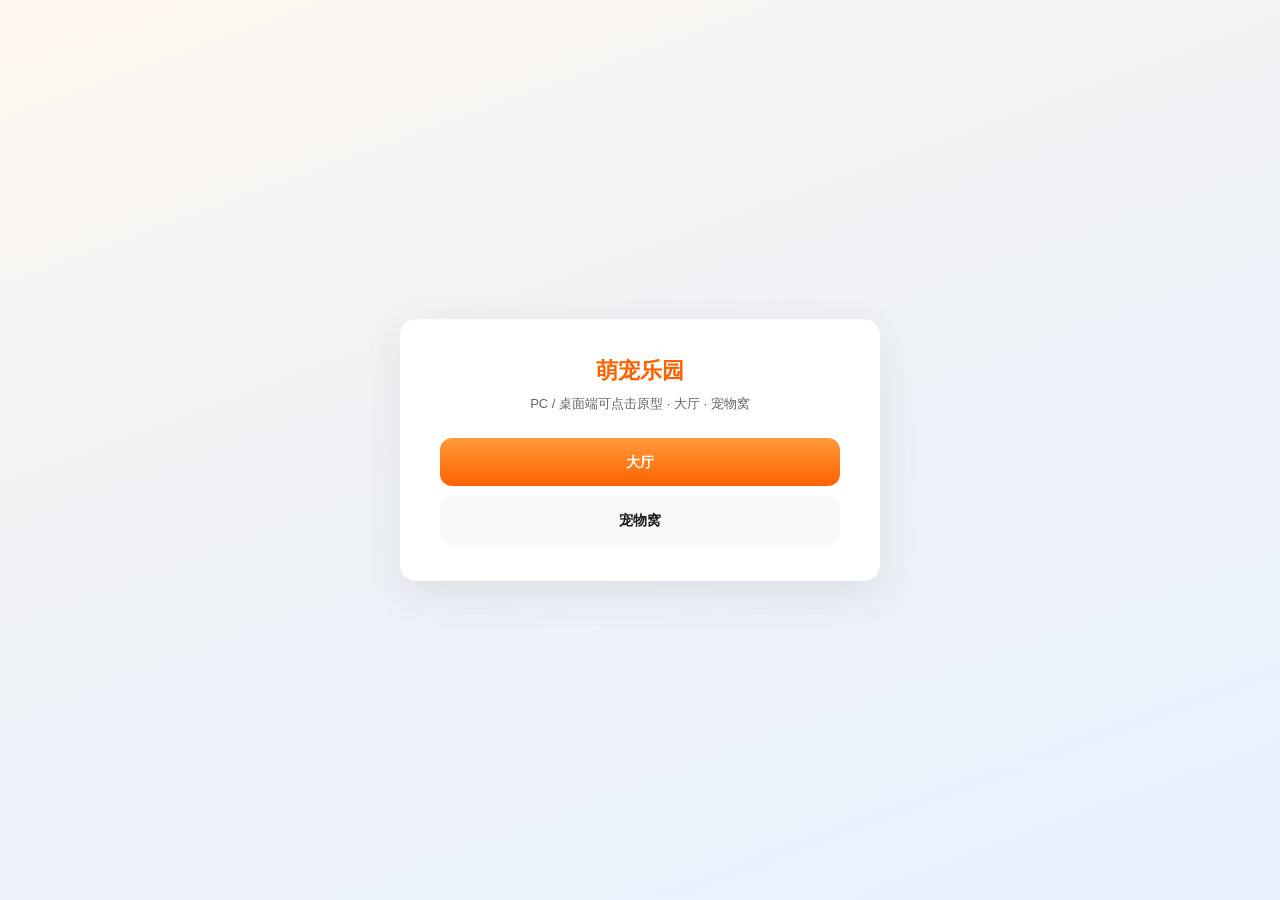
<file: c-end/index.html>
<!DOCTYPE html>
<html lang="zh-CN">
<head>
  <meta charset="UTF-8">
  <meta name="viewport" content="width=device-width, initial-scale=1.0">
  <title>萌宠乐园 · PC 端入口</title>
  <link rel="stylesheet" href="css/styles.css">
</head>
<body>
  <div class="entry-page">
    <div class="entry-card">
      <h1>萌宠乐园</h1>
      <p>PC / 桌面端可点击原型 · 大厅 · 宠物窝</p>
      <div class="entry-links">
        <a class="primary" href="lobby.html">大厅</a>
        <a class="secondary" href="pet.html?v=20260815e">宠物窝</a>
      </div>
    </div>
  </div>
</body>
</html>
</file>
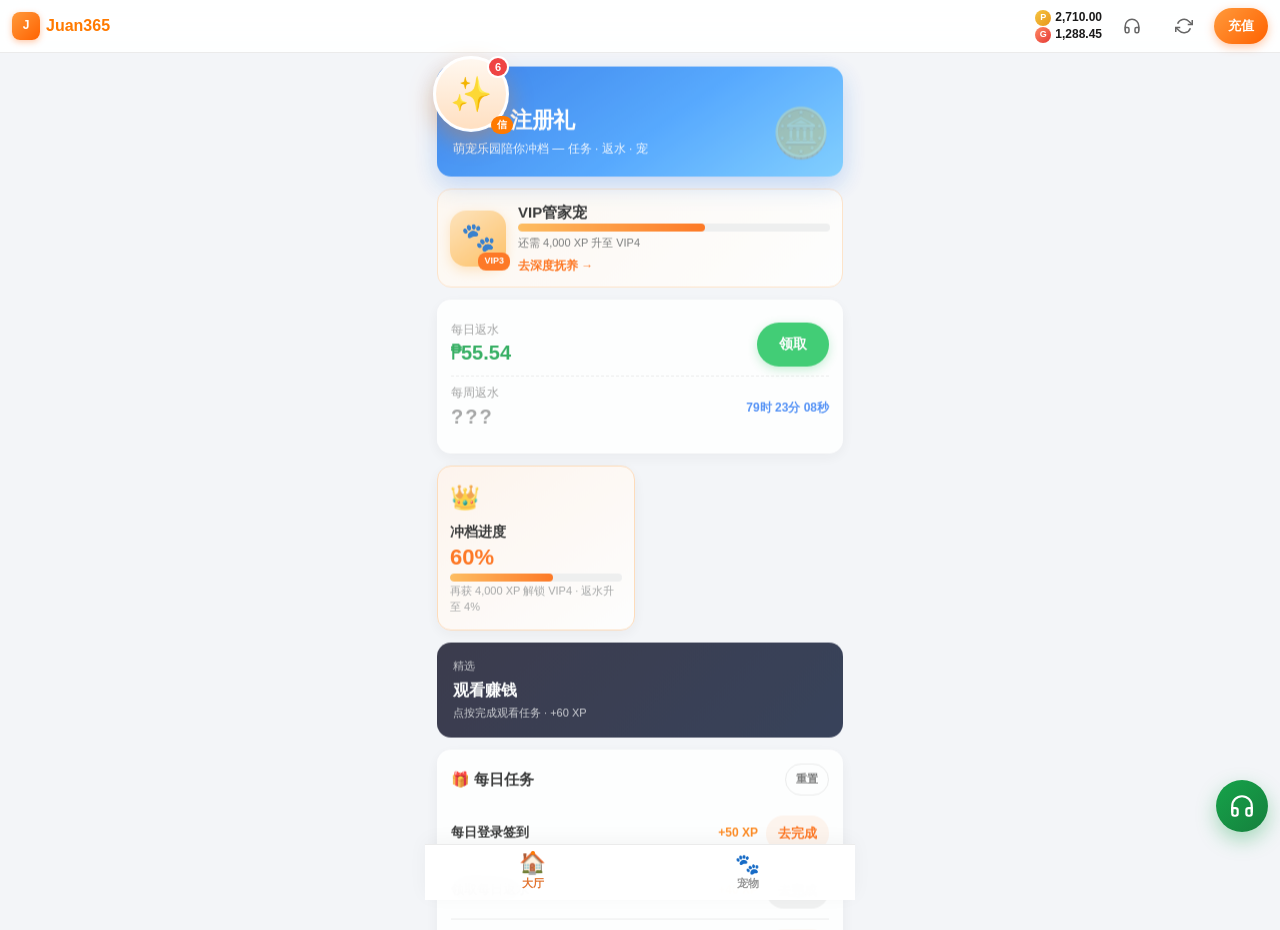
<file: h5/index.html>
<!DOCTYPE html>
<html lang="zh-CN">
<head>
  <meta charset="UTF-8">
  <meta name="viewport" content="width=device-width, initial-scale=1.0, maximum-scale=1.0, user-scalable=no, viewport-fit=cover">
  <meta name="apple-mobile-web-app-capable" content="yes">
  <meta name="format-detection" content="telephone=no">
  <title>萌宠乐园 · H5</title>
  <meta http-equiv="refresh" content="0;url=lobby.html">
  <style>
    body{font-family:-apple-system,BlinkMacSystemFont,"PingFang SC",sans-serif;padding:40px 20px;text-align:center;background:#f3f5f8;color:#333}
    a{color:#ff6200;font-weight:700}
    .links{margin-top:24px;display:flex;flex-direction:column;gap:12px;max-width:280px;margin-left:auto;margin-right:auto}
    .links a{display:block;padding:14px;background:#fff;border-radius:14px;text-decoration:none;box-shadow:0 4px 12px rgba(0,0,0,.06)}
  </style>
</head>
<body>
  <p>正在进入 H5 大厅…</p>
  <div class="links">
    <a href="lobby.html">🏠 大厅</a>
    <a href="pet.html?v=20260815e">🐾 宠物窝</a>
  </div>
</body>
</html>
</file>
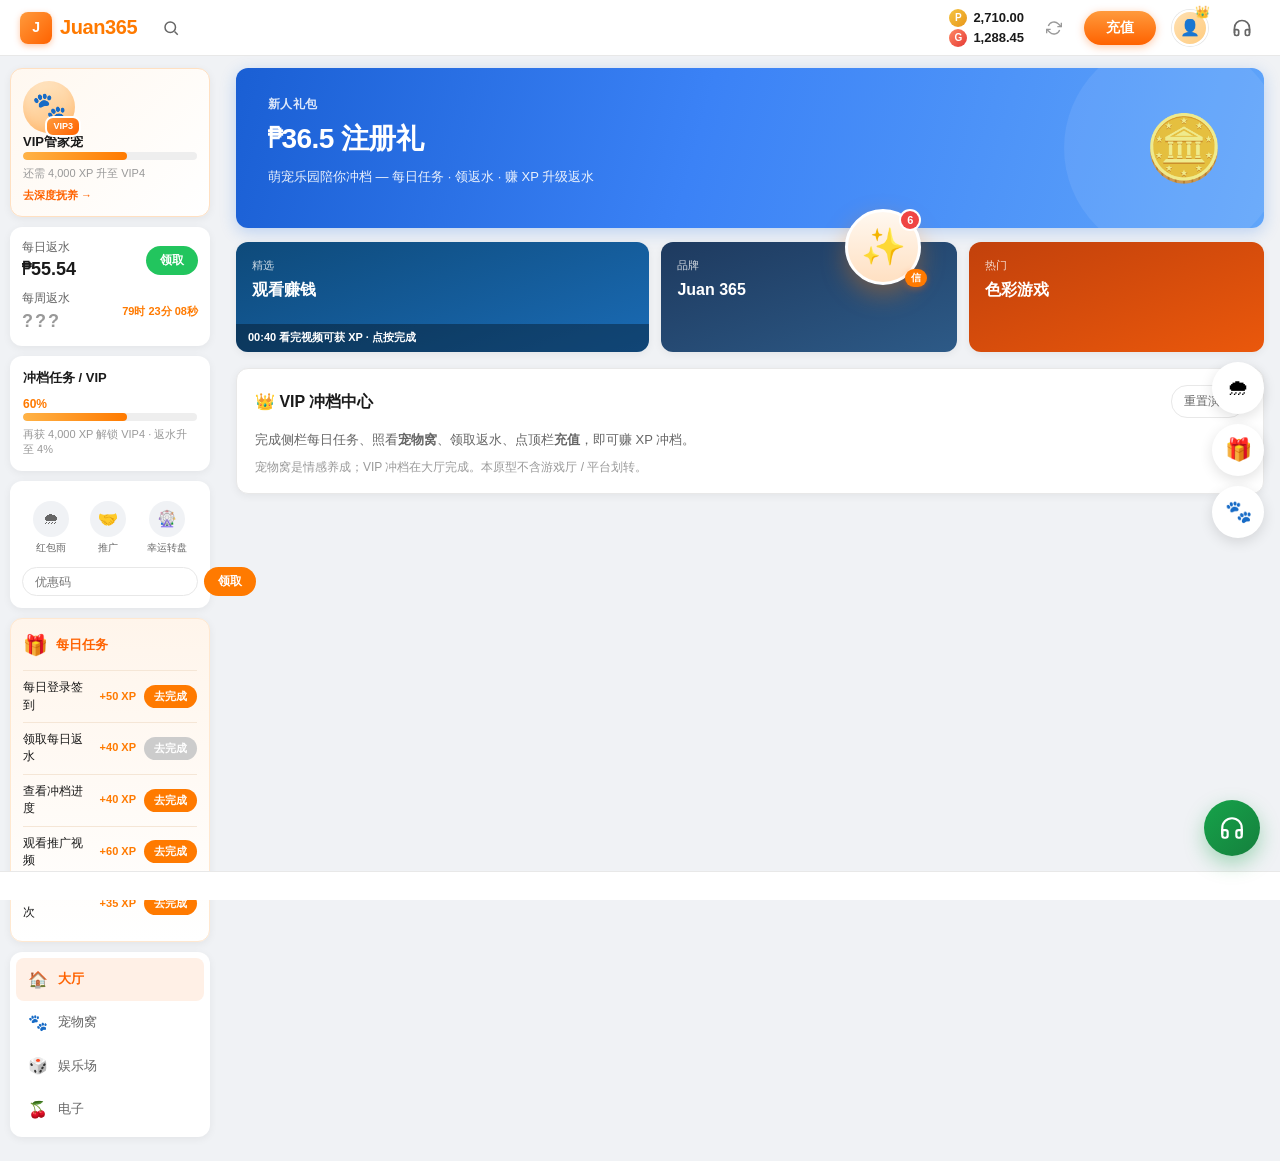
<file: c-end/lobby.html>
<!DOCTYPE html>
<html lang="zh-CN">
<head>
  <meta charset="UTF-8">
  <meta name="viewport" content="width=device-width, initial-scale=1.0">
  <title>Juan365 — 萌宠乐园 · 大厅</title>
  <link rel="stylesheet" href="css/styles.css?v=20261014e">
</head>
<body>
  <header class="c-header">
    <a href="lobby.html" class="c-logo">
      <span class="c-logo-mark">J</span>
      Juan365
    </a>
    <button class="c-search" type="button" aria-label="搜索" title="搜索">
      <svg width="18" height="18" viewBox="0 0 24 24" fill="none" stroke="currentColor" stroke-width="2">
        <circle cx="11" cy="11" r="7"/><path d="M21 21l-4.3-4.3"/>
      </svg>
    </button>
    <div class="c-header-spacer"></div>
    <div class="c-balances">
      <div class="c-bal-row">
        <span class="c-coin p">P</span>
        <span id="balP">2,710.00</span>
      </div>
      <div class="c-bal-row">
        <span class="c-coin g">G</span>
        <span id="balG">1,288.45</span>
      </div>
    </div>
    <button class="c-btn-refresh" id="btnRefresh" type="button" aria-label="刷新" title="刷新">
      <svg width="16" height="16" viewBox="0 0 24 24" fill="none" stroke="currentColor" stroke-width="2">
        <path d="M23 4v6h-6"/><path d="M1 20v-6h6"/>
        <path d="M3.51 9a9 9 0 0 1 14.85-3.36L23 10M1 14l4.64 4.36A9 9 0 0 0 20.49 15"/>
      </svg>
    </button>
    <button class="c-btn-deposit" id="btnDeposit" type="button">充值</button>
    <div class="c-avatar" title="个人资料">👤<span class="crown">👑</span></div>
    <button class="c-icon-btn" type="button" id="btnCsChat" aria-label="客服" title="在线客服">
      <svg width="20" height="20" viewBox="0 0 24 24" fill="none" stroke="currentColor" stroke-width="2">
        <path d="M3 18v-6a9 9 0 0 1 18 0v6"/>
        <path d="M21 19a2 2 0 0 1-2 2h-1a2 2 0 0 1-2-2v-3a2 2 0 0 1 2-2h3zM3 19a2 2 0 0 0 2 2h1a2 2 0 0 0 2-2v-3a2 2 0 0 0-2-2H3z"/>
      </svg>
    </button>
  </header>

  <div class="c-layout">
    <aside class="c-sidebar">
      <!-- Pet HUD → 宠物窝 -->
      <a class="pet-hud pet-hud-link" id="petHud" href="pet.html?v=20260815e" title="去照看管家宠">
        <div class="pet-avatar">🐾<span class="pet-badge" id="petBadge">VIP3</span></div>
        <div class="pet-info">
          <div class="pet-name">VIP管家宠</div>
          <div class="xp-bar"><div class="xp-bar-fill" id="petXpFill" style="width:60%"></div></div>
          <div class="pet-xp-text" id="petXpText">还需 4,000 XP 升至 VIP4</div>
          <div class="pet-hud-status" id="petHudStatus" hidden></div>
          <span class="pet-hud-cta" id="petHudCta">去照看 →</span>
        </div>
      </a>

      <!-- Daily Cashback -->
      <div class="side-card cashback">
        <div class="cb-row">
          <div>
            <div class="cb-label">每日返水</div>
            <div class="cb-amount" id="cbAmount">₱55.54</div>
          </div>
          <button class="btn-claim" id="btnClaimCb" type="button">领取</button>
        </div>
        <div class="cb-row">
          <div>
            <div class="cb-label">每周返水</div>
            <div class="cb-amount mystery">???</div>
          </div>
          <div class="cb-timer" id="weeklyTimer">79时 23分 09秒</div>
        </div>
      </div>

      <!-- Bonus Mission → VIP -->
      <div class="mission-card" id="missionCard">
        <div class="mission-title">
          <span>冲档任务 / VIP</span>
        </div>
        <div class="mission-pct" id="missionPct">60%</div>
        <div class="xp-bar"><div class="xp-bar-fill" id="missionFill" style="width:60%"></div></div>
        <div class="mission-hint" id="missionHint">再获 4,000 XP 解锁 VIP4 · 返水升至 4%</div>
      </div>

      <div class="side-card">
        <div class="quick-links">
          <div class="ql"><div class="ql-ico">🌧</div>红包雨</div>
          <div class="ql"><div class="ql-ico">🤝</div>推广</div>
          <div class="ql"><div class="ql-ico">🎡</div>幸运转盘</div>
        </div>
        <div class="promo-row">
          <input type="text" placeholder="优惠码" aria-label="优惠码">
          <button class="btn-claim btn-claim-orange" type="button">领取</button>
        </div>
      </div>

      <!-- Daily Tasks -->
      <div class="tasks-card">
        <div class="tasks-head"><span class="chest">🎁</span> 每日任务</div>
        <div class="task-item" data-task="login">
          <div class="task-desc">每日登录签到</div>
          <span class="task-xp">+50 XP</span>
          <button class="btn-task" type="button" data-action="login">去完成</button>
        </div>
        <div class="task-item" data-task="claimCashback">
          <div class="task-desc">领取每日返水</div>
          <span class="task-xp">+40 XP</span>
          <button class="btn-task" type="button" disabled data-action="claimCashback">去完成</button>
        </div>
        <div class="task-item" data-task="visitVip">
          <div class="task-desc">查看冲档进度</div>
          <span class="task-xp">+40 XP</span>
          <button class="btn-task" type="button" data-action="visitVip">去完成</button>
        </div>
        <div class="task-item" data-task="watchVideo">
          <div class="task-desc">观看推广视频</div>
          <span class="task-xp">+60 XP</span>
          <button class="btn-task" type="button" data-action="watchVideo">去完成</button>
        </div>
        <div class="task-item" data-task="carePet">
          <div class="task-desc">照料宠物一次</div>
          <span class="task-xp">+35 XP</span>
          <button class="btn-task" type="button" data-action="carePet">去完成</button>
        </div>
      </div>

      <nav class="side-nav">
        <a class="nav-item active" href="lobby.html"><span class="ico">🏠</span> 大厅</a>
        <a class="nav-item" href="pet.html?v=20260815e"><span class="ico">🐾</span> 宠物窝</a>
        <a class="nav-item" href="#promo"><span class="ico">🎲</span> 娱乐场</a>
        <a class="nav-item" href="#promo"><span class="ico">🍒</span> 电子</a>
      </nav>
    </aside>

    <main class="c-main">
      <div class="hero-banner">
        <div class="hero-kicker">新人礼包</div>
        <div class="hero-title">₱36.5 注册礼</div>
        <div class="hero-sub">萌宠乐园陪你冲档 — 每日任务 · 领返水 · 赚 XP 升级返水</div>
        <div class="hero-coins">🪙</div>
      </div>

      <div class="feature-row" id="promo">
        <div class="feat-card video" id="featWatch" role="button" tabindex="0" title="点击完成观看任务">
          <div class="feat-label">精选</div>
          <div class="feat-title">观看赚钱</div>
          <div class="feat-bar">00:40 看完视频可获 XP · 点按完成</div>
        </div>
        <div class="feat-card brand">
          <div class="feat-label">品牌</div>
          <div class="feat-title">Juan 365</div>
        </div>
        <div class="feat-card color">
          <div class="feat-label">热门</div>
          <div class="feat-title">色彩游戏</div>
        </div>
      </div>

      <section class="vip-rush-panel">
        <div class="section-head">
          <h2 class="section-title">👑 VIP 冲档中心</h2>
          <div class="section-actions">
            <button class="btn-ghost" id="btnReset" type="button" title="重置演示数据">重置演示</button>
          </div>
        </div>
        <div class="rush-copy">
          <p>完成侧栏每日任务、照看<strong>宠物窝</strong>、领取返水、点顶栏<strong>充值</strong>，即可赚 XP 冲档。</p>
          <p class="rush-note">宠物窝是情感养成；VIP 冲档在大厅完成。本原型不含游戏厅 / 平台划转。</p>
        </div>
      </section>
    </main>
  </div>

  <div class="float-rail">
    <button class="float-btn" type="button">🌧<span class="tip">红包雨</span></button>
    <button class="float-btn" type="button">🎁<span class="tip">₱36.5 礼金</span></button>
    <a class="float-btn" href="pet.html?v=20260815e">🐾<span class="tip">宠物窝</span></a>
  </div>

  <div class="c-marquee"><span>XG—负责任游戏 · 请理性娱乐 · 萌宠乐园演示原型 · 非真实博彩站点 ·</span></div>

  <!-- Level-up -->
  <div class="modal-overlay" id="levelUpModal">
    <div class="modal">
      <div class="levelup-burst">🎉</div>
      <h3 id="levelUpTitle">升级成功！</h3>
      <p id="levelUpDesc">恭喜升至 VIP4 / VIP4s</p>
      <button class="btn-ok" id="levelUpOk" type="button">太棒了</button>
    </div>
  </div>

  <div class="toast-wrap" id="toastWrap"></div>

  <script src="js/state.js?v=20261014c"></script>
  <script src="js/ui.js?v=20260815f"></script>
  <script src="js/cs-chat.js?v=20261014b"></script>
  <script src="js/pet-float.js?v=20261014f"></script>
  <script src="js/lobby.js?v=20260815e"></script>
</body>
</html>
</file>
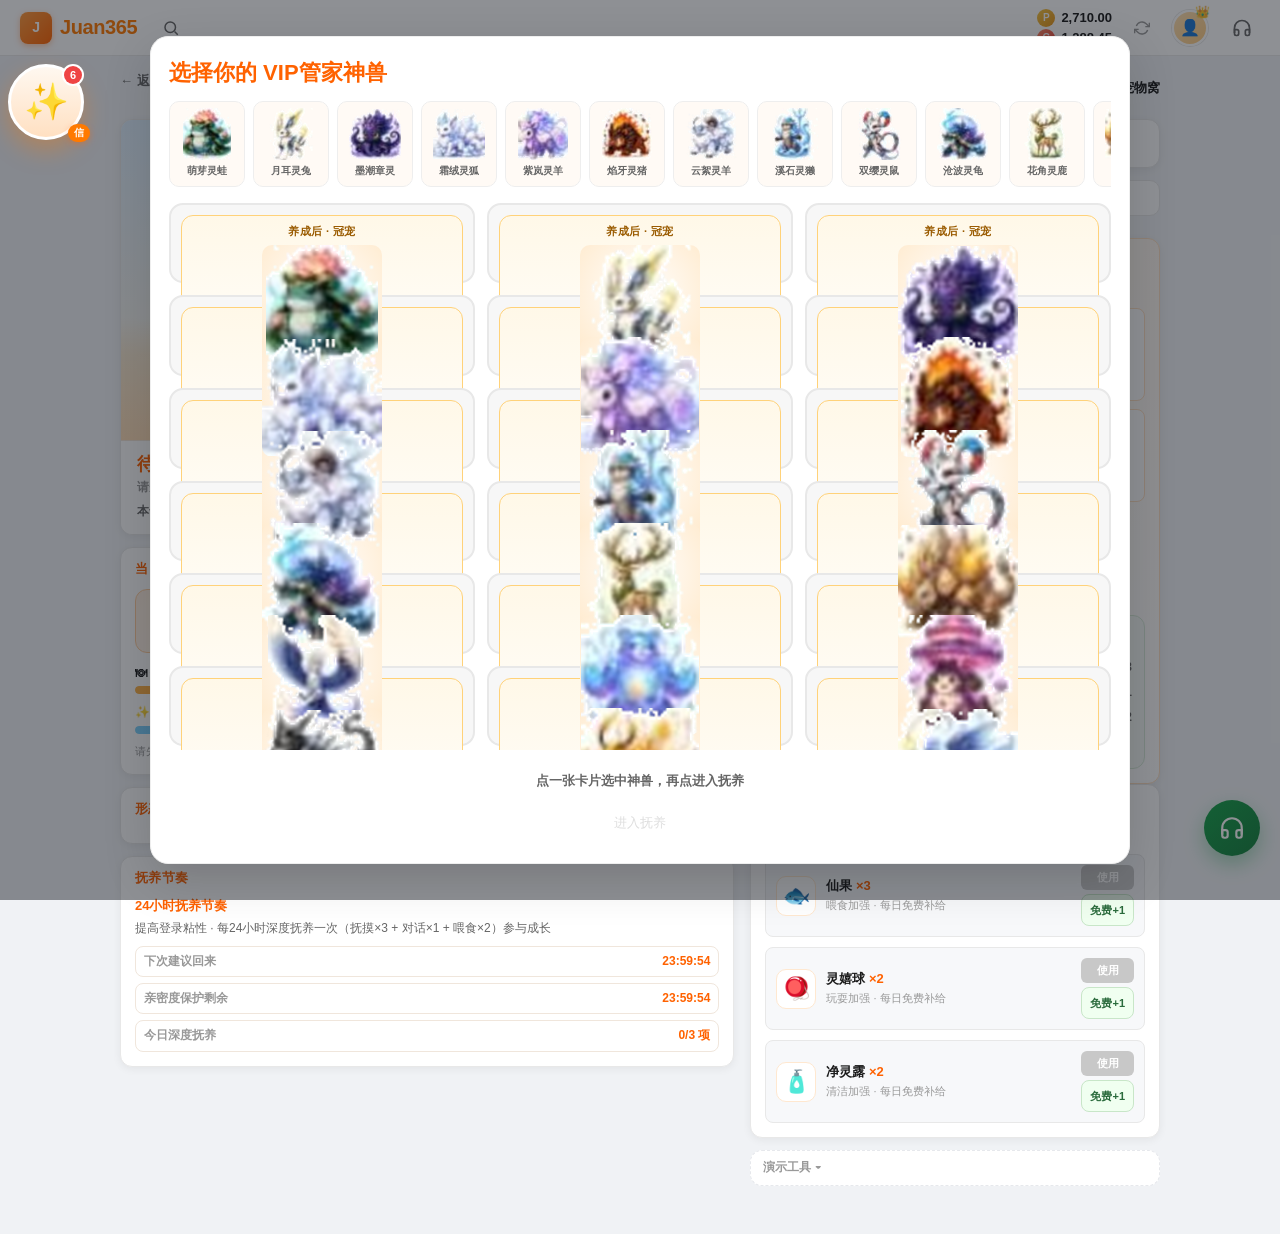
<file: c-end/pet.html>
<!DOCTYPE html>
<html lang="zh-CN">
<head>
  <meta charset="UTF-8">
  <meta name="viewport" content="width=device-width, initial-scale=1.0">
  <meta http-equiv="Cache-Control" content="no-cache, no-store, must-revalidate">
  <meta http-equiv="Pragma" content="no-cache">
  <title>宠物窝 — 萌宠乐园</title>
  <link rel="stylesheet" href="css/styles.css?v=20261014e">
</head>
<body>
  <header class="c-header">
    <a href="lobby.html" class="c-logo">
      <span class="c-logo-mark">J</span>
      Juan365
    </a>
    <button class="c-search" type="button" aria-label="搜索">
      <svg width="18" height="18" viewBox="0 0 24 24" fill="none" stroke="currentColor" stroke-width="2">
        <circle cx="11" cy="11" r="7"/><path d="M21 21l-4.3-4.3"/>
      </svg>
    </button>
    <div class="c-header-spacer"></div>
    <div class="c-balances">
      <div class="c-bal-row">
        <span class="c-coin p">P</span>
        <span id="balP">2,710.00</span>
      </div>
      <div class="c-bal-row">
        <span class="c-coin g">G</span>
        <span id="balG">1,288.45</span>
      </div>
    </div>
    <button class="c-btn-refresh" id="btnRefresh" type="button" aria-label="刷新">
      <svg width="16" height="16" viewBox="0 0 24 24" fill="none" stroke="currentColor" stroke-width="2">
        <path d="M23 4v6h-6"/><path d="M1 20v-6h6"/>
        <path d="M3.51 9a9 9 0 0 1 14.85-3.36L23 10M1 14l4.64 4.36A9 9 0 0 0 20.49 15"/>
      </svg>
    </button>
    <div class="c-avatar">👤<span class="crown">👑</span></div>
    <button class="c-icon-btn" type="button" id="btnCsChat" aria-label="客服" title="在线客服">
      <svg width="20" height="20" viewBox="0 0 24 24" fill="none" stroke="currentColor" stroke-width="2">
        <path d="M3 18v-6a9 9 0 0 1 18 0v6"/>
        <path d="M21 19a2 2 0 0 1-2 2h-1a2 2 0 0 1-2-2v-3a2 2 0 0 1 2-2h3zM3 19a2 2 0 0 0 2 2h1a2 2 0 0 0 2-2v-3a2 2 0 0 0-2-2H3z"/>
      </svg>
    </button>
  </header>

  <div class="pet-page">
    <div class="pet-page-nav">
      <a class="vip-back" href="lobby.html">← 返回大厅</a>
      <span class="pet-page-links"><span class="here">宠物窝</span></span>
    </div>

    <div class="pet-care-layout">
      <section class="pet-stage-card" aria-label="宠物舞台">
        <div class="pet-hero-card">
        <div class="pet-stage-sky" data-stage="buddy" id="petStage">
          <div class="pet-stage-floor"></div>
          <div class="pet-speech-bubble" id="petSpeechBubble" hidden aria-live="polite"></div>
          <div class="pet-stage-row">
            <div class="pet-stage-hero">
              <div class="pet-figure" id="petFigure">
                <div class="pet-glow"></div>
                <div class="pet-art" id="petArt" hidden role="img"></div>
                <div class="pet-emoji-fallback" id="petEmojiFallback" aria-hidden="true">✨</div>
                <div class="pet-react" id="petReact" aria-hidden="true"></div>
              </div>
              <div class="pet-switch-wrap" id="petSwitchWrap">
                <button type="button" class="btn-switch-species btn-switch-on-stage" id="btnSwitchSpecies">更换神兽</button>
                <button type="button" class="btn-switch-help" id="btnSwitchSpeciesHelp" aria-label="更换说明" aria-expanded="false">?</button>
                <div class="switch-help-pop" id="switchSpeciesHelpPop" hidden role="tooltip">可随时更换，新神兽继承当前形态档</div>
              </div>
            </div>
            <button type="button" class="pet-next-form" id="petNextForm" aria-label="下一形态预览" title="持续抚养可解锁">
              <span class="pet-next-lock" id="petNextLock">🔒</span>
              <span class="pet-next-art" id="petNextArt" hidden></span>
              <span class="pet-next-emoji" id="petNextEmoji">❓</span>
              <span class="pet-next-label" id="petNextLabel">下一形态</span>
              <span class="pet-next-name" id="petNextName">—</span>
              <span class="pet-next-hint" id="petNextHint">抚养满本档可进化</span>
            </button>
          </div>
        </div>
        <div class="pet-id-card pet-stage-badge">
          <div class="pet-id-top">
            <span class="pet-stage-title" id="petTitle">VIP管家宠</span>
          </div>
          <span class="pet-stage-meta" id="petMeta">幼宠 · 亲密度 Lv.1</span>
          <div class="pet-species-row">
            <span class="pet-species-hint" id="petSpeciesHint">本命神兽：待选神兽</span>
          </div>
        </div>
        </div>

        <div class="pet-panel">
          <div class="pet-panel-hd">当日抚养</div>
          <div class="pet-nurture-bar" id="petNurtureBar" aria-label="当日抚养">
            <div class="pet-nurture-bar-row">
              <button type="button" class="pet-nurture-btn" data-care="feed" data-need="eat">
                <span class="pet-nurture-ico">🍽</span>
                <strong>饱食</strong>
              </button>
              <button type="button" class="pet-nurture-btn" data-care="drink" data-need="drink">
                <span class="pet-nurture-ico">💧</span>
                <strong>喝水</strong>
              </button>
              <button type="button" class="pet-nurture-btn" data-care="clean">
                <span class="pet-nurture-ico">✨</span>
                <strong>清洁</strong>
              </button>
            </div>
          </div>
          <div class="pet-stats" id="petStats">
            <div class="pet-stat" data-stat="hunger">
              <div class="pet-stat-label"><span>🍽 饱食</span><span class="pet-stat-val" id="statHungerVal">72</span></div>
              <div class="pet-stat-bar"><div class="pet-stat-fill hunger" id="statHunger" style="width:72%"></div></div>
            </div>
            <div class="pet-stat" data-stat="mood">
              <div class="pet-stat-label"><span>😊 心情</span><span class="pet-stat-val" id="statMoodVal">68</span></div>
              <div class="pet-stat-bar"><div class="pet-stat-fill mood" id="statMood" style="width:68%"></div></div>
            </div>
            <div class="pet-stat" data-stat="clean">
              <div class="pet-stat-label"><span>✨ 清洁</span><span class="pet-stat-val" id="statCleanVal">70</span></div>
              <div class="pet-stat-bar"><div class="pet-stat-fill clean" id="statClean" style="width:70%"></div></div>
            </div>
            <div class="pet-stat" data-stat="health">
              <div class="pet-stat-label"><span>💚 健康</span><span class="pet-stat-val" id="statHealthVal">85</span></div>
              <div class="pet-stat-bar"><div class="pet-stat-fill health" id="statHealth" style="width:85%"></div></div>
            </div>
          </div>
          <p class="pet-hint" id="petHint">状态会随时间缓慢下降，记得常来照看～</p>
        </div>

        <div class="pet-panel">
          <div class="pet-panel-hd">形态成长</div>
          <div class="pet-stage-growth" id="stageGrowthMeter" aria-label="形态成长">
            <div class="pet-stage-growth-top">
              <span id="stageGrowthLabel">幼宠 → 银徽</span>
              <button type="button" class="btn-evolve" id="btnEvolve" disabled>进化</button>
            </div>
            <div class="pet-stage-growth-row">
              <span>抚养日 <b id="stageGrowthDays">0/1</b></span>
              <div class="pet-stage-growth-bar"><div class="pet-stage-growth-fill" id="stageGrowthDaysFill" style="width:0%"></div></div>
            </div>
            <div class="pet-stage-growth-row">
              <span>互动 <b id="stageGrowthActs">0/6</b></span>
              <div class="pet-stage-growth-bar"><div class="pet-stage-growth-fill acts" id="stageGrowthActsFill" style="width:0%"></div></div>
            </div>
            <div class="pet-stage-growth-row">
              <span>今日对话 <b id="stageGrowthChats">0/2</b></span>
              <div class="pet-stage-growth-bar"><div class="pet-stage-growth-fill chats" id="stageGrowthChatsFill" style="width:0%"></div></div>
            </div>
            <p class="pet-stage-growth-hint" id="stageGrowthHint">每个形态需养够时间；档越高越久。</p>
          </div>
          <div class="pet-ultimate-banner" id="ultimateRewardBanner" hidden></div>
        </div>

        <div class="pet-panel">
          <div class="pet-panel-hd">抚养节奏</div>
          <div class="nurture-cadence-card" id="nurtureCadenceCard" data-status="fresh" aria-live="polite">
            <div class="nurture-cadence-head">
              <strong id="nurtureCadenceTitle">24小时抚养节奏</strong>
            </div>
            <p class="nurture-cadence-sub" id="nurtureCadenceSub">回来完成今日深度抚养，参与神兽成长</p>
            <ul class="nurture-cadence-rows">
              <li><span>下次建议回来</span><strong id="nurtureNextDue">--:--:--</strong></li>
              <li><span>亲密度保护剩余</span><strong id="nurtureProtectRemain">--:--:--</strong></li>
              <li><span>今日深度抚养</span><strong id="nurtureDeepProgress">0/3 项</strong></li>
            </ul>
          </div>
          <div class="pet-protect-bar" id="careProtectBar" hidden title="仅亲密度等级受保护；VIP 档位不降">
            <span class="protect-ico">🛡</span>
            <span id="careProtectLabel">等级保护剩余 --:--:--</span>
            <span class="protect-note">亲密度 ≠ VIP</span>
          </div>
        </div>
      </section>

      <aside class="pet-side">
        <div class="form-switcher">
          <p class="form-switcher-hint" id="formSwitcherHint">点形态切换下面的照料页</p>
          <div class="pet-forms-gallery" id="formsGallery" aria-label="各形态预览"></div>
        </div>
        <nav class="pet-tabs" role="tablist" aria-label="宠物窝功能">
          <button type="button" class="pet-tab is-active" data-tab="care" role="tab" aria-selected="true">照料</button>
          <button type="button" class="pet-tab" data-tab="rank" role="tab" aria-selected="false">今日排名</button>
        </nav>

        <div class="form-review-page care-memoir" id="careMemoir" hidden></div>

        <div class="pet-tab-panel is-active" data-panel="care" role="tabpanel">
        <div class="pet-actions-card">
          <h2 class="pet-side-title" id="carePanelTitle">更多互动</h2>
          <p class="pet-side-sub" id="carePanelSub">抚摸、散步、合影等免费互动，计入成长</p>
          <div class="pet-actions pet-actions-grid" id="careActionGrid">
            <button type="button" class="pet-act" id="btnFeed" data-care="feed" data-need="eat">
              <span class="pet-need-dot" aria-hidden="true"></span>
              <span class="pet-act-ico">🍖</span>
              <span class="pet-act-name">喂食</span>
              <span class="pet-act-xp">亲密+1</span>
            </button>
            <button type="button" class="pet-act" id="btnPlay" data-care="play" data-need="play">
              <span class="pet-need-dot" aria-hidden="true"></span>
              <span class="pet-act-ico">🎾</span>
              <span class="pet-act-name">玩耍</span>
              <span class="pet-act-xp">亲密+1</span>
            </button>
            <button type="button" class="pet-act" id="btnDrink" data-care="drink" data-need="drink">
              <span class="pet-need-dot" aria-hidden="true"></span>
              <span class="pet-act-ico">💧</span>
              <span class="pet-act-name">喝水</span>
              <span class="pet-act-xp">亲密+1</span>
            </button>
            <button type="button" class="pet-act" id="btnClean" data-care="clean">
              <span class="pet-act-ico">🛁</span>
              <span class="pet-act-name">清洁</span>
              <span class="pet-act-xp">亲密+1</span>
            </button>
            <button type="button" class="pet-act" id="btnPat" data-care="pat">
              <span class="pet-act-ico">🖐</span>
              <span class="pet-act-name">抚摸</span>
              <span class="pet-act-xp">亲密+1</span>
            </button>
            <button type="button" class="pet-act" id="btnWalk" data-care="walk">
              <span class="pet-act-ico">🚶</span>
              <span class="pet-act-name">陪伴散步</span>
              <span class="pet-act-xp">亲密+2</span>
            </button>
            <button type="button" class="pet-act" id="btnStory" data-care="story">
              <span class="pet-act-ico">📖</span>
              <span class="pet-act-name">讲故事</span>
              <span class="pet-act-xp">亲密+1</span>
            </button>
            <button type="button" class="pet-act" id="btnSnack" data-care="snack">
              <span class="pet-act-ico">🍪</span>
              <span class="pet-act-name">喂零食</span>
              <span class="pet-act-xp">亲密+1</span>
            </button>
            <button type="button" class="pet-act" id="btnPhoto" data-care="photo">
              <span class="pet-act-ico">📷</span>
              <span class="pet-act-name">合影</span>
              <span class="pet-act-xp">亲密+2</span>
            </button>
          </div>
          <div class="pet-quests" id="intimacyQuests"></div>
        </div>

        <div class="pet-inv-card" id="careInvCard">
          <h2 class="pet-side-title">小背包</h2>
          <p class="pet-side-sub">道具效果更强 · 每日免费补给 · <strong>无付费购买</strong></p>
          <div class="pet-inv-list">
            <div class="pet-inv-row" data-item="food">
              <div class="pet-inv-ico">🐟</div>
              <div class="pet-inv-info">
                <div class="pet-inv-name">仙果 <span class="pet-inv-qty" id="invFood">×3</span></div>
                <div class="pet-inv-desc">喂食加强 · 每日免费补给</div>
              </div>
              <div class="pet-inv-btns">
                <button type="button" class="btn-pet-use" data-use="feed">使用</button>
                <button type="button" class="btn-pet-free" data-free="food">免费+1</button>
              </div>
            </div>
            <div class="pet-inv-row" data-item="toy">
              <div class="pet-inv-ico">🪀</div>
              <div class="pet-inv-info">
                <div class="pet-inv-name">灵嬉球 <span class="pet-inv-qty" id="invToy">×2</span></div>
                <div class="pet-inv-desc">玩耍加强 · 每日免费补给</div>
              </div>
              <div class="pet-inv-btns">
                <button type="button" class="btn-pet-use" data-use="play">使用</button>
                <button type="button" class="btn-pet-free" data-free="toy">免费+1</button>
              </div>
            </div>
            <div class="pet-inv-row" data-item="soap">
              <div class="pet-inv-ico">🧴</div>
              <div class="pet-inv-info">
                <div class="pet-inv-name">净灵露 <span class="pet-inv-qty" id="invSoap">×2</span></div>
                <div class="pet-inv-desc">清洁加强 · 每日免费补给</div>
              </div>
              <div class="pet-inv-btns">
                <button type="button" class="btn-pet-use" data-use="clean">使用</button>
                <button type="button" class="btn-pet-free" data-free="soap">免费+1</button>
              </div>
            </div>
          </div>
        </div>
        </div><!-- /care panel -->

        <div class="pet-tab-panel" data-panel="chat" role="tabpanel" hidden aria-hidden="true" style="display:none">
          <div class="pet-panel-card pet-chat-card">
            <div class="pet-chat-head">
              <span class="pet-chat-ava" aria-hidden="true">🐾</span>
              <div>
                <h2 class="pet-side-title">和萌宠对话</h2>
                <p class="pet-side-sub">神兽在线 · 对话计入今日深度抚养 · 近 20 条</p>
              </div>
            </div>
            <div class="pet-chat-log" id="chatLog" aria-live="polite"></div>
            <div class="pet-chat-chips" id="chatChips"></div>
            <form class="pet-chat-form" id="chatForm">
              <input type="text" id="chatInput" maxlength="80" placeholder="跟萌宠说点什么…" autocomplete="off">
              <button type="submit" class="btn-ok" id="chatSend">发送</button>
            </form>
          </div>
        </div>

        <div class="pet-tab-panel" data-panel="friends" role="tabpanel" hidden aria-hidden="true" style="display:none">
          <div class="pet-panel-card">
            <h2 class="pet-side-title">好友帮养</h2>
            <p class="pet-side-sub">正向轻社交 · 无偷无抢 · 每日可帮养 <strong id="helpQuotaLabel">0/3</strong> 次 · 每次 +15 今日积分</p>
            <div class="pet-friends-list" id="friendsList"></div>
          </div>
        </div>

        <div class="pet-tab-panel" data-panel="rank" role="tabpanel" hidden>
          <div class="pet-panel-card">
            <h2 class="pet-side-title">今日排名</h2>
            <p class="pet-side-sub">喂食 / 玩耍 / 清洁 / 帮养好友均可获得今日积分 · 每日 0 点清零（累计分保留）</p>
            <div class="pet-rank-me" id="rankMeBanner">
              <span>我的排名 <strong id="rankMePos">—</strong></span>
              <span>今日 <strong id="rankMePts">0</strong> 分</span>
              <span>累计 <strong id="rankAllPts">0</strong></span>
            </div>
            <table class="pet-rank-table">
              <thead>
                <tr>
                  <th>排名</th>
                  <th>用户名</th>
                  <th>宠物名称</th>
                </tr>
              </thead>
              <tbody id="rankList"></tbody>
            </table>
          </div>
        </div>

        <details class="pet-demo-fold">
          <summary>演示工具</summary>
          <div class="demo-bar pet-demo-bar">
            <button class="btn-ghost" id="btnDemoCare" type="button" title="演示：填满本档抚养日、互动与今日对话">本档抚养完成</button>
            <button class="btn-ghost" id="btnDemoGold" type="button" title="演示：直接养成到金甲，便于点前面的档看回顾">养成到金甲</button>
            <button class="btn-ghost" id="btnDemoProtect" type="button" title="将上次互动拨回 24h 前">经过24小时</button>
            <button class="btn-ghost" id="btnDemoNeeds" type="button" title="演示：需求到期提醒">需求提醒</button>
            <button class="btn-ghost" id="btnDemoVip5" type="button" title="演示冲至 VIP5 打开奖励自选">VIP5 终极奖励</button>
            <button class="btn-ghost" id="btnDemoInbox" type="button" title="演示：悬浮对话展示未读站内信">未读站内信</button>
            <button class="btn-ghost" id="btnReset" type="button">重置演示</button>
            <a class="btn-ghost" href="lobby.html">← 大厅</a>
          </div>
        </details>
      </aside>
    </div>
  </div>

  <!-- First-visit species pick (cannot dismiss without choosing) -->
  <div class="species-pick-overlay" id="speciesPickOverlay" hidden aria-hidden="true">
    <div class="species-pick-panel" role="dialog" aria-modal="true" aria-labelledby="speciesPickTitle">
      <div class="species-pick-head">
        <h2 id="speciesPickTitle">选择你的 VIP管家神兽</h2>
      </div>
      <div class="species-pick-roster" id="speciesPickRoster" aria-label="六神兽"></div>
      <div class="species-pick-grid" id="speciesPickGrid"></div>
      <div class="species-pick-actions">
        <p class="species-pick-hint" id="speciesPickHint">点一张卡片选中神兽</p>
        <button type="button" class="btn-ok" id="speciesPickConfirm" disabled>进入抚养</button>
      </div>
    </div>
  </div>

  <!-- Newbie guide overlay -->
  <div class="guide-overlay" id="guideOverlay" hidden>
    <div class="guide-card">
      '<div class="guide-step-dot" id="guideStepLabel">新手 1/6</div>
      <h3 id="guideTitle">认识 VIP管家宠</h3>
      <p id="guideDesc">欢迎来到宠物窝！我是你的 VIP管家宠，一起开始 QQ 宠物式照料吧～</p>
      <div class="guide-actions">
        <button type="button" class="btn-ok" id="guidePrimary">下一步</button>
        <button type="button" class="btn-ghost" id="guideSkip">跳过引导</button>
      </div>
    </div>
  </div>

  <div class="modal-overlay" id="levelUpModal">
    <div class="modal">
      <div class="levelup-burst">🎉</div>
      <h3 id="levelUpTitle">升级成功！</h3>
      <p id="levelUpDesc">恭喜升至 VIP4 / VIP4s</p>
      <button class="btn-ok" id="levelUpOk" type="button">太棒了</button>
    </div>
  </div>

  <div class="modal-overlay" id="evolveModal">
    <div class="modal pet-evolve-modal">
      <h3>亲密度进化</h3>
      <div class="evolve-current" id="evolveCurrent"></div>
      <ul class="evolve-rules" id="evolveRules"></ul>
      <p class="evolve-pick-label">进化将升一阶形态。换种请用「更换神兽」（随时，新神兽继承当前档）。</p>
      <div class="pet-species-picks" id="evolveSpeciesPicks"></div>
      <div class="evolve-actions">
        <button type="button" class="btn-ok" id="evolveConfirm">确认进化</button>
        <button type="button" class="btn-ghost" id="evolveCancel">取消</button>
      </div>
    </div>
  </div>

  <div class="modal-overlay" id="switchSpeciesModal">
    <div class="modal pet-evolve-modal">
      <h3>更换神兽</h3>
      <div class="evolve-current" id="switchSpeciesCurrent"></div>
      <p class="evolve-pick-label" id="switchSpeciesHint">新神兽将升至你当前的形态档，抚养进度保留。</p>
      <div class="pet-species-picks" id="switchSpeciesPicks"></div>
      <div class="evolve-actions">
        <button type="button" class="btn-ok" id="switchSpeciesConfirm">确认更换</button>
        <button type="button" class="btn-ghost" id="switchSpeciesCancel">取消</button>
      </div>
    </div>
  </div>

  <div class="modal-overlay" id="ultimateRewardModal">
    <div class="modal pet-ultimate-modal">
      <div id="ultimateRewardHead"></div>
      <p class="ult-pick-label">请选择 <strong>1</strong> 项养成达成奖励（非充值 · 本品种仅一次）</p>
      <div class="ult-reward-picks" id="ultimateRewardPicks"></div>
      <p class="ult-note" id="ultimateRewardNote">养成达成奖励，非充值。</p>
      <div class="evolve-actions">
        <button type="button" class="btn-ok" id="ultimateRewardConfirm">确认领取</button>
        <button type="button" class="btn-ghost" id="ultimateRewardCancel">稍后</button>
      </div>
    </div>
  </div>

  <div class="modal-overlay" id="ultimateCelebrateModal">
    <div class="modal">
      <div class="levelup-burst">👑</div>
      <h3 id="ultimateCelebrateTitle">终极形态奖励已发放！</h3>
      <p id="ultimateCelebrateDesc">养成达成，非充值</p>
      <button class="btn-ok" id="ultimateCelebrateOk" type="button">太棒了</button>
    </div>
  </div>

  <div class="toast-wrap" id="toastWrap"></div>

  <script src="js/state.js?v=20261014c"></script>
  <script src="js/ui.js?v=20260815f"></script>
  <script src="js/cs-chat.js?v=20261014b"></script>
  <script src="js/pet-float.js?v=20261014f"></script>
  <script src="js/pet.js?v=20261014b"></script>
</body>
</html>
</file>
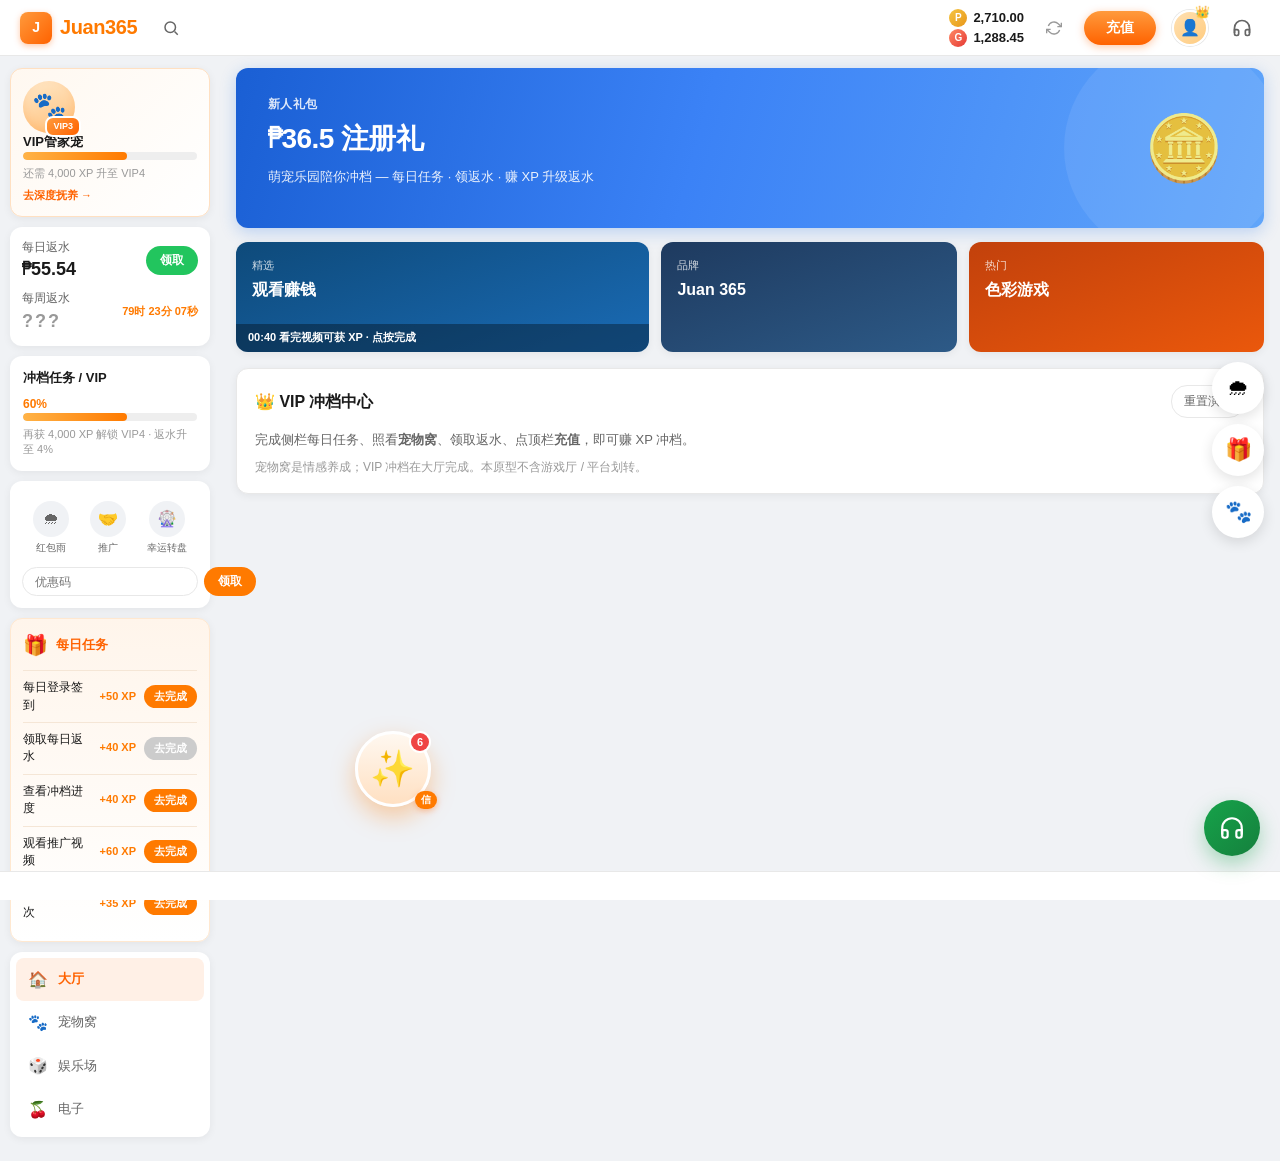
<file: c-end/vip.html>
<!DOCTYPE html>
<html lang="zh-CN">
<head>
  <meta charset="UTF-8">
  <meta http-equiv="refresh" content="0;url=lobby.html">
  <title>萌宠乐园</title>
  <script>location.replace('lobby.html');</script>
</head>
<body>
  <p><a href="lobby.html">返回大厅</a></p>
</body>
</html>
</file>
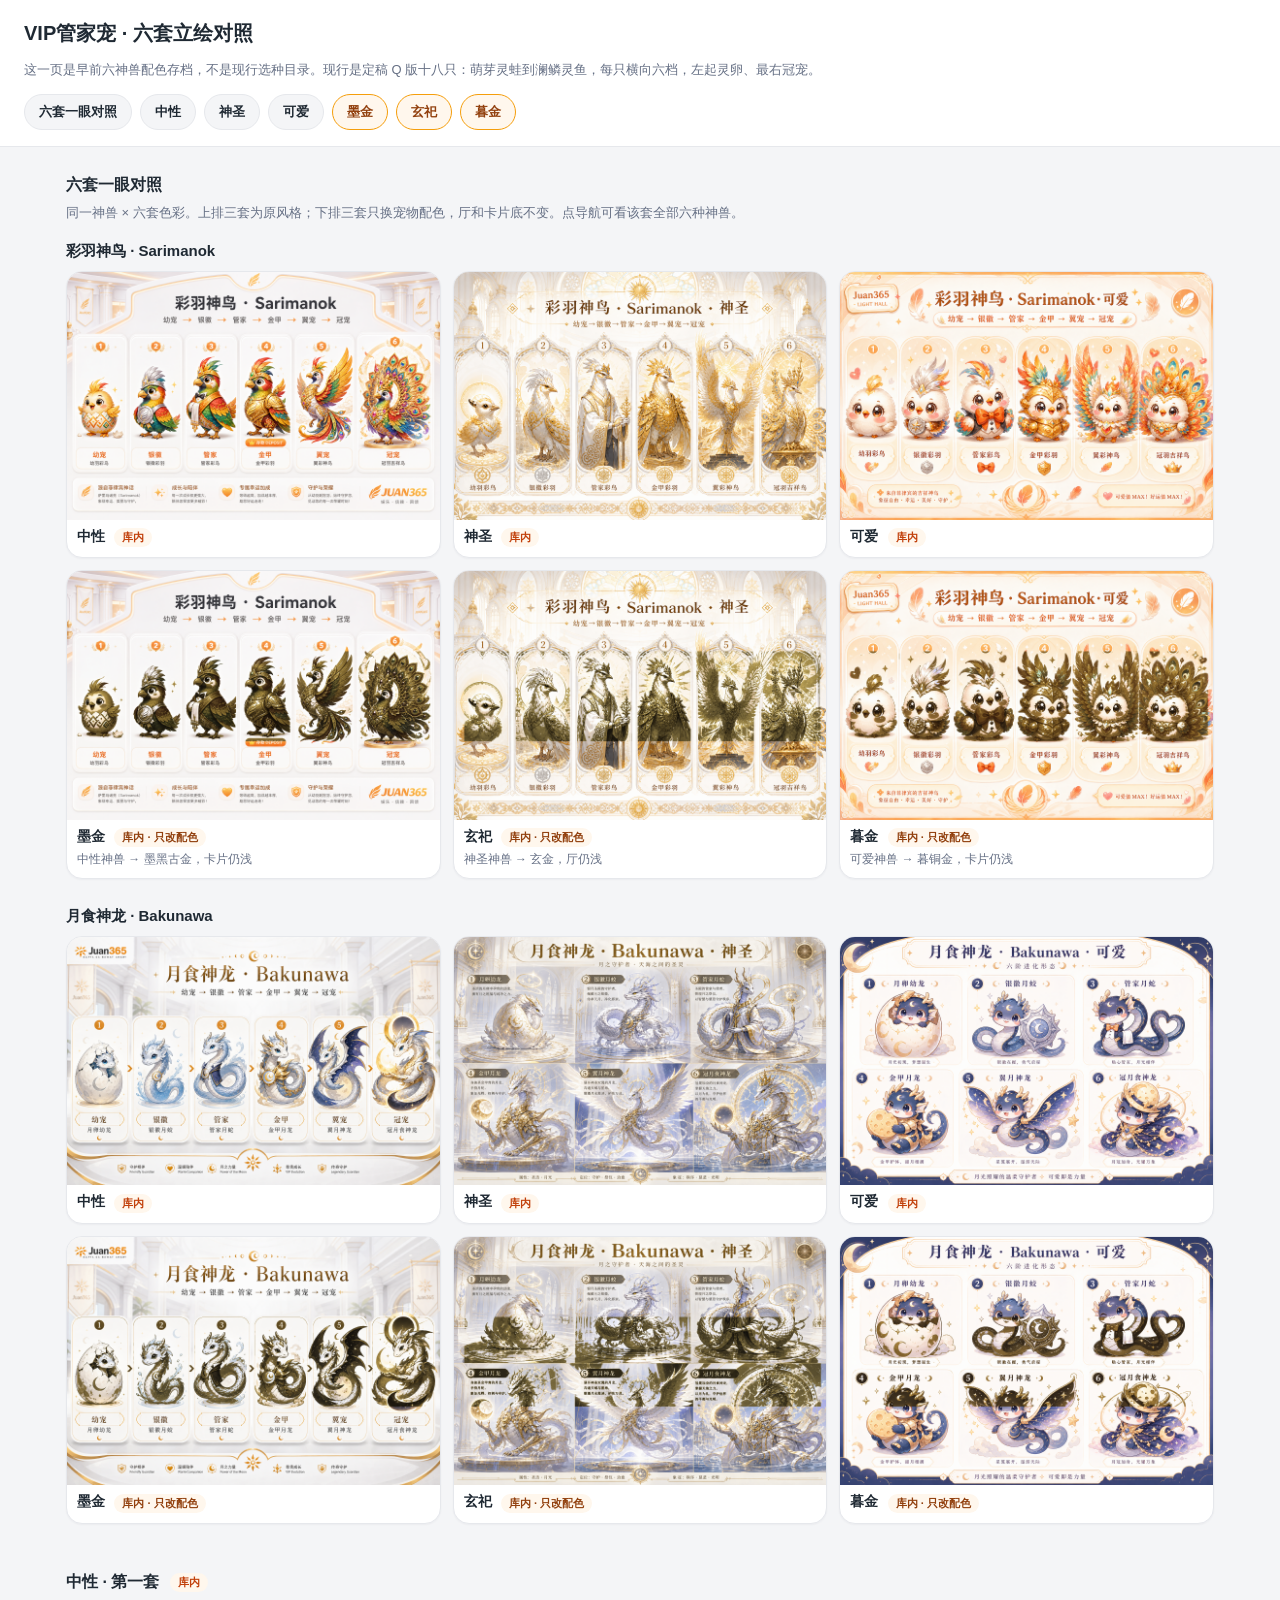
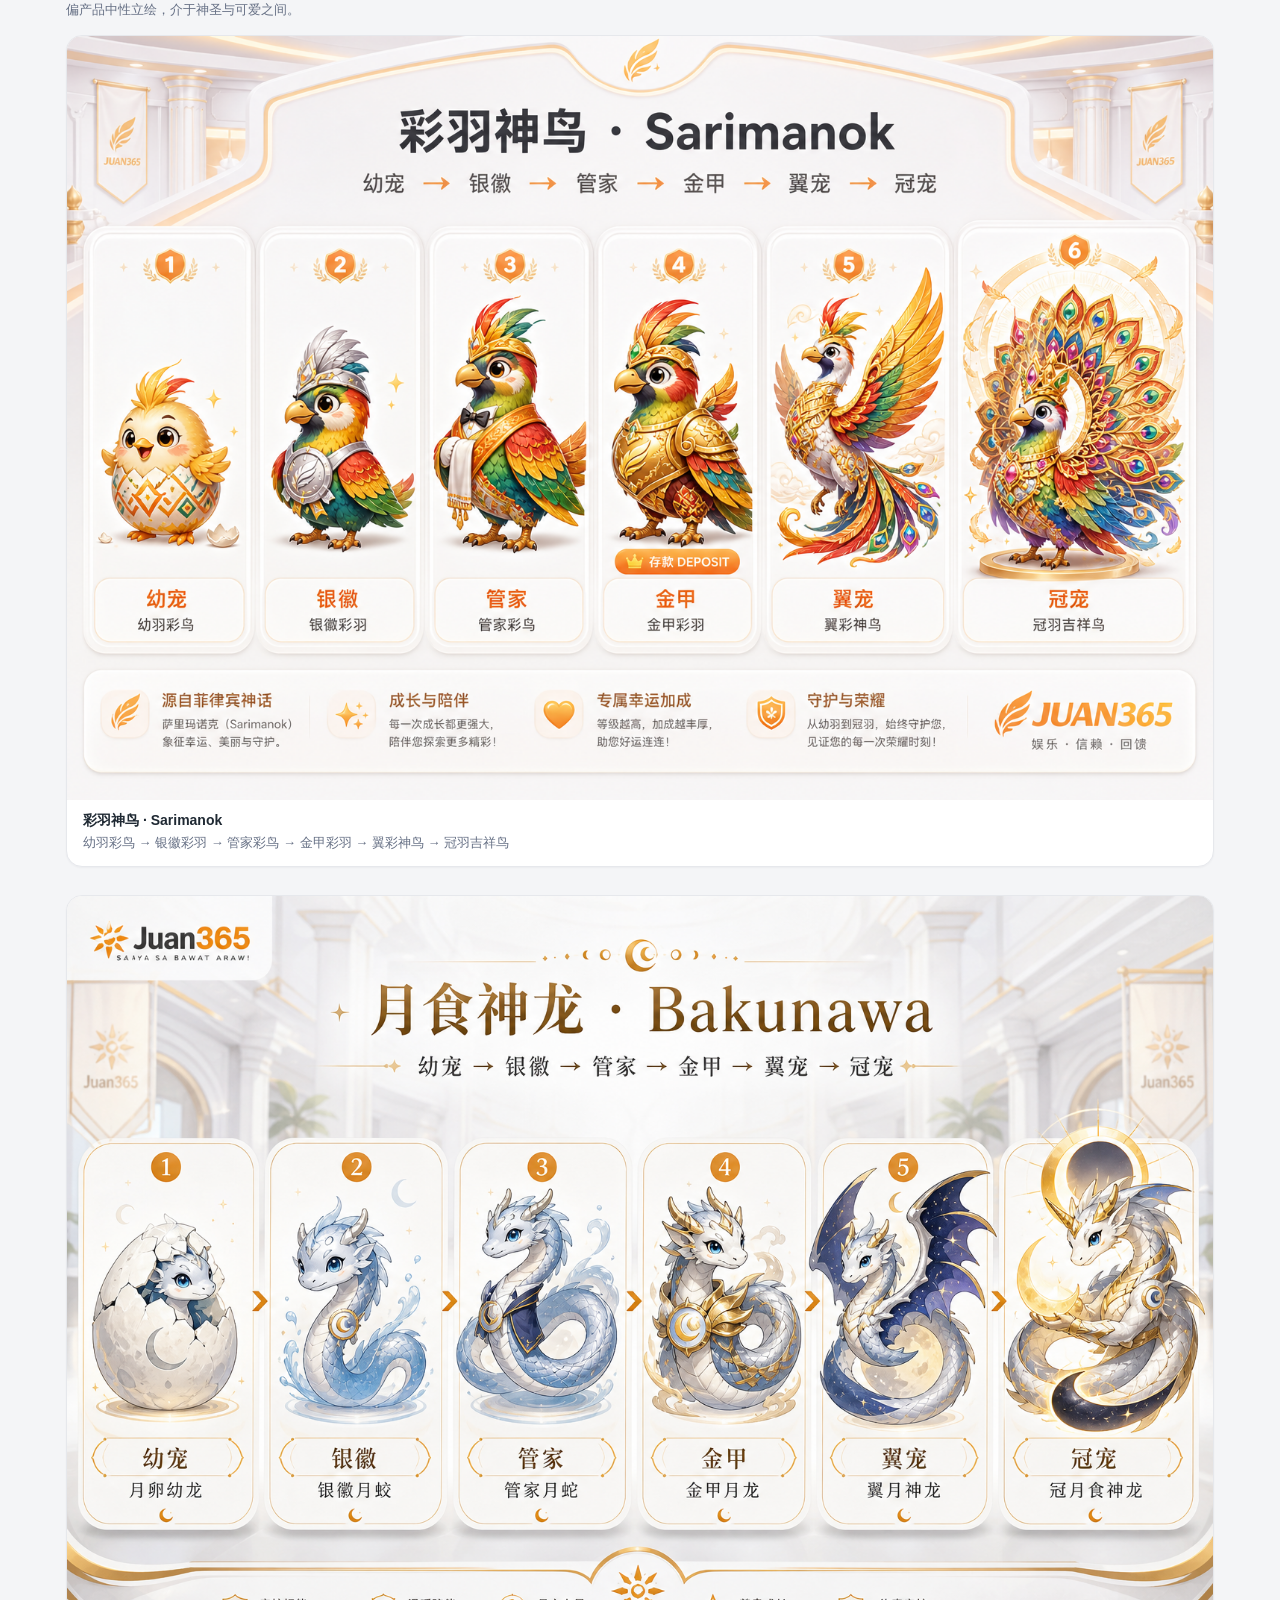
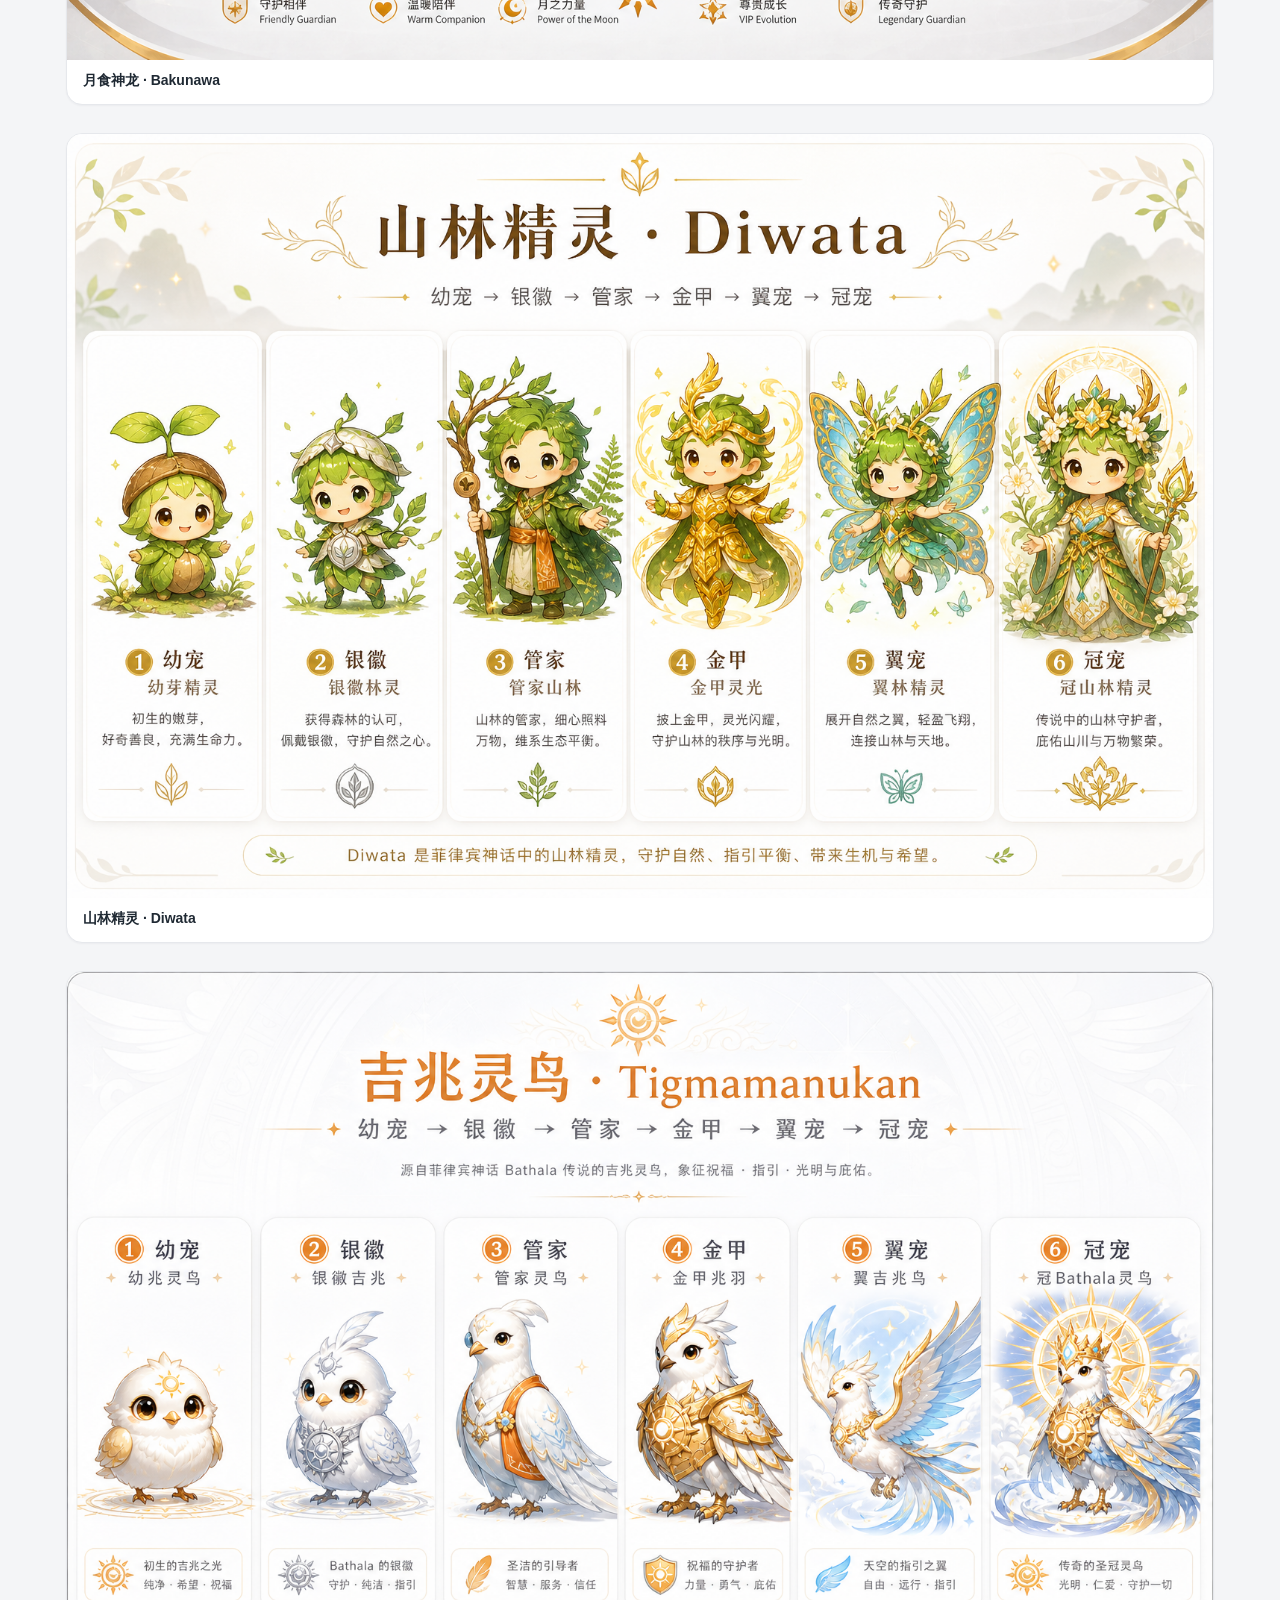
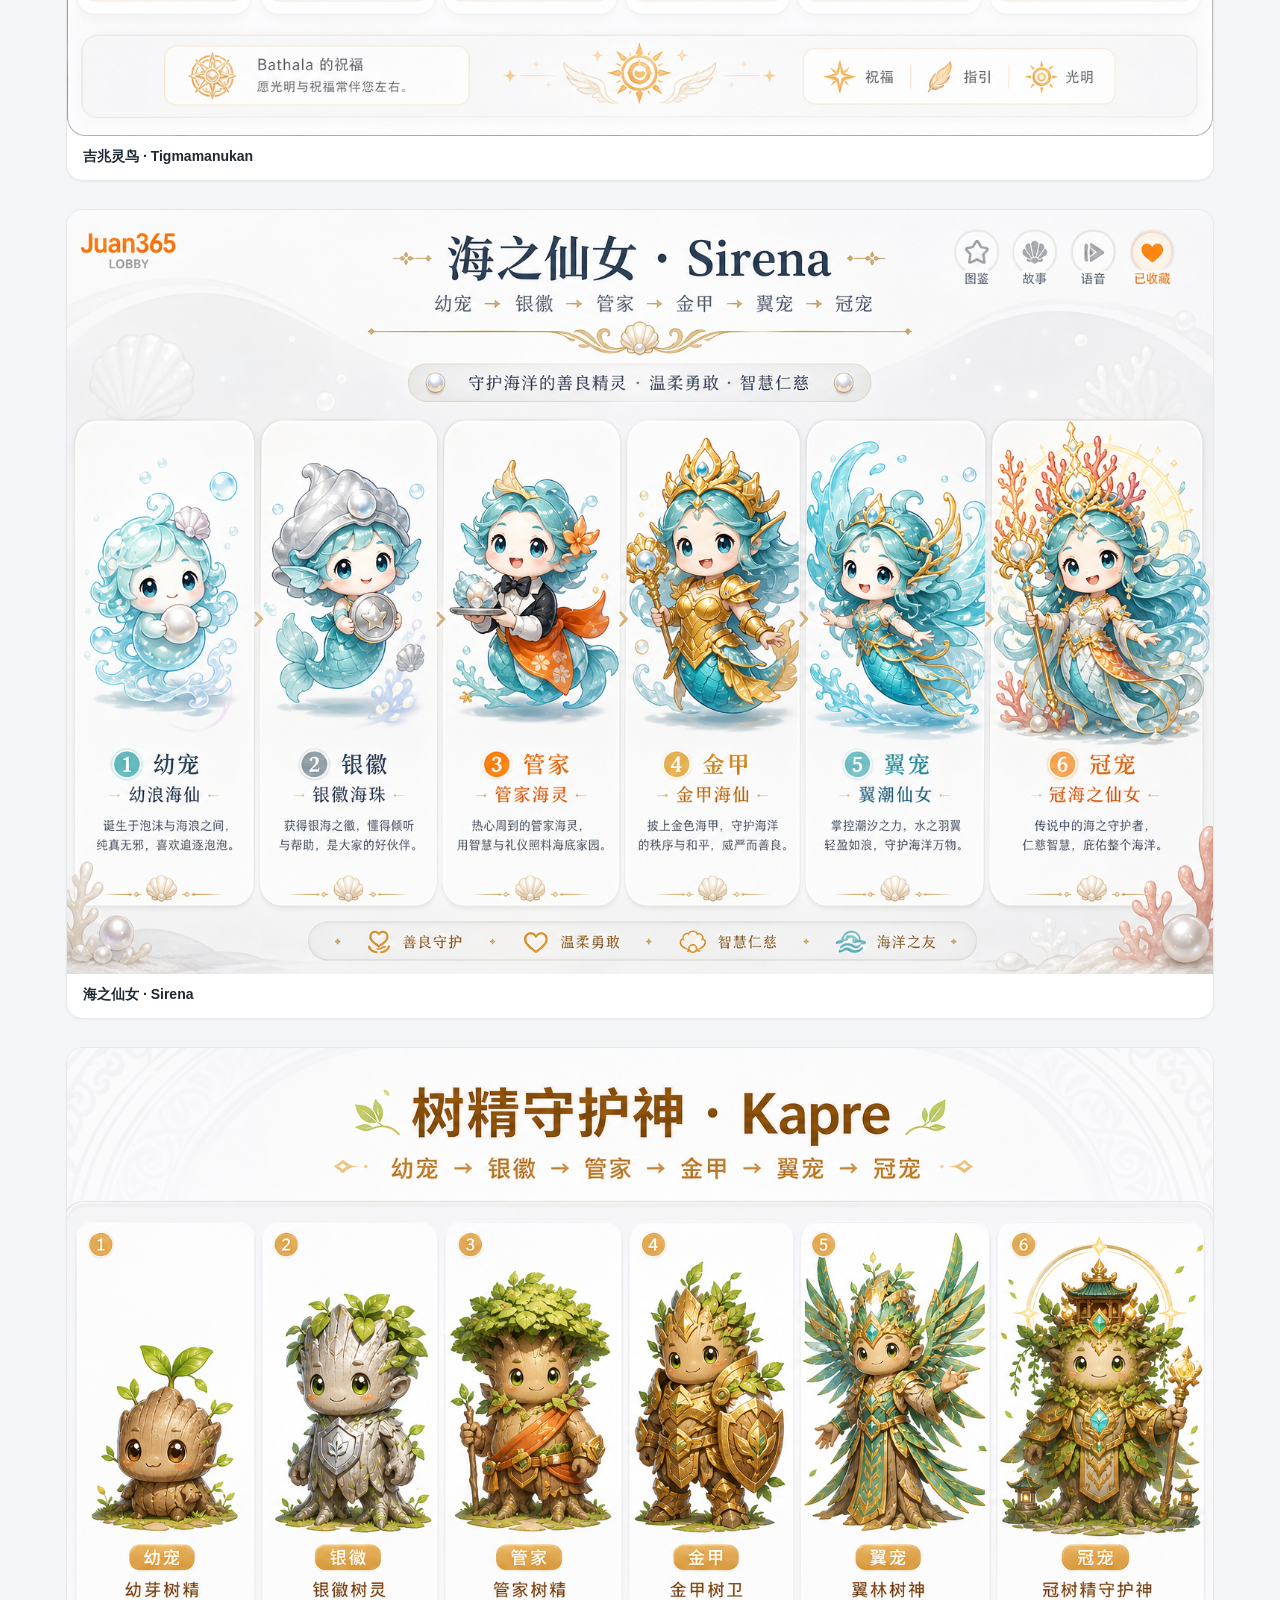
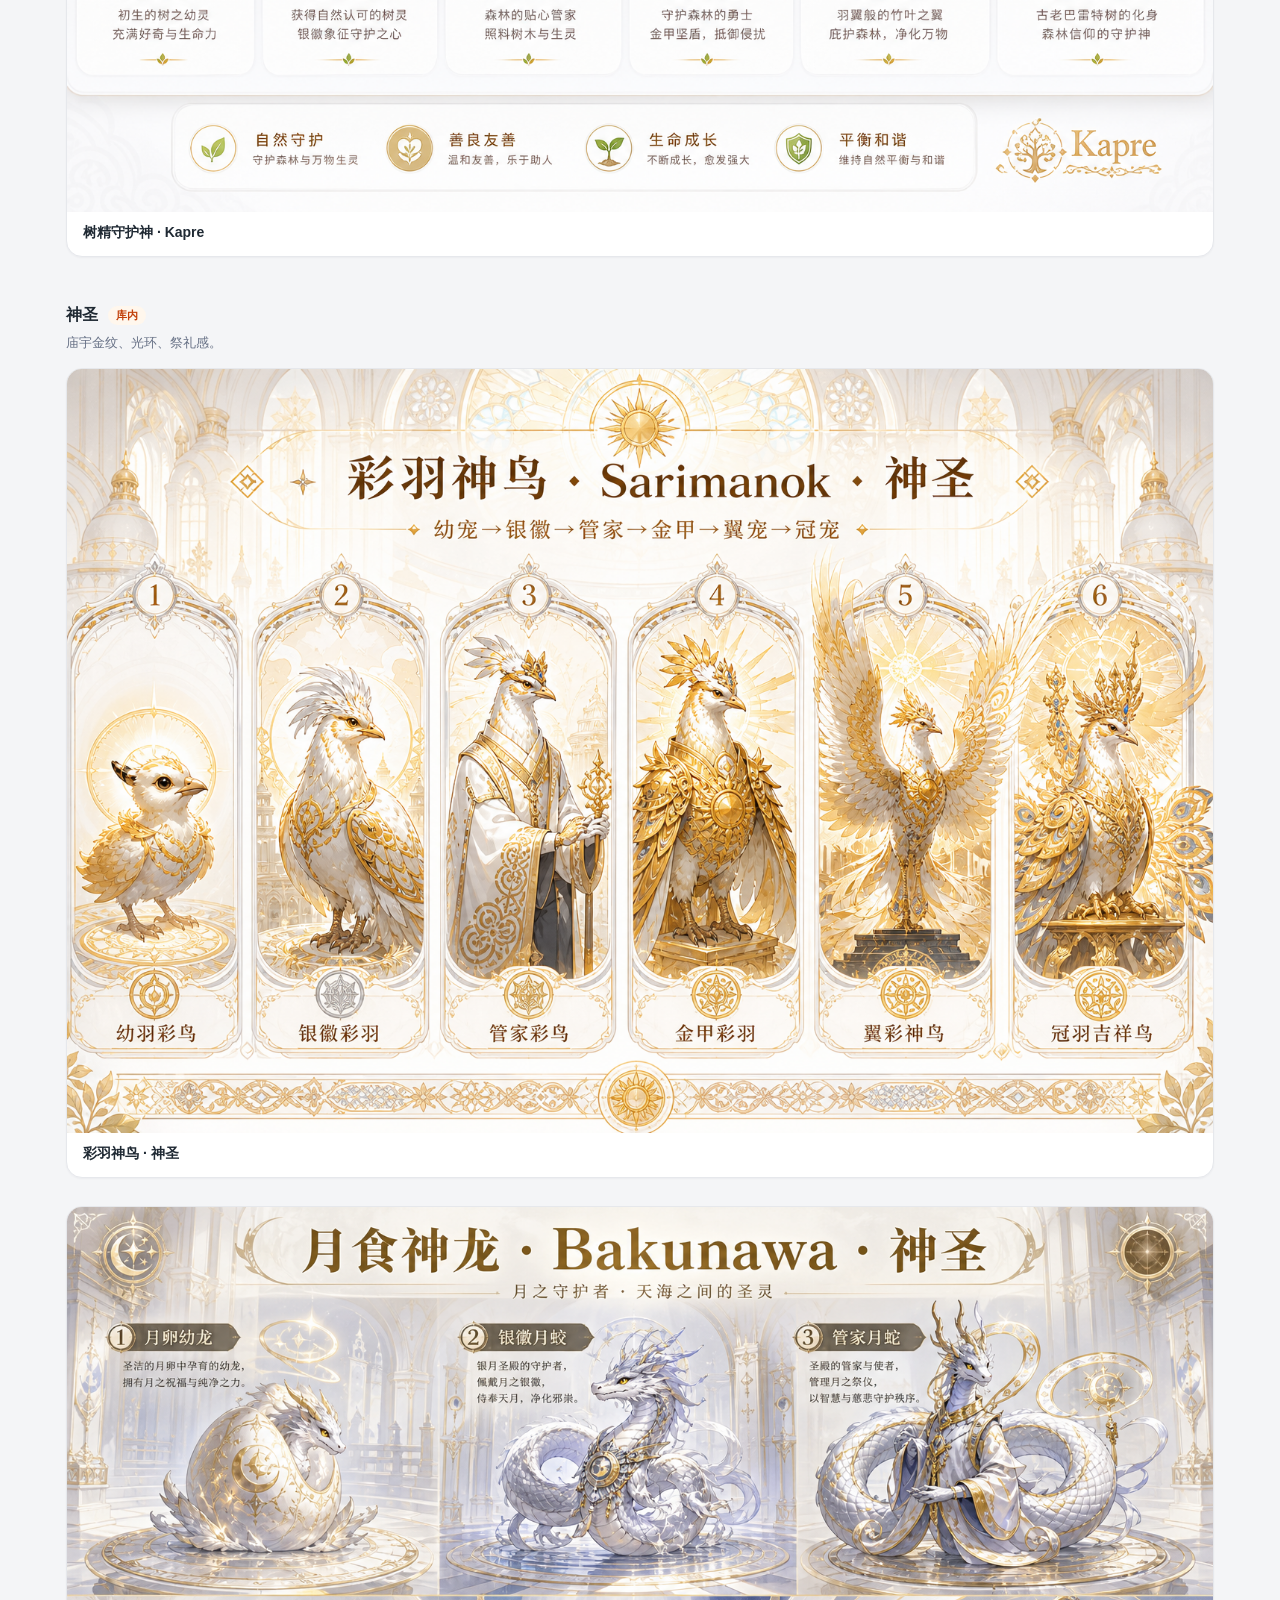
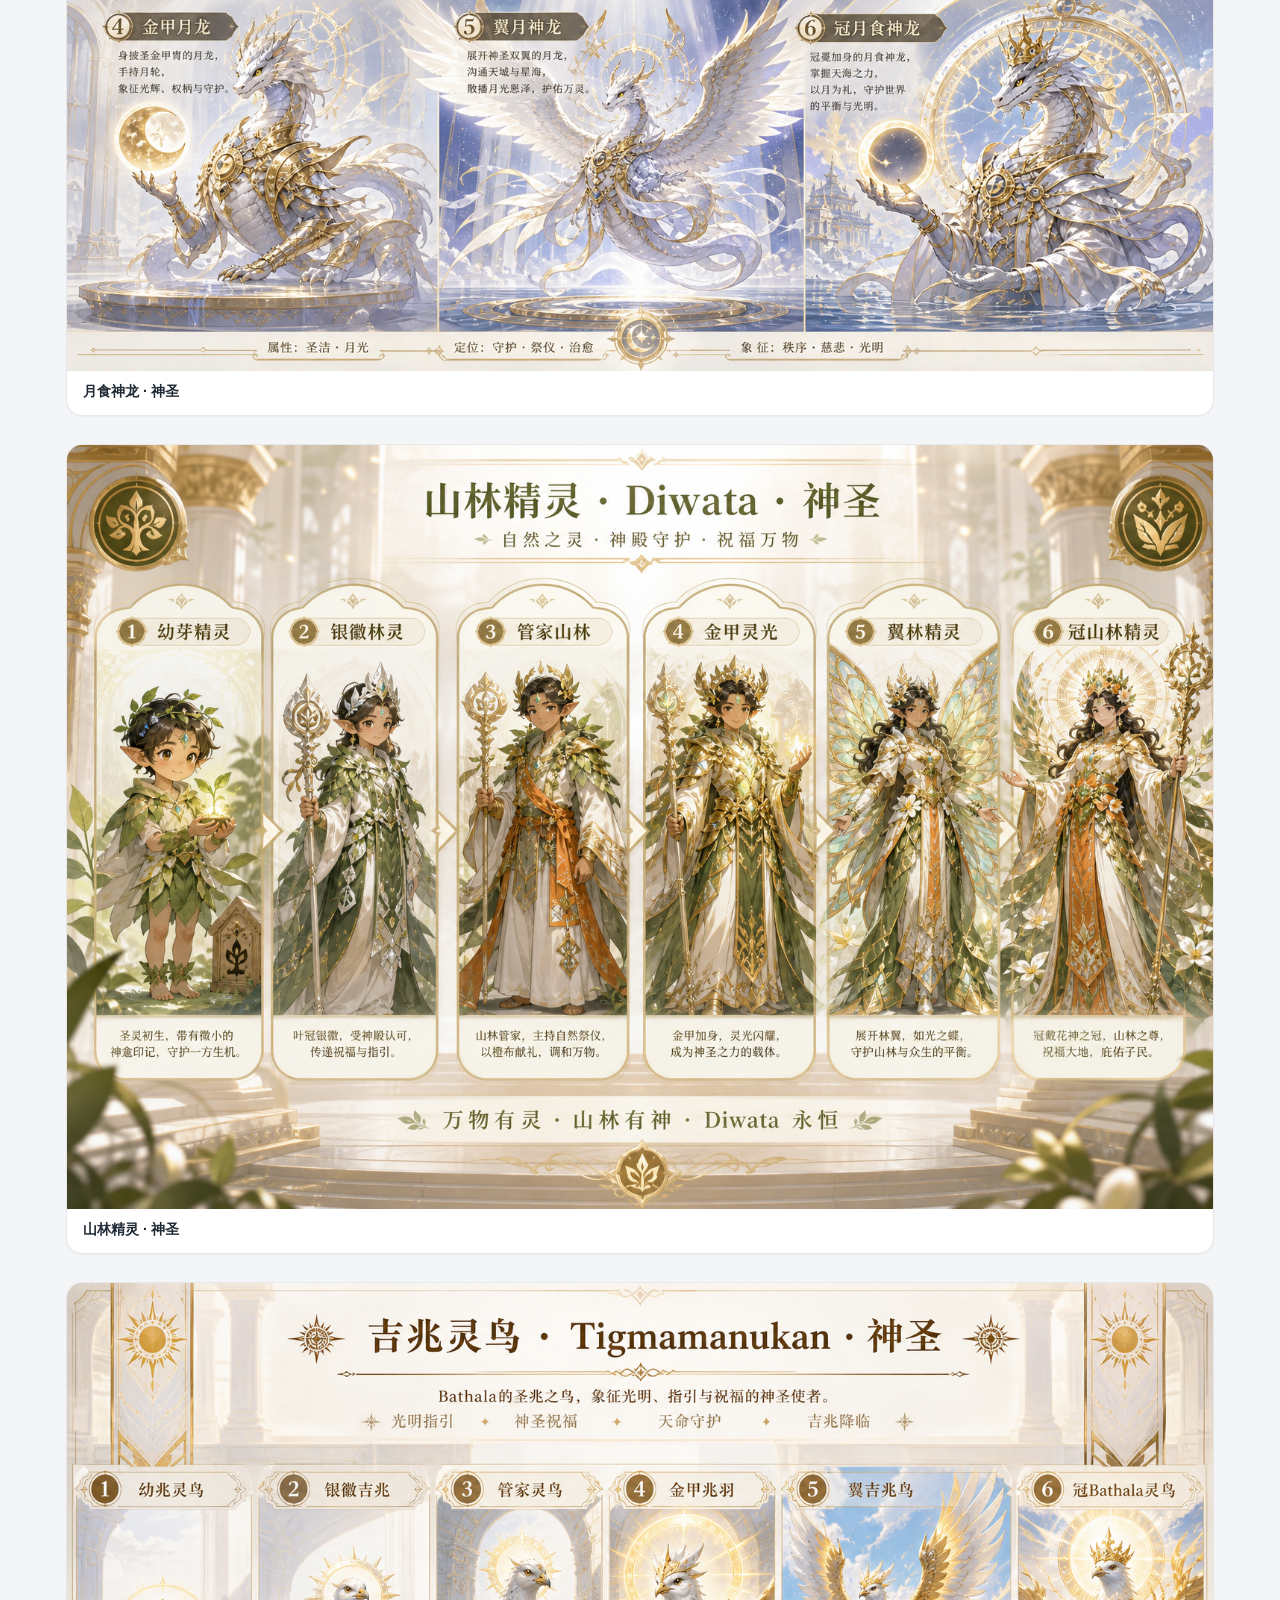
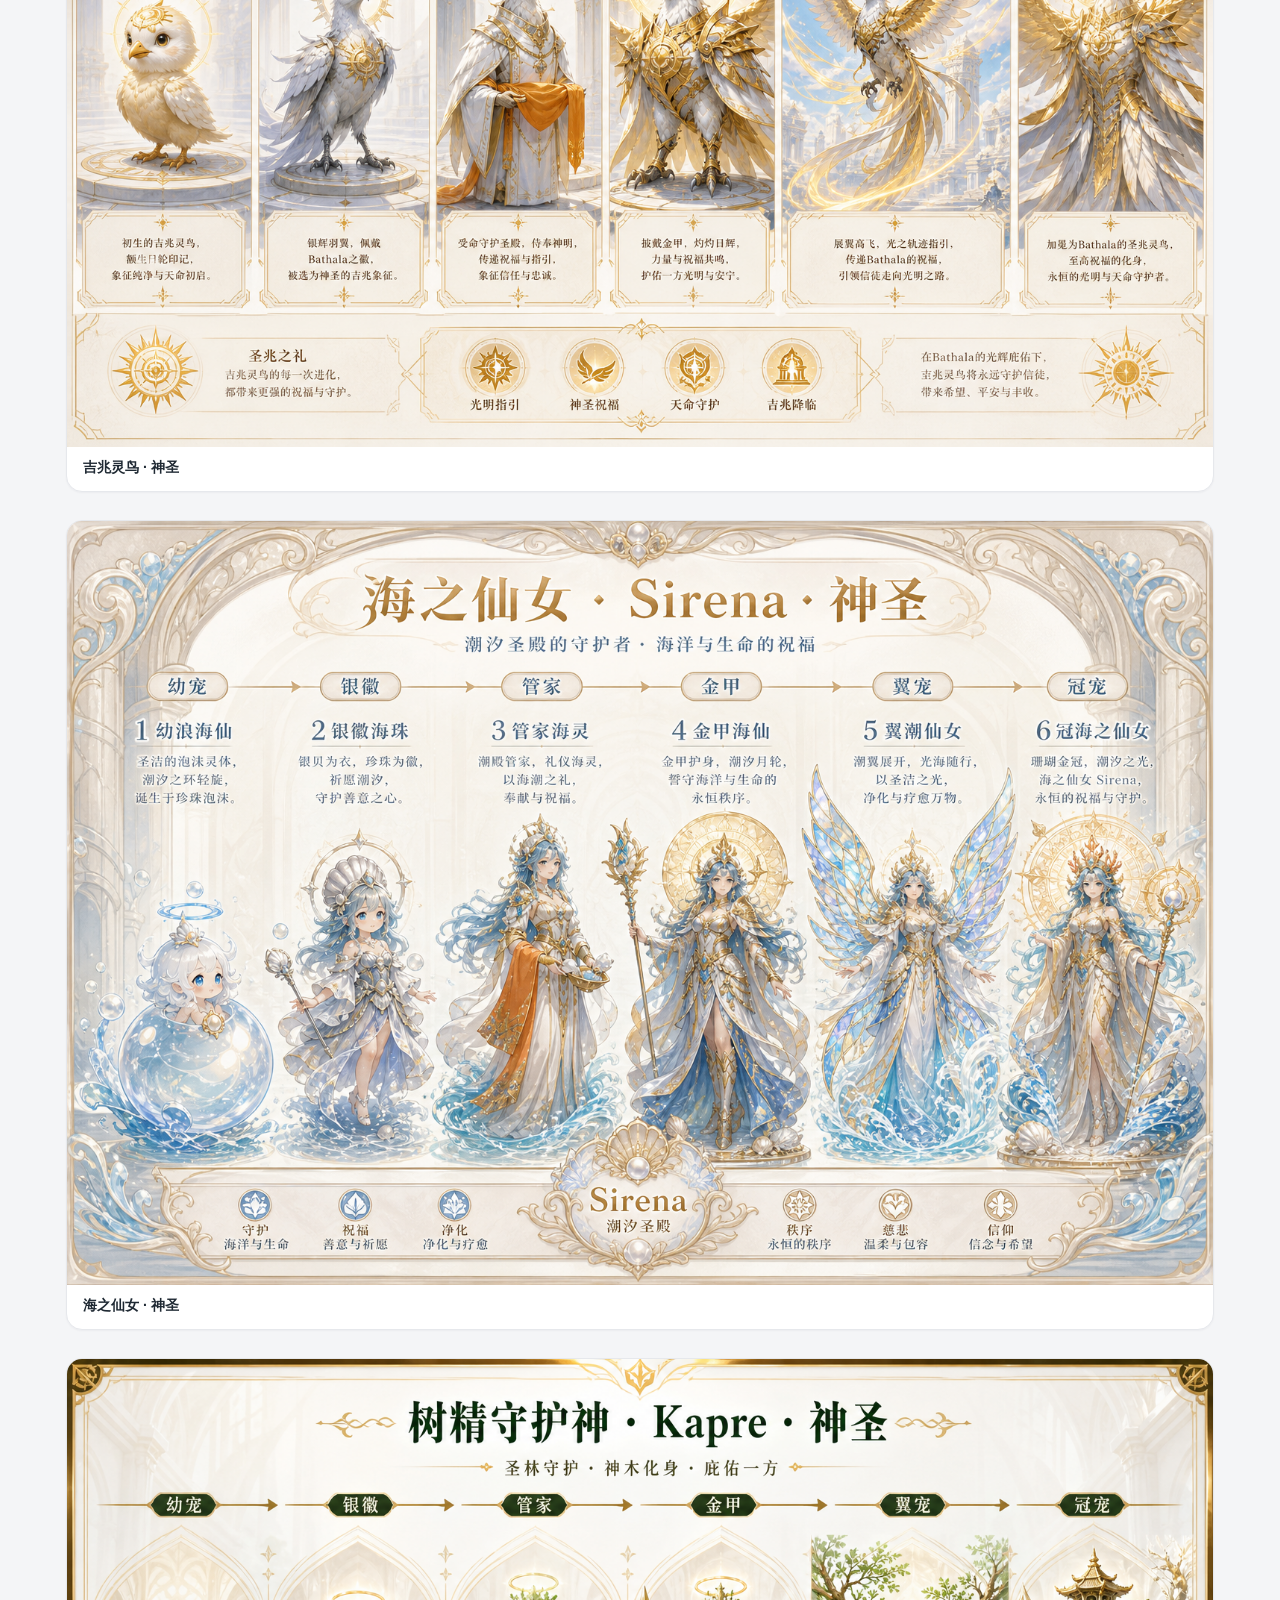
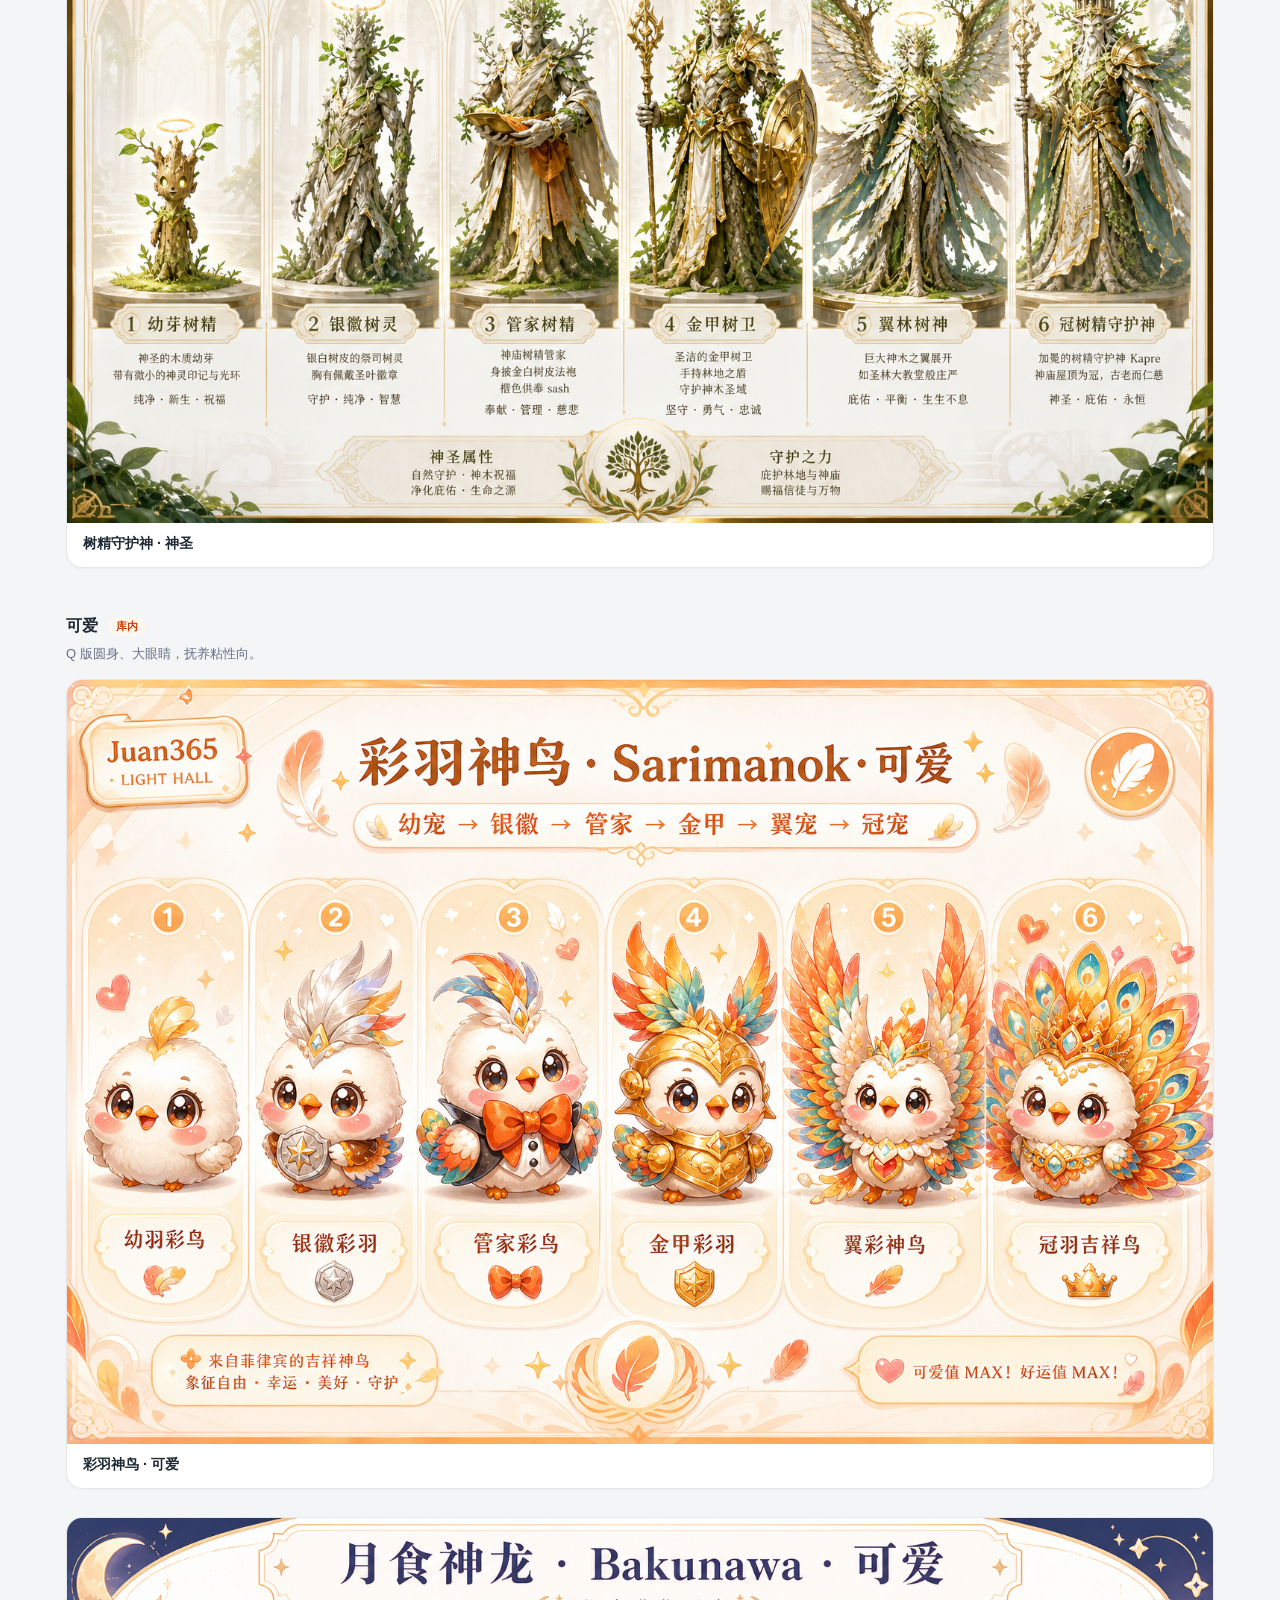
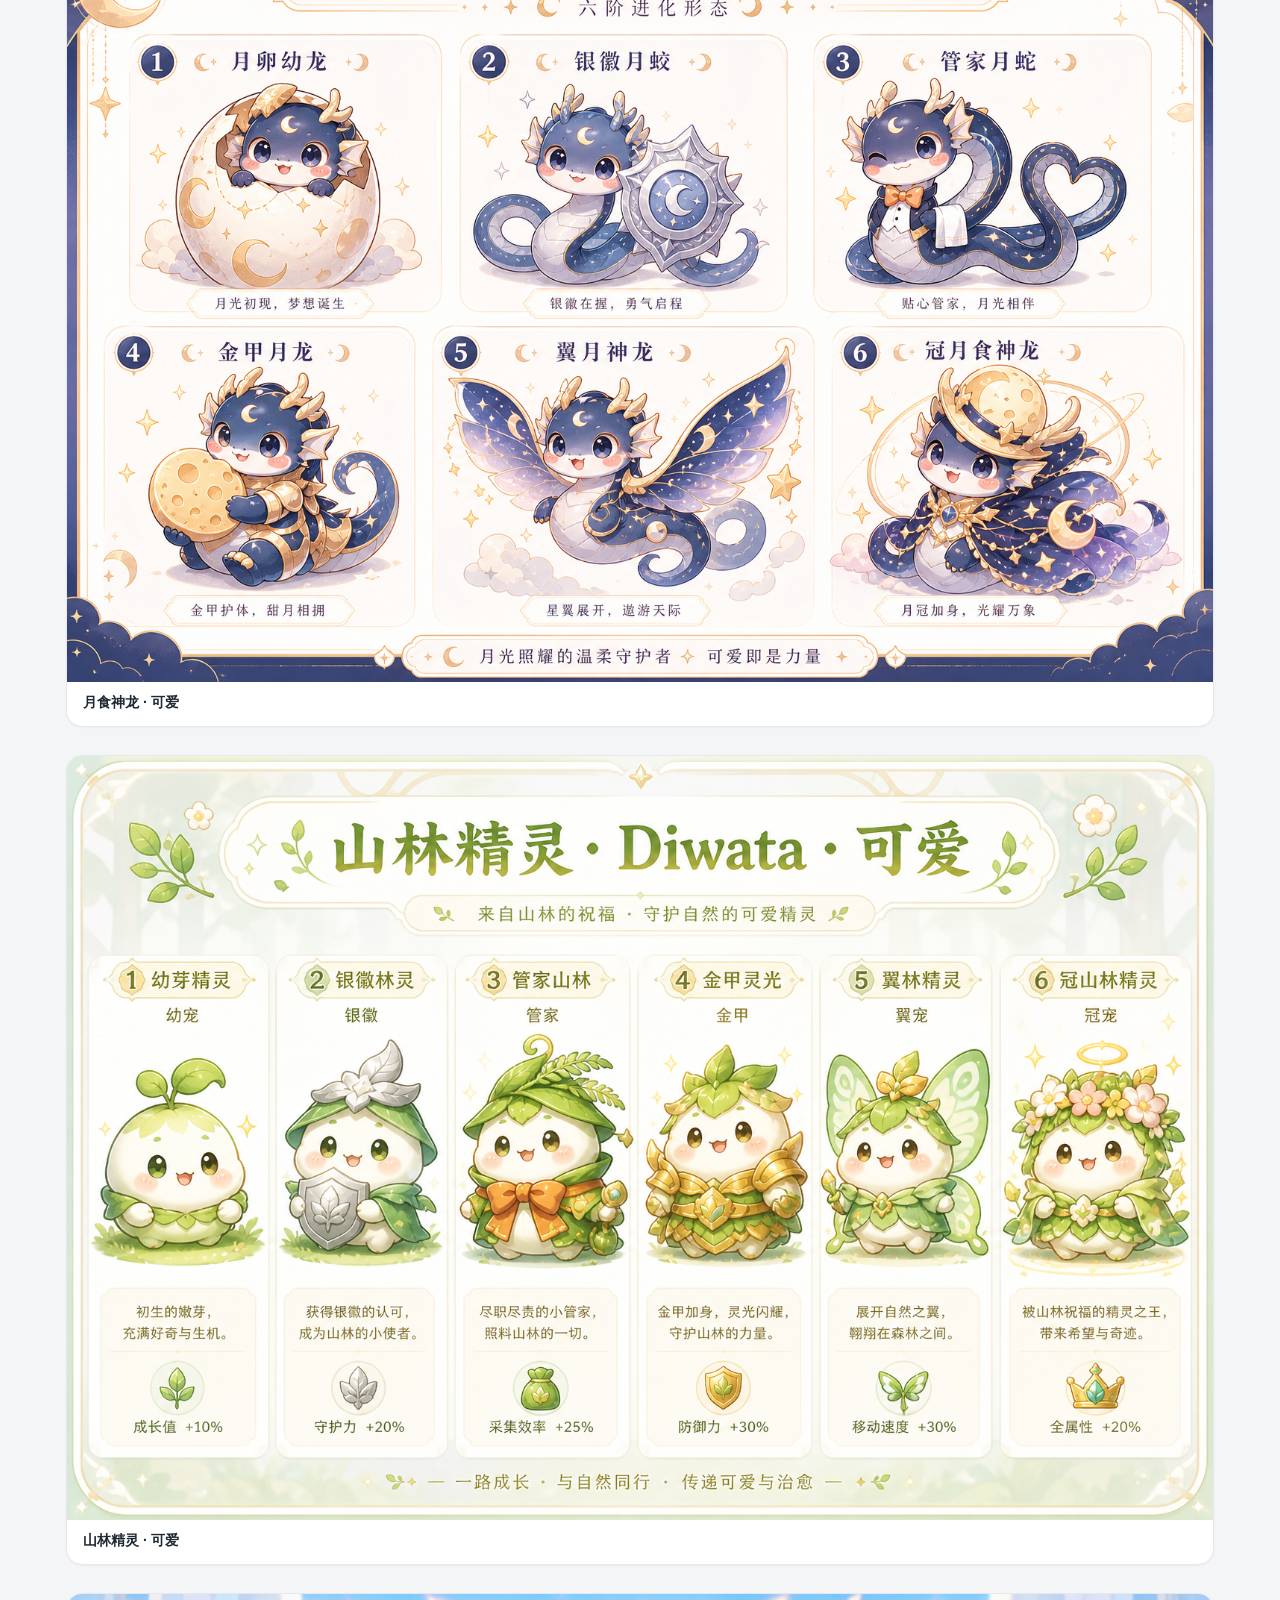
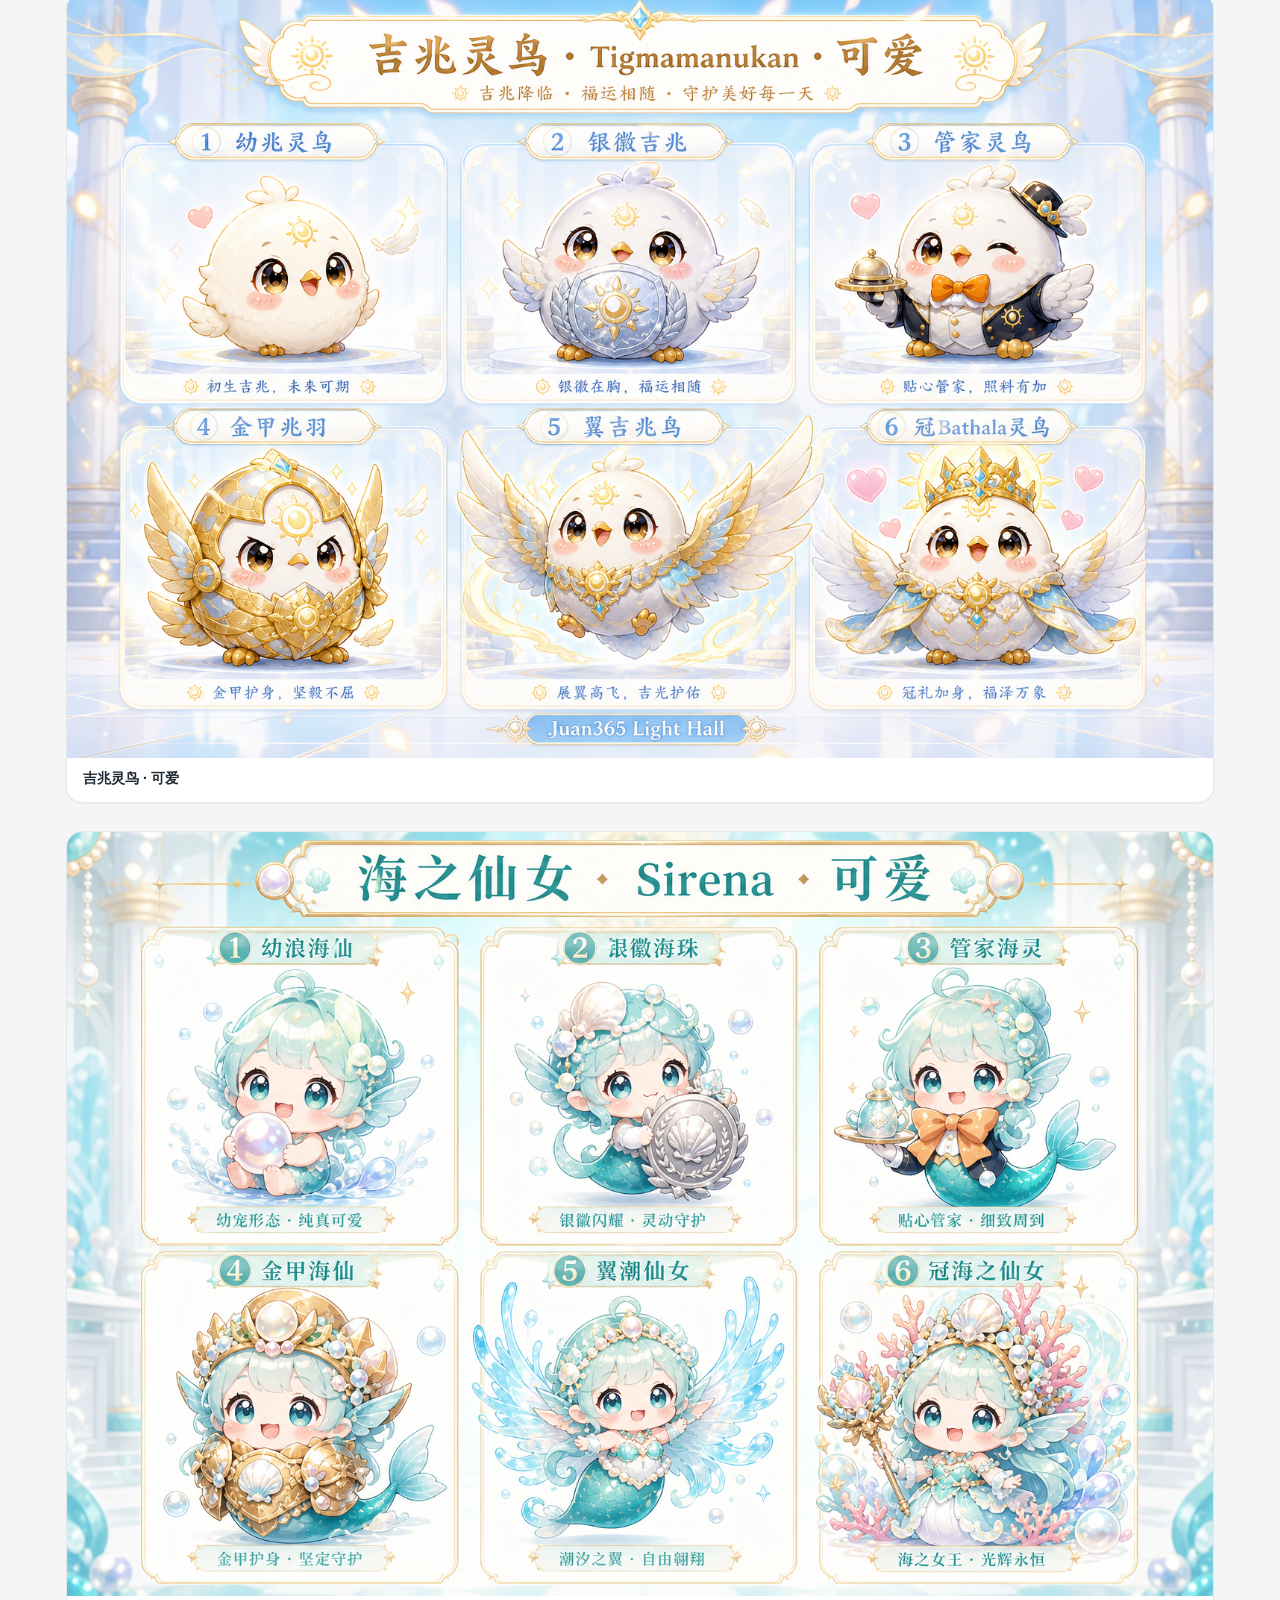
<file: docs/beast-forms.html>
<!DOCTYPE html>
<html lang="zh-CN">
<head>
  <meta charset="UTF-8">
  <meta name="viewport" content="width=device-width, initial-scale=1.0">
    <title>萌宠乐园 · 六套立绘对照（含黑金配色）</title>
  <style>
    :root {
      --bg: #f4f5f7;
      --card: #fff;
      --ink: #1f2933;
      --muted: #667085;
      --line: #e6e8ec;
      --orange: #f97316;
    }
    * { box-sizing: border-box; }
    body {
      margin: 0;
      font-family: -apple-system, BlinkMacSystemFont, "PingFang SC", "Noto Sans SC", sans-serif;
      background: var(--bg);
      color: var(--ink);
    }
    header {
      background: #fff;
      border-bottom: 1px solid var(--line);
      padding: 20px 24px 16px;
      position: sticky;
      top: 0;
      z-index: 10;
    }
    h1 { font-size: 20px; margin: 0 0 6px; }
    .sub { color: var(--muted); font-size: 13px; line-height: 1.5; }
    nav {
      display: flex;
      gap: 8px;
      flex-wrap: wrap;
      margin-top: 14px;
    }
    nav a {
      text-decoration: none;
      color: var(--ink);
      background: var(--bg);
      border: 1px solid var(--line);
      border-radius: 999px;
      padding: 8px 14px;
      font-size: 13px;
      font-weight: 600;
    }
    nav a:hover { background: #fff7ed; border-color: #fdba74; color: #c2410c; }
    nav a.new {
      background: #fff7ed;
      border-color: #f59e0b;
      color: #92400e;
    }
    nav a.new:hover { background: #ffedd5; color: #78350f; }
    main { max-width: 1180px; margin: 0 auto; padding: 20px 16px 64px; }
    section { margin-bottom: 40px; }
    h2 { font-size: 16px; margin: 0 0 8px; padding-top: 8px; }
    .note { color: var(--muted); font-size: 13px; margin: 0 0 16px; }
    .tag {
      display: inline-block;
      font-size: 11px;
      font-weight: 800;
      padding: 2px 8px;
      border-radius: 999px;
      margin-left: 6px;
      vertical-align: middle;
    }
    .tag-old { background: #fff7ed; color: #c2410c; }
    .tag-new { background: #fff7ed; color: #92400e; }
    figure {
      margin: 0 0 28px;
      background: var(--card);
      border: 1px solid var(--line);
      border-radius: 16px;
      overflow: hidden;
      box-shadow: 0 1px 2px rgba(16,24,40,.04);
    }
    figure img {
      display: block;
      width: 100%;
      height: auto;
      background: #f4f5f7;
    }
    figcaption {
      padding: 12px 16px 14px;
      font-size: 13px;
      color: var(--muted);
    }
    figcaption strong { color: var(--ink); font-size: 14px; }
    .stages { margin-top: 4px; }
    .compare {
      display: grid;
      grid-template-columns: repeat(3, minmax(0, 1fr));
      gap: 12px;
      margin-bottom: 28px;
    }
    .compare figure { margin: 0; }
    .compare figcaption { padding: 8px 10px 10px; font-size: 12px; }
    .beast-block h3 {
      font-size: 15px;
      margin: 20px 0 10px;
    }
    footer {
      text-align: center;
      color: var(--muted);
      font-size: 12px;
      padding: 8px 16px 32px;
    }
    @media (max-width: 720px) {
      .compare { grid-template-columns: 1fr 1fr; }
    }
  </style>
</head>
<body>
  <header>
    <h1>VIP管家宠 · 六套立绘对照</h1>
    <p class="sub">这一页是早前六神兽配色存档，不是现行选种目录。现行是定稿 Q 版十八只：萌芽灵蛙到澜鳞灵鱼，每只横向六档，左起灵卵、最右冠宠。</p>
    <nav>
      <a href="#compare">六套一眼对照</a>
      <a href="#neutral">中性</a>
      <a href="#sacred">神圣</a>
      <a href="#cute">可爱</a>
      <a class="new" href="#inkgold">墨金</a>
      <a class="new" href="#obsidian">玄祀</a>
      <a class="new" href="#duskgold">暮金</a>
    </nav>
  </header>
  <main>
    <section id="compare">
      <h2>六套一眼对照</h2>
      <p class="note">同一神兽 × 六套色彩。上排三套为原风格；下排三套只换宠物配色，厅和卡片底不变。点导航可看该套全部六种神兽。</p>

      <div class="beast-block">
        <h3>彩羽神鸟 · Sarimanok</h3>
        <div class="compare">
          <figure>
            <img src="神兽形态UI/sarimanok-forms-ui.png" alt="Sarimanok 中性">
            <figcaption><strong>中性</strong> <span class="tag tag-old">库内</span></figcaption>
          </figure>
          <figure>
            <img src="神兽形态UI/神圣/sarimanok-sacred-ui.png" alt="Sarimanok 神圣">
            <figcaption><strong>神圣</strong> <span class="tag tag-old">库内</span></figcaption>
          </figure>
          <figure>
            <img src="神兽形态UI/可爱/sarimanok-cute-ui.png" alt="Sarimanok 可爱">
            <figcaption><strong>可爱</strong> <span class="tag tag-old">库内</span></figcaption>
          </figure>
          <figure>
            <img src="神兽形态UI/墨金/sarimanok-inkgold-ui.png" alt="Sarimanok 墨金">
            <figcaption><strong>墨金</strong> <span class="tag tag-new">库内 · 只改配色</span><div class="stages">中性神兽 → 墨黑古金，卡片仍浅</div></figcaption>
          </figure>
          <figure>
            <img src="神兽形态UI/玄祀/sarimanok-obsidian-ui.png" alt="Sarimanok 玄祀">
            <figcaption><strong>玄祀</strong> <span class="tag tag-new">库内 · 只改配色</span><div class="stages">神圣神兽 → 玄金，厅仍浅</div></figcaption>
          </figure>
          <figure>
            <img src="神兽形态UI/暮金/sarimanok-duskgold-ui.png" alt="Sarimanok 暮金">
            <figcaption><strong>暮金</strong> <span class="tag tag-new">库内 · 只改配色</span><div class="stages">可爱神兽 → 暮铜金，卡片仍浅</div></figcaption>
          </figure>
        </div>
      </div>

      <div class="beast-block">
        <h3>月食神龙 · Bakunawa</h3>
        <div class="compare">
          <figure>
            <img src="神兽形态UI/bakunawa-forms-ui.png" alt="Bakunawa 中性">
            <figcaption><strong>中性</strong> <span class="tag tag-old">库内</span></figcaption>
          </figure>
          <figure>
            <img src="神兽形态UI/神圣/bakunawa-sacred-ui.png" alt="Bakunawa 神圣">
            <figcaption><strong>神圣</strong> <span class="tag tag-old">库内</span></figcaption>
          </figure>
          <figure>
            <img src="神兽形态UI/可爱/bakunawa-cute-ui.png" alt="Bakunawa 可爱">
            <figcaption><strong>可爱</strong> <span class="tag tag-old">库内</span></figcaption>
          </figure>
          <figure>
            <img src="神兽形态UI/墨金/bakunawa-inkgold-ui.png" alt="Bakunawa 墨金">
            <figcaption><strong>墨金</strong> <span class="tag tag-new">库内 · 只改配色</span></figcaption>
          </figure>
          <figure>
            <img src="神兽形态UI/玄祀/bakunawa-obsidian-ui.png" alt="Bakunawa 玄祀">
            <figcaption><strong>玄祀</strong> <span class="tag tag-new">库内 · 只改配色</span></figcaption>
          </figure>
          <figure>
            <img src="神兽形态UI/暮金/bakunawa-duskgold-ui.png" alt="Bakunawa 暮金">
            <figcaption><strong>暮金</strong> <span class="tag tag-new">库内 · 只改配色</span></figcaption>
          </figure>
        </div>
      </div>
    </section>

    <section id="neutral">
      <h2>中性 · 第一套 <span class="tag tag-old">库内</span></h2>
      <p class="note">偏产品中性立绘，介于神圣与可爱之间。</p>
      <figure>
        <img src="神兽形态UI/sarimanok-forms-ui.png" alt="彩羽神鸟 中性 六档">
        <figcaption><strong>彩羽神鸟 · Sarimanok</strong><div class="stages">幼羽彩鸟 → 银徽彩羽 → 管家彩鸟 → 金甲彩羽 → 翼彩神鸟 → 冠羽吉祥鸟</div></figcaption>
      </figure>
      <figure>
        <img src="神兽形态UI/bakunawa-forms-ui.png" alt="月食神龙 中性 六档">
        <figcaption><strong>月食神龙 · Bakunawa</strong></figcaption>
      </figure>
      <figure>
        <img src="神兽形态UI/diwata-forms-ui.png" alt="山林精灵 中性 六档">
        <figcaption><strong>山林精灵 · Diwata</strong></figcaption>
      </figure>
      <figure>
        <img src="神兽形态UI/tigmamanukan-forms-ui.png" alt="吉兆灵鸟 中性 六档">
        <figcaption><strong>吉兆灵鸟 · Tigmamanukan</strong></figcaption>
      </figure>
      <figure>
        <img src="神兽形态UI/sirena-forms-ui.png" alt="海之仙女 中性 六档">
        <figcaption><strong>海之仙女 · Sirena</strong></figcaption>
      </figure>
      <figure>
        <img src="神兽形态UI/kapre-forms-ui.png" alt="树精守护神 中性 六档">
        <figcaption><strong>树精守护神 · Kapre</strong></figcaption>
      </figure>
    </section>

    <section id="sacred">
      <h2>神圣 <span class="tag tag-old">库内</span></h2>
      <p class="note">庙宇金纹、光环、祭礼感。</p>
      <figure>
        <img src="神兽形态UI/神圣/sarimanok-sacred-ui.png" alt="彩羽神鸟 神圣">
        <figcaption><strong>彩羽神鸟 · 神圣</strong></figcaption>
      </figure>
      <figure>
        <img src="神兽形态UI/神圣/bakunawa-sacred-ui.png" alt="月食神龙 神圣">
        <figcaption><strong>月食神龙 · 神圣</strong></figcaption>
      </figure>
      <figure>
        <img src="神兽形态UI/神圣/diwata-sacred-ui.png" alt="山林精灵 神圣">
        <figcaption><strong>山林精灵 · 神圣</strong></figcaption>
      </figure>
      <figure>
        <img src="神兽形态UI/神圣/tigmamanukan-sacred-ui.png" alt="吉兆灵鸟 神圣">
        <figcaption><strong>吉兆灵鸟 · 神圣</strong></figcaption>
      </figure>
      <figure>
        <img src="神兽形态UI/神圣/sirena-sacred-ui.png" alt="海之仙女 神圣">
        <figcaption><strong>海之仙女 · 神圣</strong></figcaption>
      </figure>
      <figure>
        <img src="神兽形态UI/神圣/kapre-sacred-ui.png" alt="树精守护神 神圣">
        <figcaption><strong>树精守护神 · 神圣</strong></figcaption>
      </figure>
    </section>

    <section id="cute">
      <h2>可爱 <span class="tag tag-old">库内</span></h2>
      <p class="note">Q 版圆身、大眼睛，抚养粘性向。</p>
      <figure>
        <img src="神兽形态UI/可爱/sarimanok-cute-ui.png" alt="彩羽神鸟 可爱">
        <figcaption><strong>彩羽神鸟 · 可爱</strong></figcaption>
      </figure>
      <figure>
        <img src="神兽形态UI/可爱/bakunawa-cute-ui.png" alt="月食神龙 可爱">
        <figcaption><strong>月食神龙 · 可爱</strong></figcaption>
      </figure>
      <figure>
        <img src="神兽形态UI/可爱/diwata-cute-ui.png" alt="山林精灵 可爱">
        <figcaption><strong>山林精灵 · 可爱</strong></figcaption>
      </figure>
      <figure>
        <img src="神兽形态UI/可爱/tigmamanukan-cute-ui.png" alt="吉兆灵鸟 可爱">
        <figcaption><strong>吉兆灵鸟 · 可爱</strong></figcaption>
      </figure>
      <figure>
        <img src="神兽形态UI/可爱/sirena-cute-ui.png" alt="海之仙女 可爱">
        <figcaption><strong>海之仙女 · 可爱</strong></figcaption>
      </figure>
      <figure>
        <img src="神兽形态UI/可爱/kapre-cute-ui.png" alt="树精守护神 可爱">
        <figcaption><strong>树精守护神 · 可爱</strong></figcaption>
      </figure>
    </section>

    <section id="inkgold">
      <h2>墨金 <span class="tag tag-new">库内 · 只改配色</span></h2>
      <p class="note">从「中性」只改神兽：墨黑羽毛 + 古金高光。页面、卡片、顶栏仍是浅色厅。</p>
      <figure>
        <img src="神兽形态UI/墨金/sarimanok-inkgold-ui.png" alt="彩羽神鸟 墨金">
        <figcaption><strong>彩羽神鸟 · 墨金</strong></figcaption>
      </figure>
      <figure>
        <img src="神兽形态UI/墨金/bakunawa-inkgold-ui.png" alt="月食神龙 墨金">
        <figcaption><strong>月食神龙 · 墨金</strong></figcaption>
      </figure>
      <figure>
        <img src="神兽形态UI/墨金/diwata-inkgold-ui.png" alt="山林精灵 墨金">
        <figcaption><strong>山林精灵 · 墨金</strong></figcaption>
      </figure>
      <figure>
        <img src="神兽形态UI/墨金/tigmamanukan-inkgold-ui.png" alt="吉兆灵鸟 墨金">
        <figcaption><strong>吉兆灵鸟 · 墨金</strong></figcaption>
      </figure>
      <figure>
        <img src="神兽形态UI/墨金/sirena-inkgold-ui.png" alt="海之仙女 墨金">
        <figcaption><strong>海之仙女 · 墨金</strong></figcaption>
      </figure>
      <figure>
        <img src="神兽形态UI/墨金/kapre-inkgold-ui.png" alt="树精守护神 墨金">
        <figcaption><strong>树精守护神 · 墨金</strong></figcaption>
      </figure>
    </section>

    <section id="obsidian">
      <h2>玄祀 <span class="tag tag-new">库内 · 只改配色</span></h2>
      <p class="note">从「神圣」只改神兽：玄金甲胄与暗羽。庙宇浅底和卡片框不压暗。</p>
      <figure>
        <img src="神兽形态UI/玄祀/sarimanok-obsidian-ui.png" alt="彩羽神鸟 玄祀">
        <figcaption><strong>彩羽神鸟 · 玄祀</strong></figcaption>
      </figure>
      <figure>
        <img src="神兽形态UI/玄祀/bakunawa-obsidian-ui.png" alt="月食神龙 玄祀">
        <figcaption><strong>月食神龙 · 玄祀</strong></figcaption>
      </figure>
      <figure>
        <img src="神兽形态UI/玄祀/diwata-obsidian-ui.png" alt="山林精灵 玄祀">
        <figcaption><strong>山林精灵 · 玄祀</strong></figcaption>
      </figure>
      <figure>
        <img src="神兽形态UI/玄祀/tigmamanukan-obsidian-ui.png" alt="吉兆灵鸟 玄祀">
        <figcaption><strong>吉兆灵鸟 · 玄祀</strong></figcaption>
      </figure>
      <figure>
        <img src="神兽形态UI/玄祀/sirena-obsidian-ui.png" alt="海之仙女 玄祀">
        <figcaption><strong>海之仙女 · 玄祀</strong></figcaption>
      </figure>
      <figure>
        <img src="神兽形态UI/玄祀/kapre-obsidian-ui.png" alt="树精守护神 玄祀">
        <figcaption><strong>树精守护神 · 玄祀</strong></figcaption>
      </figure>
    </section>

    <section id="duskgold">
      <h2>暮金 <span class="tag tag-new">库内 · 只改配色</span></h2>
      <p class="note">从「可爱」只改神兽：保留 Q 版外形，身上换成暮铜与暗金。粉桃厅底不动。</p>
      <figure>
        <img src="神兽形态UI/暮金/sarimanok-duskgold-ui.png" alt="彩羽神鸟 暮金">
        <figcaption><strong>彩羽神鸟 · 暮金</strong></figcaption>
      </figure>
      <figure>
        <img src="神兽形态UI/暮金/bakunawa-duskgold-ui.png" alt="月食神龙 暮金">
        <figcaption><strong>月食神龙 · 暮金</strong></figcaption>
      </figure>
      <figure>
        <img src="神兽形态UI/暮金/diwata-duskgold-ui.png" alt="山林精灵 暮金">
        <figcaption><strong>山林精灵 · 暮金</strong></figcaption>
      </figure>
      <figure>
        <img src="神兽形态UI/暮金/tigmamanukan-duskgold-ui.png" alt="吉兆灵鸟 暮金">
        <figcaption><strong>吉兆灵鸟 · 暮金</strong></figcaption>
      </figure>
      <figure>
        <img src="神兽形态UI/暮金/sirena-duskgold-ui.png" alt="海之仙女 暮金">
        <figcaption><strong>海之仙女 · 暮金</strong></figcaption>
      </figure>
      <figure>
        <img src="神兽形态UI/暮金/kapre-duskgold-ui.png" alt="树精守护神 暮金">
        <figcaption><strong>树精守护神 · 暮金</strong></figcaption>
      </figure>
    </section>
  </main>
  <footer>六套已写入 VIP 页与选种风格库，可随时切换。最终留哪几套后定。</footer>
</body>
</html>
</file>
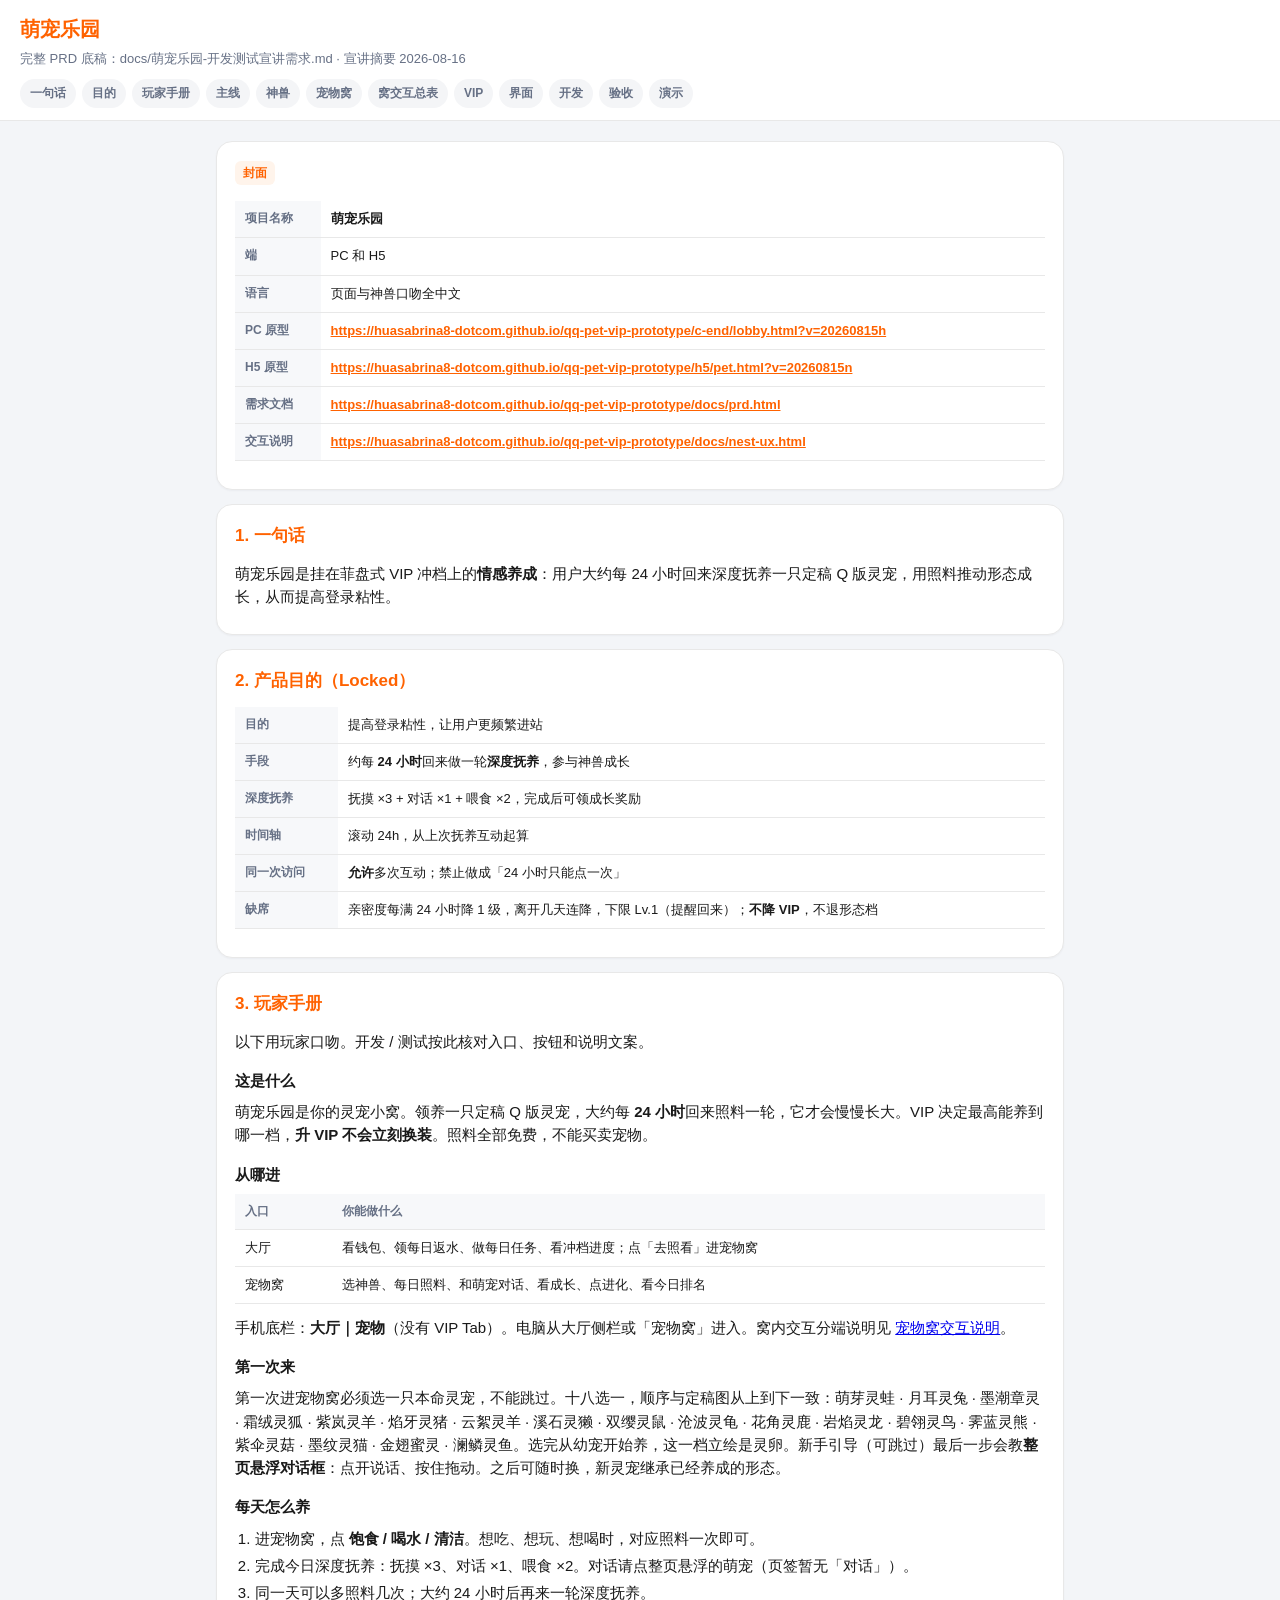
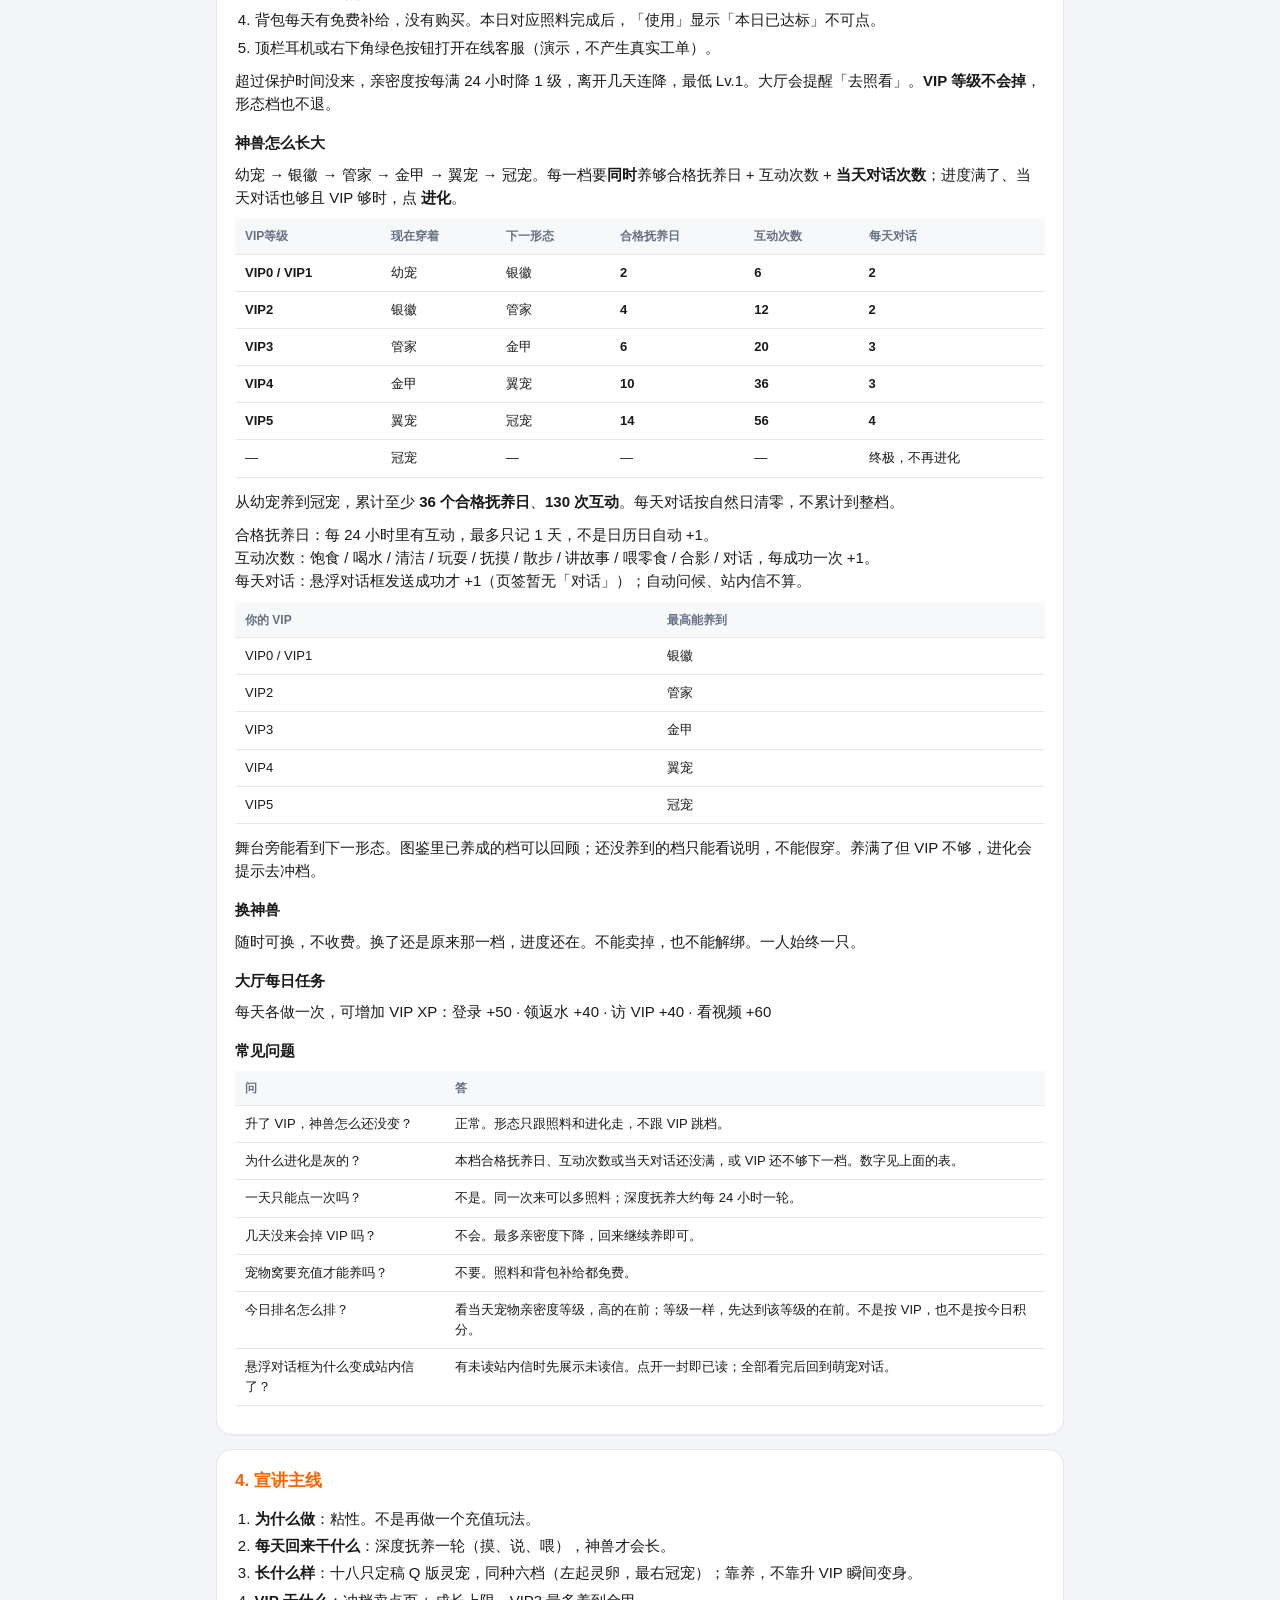
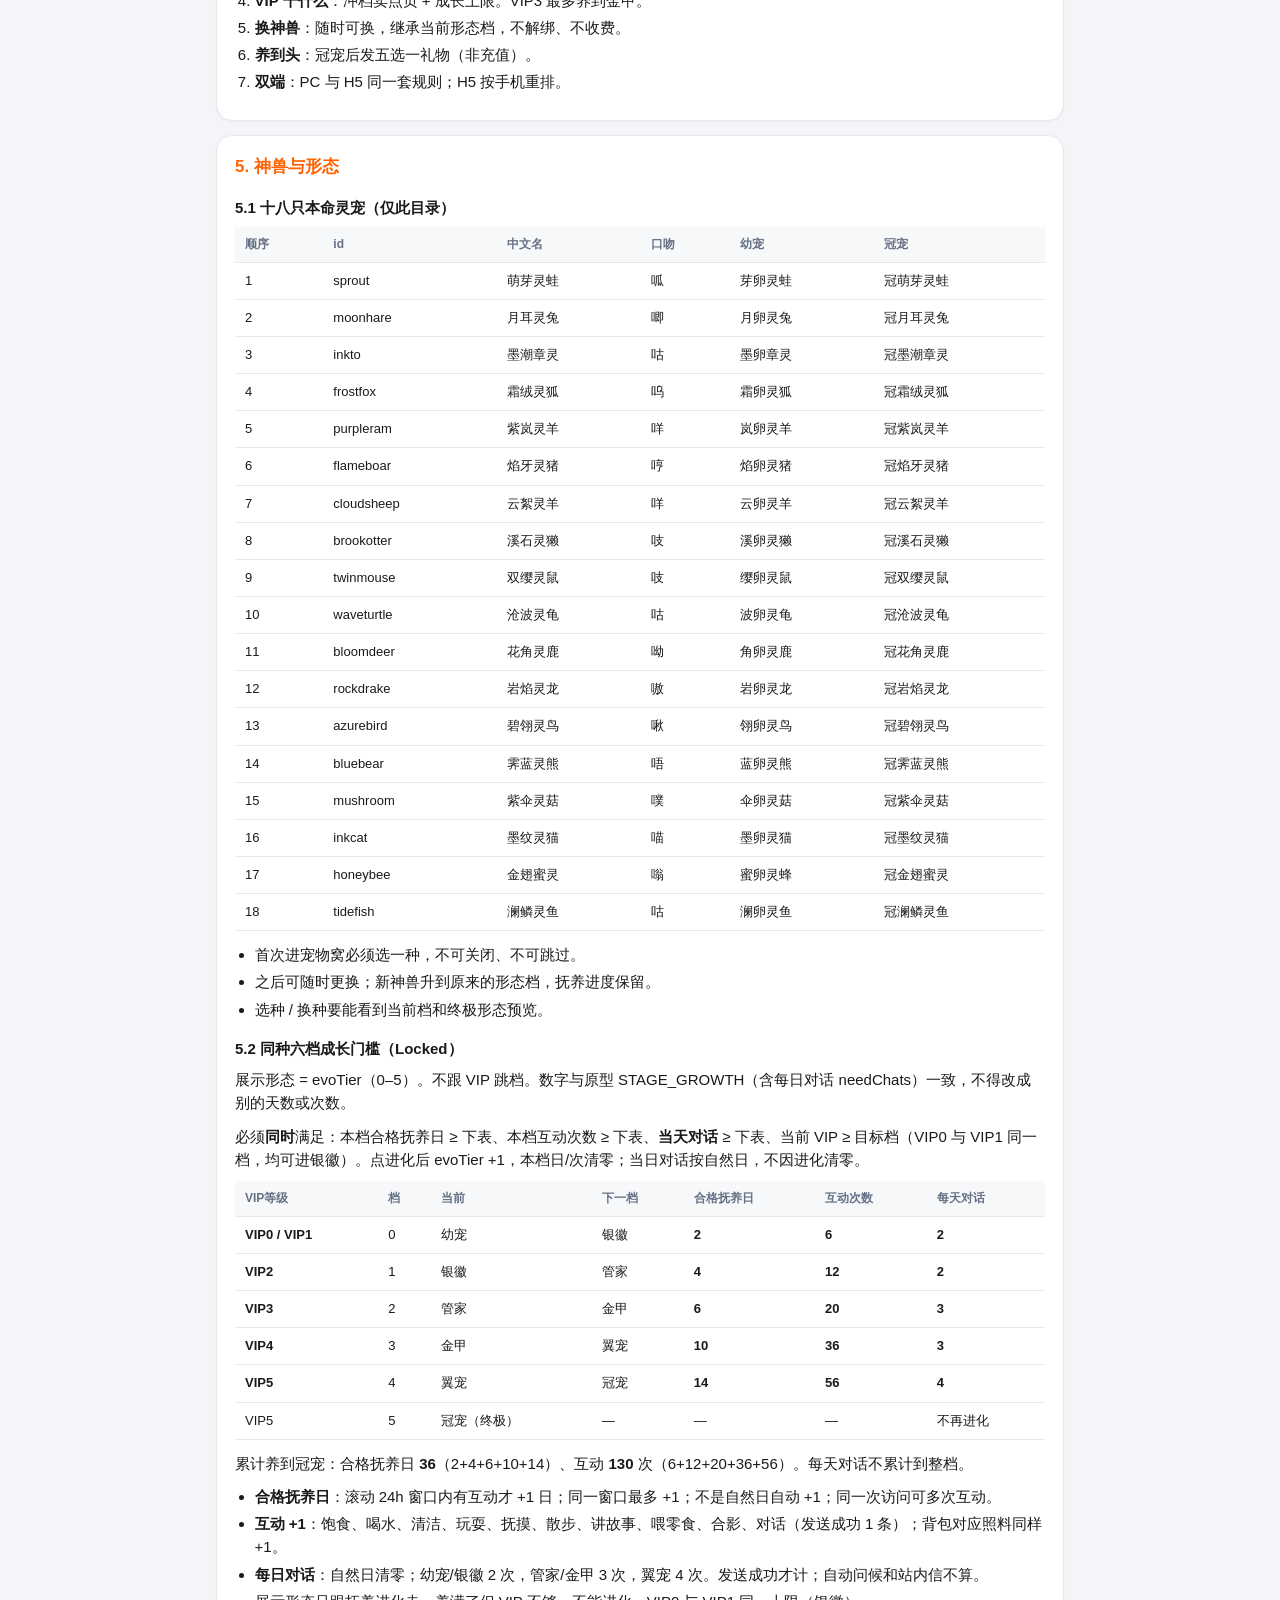
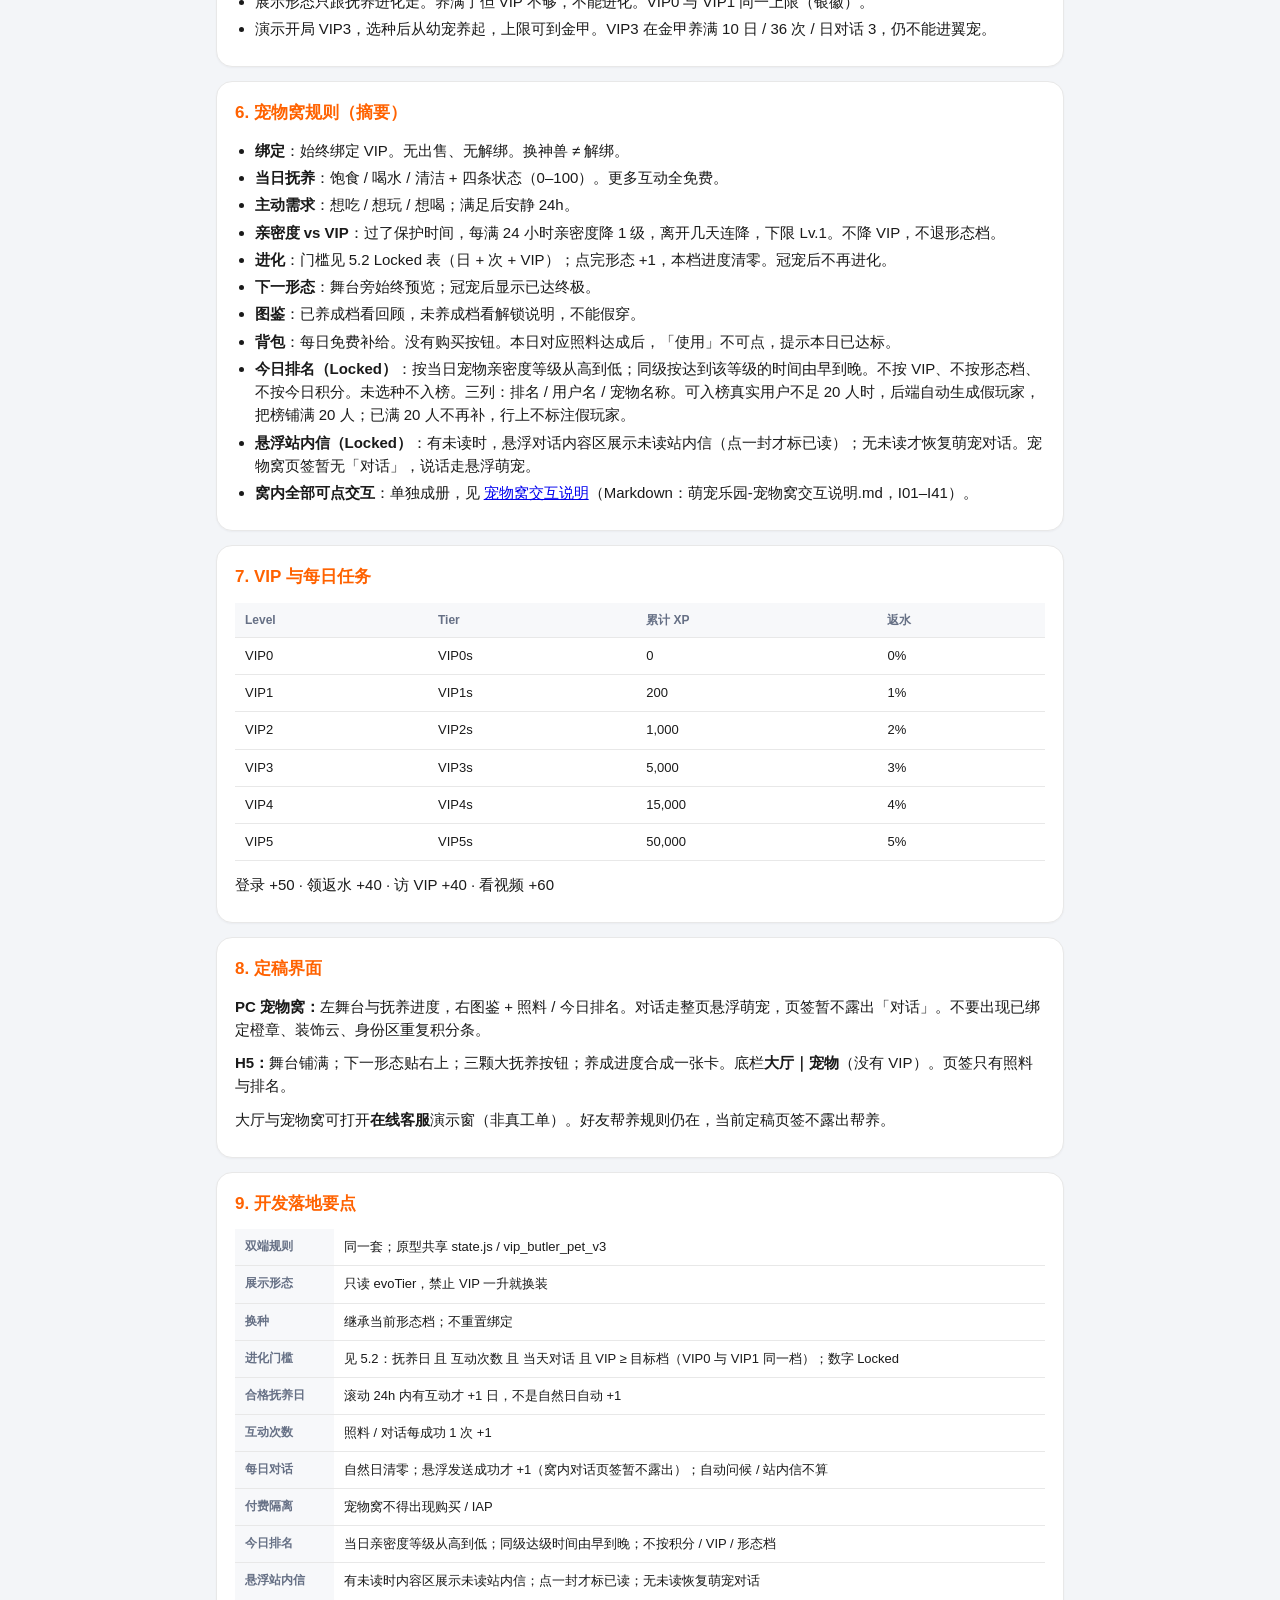
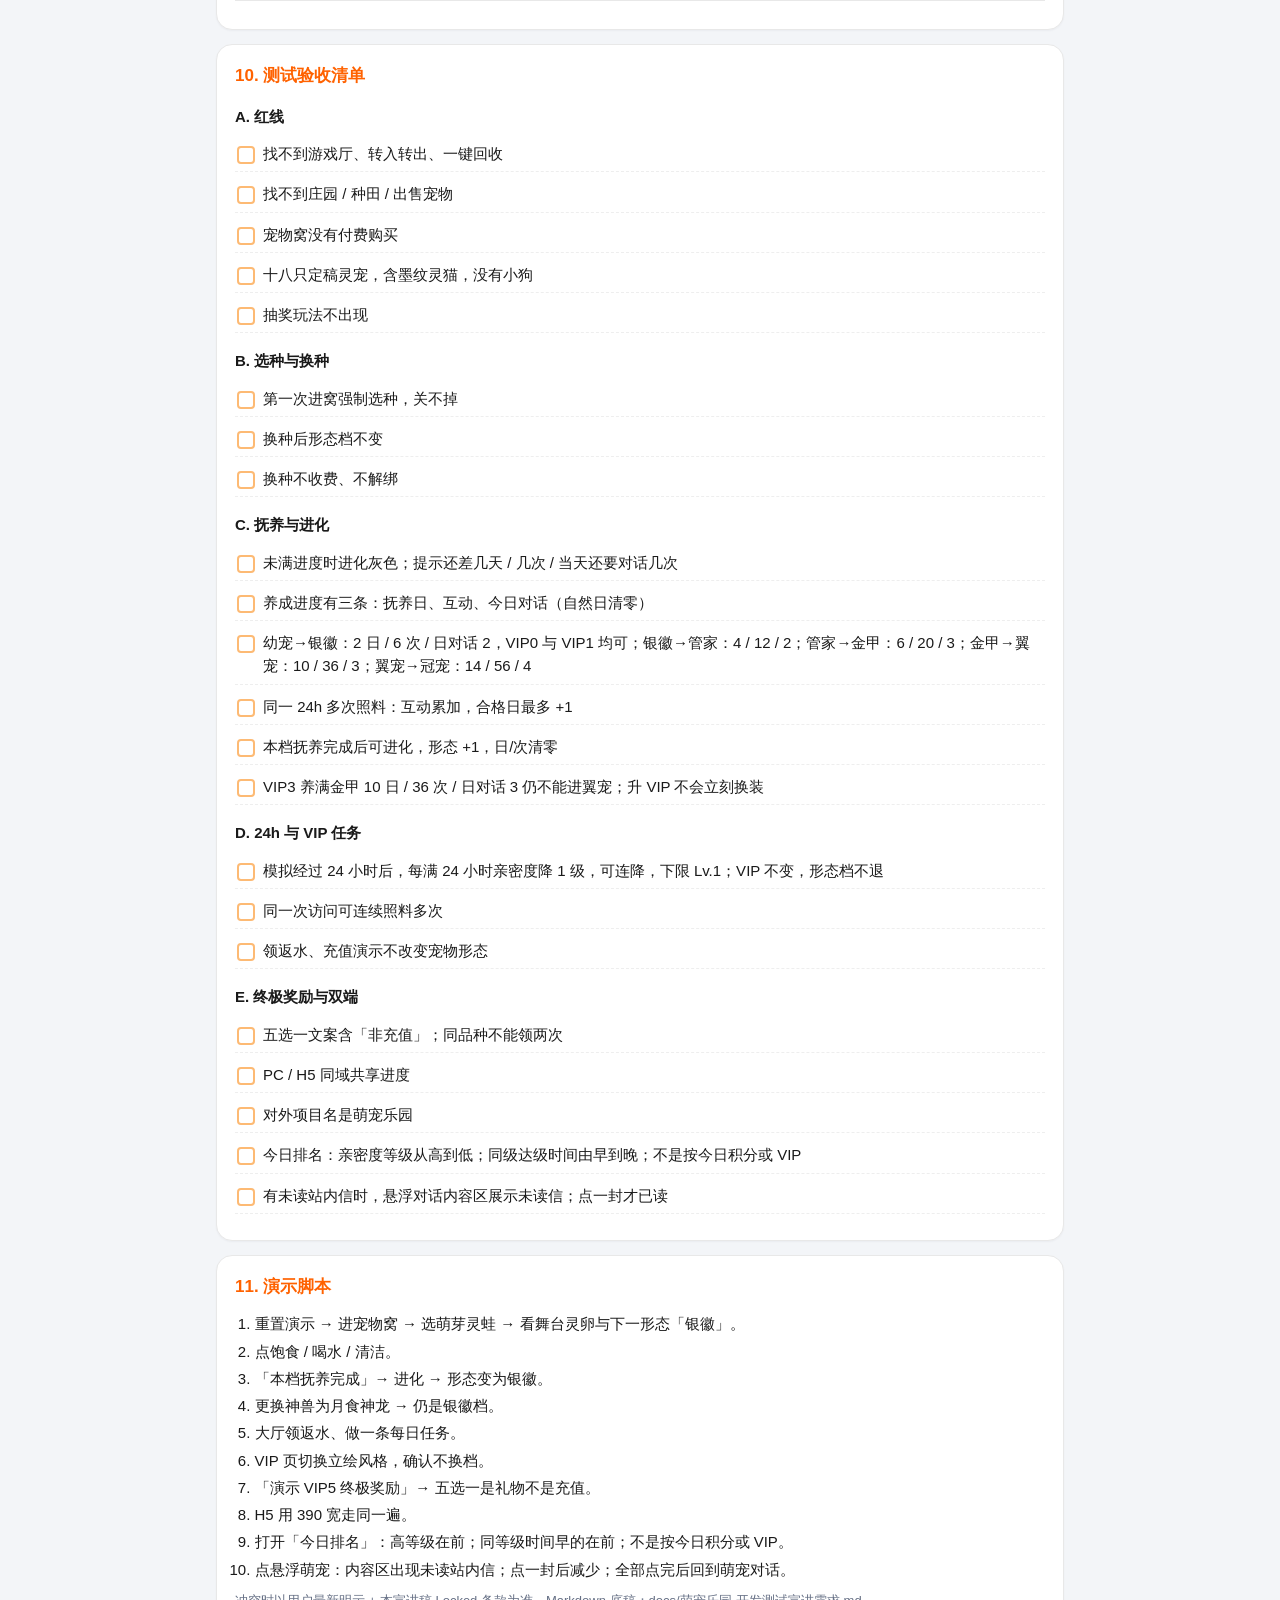
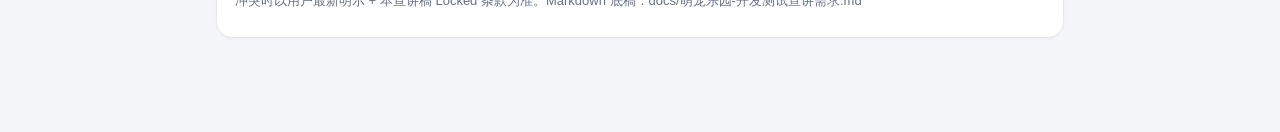
<file: docs/briefing.html>
<!DOCTYPE html>
<html lang="zh-CN">
<head>
  <meta charset="UTF-8">
  <meta name="viewport" content="width=device-width, initial-scale=1.0">
  <title>萌宠乐园 — 开发 / 测试宣讲需求</title>
  <style>
    :root {
      --bg: #f3f5f8;
      --card: #fff;
      --ink: #1a1a1a;
      --muted: #667085;
      --line: #e8e8e8;
      --orange: #ff7a00;
      --orange-deep: #ff6200;
      --soft: #fff4eb;
      --green: #16a34a;
      --red: #b45309;
    }
    * { box-sizing: border-box; }
    html { scroll-behavior: smooth; }
    body {
      margin: 0;
      font-family: "PingFang SC", "Hiragino Sans GB", "Segoe UI", "Microsoft YaHei", sans-serif;
      background: var(--bg);
      color: var(--ink);
      line-height: 1.55;
      font-size: 15px;
    }
    header {
      position: sticky;
      top: 0;
      z-index: 20;
      background: rgba(255,255,255,.94);
      backdrop-filter: blur(10px);
      border-bottom: 1px solid var(--line);
      padding: 14px 20px 12px;
    }
    header h1 { margin: 0 0 4px; font-size: 20px; color: var(--orange-deep); }
    header .sub { margin: 0; font-size: 13px; color: var(--muted); }
    nav {
      display: flex;
      flex-wrap: wrap;
      gap: 6px;
      margin-top: 10px;
    }
    nav a {
      font-size: 12px;
      font-weight: 700;
      color: var(--muted);
      text-decoration: none;
      background: #f4f5f7;
      border-radius: 999px;
      padding: 5px 10px;
    }
    nav a:hover { background: var(--soft); color: var(--orange-deep); }
    main { max-width: 880px; margin: 0 auto; padding: 20px 16px 80px; }
    section {
      background: var(--card);
      border: 1px solid var(--line);
      border-radius: 16px;
      padding: 18px 18px 16px;
      margin-bottom: 14px;
      box-shadow: 0 1px 2px rgba(16,24,40,.04);
    }
    h2 { margin: 0 0 12px; font-size: 17px; color: var(--orange-deep); }
    h3 { margin: 16px 0 8px; font-size: 15px; }
    p { margin: 0 0 10px; }
    ul, ol { margin: 0 0 10px; padding-left: 1.3em; }
    li { margin: 4px 0; }
    table {
      width: 100%;
      border-collapse: collapse;
      font-size: 13px;
      margin: 8px 0 12px;
    }
    th, td {
      text-align: left;
      padding: 8px 10px;
      border-bottom: 1px solid var(--line);
      vertical-align: top;
    }
    th { background: #f7f8fa; font-size: 12px; color: var(--muted); }
    .links a { color: var(--orange-deep); font-weight: 700; }
    .out { background: #fff8f0; }
    .out th { background: #ffedd5; color: #9a3412; }
    pre {
      background: #f7f8fa;
      border: 1px solid var(--line);
      border-radius: 12px;
      padding: 12px 14px;
      overflow-x: auto;
      font-size: 13px;
      line-height: 1.45;
    }
    .check { list-style: none; padding-left: 0; }
    .check li {
      padding: 6px 0 6px 28px;
      position: relative;
      border-bottom: 1px dashed #eee;
    }
    .check li::before {
      content: "";
      position: absolute;
      left: 2px;
      top: 10px;
      width: 14px;
      height: 14px;
      border: 2px solid #fdba74;
      border-radius: 4px;
      background: #fff;
    }
    .kicker {
      display: inline-block;
      background: var(--soft);
      color: var(--orange-deep);
      font-size: 12px;
      font-weight: 800;
      padding: 3px 8px;
      border-radius: 6px;
      margin-bottom: 8px;
    }
    @media (max-width: 640px) {
      table { font-size: 12px; }
    }
  </style>
</head>
<body>
  <header>
    <h1>萌宠乐园</h1>
    <p class="sub">完整 PRD 底稿：docs/萌宠乐园-开发测试宣讲需求.md · 宣讲摘要 2026-08-16</p>
    <nav>
      <a href="#s1">一句话</a>
      <a href="#s2">目的</a>
      <a href="#s3">玩家手册</a>
      <a href="#s4">主线</a>
      <a href="#s5">神兽</a>
      <a href="#s6">宠物窝</a>
      <a href="宠物窝交互说明.html">窝交互总表</a>
      <a href="#s7">VIP</a>
      <a href="#s8">界面</a>
      <a href="#s9">开发</a>
      <a href="#s10">验收</a>
      <a href="#s11">演示</a>
    </nav>
  </header>
  <main>
    <section>
      <span class="kicker">封面</span>
      <table>
        <tr><th>项目名称</th><td><strong>萌宠乐园</strong></td></tr>
        <tr><th>端</th><td>PC 和 H5</td></tr>
        <tr><th>语言</th><td>页面与神兽口吻全中文</td></tr>
        <tr><th>PC 原型</th><td class="links"><a href="https://huasabrina8-dotcom.github.io/qq-pet-vip-prototype/c-end/lobby.html?v=20260815h">https://huasabrina8-dotcom.github.io/qq-pet-vip-prototype/c-end/lobby.html?v=20260815h</a></td></tr>
        <tr><th>H5 原型</th><td class="links"><a href="https://huasabrina8-dotcom.github.io/qq-pet-vip-prototype/h5/pet.html?v=20260815n">https://huasabrina8-dotcom.github.io/qq-pet-vip-prototype/h5/pet.html?v=20260815n</a></td></tr>
        <tr><th>需求文档</th><td class="links"><a href="https://huasabrina8-dotcom.github.io/qq-pet-vip-prototype/docs/prd.html">https://huasabrina8-dotcom.github.io/qq-pet-vip-prototype/docs/prd.html</a></td></tr>
        <tr><th>交互说明</th><td class="links"><a href="https://huasabrina8-dotcom.github.io/qq-pet-vip-prototype/docs/nest-ux.html">https://huasabrina8-dotcom.github.io/qq-pet-vip-prototype/docs/nest-ux.html</a></td></tr>
      </table>
    </section>

    <section id="s1">
      <h2>1. 一句话</h2>
      <p>萌宠乐园是挂在菲盘式 VIP 冲档上的<strong>情感养成</strong>：用户大约每 24 小时回来深度抚养一只定稿 Q 版灵宠，用照料推动形态成长，从而提高登录粘性。</p>
    </section>

    <section id="s2">
      <h2>2. 产品目的（Locked）</h2>
      <table>
        <tr><th>目的</th><td>提高登录粘性，让用户更频繁进站</td></tr>
        <tr><th>手段</th><td>约每 <strong>24 小时</strong>回来做一轮<strong>深度抚养</strong>，参与神兽成长</td></tr>
        <tr><th>深度抚养</th><td>抚摸 ×3 + 对话 ×1 + 喂食 ×2，完成后可领成长奖励</td></tr>
        <tr><th>时间轴</th><td>滚动 24h，从上次抚养互动起算</td></tr>
        <tr><th>同一次访问</th><td><strong>允许</strong>多次互动；禁止做成「24 小时只能点一次」</td></tr>
        <tr><th>缺席</th><td>亲密度每满 24 小时降 1 级，离开几天连降，下限 Lv.1（提醒回来）；<strong>不降 VIP</strong>，不退形态档</td></tr>
      </table>
    </section>



    <section id="s3">
      <h2>3. 玩家手册</h2>
      <p>以下用玩家口吻。开发 / 测试按此核对入口、按钮和说明文案。</p>
      <h3>这是什么</h3>
      <p>萌宠乐园是你的灵宠小窝。领养一只定稿 Q 版灵宠，大约每 <strong>24 小时</strong>回来照料一轮，它才会慢慢长大。VIP 决定最高能养到哪一档，<strong>升 VIP 不会立刻换装</strong>。照料全部免费，不能买卖宠物。</p>
      <h3>从哪进</h3>
      <table>
        <tr><th>入口</th><th>你能做什么</th></tr>
        <tr><td>大厅</td><td>看钱包、领每日返水、做每日任务、看冲档进度；点「去照看」进宠物窝</td></tr>
        <tr><td>宠物窝</td><td>选神兽、每日照料、和萌宠对话、看成长、点进化、看今日排名</td></tr>
      </table>
      <p>手机底栏：<strong>大厅｜宠物</strong>（没有 VIP Tab）。电脑从大厅侧栏或「宠物窝」进入。窝内交互分端说明见 <a href="宠物窝交互说明.html">宠物窝交互说明</a>。</p>
      <h3>第一次来</h3>
      <p>第一次进宠物窝必须选一只本命灵宠，不能跳过。十八选一，顺序与定稿图从上到下一致：萌芽灵蛙 · 月耳灵兔 · 墨潮章灵 · 霜绒灵狐 · 紫岚灵羊 · 焰牙灵猪 · 云絮灵羊 · 溪石灵獭 · 双缨灵鼠 · 沧波灵龟 · 花角灵鹿 · 岩焰灵龙 · 碧翎灵鸟 · 霁蓝灵熊 · 紫伞灵菇 · 墨纹灵猫 · 金翅蜜灵 · 澜鳞灵鱼。选完从幼宠开始养，这一档立绘是灵卵。新手引导（可跳过）最后一步会教<strong>整页悬浮对话框</strong>：点开说话、按住拖动。之后可随时换，新灵宠继承已经养成的形态。</p>
      <h3>每天怎么养</h3>
      <ol>
        <li>进宠物窝，点 <strong>饱食 / 喝水 / 清洁</strong>。想吃、想玩、想喝时，对应照料一次即可。</li>
        <li>完成今日深度抚养：抚摸 ×3、对话 ×1、喂食 ×2。对话请点整页悬浮的萌宠（页签暂无「对话」）。</li>
        <li>同一天可以多照料几次；大约 24 小时后再来一轮深度抚养。</li>
        <li>背包每天有免费补给，没有购买。本日对应照料完成后，「使用」显示「本日已达标」不可点。</li>
        <li>顶栏耳机或右下角绿色按钮打开在线客服（演示，不产生真实工单）。</li>
      </ol>
      <p>超过保护时间没来，亲密度按每满 24 小时降 1 级，离开几天连降，最低 Lv.1。大厅会提醒「去照看」。<strong>VIP 等级不会掉</strong>，形态档也不退。</p>
      <h3>神兽怎么长大</h3>
      <p>幼宠 → 银徽 → 管家 → 金甲 → 翼宠 → 冠宠。每一档要<strong>同时</strong>养够合格抚养日 + 互动次数 + <strong>当天对话次数</strong>；进度满了、当天对话也够且 VIP 够时，点 <strong>进化</strong>。</p>
      <table>
        <tr><th>VIP等级</th><th>现在穿着</th><th>下一形态</th><th>合格抚养日</th><th>互动次数</th><th>每天对话</th></tr>
        <tr><td><strong>VIP0 / VIP1</strong></td><td>幼宠</td><td>银徽</td><td><strong>2</strong></td><td><strong>6</strong></td><td><strong>2</strong></td></tr>
        <tr><td><strong>VIP2</strong></td><td>银徽</td><td>管家</td><td><strong>4</strong></td><td><strong>12</strong></td><td><strong>2</strong></td></tr>
        <tr><td><strong>VIP3</strong></td><td>管家</td><td>金甲</td><td><strong>6</strong></td><td><strong>20</strong></td><td><strong>3</strong></td></tr>
        <tr><td><strong>VIP4</strong></td><td>金甲</td><td>翼宠</td><td><strong>10</strong></td><td><strong>36</strong></td><td><strong>3</strong></td></tr>
        <tr><td><strong>VIP5</strong></td><td>翼宠</td><td>冠宠</td><td><strong>14</strong></td><td><strong>56</strong></td><td><strong>4</strong></td></tr>
        <tr><td>—</td><td>冠宠</td><td>—</td><td>—</td><td>—</td><td>终极，不再进化</td></tr>
      </table>
      <p>从幼宠养到冠宠，累计至少 <strong>36 个合格抚养日</strong>、<strong>130 次互动</strong>。每天对话按自然日清零，不累计到整档。</p>
      <p>合格抚养日：每 24 小时里有互动，最多只记 1 天，不是日历日自动 +1。<br>互动次数：饱食 / 喝水 / 清洁 / 玩耍 / 抚摸 / 散步 / 讲故事 / 喂零食 / 合影 / 对话，每成功一次 +1。<br>每天对话：悬浮对话框发送成功才 +1（页签暂无「对话」）；自动问候、站内信不算。</p>
      <table>
        <tr><th>你的 VIP</th><th>最高能养到</th></tr>
        <tr><td>VIP0 / VIP1</td><td>银徽</td></tr>
        <tr><td>VIP2</td><td>管家</td></tr>
        <tr><td>VIP3</td><td>金甲</td></tr>
        <tr><td>VIP4</td><td>翼宠</td></tr>
        <tr><td>VIP5</td><td>冠宠</td></tr>
      </table>
      <p>舞台旁能看到下一形态。图鉴里已养成的档可以回顾；还没养到的档只能看说明，不能假穿。养满了但 VIP 不够，进化会提示去冲档。</p>
      <h3>换神兽</h3>
      <p>随时可换，不收费。换了还是原来那一档，进度还在。不能卖掉，也不能解绑。一人始终一只。</p>
      <h3>大厅每日任务</h3>
      <p>每天各做一次，可增加 VIP XP：登录 +50 · 领返水 +40 · 访 VIP +40 · 看视频 +60</p>
      <h3>常见问题</h3>
      <table>
        <tr><th>问</th><th>答</th></tr>
        <tr><td>升了 VIP，神兽怎么还没变？</td><td>正常。形态只跟照料和进化走，不跟 VIP 跳档。</td></tr>
        <tr><td>为什么进化是灰的？</td><td>本档合格抚养日、互动次数或当天对话还没满，或 VIP 还不够下一档。数字见上面的表。</td></tr>
        <tr><td>一天只能点一次吗？</td><td>不是。同一次来可以多照料；深度抚养大约每 24 小时一轮。</td></tr>
        <tr><td>几天没来会掉 VIP 吗？</td><td>不会。最多亲密度下降，回来继续养即可。</td></tr>
        <tr><td>宠物窝要充值才能养吗？</td><td>不要。照料和背包补给都免费。</td></tr>
        <tr><td>今日排名怎么排？</td><td>看当天宠物亲密度等级，高的在前；等级一样，先达到该等级的在前。不是按 VIP，也不是按今日积分。</td></tr>
        <tr><td>悬浮对话框为什么变成站内信了？</td><td>有未读站内信时先展示未读信。点开一封即已读；全部看完后回到萌宠对话。</td></tr>
      </table>
    </section>

    <section id="s4">
      <h2>4. 宣讲主线</h2>
      <ol>
        <li><strong>为什么做</strong>：粘性。不是再做一个充值玩法。</li>
        <li><strong>每天回来干什么</strong>：深度抚养一轮（摸、说、喂），神兽才会长。</li>
        <li><strong>长什么样</strong>：十八只定稿 Q 版灵宠，同种六档（左起灵卵，最右冠宠）；靠养，不靠升 VIP 瞬间变身。</li>
        <li><strong>VIP 干什么</strong>：冲档卖点页 + 成长上限。VIP3 最多养到金甲。</li>
        <li><strong>换神兽</strong>：随时可换，继承当前形态档，不解绑、不收费。</li>
        <li><strong>养到头</strong>：冠宠后发五选一礼物（非充值）。</li>
        <li><strong>双端</strong>：PC 与 H5 同一套规则；H5 按手机重排。</li>
      </ol>
    </section>

    <section id="s5">
      <h2>5. 神兽与形态</h2>
      <h3>5.1 十八只本命灵宠（仅此目录）</h3>
      <table>
        <tr><th>顺序</th><th>id</th><th>中文名</th><th>口吻</th><th>幼宠</th><th>冠宠</th></tr>
        <tr><td>1</td><td>sprout</td><td>萌芽灵蛙</td><td>呱</td><td>芽卵灵蛙</td><td>冠萌芽灵蛙</td></tr>
        <tr><td>2</td><td>moonhare</td><td>月耳灵兔</td><td>唧</td><td>月卵灵兔</td><td>冠月耳灵兔</td></tr>
        <tr><td>3</td><td>inkto</td><td>墨潮章灵</td><td>咕</td><td>墨卵章灵</td><td>冠墨潮章灵</td></tr>
        <tr><td>4</td><td>frostfox</td><td>霜绒灵狐</td><td>呜</td><td>霜卵灵狐</td><td>冠霜绒灵狐</td></tr>
        <tr><td>5</td><td>purpleram</td><td>紫岚灵羊</td><td>咩</td><td>岚卵灵羊</td><td>冠紫岚灵羊</td></tr>
        <tr><td>6</td><td>flameboar</td><td>焰牙灵猪</td><td>哼</td><td>焰卵灵猪</td><td>冠焰牙灵猪</td></tr>
        <tr><td>7</td><td>cloudsheep</td><td>云絮灵羊</td><td>咩</td><td>云卵灵羊</td><td>冠云絮灵羊</td></tr>
        <tr><td>8</td><td>brookotter</td><td>溪石灵獭</td><td>吱</td><td>溪卵灵獭</td><td>冠溪石灵獭</td></tr>
        <tr><td>9</td><td>twinmouse</td><td>双缨灵鼠</td><td>吱</td><td>缨卵灵鼠</td><td>冠双缨灵鼠</td></tr>
        <tr><td>10</td><td>waveturtle</td><td>沧波灵龟</td><td>咕</td><td>波卵灵龟</td><td>冠沧波灵龟</td></tr>
        <tr><td>11</td><td>bloomdeer</td><td>花角灵鹿</td><td>呦</td><td>角卵灵鹿</td><td>冠花角灵鹿</td></tr>
        <tr><td>12</td><td>rockdrake</td><td>岩焰灵龙</td><td>嗷</td><td>岩卵灵龙</td><td>冠岩焰灵龙</td></tr>
        <tr><td>13</td><td>azurebird</td><td>碧翎灵鸟</td><td>啾</td><td>翎卵灵鸟</td><td>冠碧翎灵鸟</td></tr>
        <tr><td>14</td><td>bluebear</td><td>霁蓝灵熊</td><td>唔</td><td>蓝卵灵熊</td><td>冠霁蓝灵熊</td></tr>
        <tr><td>15</td><td>mushroom</td><td>紫伞灵菇</td><td>噗</td><td>伞卵灵菇</td><td>冠紫伞灵菇</td></tr>
        <tr><td>16</td><td>inkcat</td><td>墨纹灵猫</td><td>喵</td><td>墨卵灵猫</td><td>冠墨纹灵猫</td></tr>
        <tr><td>17</td><td>honeybee</td><td>金翅蜜灵</td><td>嗡</td><td>蜜卵灵蜂</td><td>冠金翅蜜灵</td></tr>
        <tr><td>18</td><td>tidefish</td><td>澜鳞灵鱼</td><td>咕</td><td>澜卵灵鱼</td><td>冠澜鳞灵鱼</td></tr>
      </table>
      <ul>
        <li>首次进宠物窝必须选一种，不可关闭、不可跳过。</li>
        <li>之后可随时更换；新神兽升到原来的形态档，抚养进度保留。</li>
        <li>选种 / 换种要能看到当前档和终极形态预览。</li>
      </ul>
      <h3>5.2 同种六档成长门槛（Locked）</h3>
      <p>展示形态 = evoTier（0–5）。不跟 VIP 跳档。数字与原型 STAGE_GROWTH（含每日对话 needChats）一致，不得改成别的天数或次数。</p>
      <p>必须<strong>同时</strong>满足：本档合格抚养日 ≥ 下表、本档互动次数 ≥ 下表、<strong>当天对话</strong> ≥ 下表、当前 VIP ≥ 目标档（VIP0 与 VIP1 同一档，均可进银徽）。点进化后 evoTier +1，本档日/次清零；当日对话按自然日，不因进化清零。</p>
      <table>
        <tr><th>VIP等级</th><th>档</th><th>当前</th><th>下一档</th><th>合格抚养日</th><th>互动次数</th><th>每天对话</th></tr>
        <tr><td><strong>VIP0 / VIP1</strong></td><td>0</td><td>幼宠</td><td>银徽</td><td><strong>2</strong></td><td><strong>6</strong></td><td><strong>2</strong></td></tr>
        <tr><td><strong>VIP2</strong></td><td>1</td><td>银徽</td><td>管家</td><td><strong>4</strong></td><td><strong>12</strong></td><td><strong>2</strong></td></tr>
        <tr><td><strong>VIP3</strong></td><td>2</td><td>管家</td><td>金甲</td><td><strong>6</strong></td><td><strong>20</strong></td><td><strong>3</strong></td></tr>
        <tr><td><strong>VIP4</strong></td><td>3</td><td>金甲</td><td>翼宠</td><td><strong>10</strong></td><td><strong>36</strong></td><td><strong>3</strong></td></tr>
        <tr><td><strong>VIP5</strong></td><td>4</td><td>翼宠</td><td>冠宠</td><td><strong>14</strong></td><td><strong>56</strong></td><td><strong>4</strong></td></tr>
        <tr><td>VIP5</td><td>5</td><td>冠宠（终极）</td><td>—</td><td>—</td><td>—</td><td>不再进化</td></tr>
      </table>
      <p>累计养到冠宠：合格抚养日 <strong>36</strong>（2+4+6+10+14）、互动 <strong>130</strong> 次（6+12+20+36+56）。每天对话不累计到整档。</p>
      <ul>
        <li><strong>合格抚养日</strong>：滚动 24h 窗口内有互动才 +1 日；同一窗口最多 +1；不是自然日自动 +1；同一次访问可多次互动。</li>
        <li><strong>互动 +1</strong>：饱食、喝水、清洁、玩耍、抚摸、散步、讲故事、喂零食、合影、对话（发送成功 1 条）；背包对应照料同样 +1。</li>
        <li><strong>每日对话</strong>：自然日清零；幼宠/银徽 2 次，管家/金甲 3 次，翼宠 4 次。发送成功才计；自动问候和站内信不算。</li>
        <li>展示形态只跟抚养进化走。养满了但 VIP 不够，不能进化。VIP0 与 VIP1 同一上限（银徽）。</li>
        <li>演示开局 VIP3，选种后从幼宠养起，上限可到金甲。VIP3 在金甲养满 10 日 / 36 次 / 日对话 3，仍不能进翼宠。</li>
      </ul>
    </section>

    <section id="s6">
      <h2>6. 宠物窝规则（摘要）</h2>
      <ul>
        <li><strong>绑定</strong>：始终绑定 VIP。无出售、无解绑。换神兽 ≠ 解绑。</li>
        <li><strong>当日抚养</strong>：饱食 / 喝水 / 清洁 + 四条状态（0–100）。更多互动全免费。</li>
        <li><strong>主动需求</strong>：想吃 / 想玩 / 想喝；满足后安静 24h。</li>
        <li><strong>亲密度 vs VIP</strong>：过了保护时间，每满 24 小时亲密度降 1 级，离开几天连降，下限 Lv.1。不降 VIP，不退形态档。</li>
        <li><strong>进化</strong>：门槛见 5.2 Locked 表（日 + 次 + VIP）；点完形态 +1，本档进度清零。冠宠后不再进化。</li>
        <li><strong>下一形态</strong>：舞台旁始终预览；冠宠后显示已达终极。</li>
        <li><strong>图鉴</strong>：已养成档看回顾，未养成档看解锁说明，不能假穿。</li>
        <li><strong>背包</strong>：每日免费补给。没有购买按钮。本日对应照料达成后，「使用」不可点，提示本日已达标。</li>
        <li><strong>今日排名（Locked）</strong>：按当日宠物亲密度等级从高到低；同级按达到该等级的时间由早到晚。不按 VIP、不按形态档、不按今日积分。未选种不入榜。三列：排名 / 用户名 / 宠物名称。可入榜真实用户不足 20 人时，后端自动生成假玩家，把榜铺满 20 人；已满 20 人不再补，行上不标注假玩家。</li>
        <li><strong>悬浮站内信（Locked）</strong>：有未读时，悬浮对话内容区展示未读站内信（点一封才标已读）；无未读才恢复萌宠对话。宠物窝页签暂无「对话」，说话走悬浮萌宠。</li>
        <li><strong>窝内全部可点交互</strong>：单独成册，见 <a href="宠物窝交互说明.html">宠物窝交互说明</a>（Markdown：萌宠乐园-宠物窝交互说明.md，I01–I41）。</li>
      </ul>
    </section>

    <section id="s7">
      <h2>7. VIP 与每日任务</h2>
      <table>
        <tr><th>Level</th><th>Tier</th><th>累计 XP</th><th>返水</th></tr>
        <tr><td>VIP0</td><td>VIP0s</td><td>0</td><td>0%</td></tr>
        <tr><td>VIP1</td><td>VIP1s</td><td>200</td><td>1%</td></tr>
        <tr><td>VIP2</td><td>VIP2s</td><td>1,000</td><td>2%</td></tr>
        <tr><td>VIP3</td><td>VIP3s</td><td>5,000</td><td>3%</td></tr>
        <tr><td>VIP4</td><td>VIP4s</td><td>15,000</td><td>4%</td></tr>
        <tr><td>VIP5</td><td>VIP5s</td><td>50,000</td><td>5%</td></tr>
      </table>
      <p>登录 +50 · 领返水 +40 · 访 VIP +40 · 看视频 +60</p>
    </section>

    <section id="s8">
      <h2>8. 定稿界面</h2>
      <p><strong>PC 宠物窝：</strong>左舞台与抚养进度，右图鉴 + 照料 / 今日排名。对话走整页悬浮萌宠，页签暂不露出「对话」。不要出现已绑定橙章、装饰云、身份区重复积分条。</p>
      <p><strong>H5：</strong>舞台铺满；下一形态贴右上；三颗大抚养按钮；养成进度合成一张卡。底栏<strong>大厅｜宠物</strong>（没有 VIP）。页签只有照料与排名。</p>
      <p>大厅与宠物窝可打开<strong>在线客服</strong>演示窗（非真工单）。好友帮养规则仍在，当前定稿页签不露出帮养。</p>
    </section>

    <section id="s9">
      <h2>9. 开发落地要点</h2>
      <table>
        <tr><th>双端规则</th><td>同一套；原型共享 state.js / vip_butler_pet_v3</td></tr>
        <tr><th>展示形态</th><td>只读 evoTier，禁止 VIP 一升就换装</td></tr>
        <tr><th>换种</th><td>继承当前形态档；不重置绑定</td></tr>
        <tr><th>进化门槛</th><td>见 5.2：抚养日 且 互动次数 且 当天对话 且 VIP ≥ 目标档（VIP0 与 VIP1 同一档）；数字 Locked</td></tr>
        <tr><th>合格抚养日</th><td>滚动 24h 内有互动才 +1 日，不是自然日自动 +1</td></tr>
        <tr><th>互动次数</th><td>照料 / 对话每成功 1 次 +1</td></tr>
        <tr><th>每日对话</th><td>自然日清零；悬浮发送成功才 +1（窝内对话页签暂不露出）；自动问候 / 站内信不算</td></tr>
        <tr><th>付费隔离</th><td>宠物窝不得出现购买 / IAP</td></tr>
        <tr><th>今日排名</th><td>当日亲密度等级从高到低；同级达级时间由早到晚；不按积分 / VIP / 形态档</td></tr>
        <tr><th>悬浮站内信</th><td>有未读时内容区展示未读站内信；点一封才标已读；无未读恢复萌宠对话</td></tr>
      </table>
    </section>

    <section id="s10">
      <h2>10. 测试验收清单</h2>
      <h3>A. 红线</h3>
      <ul class="check">
        <li>找不到游戏厅、转入转出、一键回收</li>
        <li>找不到庄园 / 种田 / 出售宠物</li>
        <li>宠物窝没有付费购买</li>
        <li>十八只定稿灵宠，含墨纹灵猫，没有小狗</li>
        <li>抽奖玩法不出现</li>
      </ul>
      <h3>B. 选种与换种</h3>
      <ul class="check">
        <li>第一次进窝强制选种，关不掉</li>
        <li>换种后形态档不变</li>
        <li>换种不收费、不解绑</li>
      </ul>
      <h3>C. 抚养与进化</h3>
      <ul class="check">
        <li>未满进度时进化灰色；提示还差几天 / 几次 / 当天还要对话几次</li>
        <li>养成进度有三条：抚养日、互动、今日对话（自然日清零）</li>
        <li>幼宠→银徽：2 日 / 6 次 / 日对话 2，VIP0 与 VIP1 均可；银徽→管家：4 / 12 / 2；管家→金甲：6 / 20 / 3；金甲→翼宠：10 / 36 / 3；翼宠→冠宠：14 / 56 / 4</li>
        <li>同一 24h 多次照料：互动累加，合格日最多 +1</li>
        <li>本档抚养完成后可进化，形态 +1，日/次清零</li>
        <li>VIP3 养满金甲 10 日 / 36 次 / 日对话 3 仍不能进翼宠；升 VIP 不会立刻换装</li>
      </ul>
      <h3>D. 24h 与 VIP 任务</h3>
      <ul class="check">
        <li>模拟经过 24 小时后，每满 24 小时亲密度降 1 级，可连降，下限 Lv.1；VIP 不变，形态档不退</li>
        <li>同一次访问可连续照料多次</li>
        <li>领返水、充值演示不改变宠物形态</li>
      </ul>
      <h3>E. 终极奖励与双端</h3>
      <ul class="check">
        <li>五选一文案含「非充值」；同品种不能领两次</li>
        <li>PC / H5 同域共享进度</li>
        <li>对外项目名是萌宠乐园</li>
        <li>今日排名：亲密度等级从高到低；同级达级时间由早到晚；不是按今日积分或 VIP</li>
        <li>有未读站内信时，悬浮对话内容区展示未读信；点一封才已读</li>
      </ul>
    </section>

    <section id="s11">
      <h2>11. 演示脚本</h2>
      <ol>
        <li>重置演示 → 进宠物窝 → 选萌芽灵蛙 → 看舞台灵卵与下一形态「银徽」。</li>
        <li>点饱食 / 喝水 / 清洁。</li>
        <li>「本档抚养完成」→ 进化 → 形态变为银徽。</li>
        <li>更换神兽为月食神龙 → 仍是银徽档。</li>
        <li>大厅领返水、做一条每日任务。</li>
        <li>VIP 页切换立绘风格，确认不换档。</li>
        <li>「演示 VIP5 终极奖励」→ 五选一是礼物不是充值。</li>
        <li>H5 用 390 宽走同一遍。</li>
        <li>打开「今日排名」：高等级在前；同等级时间早的在前；不是按今日积分或 VIP。</li>
        <li>点悬浮萌宠：内容区出现未读站内信；点一封后减少；全部点完后回到萌宠对话。</li>
      </ol>
      <p class="sub" style="color:var(--muted);font-size:13px">冲突时以用户最新明示 + 本宣讲稿 Locked 条款为准。Markdown 底稿：docs/萌宠乐园-开发测试宣讲需求.md</p>
    </section>
  </main>
</body>
</html>
</file>
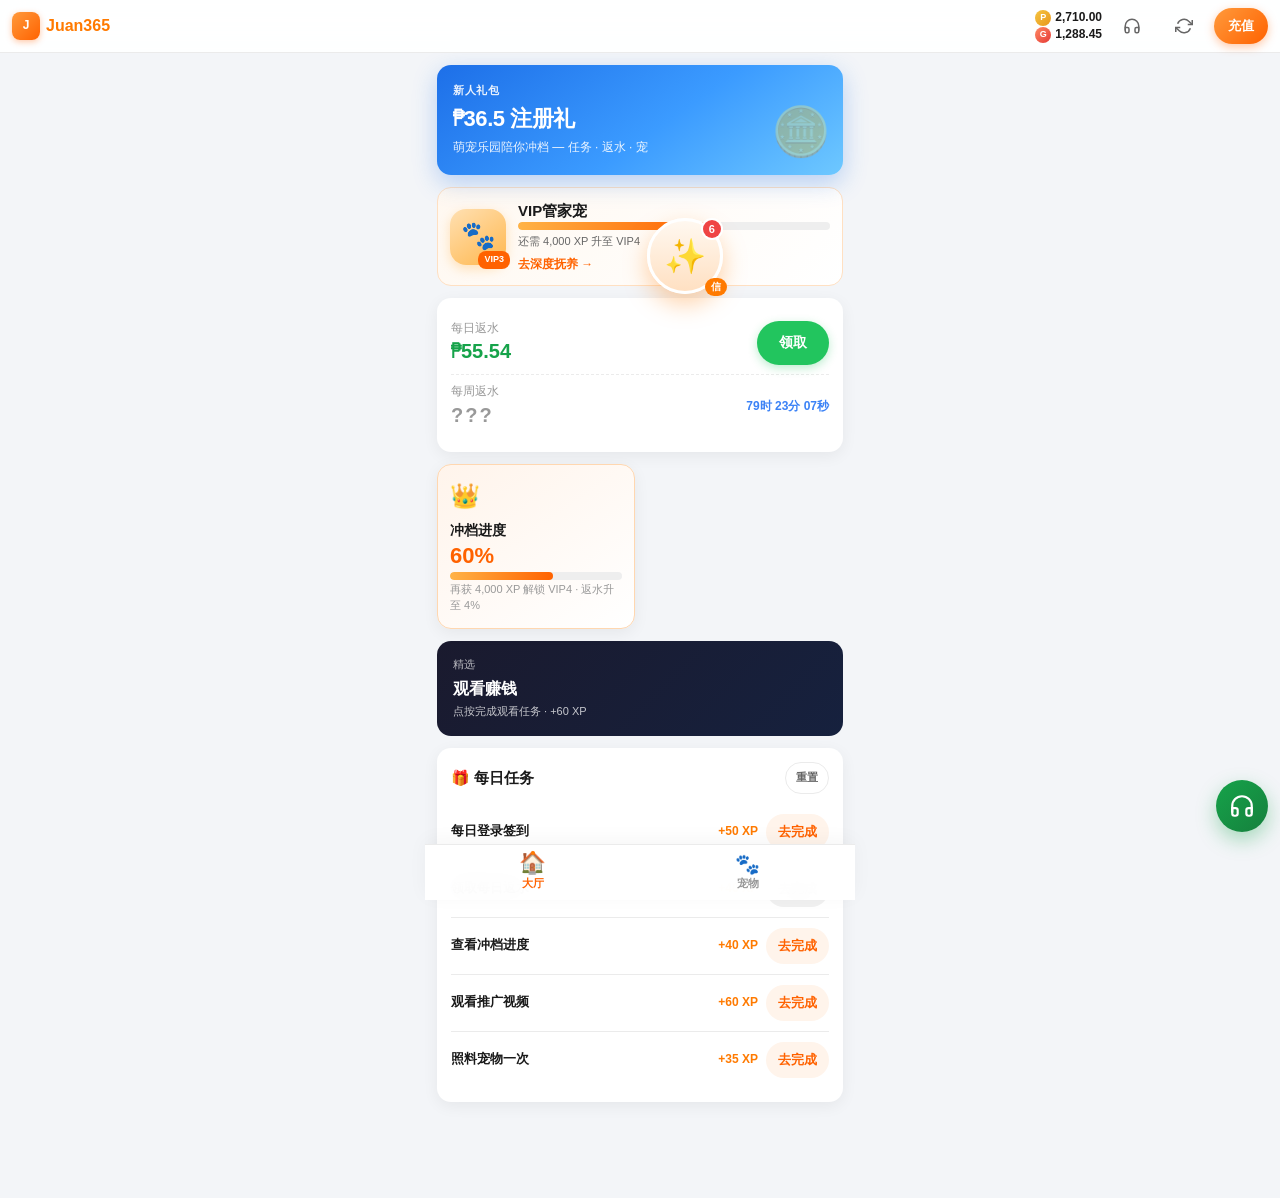
<file: h5/lobby.html>
<!DOCTYPE html>
<html lang="zh-CN">
<head>
  <meta charset="UTF-8">
  <meta name="viewport" content="width=device-width, initial-scale=1.0, maximum-scale=1.0, user-scalable=no, viewport-fit=cover">
  <meta name="apple-mobile-web-app-capable" content="yes">
  <meta name="format-detection" content="telephone=no">
  <title>大厅 — 萌宠乐园 H5</title>
  <link rel="stylesheet" href="css/h5.css?v=20261014e">
  <link rel="stylesheet" href="css/pages.css?v=20261014c">
</head>
<body>
  <header class="h5-header">
    <div class="h5-header-inner">
      <a href="lobby.html" class="h5-logo">
        <span class="h5-logo-mark">J</span>
        Juan365
      </a>
      <div class="h5-balances">
        <div class="h5-bal-row"><span class="h5-coin p">P</span><span id="balP">2,710.00</span></div>
        <div class="h5-bal-row"><span class="h5-coin g">G</span><span id="balG">1,288.45</span></div>
      </div>
      <button class="h5-btn-icon" id="btnCsChat" type="button" aria-label="客服">
        <svg width="18" height="18" viewBox="0 0 24 24" fill="none" stroke="currentColor" stroke-width="2">
          <path d="M3 18v-6a9 9 0 0 1 18 0v6"/>
          <path d="M21 19a2 2 0 0 1-2 2h-1a2 2 0 0 1-2-2v-3a2 2 0 0 1 2-2h3zM3 19a2 2 0 0 0 2 2h1a2 2 0 0 0 2-2v-3a2 2 0 0 0-2-2H3z"/>
        </svg>
      </button>
      <button class="h5-btn-icon h5-btn-refresh" id="btnRefresh" type="button" aria-label="刷新">
        <svg width="18" height="18" viewBox="0 0 24 24" fill="none" stroke="currentColor" stroke-width="2">
          <path d="M23 4v6h-6"/><path d="M1 20v-6h6"/>
          <path d="M3.51 9a9 9 0 0 1 14.85-3.36L23 10M1 14l4.64 4.36A9 9 0 0 0 20.49 15"/>
        </svg>
      </button>
      <button class="h5-btn-deposit" id="btnDeposit" type="button">充值</button>
    </div>
  </header>

  <main class="h5-page">
    <div class="lobby-hero">
      <div class="kicker">新人礼包</div>
      <div class="title">₱36.5 注册礼</div>
      <div class="sub">萌宠乐园陪你冲档 — 任务 · 返水 · 宠</div>
    </div>

    <a class="pet-hud" id="petHud" href="pet.html?v=20260815e">
      <div class="pet-avatar">🐾<span class="pet-badge" id="petBadge">VIP3</span></div>
      <div class="pet-info">
        <div class="pet-name">VIP管家宠</div>
        <div class="xp-bar"><div class="xp-bar-fill" id="petXpFill" style="width:60%"></div></div>
        <div class="pet-xp-text" id="petXpText">还需 4,000 XP 升至 VIP4</div>
        <div class="pet-hud-status" id="petHudStatus" hidden></div>
        <span class="pet-hud-cta" id="petHudCta">去照看 →</span>
      </div>
    </a>

    <div class="h5-section cashback-card">
      <div class="cb-row">
        <div>
          <div class="cb-label">每日返水</div>
          <div class="cb-amount" id="cbAmount">₱55.54</div>
        </div>
        <button class="btn-claim" id="btnClaimCb" type="button">领取</button>
      </div>
      <div class="cb-row">
        <div>
          <div class="cb-label">每周返水</div>
          <div class="cb-amount mystery">???</div>
        </div>
        <div class="cb-timer" id="weeklyTimer">79时 23分 09秒</div>
      </div>
    </div>

    <div class="entry-grid">
      <div class="entry-card vip" id="missionCard">
        <div class="entry-ico">👑</div>
        <div class="entry-title">冲档进度</div>
        <div class="entry-pct" id="missionPct">60%</div>
        <div class="xp-bar"><div class="xp-bar-fill" id="missionFill" style="width:60%"></div></div>
        <div class="entry-sub" id="missionHint">再获 XP 升 VIP4</div>
      </div>
    </div>

    <div class="feat-watch" id="featWatch" role="button" tabindex="0">
      <div class="feat-label">精选</div>
      <div class="feat-title">观看赚钱</div>
      <div class="feat-bar">点按完成观看任务 · +60 XP</div>
    </div>

    <div class="h5-section tasks-card">
      <div class="h5-section-title"><span>🎁 每日任务</span><button class="btn-ghost" id="btnReset" type="button" style="min-height:32px;font-size:11px;padding:0 10px">重置</button></div>
      <div class="task-item" data-task="login">
        <div class="task-desc">每日登录签到</div>
        <span class="task-xp">+50 XP</span>
        <button class="btn-task" type="button" data-action="login">去完成</button>
      </div>
      <div class="task-item" data-task="claimCashback">
        <div class="task-desc">领取每日返水</div>
        <span class="task-xp">+40 XP</span>
        <button class="btn-task" type="button" disabled data-action="claimCashback">去完成</button>
      </div>
      <div class="task-item" data-task="visitVip">
        <div class="task-desc">查看冲档进度</div>
        <span class="task-xp">+40 XP</span>
        <button class="btn-task" type="button" data-action="visitVip">去完成</button>
      </div>
      <div class="task-item" data-task="watchVideo">
        <div class="task-desc">观看推广视频</div>
        <span class="task-xp">+60 XP</span>
        <button class="btn-task" type="button" data-action="watchVideo">去完成</button>
      </div>
      <div class="task-item" data-task="carePet">
        <div class="task-desc">照料宠物一次</div>
        <span class="task-xp">+35 XP</span>
        <button class="btn-task" type="button" data-action="carePet">去完成</button>
      </div>
    </div>
  </main>

  <nav class="h5-tabbar" aria-label="底部导航">
    <a class="h5-tab" href="lobby.html" data-tab="lobby"><span class="ico">🏠</span>大厅</a>
    <a class="h5-tab" href="pet.html?v=20260815e" data-tab="pet"><span class="ico">🐾</span>宠物</a>
  </nav>

  <div class="modal-overlay" id="levelUpModal">
    <div class="modal">
      <div class="levelup-burst">🎉</div>
      <h3 id="levelUpTitle">升级成功！</h3>
      <p id="levelUpDesc">恭喜升至 VIP4</p>
      <button class="btn-ok" id="levelUpOk" type="button">太棒了</button>
    </div>
  </div>
  <div class="toast-wrap" id="toastWrap"></div>

  <script src="../c-end/js/state.js?v=20261014c"></script>
  <script src="js/ui.js"></script>
  <script src="js/shell.js"></script>
  <script src="../c-end/js/cs-chat.js?v=20261014b"></script>
  <script src="../c-end/js/pet-float.js?v=20261014f"></script>
  <script src="js/lobby.js"></script>
</body>
</html>
</file>
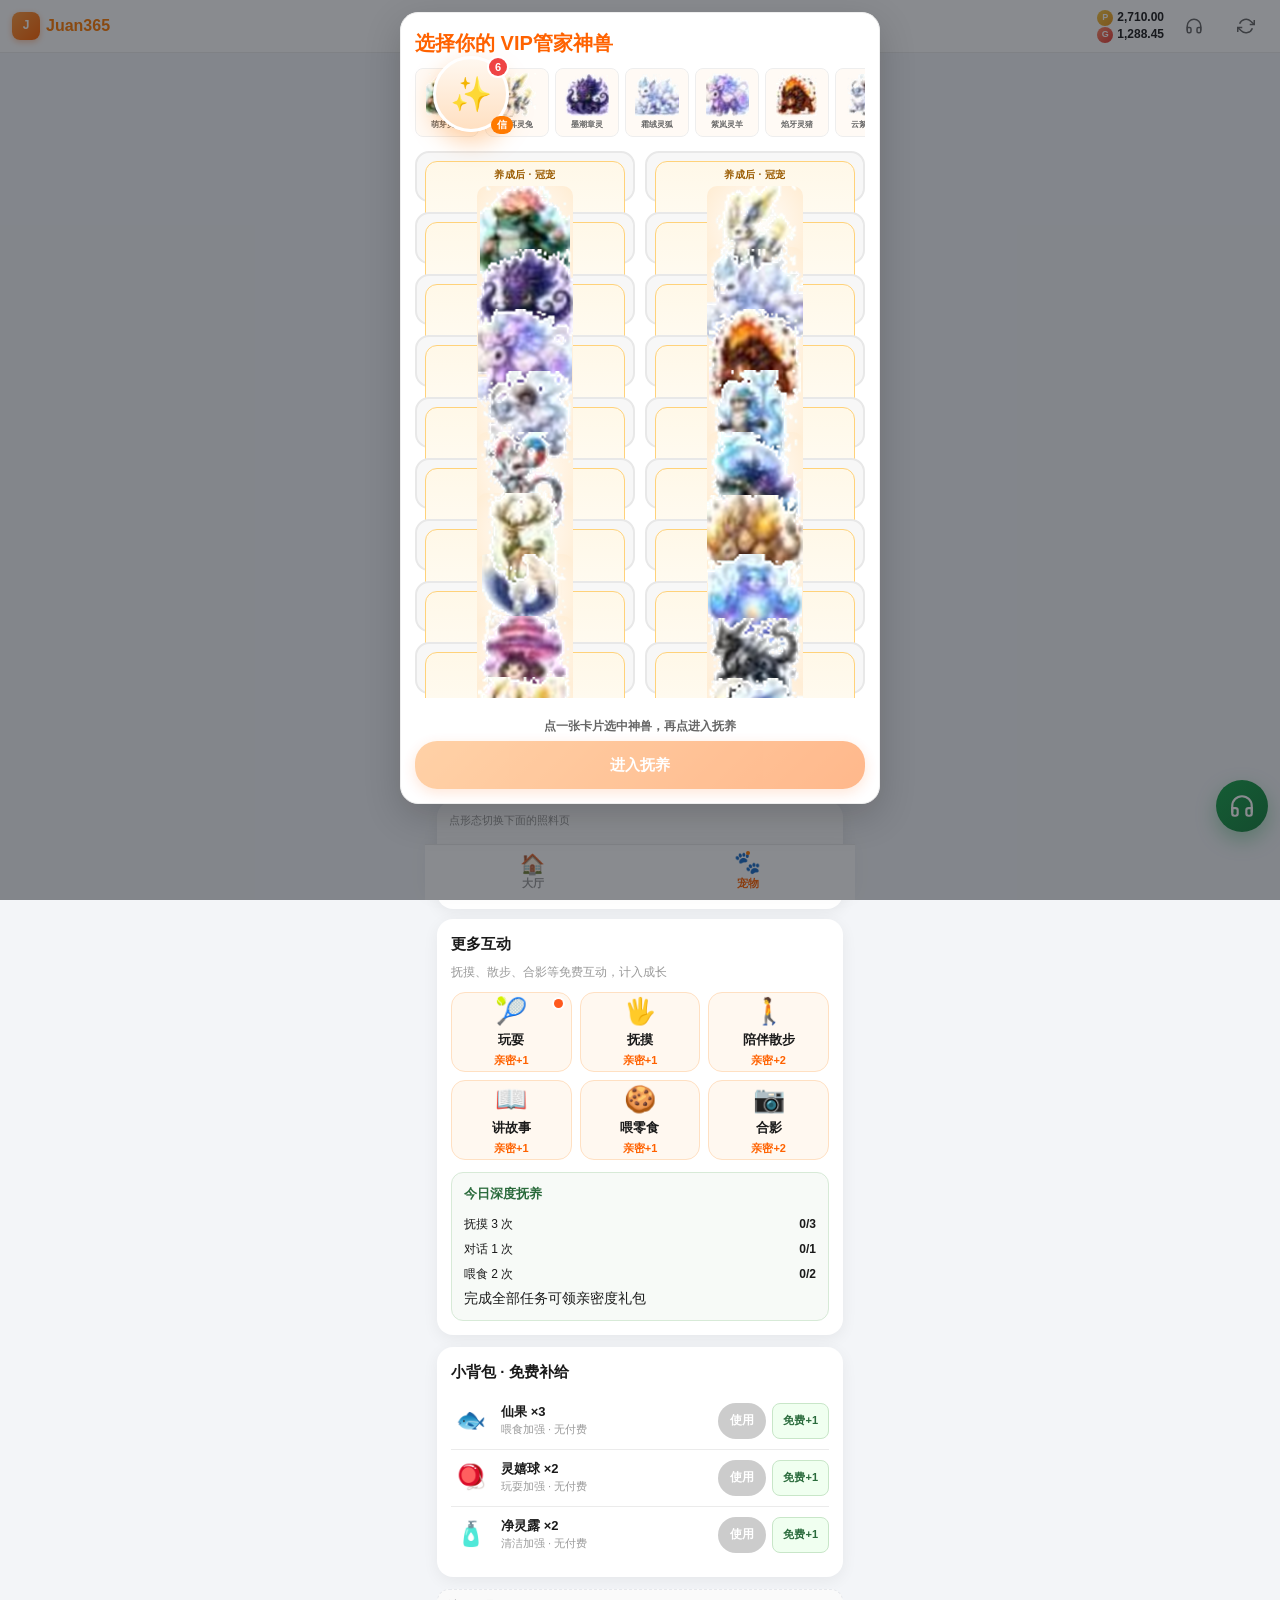
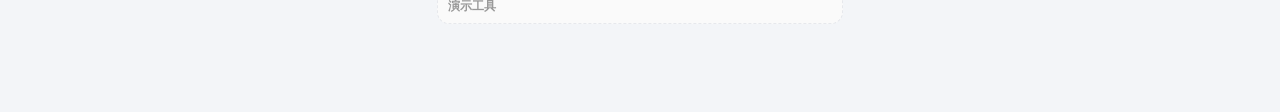
<file: h5/pet.html>
<!DOCTYPE html>
<html lang="zh-CN">
<head>
  <meta charset="UTF-8">
  <meta name="viewport" content="width=device-width, initial-scale=1.0, maximum-scale=1.0, user-scalable=no, viewport-fit=cover">
  <meta name="apple-mobile-web-app-capable" content="yes">
  <meta name="format-detection" content="telephone=no">
  <title>宠物窝 — 萌宠乐园 H5</title>
  <link rel="stylesheet" href="css/h5.css?v=20261014e">
  <link rel="stylesheet" href="css/pages.css?v=20261014c">
</head>
<body class="is-pet-nest">
  <header class="h5-header">
    <div class="h5-header-inner">
      <a href="lobby.html" class="h5-logo">
        <span class="h5-logo-mark">J</span>
        Juan365
      </a>
      <div class="h5-balances">
        <div class="h5-bal-row"><span class="h5-coin p">P</span><span id="balP">2,710.00</span></div>
        <div class="h5-bal-row"><span class="h5-coin g">G</span><span id="balG">1,288.45</span></div>
      </div>
      <button class="h5-btn-icon" id="btnCsChat" type="button" aria-label="客服">
        <svg width="18" height="18" viewBox="0 0 24 24" fill="none" stroke="currentColor" stroke-width="2">
          <path d="M3 18v-6a9 9 0 0 1 18 0v6"/>
          <path d="M21 19a2 2 0 0 1-2 2h-1a2 2 0 0 1-2-2v-3a2 2 0 0 1 2-2h3zM3 19a2 2 0 0 0 2 2h1a2 2 0 0 0 2-2v-3a2 2 0 0 0-2-2H3z"/>
        </svg>
      </button>
      <button class="h5-btn-icon h5-btn-refresh" id="btnRefresh" type="button" aria-label="刷新">
        <svg width="18" height="18" viewBox="0 0 24 24" fill="none" stroke="currentColor" stroke-width="2">
          <path d="M23 4v6h-6"/><path d="M1 20v-6h6"/>
          <path d="M3.51 9a9 9 0 0 1 14.85-3.36L23 10M1 14l4.64 4.36A9 9 0 0 0 20.49 15"/>
        </svg>
      </button>
    </div>
  </header>

  <main class="h5-page pet-page">
    <section class="pet-stage-card" aria-label="宠物舞台">
      <div class="pet-hero-card">
      <div class="pet-stage-sky" data-stage="buddy" id="petStage">
        <div class="pet-stage-floor"></div>
        <div class="pet-speech-bubble" id="petSpeechBubble" hidden aria-live="polite"></div>
        <div class="pet-stage-row">
          <div class="pet-stage-hero">
            <div class="pet-figure" id="petFigure">
            <div class="pet-glow"></div>
            <div class="pet-art" id="petArt" hidden role="img"></div>
            <div class="pet-emoji-fallback" id="petEmojiFallback" aria-hidden="true">✨</div>
            <div class="pet-react" id="petReact" aria-hidden="true"></div>
          </div>
            <div class="pet-switch-wrap" id="petSwitchWrap">
              <button type="button" class="btn-switch-species btn-switch-on-stage" id="btnSwitchSpecies">更换神兽</button>
              <button type="button" class="btn-switch-help" id="btnSwitchSpeciesHelp" aria-label="更换说明" aria-expanded="false">?</button>
              <div class="switch-help-pop" id="switchSpeciesHelpPop" hidden role="tooltip">可随时更换，新神兽继承当前形态档</div>
            </div>
          </div>
          <button type="button" class="pet-next-form" id="petNextForm" aria-label="下一形态预览" title="持续抚养可解锁">
            <span class="pet-next-lock" id="petNextLock">🔒</span>
            <span class="pet-next-art" id="petNextArt" hidden></span>
            <span class="pet-next-emoji" id="petNextEmoji">❓</span>
            <span class="pet-next-label" id="petNextLabel">下一形态</span>
            <span class="pet-next-name" id="petNextName">—</span>
            <span class="pet-next-hint" id="petNextHint">抚养满本档可进化</span>
          </button>
        </div>
      </div>
      <div class="pet-id-card pet-stage-badge">
        <div class="pet-id-top">
          <span class="pet-stage-title" id="petTitle">VIP管家神兽</span>
        </div>
        <span class="pet-stage-meta" id="petMeta">幼宠 · 亲密度 Lv.1</span>
        <div class="pet-species-row">
          <span class="pet-species-hint" id="petSpeciesHint">本命神兽：待选神兽</span>
        </div>
      </div>
      </div>

      <div class="pet-panel pet-panel-nurture">
        <div class="pet-panel-hd">当日抚养</div>
        <div class="pet-nurture-bar" id="petNurtureBar" aria-label="当日抚养">
          <div class="pet-nurture-bar-row">
            <button type="button" class="pet-nurture-btn" data-care="feed" data-need="eat">
              <span class="pet-nurture-ico">🍽</span>
              <strong>饱食</strong>
            </button>
            <button type="button" class="pet-nurture-btn" data-care="drink" data-need="drink">
              <span class="pet-nurture-ico">💧</span>
              <strong>喝水</strong>
            </button>
            <button type="button" class="pet-nurture-btn" data-care="clean">
              <span class="pet-nurture-ico">✨</span>
              <strong>清洁</strong>
            </button>
          </div>
        </div>
        <div class="pet-stats" id="petStats">
          <div class="pet-stat" data-stat="hunger">
            <div class="pet-stat-label"><span>🍽 饱食</span><span class="pet-stat-val" id="statHungerVal">72</span></div>
            <div class="pet-stat-bar"><div class="pet-stat-fill hunger" id="statHunger" style="width:72%"></div></div>
          </div>
          <div class="pet-stat" data-stat="mood">
            <div class="pet-stat-label"><span>😊 心情</span><span class="pet-stat-val" id="statMoodVal">68</span></div>
            <div class="pet-stat-bar"><div class="pet-stat-fill mood" id="statMood" style="width:68%"></div></div>
          </div>
          <div class="pet-stat" data-stat="clean">
            <div class="pet-stat-label"><span>✨ 清洁</span><span class="pet-stat-val" id="statCleanVal">70</span></div>
            <div class="pet-stat-bar"><div class="pet-stat-fill clean" id="statClean" style="width:70%"></div></div>
          </div>
          <div class="pet-stat" data-stat="health">
            <div class="pet-stat-label"><span>💚 健康</span><span class="pet-stat-val" id="statHealthVal">85</span></div>
            <div class="pet-stat-bar"><div class="pet-stat-fill health" id="statHealth" style="width:85%"></div></div>
          </div>
        </div>
        <p class="pet-hint" id="petHint">状态会随时间缓慢下降，记得常来照看～</p>
      </div>

      <div class="pet-panel pet-panel-grow">
        <div class="pet-panel-hd">养成进度</div>
        <div class="pet-stage-growth" id="stageGrowthMeter" aria-label="形态成长">
          <div class="pet-stage-growth-top">
            <span id="stageGrowthLabel">幼宠 → 银徽</span>
            <button type="button" class="btn-evolve" id="btnEvolve" disabled>进化</button>
          </div>
          <div class="pet-stage-growth-row">
            <span>抚养日 <b id="stageGrowthDays">0/1</b></span>
            <div class="pet-stage-growth-bar"><div class="pet-stage-growth-fill" id="stageGrowthDaysFill" style="width:0%"></div></div>
          </div>
          <div class="pet-stage-growth-row">
            <span>互动 <b id="stageGrowthActs">0/6</b></span>
            <div class="pet-stage-growth-bar"><div class="pet-stage-growth-fill acts" id="stageGrowthActsFill" style="width:0%"></div></div>
          </div>
          <div class="pet-stage-growth-row">
            <span>今日对话 <b id="stageGrowthChats">0/2</b></span>
            <div class="pet-stage-growth-bar"><div class="pet-stage-growth-fill chats" id="stageGrowthChatsFill" style="width:0%"></div></div>
          </div>
          <p class="pet-stage-growth-hint" id="stageGrowthHint">每个形态需养够时间；档越高越久。</p>
        </div>
        <div class="pet-ultimate-banner" id="ultimateRewardBanner" hidden></div>
        <div class="nurture-cadence-card" id="nurtureCadenceCard" data-status="fresh" aria-live="polite">
          <div class="nurture-cadence-head">
            <strong id="nurtureCadenceTitle">24小时抚养节奏</strong>
          </div>
          <p class="nurture-cadence-sub" id="nurtureCadenceSub">回来完成今日深度抚养，参与神兽成长</p>
          <ul class="nurture-cadence-rows">
            <li><span>下次回来</span><strong id="nurtureNextDue">--:--:--</strong></li>
            <li><span>保护剩余</span><strong id="nurtureProtectRemain">--:--:--</strong></li>
            <li><span>今日抚养</span><strong id="nurtureDeepProgress">0/3 项</strong></li>
          </ul>
        </div>
        <div class="pet-protect-bar" id="careProtectBar" hidden title="仅亲密度等级受保护；VIP 档位不降">
          <span class="protect-ico">🛡</span>
          <span id="careProtectLabel">等级保护剩余 --:--:--</span>
          <span class="protect-note">亲密度≠VIP</span>
        </div>
      </div>
    </section>

    <div class="pet-dock">
    <div class="form-switcher">
      <p class="form-switcher-hint" id="formSwitcherHint">点形态切换下面的照料页</p>
      <div class="pet-forms-gallery" id="formsGallery"></div>
    </div>

    <nav class="pet-tabs" role="tablist" aria-label="宠物窝功能">
      <button type="button" class="pet-tab is-active" data-tab="care" role="tab">照料</button>
      <button type="button" class="pet-tab" data-tab="rank" role="tab">排名</button>
    </nav>
    </div>

    <div class="form-review-page care-memoir" id="careMemoir" hidden></div>

    <div class="pet-tab-panel is-active" data-panel="care" role="tabpanel">
      <div class="h5-section pet-actions-card">
        <div class="h5-section-title" id="carePanelTitle">更多互动</div>
        <p class="h5-muted" id="carePanelSub" style="margin-bottom:10px">抚摸、散步、合影等免费互动，计入成长</p>
        <div class="pet-actions pet-actions-grid" id="careActionGrid">
          <button type="button" class="pet-act" id="btnFeed" data-care="feed" data-need="eat">
            <span class="pet-need-dot" aria-hidden="true"></span>
            <span class="pet-act-ico">🍖</span><span class="pet-act-name">喂食</span><span class="pet-act-xp">亲密+1</span>
          </button>
          <button type="button" class="pet-act" id="btnPlay" data-care="play" data-need="play">
            <span class="pet-need-dot" aria-hidden="true"></span>
            <span class="pet-act-ico">🎾</span><span class="pet-act-name">玩耍</span><span class="pet-act-xp">亲密+1</span>
          </button>
          <button type="button" class="pet-act" id="btnDrink" data-care="drink" data-need="drink">
            <span class="pet-need-dot" aria-hidden="true"></span>
            <span class="pet-act-ico">💧</span><span class="pet-act-name">喝水</span><span class="pet-act-xp">亲密+1</span>
          </button>
          <button type="button" class="pet-act" id="btnClean" data-care="clean">
            <span class="pet-act-ico">🛁</span><span class="pet-act-name">清洁</span><span class="pet-act-xp">亲密+1</span>
          </button>
          <button type="button" class="pet-act" id="btnPat" data-care="pat">
            <span class="pet-act-ico">🖐</span><span class="pet-act-name">抚摸</span><span class="pet-act-xp">亲密+1</span>
          </button>
          <button type="button" class="pet-act" id="btnWalk" data-care="walk">
            <span class="pet-act-ico">🚶</span><span class="pet-act-name">陪伴散步</span><span class="pet-act-xp">亲密+2</span>
          </button>
          <button type="button" class="pet-act" id="btnStory" data-care="story">
            <span class="pet-act-ico">📖</span><span class="pet-act-name">讲故事</span><span class="pet-act-xp">亲密+1</span>
          </button>
          <button type="button" class="pet-act" id="btnSnack" data-care="snack">
            <span class="pet-act-ico">🍪</span><span class="pet-act-name">喂零食</span><span class="pet-act-xp">亲密+1</span>
          </button>
          <button type="button" class="pet-act" id="btnPhoto" data-care="photo">
            <span class="pet-act-ico">📷</span><span class="pet-act-name">合影</span><span class="pet-act-xp">亲密+2</span>
          </button>
        </div>
        <div class="pet-quests" id="intimacyQuests"></div>
      </div>

      <div class="h5-section pet-inv-card" id="careInvCard">
        <div class="h5-section-title">小背包 · 免费补给</div>
        <div class="pet-inv-list">
          <div class="pet-inv-row" data-item="food">
            <div class="pet-inv-ico">🐟</div>
            <div class="pet-inv-info">
              <div class="pet-inv-name">仙果 <span class="pet-inv-qty" id="invFood">×3</span></div>
              <div class="pet-inv-desc">喂食加强 · 无付费</div>
            </div>
            <div class="pet-inv-btns">
              <button type="button" class="btn-pet-use" data-use="feed">使用</button>
              <button type="button" class="btn-pet-free" data-free="food">免费+1</button>
            </div>
          </div>
          <div class="pet-inv-row" data-item="toy">
            <div class="pet-inv-ico">🪀</div>
            <div class="pet-inv-info">
              <div class="pet-inv-name">灵嬉球 <span class="pet-inv-qty" id="invToy">×2</span></div>
              <div class="pet-inv-desc">玩耍加强 · 无付费</div>
            </div>
            <div class="pet-inv-btns">
              <button type="button" class="btn-pet-use" data-use="play">使用</button>
              <button type="button" class="btn-pet-free" data-free="toy">免费+1</button>
            </div>
          </div>
          <div class="pet-inv-row" data-item="soap">
            <div class="pet-inv-ico">🧴</div>
            <div class="pet-inv-info">
              <div class="pet-inv-name">净灵露 <span class="pet-inv-qty" id="invSoap">×2</span></div>
              <div class="pet-inv-desc">清洁加强 · 无付费</div>
            </div>
            <div class="pet-inv-btns">
              <button type="button" class="btn-pet-use" data-use="clean">使用</button>
              <button type="button" class="btn-pet-free" data-free="soap">免费+1</button>
            </div>
          </div>
        </div>
      </div>

      <details class="pet-demo-fold">
        <summary>演示工具</summary>
        <div class="demo-bar pet-demo-bar">
          <button class="btn-ghost" id="btnDemoCare" type="button">本档抚养完成</button>
          <button class="btn-ghost" id="btnDemoGold" type="button">养成到金甲</button>
          <button class="btn-ghost" id="btnDemoProtect" type="button">经过24小时</button>
          <button class="btn-ghost" id="btnDemoNeeds" type="button">需求提醒</button>
          <button class="btn-ghost" id="btnDemoVip5" type="button">VIP5 终极奖励</button>
          <button class="btn-ghost" id="btnDemoInbox" type="button">未读站内信</button>
          <button class="btn-ghost" id="btnReset" type="button">重置演示</button>
        </div>
      </details>
    </div>

    <div class="pet-tab-panel" data-panel="chat" role="tabpanel" hidden aria-hidden="true" style="display:none">
      <div class="h5-section pet-chat-card">
        <div class="pet-chat-head">
          <span class="pet-chat-ava" aria-hidden="true">🐾</span>
          <div>
            <div class="h5-section-title">和萌宠对话</div>
            <p class="h5-muted">神兽在线 · 计入今日深度抚养</p>
          </div>
        </div>
        <div class="pet-chat-log" id="chatLog"></div>
        <div class="pet-chat-chips" id="chatChips"></div>
        <form class="pet-chat-form" id="chatForm">
          <input type="text" id="chatInput" maxlength="80" placeholder="跟萌宠说点什么…" autocomplete="off">
          <button type="submit" class="btn-ok" id="chatSend">发送</button>
        </form>
      </div>
    </div>

    <div class="pet-tab-panel" data-panel="friends" role="tabpanel" hidden aria-hidden="true" style="display:none">
      <div class="h5-section">
        <div class="h5-section-title">好友帮养</div>
        <p class="h5-muted" style="margin-bottom:8px">每日 <strong id="helpQuotaLabel">0/3</strong> 次 · 正向轻社交</p>
        <div class="pet-friends-list" id="friendsList"></div>
      </div>
    </div>

    <div class="pet-tab-panel" data-panel="rank" role="tabpanel" hidden>
      <div class="h5-section">
        <div class="h5-section-title">今日排名</div>
        <div class="pet-rank-me" id="rankMeBanner">
          <span>排名 <strong id="rankMePos">—</strong></span>
          <span>今日 <strong id="rankMePts">0</strong></span>
          <span>累计 <strong id="rankAllPts">0</strong></span>
        </div>
        <table class="pet-rank-table">
          <thead>
            <tr>
              <th>排名</th>
              <th>用户名</th>
              <th>宠物名称</th>
            </tr>
          </thead>
          <tbody id="rankList"></tbody>
        </table>
      </div>
    </div>
  </main>

  <nav class="h5-tabbar" aria-label="底部导航">
    <a class="h5-tab" href="lobby.html" data-tab="lobby"><span class="ico">🏠</span>大厅</a>
    <a class="h5-tab" href="pet.html?v=20260815e" data-tab="pet"><span class="ico">🐾</span>宠物</a>
  </nav>

  <div class="species-pick-overlay" id="speciesPickOverlay" hidden aria-hidden="true">
    <div class="species-pick-panel" role="dialog" aria-modal="true" aria-labelledby="speciesPickTitle">
      <div class="species-pick-head">
        <h2 id="speciesPickTitle">选择你的 VIP管家神兽</h2>
      </div>
      <div class="species-pick-roster" id="speciesPickRoster" aria-label="六神兽"></div>
      <div class="species-pick-grid" id="speciesPickGrid"></div>
      <div class="species-pick-actions">
        <p class="species-pick-hint" id="speciesPickHint">点一张卡片选中神兽</p>
        <button type="button" class="btn-ok" id="speciesPickConfirm" disabled>进入抚养</button>
      </div>
    </div>
  </div>

  <div class="guide-overlay" id="guideOverlay" hidden>
    <div class="guide-card">
      <div class="guide-step-dot" id="guideStepLabel">新手 1/6</div>
      <h3 id="guideTitle">认识 VIP管家宠</h3>
      <p id="guideDesc">欢迎来到宠物窝！</p>
      <div class="guide-actions">
        <button type="button" class="btn-ok" id="guidePrimary">下一步</button>
        <button type="button" class="btn-ghost" id="guideSkip">跳过引导</button>
      </div>
    </div>
  </div>

  <div class="modal-overlay" id="levelUpModal">
    <div class="modal">
      <div class="levelup-burst">🎉</div>
      <h3 id="levelUpTitle">升级成功！</h3>
      <p id="levelUpDesc">恭喜升至 VIP4</p>
      <button class="btn-ok" id="levelUpOk" type="button">太棒了</button>
    </div>
  </div>

  <div class="modal-overlay" id="evolveModal">
    <div class="modal pet-evolve-modal">
      <h3>亲密度进化</h3>
      <div class="evolve-current" id="evolveCurrent"></div>
      <ul class="evolve-rules" id="evolveRules"></ul>
      <p class="evolve-pick-label">进化升一阶。换种请用「更换神兽」。新神兽继承当前形态档。</p>
      <div class="pet-species-picks" id="evolveSpeciesPicks"></div>
      <div class="evolve-actions">
        <button type="button" class="btn-ok" id="evolveConfirm">确认进化</button>
        <button type="button" class="btn-ghost" id="evolveCancel">取消</button>
      </div>
    </div>
  </div>

  <div class="modal-overlay" id="switchSpeciesModal">
    <div class="modal pet-evolve-modal">
      <h3>更换神兽</h3>
      <div class="evolve-current" id="switchSpeciesCurrent"></div>
      <p class="evolve-pick-label" id="switchSpeciesHint">新神兽将升至你当前的形态档，抚养进度保留。</p>
      <div class="pet-species-picks" id="switchSpeciesPicks"></div>
      <div class="evolve-actions">
        <button type="button" class="btn-ok" id="switchSpeciesConfirm">确认更换</button>
        <button type="button" class="btn-ghost" id="switchSpeciesCancel">取消</button>
      </div>
    </div>
  </div>

  <div class="modal-overlay" id="ultimateRewardModal">
    <div class="modal pet-ultimate-modal">
      <div id="ultimateRewardHead"></div>
      <p class="ult-pick-label">请选择 <strong>1</strong> 项养成达成奖励（非充值）</p>
      <div class="ult-reward-picks" id="ultimateRewardPicks"></div>
      <p class="ult-note" id="ultimateRewardNote">养成达成奖励，非充值。</p>
      <div class="evolve-actions">
        <button type="button" class="btn-ok" id="ultimateRewardConfirm">确认领取</button>
        <button type="button" class="btn-ghost" id="ultimateRewardCancel">稍后</button>
      </div>
    </div>
  </div>

  <div class="modal-overlay" id="ultimateCelebrateModal">
    <div class="modal">
      <div class="levelup-burst">👑</div>
      <h3 id="ultimateCelebrateTitle">终极形态奖励已发放！</h3>
      <p id="ultimateCelebrateDesc">养成达成，非充值</p>
      <button class="btn-ok" id="ultimateCelebrateOk" type="button">太棒了</button>
    </div>
  </div>

  <div class="toast-wrap" id="toastWrap"></div>

  <script src="../c-end/js/state.js?v=20261014c"></script>
  <script src="js/ui.js?v=20260814h"></script>
  <script src="js/shell.js?v=20260814h"></script>
  <script src="../c-end/js/cs-chat.js?v=20261014b"></script>
  <script src="../c-end/js/pet-float.js?v=20261014f"></script>
  <script src="js/pet.js?v=20261014b"></script>
</body>
</html>
</file>
<file: c-end/css/styles.css>
/* 萌宠乐园 — Juan365-like bright lobby */

:root {
  --bg: #f0f2f5;
  --bg-soft: #f7f8fa;
  --card: #ffffff;
  --text: #1a1a1a;
  --text-2: #666;
  --text-3: #999;
  --border: #e8e8e8;
  --orange: #ff7a00;
  --orange-deep: #ff6200;
  --orange-soft: #fff4eb;
  --green: #22c55e;
  --green-deep: #16a34a;
  --blue: #3b82f6;
  --blue-banner: #1d6fe8;
  --red: #ef4444;
  --gold: #f5a623;
  --shadow: 0 2px 8px rgba(0, 0, 0, 0.06);
  --radius: 12px;
  --radius-sm: 8px;
  --sidebar-w: 220px;
  --header-h: 56px;
  --font: "Segoe UI", "PingFang SC", "Hiragino Sans GB", "Microsoft YaHei", sans-serif;
}

*,
*::before,
*::after {
  box-sizing: border-box;
  margin: 0;
  padding: 0;
}

html,
body {
  height: 100%;
  font-family: var(--font);
  background: var(--bg);
  color: var(--text);
  font-size: 14px;
  line-height: 1.45;
  -webkit-font-smoothing: antialiased;
}

a {
  color: inherit;
  text-decoration: none;
}

button {
  font-family: inherit;
  cursor: pointer;
  border: none;
  background: none;
}

img {
  max-width: 100%;
  display: block;
}

/* ——— Header ——— */
.c-header {
  position: sticky;
  top: 0;
  z-index: 100;
  height: var(--header-h);
  background: #fff;
  border-bottom: 1px solid var(--border);
  display: flex;
  align-items: center;
  padding: 0 20px;
  gap: 16px;
}

.c-logo {
  display: flex;
  align-items: center;
  gap: 8px;
  font-weight: 800;
  font-size: 20px;
  letter-spacing: -0.02em;
  color: var(--orange);
  flex-shrink: 0;
}

.c-logo-mark {
  width: 32px;
  height: 32px;
  border-radius: 8px;
  background: linear-gradient(135deg, #ff9a3c, #ff6200);
  display: grid;
  place-items: center;
  color: #fff;
  font-size: 14px;
  font-weight: 900;
  box-shadow: 0 2px 6px rgba(255, 98, 0, 0.35);
}

.c-search {
  width: 36px;
  height: 36px;
  border-radius: 50%;
  display: grid;
  place-items: center;
  color: var(--text-2);
  transition: background 0.15s;
}
.c-search:hover {
  background: var(--bg);
}

.c-header-spacer {
  flex: 1;
}

.c-balances {
  display: flex;
  flex-direction: column;
  gap: 2px;
  font-size: 13px;
  font-weight: 600;
  line-height: 1.2;
}

.c-bal-row {
  display: flex;
  align-items: center;
  gap: 6px;
}

.c-coin {
  width: 18px;
  height: 18px;
  border-radius: 50%;
  display: grid;
  place-items: center;
  font-size: 10px;
  font-weight: 800;
  color: #fff;
}
.c-coin.p {
  background: linear-gradient(135deg, #f5c542, #e8961a);
}
.c-coin.g {
  background: linear-gradient(135deg, #ff8a65, #e53935);
}

.c-btn-refresh {
  width: 28px;
  height: 28px;
  border-radius: 50%;
  color: var(--text-3);
  display: grid;
  place-items: center;
  transition: transform 0.4s;
}
.c-btn-refresh.spinning {
  animation: spin 0.7s linear;
}
@keyframes spin {
  to {
    transform: rotate(360deg);
  }
}

.c-btn-deposit {
  background: linear-gradient(180deg, #ff9a3c, var(--orange-deep));
  color: #fff;
  font-weight: 700;
  font-size: 14px;
  padding: 8px 22px;
  border-radius: 20px;
  box-shadow: 0 2px 8px rgba(255, 98, 0, 0.35);
  transition: transform 0.12s, filter 0.12s;
}
.c-btn-deposit:hover {
  filter: brightness(1.05);
  transform: translateY(-1px);
}

.c-avatar {
  width: 36px;
  height: 36px;
  border-radius: 50%;
  background: linear-gradient(135deg, #ffe0b2, #ffcc80);
  border: 2px solid #fff;
  box-shadow: 0 0 0 1px var(--border);
  display: grid;
  place-items: center;
  font-size: 16px;
  position: relative;
}
.c-avatar .crown {
  position: absolute;
  top: -8px;
  right: -4px;
  font-size: 12px;
}

.c-icon-btn {
  width: 36px;
  height: 36px;
  border-radius: 50%;
  display: grid;
  place-items: center;
  color: var(--text-2);
}
.c-icon-btn:hover {
  background: var(--bg);
}

/* ——— Layout ——— */
.c-layout {
  display: grid;
  grid-template-columns: var(--sidebar-w) 1fr;
  min-height: calc(100vh - var(--header-h));
  max-width: 1400px;
  margin: 0 auto;
}

.c-sidebar {
  padding: 12px 10px 24px;
  display: flex;
  flex-direction: column;
  gap: 10px;
}

.c-main {
  padding: 12px 16px 40px;
  min-width: 0;
}

/* ——— Sidebar cards ——— */
.side-card {
  background: var(--card);
  border-radius: var(--radius);
  padding: 12px;
  box-shadow: var(--shadow);
}

.side-card.cashback {
  display: flex;
  flex-direction: column;
  gap: 8px;
}

.cb-row {
  display: flex;
  align-items: center;
  justify-content: space-between;
  gap: 8px;
}

.cb-label {
  font-size: 12px;
  color: var(--text-2);
}
.cb-amount {
  font-size: 18px;
  font-weight: 800;
  color: var(--text);
}
.cb-amount.mystery {
  letter-spacing: 2px;
  color: var(--text-3);
}

.cb-timer {
  font-size: 11px;
  color: var(--orange);
  font-weight: 600;
}

.btn-claim {
  background: var(--green);
  color: #fff;
  font-weight: 700;
  font-size: 12px;
  padding: 6px 14px;
  border-radius: 16px;
  white-space: nowrap;
  transition: filter 0.12s, transform 0.12s;
}
.btn-claim:hover:not(:disabled) {
  filter: brightness(1.08);
  transform: scale(1.03);
}
.btn-claim:disabled {
  background: #bbb;
  cursor: not-allowed;
}

.btn-claim-orange {
  background: var(--orange);
}

/* Bonus Mission / XP bar */
.mission-card {
  background: var(--card);
  border-radius: var(--radius);
  padding: 12px;
  box-shadow: var(--shadow);
  cursor: pointer;
  transition: box-shadow 0.15s, transform 0.15s;
  border: 1px solid transparent;
}
.mission-card:hover {
  border-color: #ffd4a8;
  box-shadow: 0 4px 14px rgba(255, 122, 0, 0.15);
  transform: translateY(-1px);
}

.mission-title {
  display: flex;
  align-items: center;
  justify-content: space-between;
  font-weight: 700;
  font-size: 13px;
  margin-bottom: 8px;
}
.mission-title .link {
  font-size: 11px;
  color: var(--orange);
  font-weight: 600;
}

.mission-pct {
  font-size: 12px;
  color: var(--orange);
  font-weight: 700;
}

.xp-bar {
  height: 8px;
  background: #eee;
  border-radius: 4px;
  overflow: hidden;
  margin-bottom: 6px;
}
.xp-bar-fill {
  height: 100%;
  background: linear-gradient(90deg, #ffb347, var(--orange));
  border-radius: 4px;
  transition: width 0.45s ease;
}

.mission-hint {
  font-size: 11px;
  color: var(--text-3);
  line-height: 1.4;
}

/* Pet HUD */
.pet-hud {
  background: linear-gradient(135deg, #fff8f0, #fff);
  border: 1px solid #ffe0c2;
  border-radius: var(--radius);
  padding: 12px;
  display: flex;
  gap: 10px;
  align-items: center;
  box-shadow: var(--shadow);
}

.pet-avatar {
  width: 52px;
  height: 52px;
  border-radius: 50%;
  background: linear-gradient(160deg, #ffe8c8, #ffc07a);
  display: grid;
  place-items: center;
  font-size: 28px;
  position: relative;
  flex-shrink: 0;
  box-shadow: inset 0 -4px 8px rgba(255, 122, 0, 0.15);
}

.pet-badge {
  position: absolute;
  bottom: -4px;
  right: -6px;
  background: linear-gradient(135deg, #ff9a3c, #ff6200);
  color: #fff;
  font-size: 9px;
  font-weight: 800;
  padding: 2px 6px;
  border-radius: 8px;
  border: 2px solid #fff;
  white-space: nowrap;
}

.pet-info {
  flex: 1;
  min-width: 0;
}
.pet-name {
  font-weight: 700;
  font-size: 13px;
}
.pet-xp-text {
  font-size: 11px;
  color: var(--text-3);
  margin-top: 2px;
}

/* Daily tasks */
.tasks-card {
  background: linear-gradient(180deg, #fff5eb, #fff);
  border-radius: var(--radius);
  padding: 12px;
  box-shadow: var(--shadow);
  border: 1px solid #ffe8d0;
}
.tasks-head {
  display: flex;
  align-items: center;
  gap: 8px;
  font-weight: 800;
  color: var(--orange-deep);
  margin-bottom: 10px;
  font-size: 13px;
}
.tasks-head .chest {
  font-size: 20px;
}

.task-item {
  display: flex;
  align-items: center;
  gap: 8px;
  padding: 8px 0;
  border-top: 1px solid #f5e6d6;
  font-size: 12px;
}
.task-item:first-of-type {
  border-top: none;
}
.task-desc {
  flex: 1;
  color: var(--text);
}
.task-xp {
  color: var(--orange);
  font-weight: 700;
  font-size: 11px;
}
.btn-task {
  background: var(--orange);
  color: #fff;
  font-size: 11px;
  font-weight: 700;
  padding: 4px 10px;
  border-radius: 12px;
}
.btn-task:disabled,
.btn-task.done {
  background: #ccc;
  cursor: default;
}

/* Nav menu */
.side-nav {
  background: var(--card);
  border-radius: var(--radius);
  padding: 6px;
  box-shadow: var(--shadow);
}
.nav-item {
  display: flex;
  align-items: center;
  gap: 10px;
  padding: 10px 12px;
  border-radius: 8px;
  font-size: 13px;
  color: var(--text-2);
  transition: background 0.12s;
}
.nav-item:hover {
  background: var(--bg-soft);
}
.nav-item.active {
  background: #fff0e6;
  color: var(--orange-deep);
  font-weight: 700;
}
.nav-item .ico {
  width: 20px;
  text-align: center;
  font-size: 16px;
}

.quick-links {
  display: flex;
  gap: 8px;
  justify-content: space-around;
  padding: 8px 4px;
}
.ql {
  display: flex;
  flex-direction: column;
  align-items: center;
  gap: 4px;
  font-size: 10px;
  color: var(--text-2);
}
.ql-ico {
  width: 36px;
  height: 36px;
  border-radius: 50%;
  background: var(--bg);
  display: grid;
  place-items: center;
  font-size: 16px;
}

.promo-row {
  display: flex;
  gap: 6px;
  margin-top: 4px;
}
.promo-row input {
  flex: 1;
  border: 1px solid var(--border);
  border-radius: 16px;
  padding: 6px 12px;
  font-size: 12px;
  outline: none;
}
.promo-row input:focus {
  border-color: var(--orange);
}

/* ——— Hero banner ——— */
.hero-banner {
  border-radius: var(--radius);
  overflow: hidden;
  background: linear-gradient(105deg, #1a5fd4 0%, #3b82f6 45%, #60a5fa 100%);
  min-height: 160px;
  position: relative;
  color: #fff;
  padding: 28px 32px;
  margin-bottom: 14px;
  box-shadow: 0 4px 16px rgba(29, 111, 232, 0.25);
}
.hero-banner::after {
  content: "";
  position: absolute;
  right: -20px;
  top: -30px;
  width: 220px;
  height: 220px;
  border-radius: 50%;
  background: rgba(255, 255, 255, 0.08);
  pointer-events: none;
}
.hero-kicker {
  font-size: 12px;
  opacity: 0.85;
  font-weight: 600;
  letter-spacing: 0.04em;
  text-transform: uppercase;
}
.hero-title {
  font-size: 28px;
  font-weight: 900;
  margin: 6px 0 8px;
  letter-spacing: -0.02em;
}
.hero-sub {
  font-size: 13px;
  opacity: 0.9;
  max-width: 420px;
}
.hero-coins {
  position: absolute;
  right: 40px;
  top: 50%;
  transform: translateY(-50%);
  font-size: 64px;
  opacity: 0.9;
  animation: floatY 3s ease-in-out infinite;
}
@keyframes floatY {
  0%,
  100% {
    transform: translateY(-50%);
  }
  50% {
    transform: translateY(calc(-50% - 8px));
  }
}

/* ——— VIP rush panel (replaces game halls) ——— */
.section-head {
  display: flex;
  align-items: center;
  justify-content: space-between;
  margin-bottom: 12px;
  gap: 12px;
  flex-wrap: wrap;
}
.section-title {
  font-size: 16px;
  font-weight: 800;
  display: flex;
  align-items: center;
  gap: 8px;
}
.section-actions {
  display: flex;
  gap: 8px;
  align-items: center;
}

.btn-ghost {
  background: #fff;
  border: 1px solid var(--border);
  color: var(--text-2);
  font-size: 12px;
  padding: 7px 12px;
  border-radius: 16px;
}
.btn-ghost:hover {
  border-color: var(--orange);
  color: var(--orange);
}

.btn-vip-cta {
  background: linear-gradient(180deg, #ff9a3c, var(--orange-deep));
  color: #fff;
  font-weight: 700;
  font-size: 13px;
  padding: 8px 16px;
  border-radius: 18px;
  box-shadow: 0 2px 8px rgba(255, 122, 0, 0.28);
  display: inline-flex;
  align-items: center;
  text-decoration: none;
  transition: transform 0.12s, filter 0.12s;
}
.btn-vip-cta:hover {
  filter: brightness(1.06);
  transform: translateY(-1px);
  color: #fff;
}

.vip-rush-panel {
  background: var(--card);
  border-radius: var(--radius);
  padding: 16px 18px;
  box-shadow: var(--shadow);
  border: 1px solid var(--border);
}
.rush-copy {
  font-size: 13px;
  color: var(--text-2);
  line-height: 1.55;
}
.rush-copy p {
  margin: 0 0 8px;
}
.rush-note {
  font-size: 12px;
  color: var(--text-3);
  margin-bottom: 0 !important;
}

/* ——— Feature cards row ——— */
.feature-row {
  display: grid;
  grid-template-columns: 1.4fr 1fr 1fr;
  gap: 12px;
  margin-bottom: 16px;
}
.feat-card {
  border-radius: var(--radius);
  overflow: hidden;
  min-height: 110px;
  position: relative;
  color: #fff;
  padding: 16px;
  box-shadow: var(--shadow);
}
.feat-card.video {
  background: linear-gradient(160deg, #0e4a7a, #1a6bb5);
  cursor: pointer;
}
.feat-card.video:hover {
  filter: brightness(1.05);
}
.feat-card.brand {
  background: linear-gradient(160deg, #1e3a5f, #2d5a87);
}
.feat-card.color {
  background: linear-gradient(160deg, #c2410c, #ea580c);
}
.feat-label {
  font-size: 11px;
  opacity: 0.8;
}
.feat-title {
  font-size: 16px;
  font-weight: 800;
  margin-top: 4px;
}
.feat-bar {
  position: absolute;
  bottom: 0;
  left: 0;
  right: 0;
  background: rgba(0, 0, 0, 0.35);
  padding: 6px 12px;
  font-size: 11px;
  font-weight: 600;
}

/* Floating right rail */
.float-rail {
  position: fixed;
  right: 16px;
  top: 50%;
  transform: translateY(-50%);
  display: flex;
  flex-direction: column;
  gap: 10px;
  z-index: 50;
}
.float-btn {
  width: 52px;
  height: 52px;
  border-radius: 50%;
  background: #fff;
  box-shadow: 0 4px 14px rgba(0, 0, 0, 0.12);
  display: grid;
  place-items: center;
  font-size: 22px;
  transition: transform 0.15s;
  position: relative;
}
.float-btn:hover {
  transform: scale(1.08);
}
.float-btn .tip {
  position: absolute;
  right: 60px;
  background: rgba(0, 0, 0, 0.75);
  color: #fff;
  font-size: 10px;
  padding: 4px 8px;
  border-radius: 4px;
  white-space: nowrap;
  opacity: 0;
  pointer-events: none;
  transition: opacity 0.15s;
}
.float-btn:hover .tip {
  opacity: 1;
}

/* Marquee footer */
.c-marquee {
  position: fixed;
  bottom: 0;
  left: 0;
  right: 0;
  background: #fff;
  border-top: 1px solid var(--border);
  padding: 6px 0;
  font-size: 11px;
  color: var(--text-3);
  overflow: hidden;
  z-index: 40;
  white-space: nowrap;
}
.c-marquee span {
  display: inline-block;
  padding-left: 100%;
  animation: marquee 28s linear infinite;
}
@keyframes marquee {
  to {
    transform: translateX(-100%);
  }
}

/* ——— Toast & XP float ——— */
.toast-wrap {
  position: fixed;
  top: 72px;
  left: 50%;
  transform: translateX(-50%);
  z-index: 300;
  display: flex;
  flex-direction: column;
  gap: 8px;
  align-items: center;
  pointer-events: none;
}
.toast {
  background: rgba(26, 26, 26, 0.88);
  color: #fff;
  padding: 10px 18px;
  border-radius: 20px;
  font-size: 13px;
  font-weight: 600;
  animation: toastIn 0.25s ease, toastOut 0.3s ease 2.2s forwards;
  box-shadow: 0 4px 16px rgba(0, 0, 0, 0.2);
}
.toast.success {
  background: rgba(22, 163, 74, 0.92);
}
@keyframes toastIn {
  from {
    opacity: 0;
    transform: translateY(-8px);
  }
}
@keyframes toastOut {
  to {
    opacity: 0;
    transform: translateY(-12px);
  }
}

.xp-float {
  position: fixed;
  z-index: 310;
  font-size: 18px;
  font-weight: 900;
  color: var(--orange);
  text-shadow: 0 1px 0 #fff, 0 2px 8px rgba(255, 122, 0, 0.4);
  pointer-events: none;
  animation: xpRise 1.1s ease-out forwards;
}
@keyframes xpRise {
  0% {
    opacity: 1;
    transform: translateY(0) scale(1);
  }
  100% {
    opacity: 0;
    transform: translateY(-60px) scale(1.2);
  }
}

/* ——— Level-up modal ——— */
.modal-overlay {
  position: fixed;
  inset: 0;
  background: rgba(0, 0, 0, 0.45);
  z-index: 400;
  display: flex;
  align-items: center;
  justify-content: center;
  opacity: 0;
  pointer-events: none;
  transition: opacity 0.2s;
  padding: 20px;
}
.modal-overlay.open {
  opacity: 1;
  pointer-events: auto;
}

.modal {
  background: #fff;
  border-radius: 16px;
  padding: 28px 24px;
  max-width: 400px;
  width: 100%;
  text-align: center;
  box-shadow: 0 20px 60px rgba(0, 0, 0, 0.2);
  transform: scale(0.9);
  transition: transform 0.25s cubic-bezier(0.22, 1, 0.36, 1);
}
.modal-overlay.open .modal {
  transform: scale(1);
}

.levelup-burst {
  font-size: 56px;
  animation: bounceIn 0.5s ease;
}
@keyframes bounceIn {
  0% {
    transform: scale(0);
  }
  60% {
    transform: scale(1.15);
  }
  100% {
    transform: scale(1);
  }
}
.modal h3 {
  font-size: 22px;
  font-weight: 900;
  margin: 8px 0;
  color: var(--orange-deep);
}
.modal p {
  color: var(--text-2);
  font-size: 13px;
  margin-bottom: 18px;
}
.modal .btn-ok {
  background: linear-gradient(180deg, #ff9a3c, var(--orange-deep));
  color: #fff;
  font-weight: 700;
  padding: 10px 32px;
  border-radius: 20px;
}

/* Support claim modal */
.benefit-list {
  text-align: left;
  margin: 12px 0 18px;
  font-size: 13px;
  color: var(--text-2);
  line-height: 1.6;
}

/* ——— VIP PAGE ——— */
.vip-page {
  max-width: 1100px;
  margin: 0 auto;
  padding: 16px 20px 48px;
}

.vip-back {
  display: inline-flex;
  align-items: center;
  gap: 6px;
  font-size: 13px;
  color: var(--text-2);
  margin-bottom: 14px;
  font-weight: 600;
}
.vip-back:hover {
  color: var(--orange);
}

.vip-top {
  display: grid;
  grid-template-columns: 1fr 1.15fr;
  gap: 14px;
  margin-bottom: 16px;
}

.status-card {
  background: linear-gradient(135deg, #ff9a3c 0%, #ff6200 55%, #ff4d00 100%);
  border-radius: 14px;
  padding: 20px;
  color: #fff;
  display: flex;
  gap: 16px;
  align-items: center;
  box-shadow: 0 6px 20px rgba(255, 98, 0, 0.35);
  position: relative;
  overflow: hidden;
  min-height: 150px;
}
.status-card::before {
  content: "";
  position: absolute;
  width: 160px;
  height: 160px;
  border-radius: 50%;
  background: rgba(255, 255, 255, 0.1);
  right: -40px;
  top: -40px;
}

.vip-shield {
  width: 88px;
  height: 88px;
  flex-shrink: 0;
  position: relative;
  z-index: 1;
  filter: drop-shadow(0 4px 8px rgba(0, 0, 0, 0.2));
}
.vip-shield svg {
  width: 100%;
  height: 100%;
}

.status-meta {
  position: relative;
  z-index: 1;
  flex: 1;
}
.status-meta .tier {
  font-size: 15px;
  font-weight: 600;
  opacity: 0.95;
}
.status-meta .tier strong,
.status-meta .lvl strong {
  font-size: 22px;
  font-weight: 900;
}
.status-meta .lvl {
  font-size: 14px;
  margin-top: 2px;
  opacity: 0.95;
}

.vip-progress {
  margin-top: 12px;
}
.vip-progress-bar {
  height: 10px;
  background: rgba(255, 255, 255, 0.3);
  border-radius: 5px;
  overflow: hidden;
}
.vip-progress-fill {
  height: 100%;
  background: #fff;
  border-radius: 5px;
  transition: width 0.45s ease;
  box-shadow: 0 0 8px rgba(255, 255, 255, 0.6);
}
.vip-progress-text {
  font-size: 11px;
  margin-top: 6px;
  opacity: 0.9;
}

.carousel-card {
  background: var(--card);
  border-radius: 14px;
  padding: 16px 18px;
  box-shadow: var(--shadow);
  display: flex;
  flex-direction: column;
}
.carousel-head {
  display: flex;
  justify-content: space-between;
  align-items: flex-start;
  margin-bottom: 12px;
}
.carousel-head h2 {
  font-size: 15px;
  font-weight: 800;
}
.cashback-rate {
  text-align: right;
  font-size: 12px;
  color: var(--text-2);
}
.cashback-rate .rate {
  font-size: 22px;
  font-weight: 900;
  color: var(--orange);
  display: flex;
  align-items: center;
  gap: 6px;
  justify-content: flex-end;
}
.pie {
  width: 18px;
  height: 18px;
  border-radius: 50%;
  background: conic-gradient(var(--orange) 0 50%, var(--green) 50% 100%);
}

.carousel-track-wrap {
  overflow: hidden;
  flex: 1;
  position: relative;
}
.carousel-track {
  display: flex;
  gap: 12px;
  transition: transform 0.35s ease;
  padding: 4px 0;
}
.vip-tier-card {
  flex: 0 0 200px;
  background: linear-gradient(160deg, #fff8f0, #fff);
  border: 1px solid #ffe0c2;
  border-radius: 12px;
  padding: 14px;
  text-align: center;
  transition: border-color 0.2s, box-shadow 0.2s;
}
.vip-tier-card.active {
  border-color: var(--orange);
  box-shadow: 0 4px 14px rgba(255, 122, 0, 0.2);
}
.vip-tier-card .badge-ico {
  font-size: 40px;
  margin-bottom: 4px;
}
.vip-tier-card .tn {
  font-weight: 900;
  font-size: 16px;
  color: var(--orange-deep);
}
.vip-tier-card .meta {
  font-size: 11px;
  color: var(--text-3);
  margin-top: 6px;
  line-height: 1.5;
}

.carousel-dots {
  display: flex;
  justify-content: center;
  gap: 6px;
  margin-top: 10px;
}
.carousel-dots button {
  width: 8px;
  height: 8px;
  border-radius: 50%;
  background: #ddd;
}
.carousel-dots button.active {
  background: var(--orange);
  width: 18px;
  border-radius: 4px;
}

.carousel-nav {
  display: flex;
  gap: 8px;
  margin-top: 8px;
  justify-content: flex-end;
}
.carousel-nav button {
  width: 28px;
  height: 28px;
  border-radius: 50%;
  border: 1px solid var(--border);
  color: var(--text-2);
  font-size: 14px;
}
.carousel-nav button:hover {
  border-color: var(--orange);
  color: var(--orange);
}

/* Tabs */
.vip-tabs {
  display: flex;
  gap: 8px;
  margin-bottom: 14px;
}
.vip-tab {
  padding: 10px 22px;
  border-radius: 20px;
  font-weight: 700;
  font-size: 13px;
  background: #fff;
  color: var(--text);
  box-shadow: var(--shadow);
  transition: background 0.15s, color 0.15s;
}
.vip-tab.active {
  background: var(--orange);
  color: #fff;
  box-shadow: 0 2px 8px rgba(255, 122, 0, 0.35);
}

.tab-panel {
  display: none;
}
.tab-panel.active {
  display: block;
  animation: fadeIn 0.25s ease;
}
@keyframes fadeIn {
  from {
    opacity: 0;
    transform: translateY(4px);
  }
  to {
    opacity: 1;
    transform: none;
  }
}

.benefits-grid {
  display: grid;
  grid-template-columns: repeat(3, 1fr);
  gap: 12px;
}
.benefit-card {
  background: #fff;
  border-radius: var(--radius);
  padding: 16px;
  box-shadow: var(--shadow);
  cursor: pointer;
  transition: transform 0.12s, box-shadow 0.15s;
  position: relative;
  border: 1px solid transparent;
}
.benefit-card:hover {
  transform: translateY(-2px);
  box-shadow: 0 6px 18px rgba(0, 0, 0, 0.08);
  border-color: #c8f0d4;
}
.benefit-check {
  width: 24px;
  height: 24px;
  border-radius: 50%;
  background: var(--green);
  color: #fff;
  display: grid;
  place-items: center;
  font-size: 12px;
  font-weight: 900;
  margin-bottom: 10px;
}
.benefit-card h4 {
  font-size: 13px;
  font-weight: 800;
  margin-bottom: 6px;
  line-height: 1.35;
}
.benefit-card p {
  font-size: 12px;
  color: var(--text-3);
  line-height: 1.45;
}

.guide-content,
.rewards-content {
  background: #fff;
  border-radius: var(--radius);
  padding: 20px 24px;
  box-shadow: var(--shadow);
}
.guide-content h4,
.rewards-content h4 {
  font-size: 14px;
  font-weight: 800;
  margin: 16px 0 8px;
  color: var(--orange-deep);
}
.guide-content h4:first-child,
.rewards-content h4:first-child {
  margin-top: 0;
}
.guide-content ul,
.rewards-content ul {
  padding-left: 18px;
  color: var(--text-2);
  font-size: 13px;
  line-height: 1.7;
}
.guide-content table {
  width: 100%;
  border-collapse: collapse;
  font-size: 13px;
  margin-top: 8px;
}
.guide-content th,
.guide-content td {
  border: 1px solid var(--border);
  padding: 8px 10px;
  text-align: left;
}
.guide-content th {
  background: var(--bg-soft);
  font-weight: 700;
}

.demo-bar {
  margin-top: 16px;
  display: flex;
  gap: 10px;
  flex-wrap: wrap;
  align-items: center;
}
.btn-demo-xp {
  background: linear-gradient(180deg, #60a5fa, #2563eb);
  color: #fff;
  font-weight: 700;
  padding: 10px 18px;
  border-radius: 18px;
  font-size: 13px;
  box-shadow: 0 2px 8px rgba(37, 99, 235, 0.3);
}
.btn-demo-xp:hover {
  filter: brightness(1.06);
}

.entry-page {
  min-height: 100vh;
  display: flex;
  align-items: center;
  justify-content: center;
  background: linear-gradient(160deg, #fff8f0, #f0f2f5 40%, #e8f0fe);
  padding: 24px;
}
.entry-card {
  background: #fff;
  border-radius: 16px;
  padding: 36px 40px;
  max-width: 480px;
  width: 100%;
  box-shadow: 0 12px 40px rgba(0, 0, 0, 0.08);
  text-align: center;
}
.entry-card h1 {
  font-size: 22px;
  font-weight: 900;
  color: var(--orange-deep);
  margin-bottom: 8px;
}
.entry-card p {
  color: var(--text-2);
  font-size: 13px;
  margin-bottom: 24px;
}
.entry-links {
  display: flex;
  flex-direction: column;
  gap: 10px;
}
.entry-links a {
  display: block;
  padding: 14px;
  border-radius: 12px;
  font-weight: 700;
  background: var(--bg-soft);
  transition: background 0.12s, color 0.12s;
}
.entry-links a.primary {
  background: linear-gradient(180deg, #ff9a3c, var(--orange-deep));
  color: #fff;
}
.entry-links a:hover {
  filter: brightness(1.04);
}
.entry-links a.secondary:hover {
  background: var(--orange-soft);
  color: var(--orange-deep);
}

/* ——— Pet nest / QQ宠物 care page ——— */
.pet-hud {
  cursor: pointer;
  transition: transform 0.15s, box-shadow 0.15s;
  position: relative;
}
.pet-hud:hover {
  transform: translateY(-1px);
  box-shadow: 0 4px 14px rgba(255, 122, 0, 0.18);
}
.pet-hud-cta {
  display: block;
  margin-top: 6px;
  font-size: 11px;
  font-weight: 700;
  color: var(--orange-deep);
}
.pet-hud-link {
  display: block;
  color: inherit;
  text-decoration: none;
}

.pet-page {
  max-width: 1080px;
  margin: 0 auto;
  padding: 16px 20px 48px;
}
.pet-page-nav {
  display: flex;
  align-items: center;
  justify-content: space-between;
  margin-bottom: 14px;
  gap: 12px;
}
.pet-page-links {
  font-size: 13px;
  color: var(--text-3);
}
.pet-page-links a {
  color: var(--orange-deep);
  font-weight: 600;
}
.pet-page-links .here {
  color: var(--text);
  font-weight: 700;
}
.pet-page-links .sep {
  margin: 0 6px;
  color: var(--text-3);
}

.pet-care-layout {
  display: grid;
  grid-template-columns: 1.35fr 0.9fr;
  gap: 16px;
  align-items: start;
}

.pet-stage-card {
  background: var(--card);
  border-radius: var(--radius);
  border: 1px solid var(--border);
  box-shadow: var(--shadow);
  padding: 14px;
  overflow: hidden;
}

.pet-stage-sky {
  position: relative;
  height: 360px;
  border-radius: 14px;
  overflow: hidden;
  background:
    linear-gradient(180deg, #c8e4ff 0%, #e8f4ff 42%, #fff6e8 70%, #ffe8c8 100%);
  border: 1px solid #e0ecf8;
}
.pet-stage-sky[data-stage="baby"] {
  background: linear-gradient(180deg, #dff0ff 0%, #fff5e6 100%);
}
.pet-stage-sky[data-stage="elite"] {
  background: linear-gradient(180deg, #b8d4ff 0%, #ffe0b0 55%, #ffd08a 100%);
}
.pet-stage-sky[data-stage="legend"] {
  background: linear-gradient(180deg, #9ec5ff 0%, #ffd78a 50%, #ffb347 100%);
}

.pet-cloud {
  position: absolute;
  background: rgba(255, 255, 255, 0.85);
  border-radius: 40px;
  filter: blur(0.2px);
  animation: petCloud 12s ease-in-out infinite;
}
.pet-cloud.c1 {
  width: 90px;
  height: 28px;
  top: 28px;
  left: 12%;
}
.pet-cloud.c2 {
  width: 70px;
  height: 22px;
  top: 52px;
  right: 14%;
  animation-delay: -4s;
}
@keyframes petCloud {
  0%,
  100% {
    transform: translateX(0);
  }
  50% {
    transform: translateX(18px);
  }
}

.pet-stage-floor {
  position: absolute;
  left: 0;
  right: 0;
  bottom: 0;
  height: 38%;
  background: linear-gradient(180deg, transparent, rgba(255, 180, 80, 0.18) 30%, rgba(255, 160, 60, 0.28));
}

.pet-stage-row {
  position: absolute;
  left: 0;
  right: 0;
  bottom: 14px;
  z-index: 2;
  display: flex;
  align-items: flex-end;
  justify-content: center;
  gap: 10px;
  padding: 0 12px;
  pointer-events: none;
}
.pet-stage-row > * {
  pointer-events: auto;
}
.pet-stage-hero {
  display: flex;
  flex-direction: column;
  align-items: center;
  gap: 8px;
  flex: 0 0 auto;
}
.pet-switch-wrap {
  position: relative;
  display: inline-flex;
  align-items: center;
  padding: 8px 10px 0 0;
}
.btn-switch-help {
  position: absolute;
  top: 0;
  right: 0;
  width: 18px;
  height: 18px;
  padding: 0;
  border: 1px solid #fdba74;
  border-radius: 999px;
  background: #fff;
  color: #c2410c;
  font-size: 12px;
  font-weight: 800;
  line-height: 16px;
  cursor: pointer;
  z-index: 4;
  box-shadow: 0 1px 4px rgba(196, 90, 0, 0.18);
}
.btn-switch-help:hover,
.btn-switch-help[aria-expanded="true"] {
  background: #ffedd5;
}
.switch-help-pop {
  position: absolute;
  left: 50%;
  bottom: calc(100% + 6px);
  transform: translateX(-50%);
  z-index: 6;
  width: max-content;
  max-width: 220px;
  padding: 8px 10px;
  border-radius: 10px;
  background: #1f2933;
  color: #fff;
  font-size: 12px;
  font-weight: 700;
  line-height: 1.4;
  text-align: center;
  box-shadow: 0 8px 20px rgba(16, 24, 40, 0.2);
}
.switch-help-pop::after {
  content: '';
  position: absolute;
  left: 50%;
  bottom: -5px;
  width: 10px;
  height: 10px;
  background: #1f2933;
  transform: translateX(-50%) rotate(45deg);
}
.pet-switch-wrap[hidden] { display: none !important; }
.btn-switch-on-stage {
  flex: 0 0 auto;
  box-shadow: 0 4px 12px rgba(196, 90, 0, 0.16);
}
.pet-figure {
  position: relative;
  left: auto;
  bottom: auto;
  transform: none;
  width: 180px;
  height: 180px;
  z-index: 2;
  flex: 0 0 auto;
}
.pet-figure.has-art {
  width: 176px;
  height: 236px;
}
.pet-art {
  position: absolute;
  inset: 0;
  border-radius: 22px;
  overflow: hidden;
  background: #fff8f0;
  box-shadow: 0 8px 20px rgba(196, 90, 0, 0.12);
}
.pet-art img {
  width: 100%;
  height: 100%;
  object-fit: contain;
  object-position: center;
}
.pet-next-art {
  display: block;
  width: 78px;
  height: 78px;
  border-radius: 12px;
  overflow: hidden;
  background: #fff8f0;
}
.pet-next-art img {
  width: 100%;
  height: 100%;
  object-fit: contain;
}
.pet-emoji-fallback {
  position: absolute;
  inset: 0;
  display: flex;
  align-items: center;
  justify-content: center;
  font-size: 88px;
  line-height: 1;
}
.pet-emoji-fallback[hidden] { display: none !important; }
.pet-next-art[hidden] { display: none !important; }
.pet-next-form.is-dim { opacity: 0.4; }
.pet-speech-bubble {
  position: absolute;
  left: 50%;
  top: 18px;
  transform: translateX(-50%);
  z-index: 4;
  max-width: 78%;
  padding: 8px 12px;
  border-radius: 14px;
  background: rgba(255, 255, 255, 0.95);
  border: 1px solid #ffd4a8;
  color: #5a3a1a;
  font-size: 13px;
  font-weight: 700;
  box-shadow: 0 6px 16px rgba(90, 50, 10, 0.12);
  text-align: center;
  animation: petBubbleIn 0.35s ease;
}
.pet-speech-bubble::after {
  content: '';
  position: absolute;
  left: 50%;
  bottom: -7px;
  width: 12px;
  height: 12px;
  background: rgba(255, 255, 255, 0.95);
  border-right: 1px solid #ffd4a8;
  border-bottom: 1px solid #ffd4a8;
  transform: translateX(-50%) rotate(45deg);
}
.pet-speech-bubble[data-mode="comfort"] {
  border-color: #b8d4c8;
  color: #2d5a48;
  background: rgba(245, 252, 248, 0.96);
}
.pet-speech-bubble[data-mode="comfort"]::after {
  border-right-color: #b8d4c8;
  border-bottom-color: #b8d4c8;
  background: rgba(245, 252, 248, 0.96);
}
.pet-speech-bubble[data-mode="nurture"] {
  border-color: #ffc48a;
}
@keyframes petBubbleIn {
  from { opacity: 0; transform: translateX(-50%) translateY(6px); }
  to { opacity: 1; transform: translateX(-50%) translateY(0); }
}
.pet-next-form {
  width: 108px;
  min-height: 132px;
  border-radius: 16px;
  border: 1.5px dashed rgba(120, 80, 40, 0.35);
  background: rgba(255, 255, 255, 0.55);
  display: flex;
  flex-direction: column;
  align-items: center;
  justify-content: center;
  gap: 2px;
  padding: 10px 8px;
  cursor: pointer;
  color: #6a4a28;
  backdrop-filter: blur(4px);
  transition: transform 0.15s, border-color 0.15s, background 0.15s;
}
.pet-next-form:hover {
  transform: translateY(-2px);
  border-color: var(--orange);
  background: rgba(255, 255, 255, 0.78);
}
.pet-next-form.is-ultimate {
  border-style: solid;
  border-color: #f5c542;
  background: linear-gradient(160deg, rgba(255, 248, 220, 0.9), rgba(255, 255, 255, 0.75));
}
.pet-next-form .pet-next-emoji {
  font-size: 34px;
  line-height: 1.1;
  filter: grayscale(0.35) brightness(0.92);
  opacity: 0.72;
}
.pet-next-form.is-ultimate .pet-next-emoji {
  filter: none;
  opacity: 1;
}
.pet-next-form .pet-next-lock {
  font-size: 12px;
  opacity: 0.8;
}
.pet-next-form.is-ultimate .pet-next-lock { display: none; }
.pet-next-form .pet-next-label {
  font-size: 10px;
  font-weight: 800;
  letter-spacing: 0.02em;
  color: var(--text-3);
}
.pet-next-form .pet-next-name {
  font-size: 12px;
  font-weight: 800;
  text-align: center;
}
.pet-next-form .pet-next-hint {
  font-size: 10px;
  color: var(--orange-deep);
  text-align: center;
  line-height: 1.25;
  margin-top: 2px;
}
.pet-needs-bar {
  margin: 10px 12px 0;
  display: flex;
  flex-wrap: wrap;
  gap: 6px;
}
.pet-needs-bar:empty { display: none; }
.pet-need-chip {
  display: inline-flex;
  align-items: center;
  gap: 6px;
  padding: 6px 10px;
  border-radius: 999px;
  font-size: 12px;
  font-weight: 700;
  border: 1px solid #ffd0a8;
  background: #fff7ef;
  color: #7a3d10;
}
.pet-need-chip.is-active {
  background: linear-gradient(135deg, #ffe0c2, #fff4e8);
  border-color: #ff9a3c;
  color: #b45309;
  animation: needPulse 1.6s ease-in-out infinite;
}
.pet-need-chip.is-satisfied {
  background: #f3faf3;
  border-color: #b7e0b7;
  color: #2f6b2f;
}
.pet-need-chip .cd {
  font-variant-numeric: tabular-nums;
  font-size: 11px;
  opacity: 0.85;
}
@keyframes needPulse {
  0%, 100% { box-shadow: 0 0 0 0 rgba(255, 122, 0, 0.2); }
  50% { box-shadow: 0 0 0 5px rgba(255, 122, 0, 0); }
}
.pet-evolve-progress {
  margin-top: 6px;
  font-size: 12px;
  font-weight: 700;
  color: var(--orange-deep);
}
.pet-evolve-progress.is-ultimate {
  color: #8a6a00;
}
.pet-glow {
  position: absolute;
  inset: 18% 10% 8%;
  background: radial-gradient(circle, rgba(255, 255, 255, 0.7), transparent 70%);
  pointer-events: none;
}
.pet-body {
  width: 100%;
  height: 100%;
  animation: petIdle 2.4s ease-in-out infinite;
}
.pet-svg {
  width: 100%;
  height: 100%;
  overflow: visible;
}
@keyframes petIdle {
  0%,
  100% {
    transform: translateY(0);
  }
  50% {
    transform: translateY(-6px);
  }
}
.pet-figure.bounce .pet-body {
  animation: petBounce 0.55s ease;
}
.pet-figure.wiggle .pet-body {
  animation: petWiggle 0.55s ease;
}
.pet-figure.sparkle .pet-body {
  animation: petSparkle 0.55s ease;
}
@keyframes petBounce {
  0% {
    transform: scale(1);
  }
  35% {
    transform: scale(1.08) translateY(-14px);
  }
  100% {
    transform: scale(1);
  }
}
@keyframes petWiggle {
  0%,
  100% {
    transform: rotate(0);
  }
  25% {
    transform: rotate(-8deg) translateX(-6px);
  }
  75% {
    transform: rotate(8deg) translateX(6px);
  }
}
@keyframes petSparkle {
  0% {
    transform: scale(1);
    filter: brightness(1);
  }
  40% {
    transform: scale(1.06);
    filter: brightness(1.15);
  }
  100% {
    transform: scale(1);
    filter: brightness(1);
  }
}

.pet-react {
  position: absolute;
  top: 8%;
  right: 6%;
  font-size: 28px;
  opacity: 0;
  transform: translateY(8px) scale(0.6);
  pointer-events: none;
}
.pet-react.show {
  animation: petReactPop 0.9s ease forwards;
}
@keyframes petReactPop {
  0% {
    opacity: 0;
    transform: translateY(8px) scale(0.6);
  }
  30% {
    opacity: 1;
    transform: translateY(-6px) scale(1.15);
  }
  100% {
    opacity: 0;
    transform: translateY(-28px) scale(1);
  }
}

.pet-stage-badge {
  position: relative;
  left: auto;
  bottom: auto;
  z-index: 1;
  margin-top: 8px;
  background: #fff;
  border: 1px solid #ffe0c2;
  border-radius: 10px;
  padding: 8px 12px;
  box-shadow: var(--shadow);
}
.pet-stage-title {
  display: block;
  font-weight: 800;
  color: var(--orange-deep);
  font-size: 14px;
}
.pet-stage-meta {
  display: block;
  font-size: 11px;
  color: var(--text-3);
  margin-top: 2px;
}

.pet-stats {
  display: grid;
  grid-template-columns: 1fr 1fr;
  gap: 10px 14px;
  margin-top: 14px;
}
.pet-stat-label {
  display: flex;
  justify-content: space-between;
  font-size: 12px;
  font-weight: 600;
  margin-bottom: 4px;
  color: var(--text);
}
.pet-stat-val {
  color: var(--text-2);
  font-variant-numeric: tabular-nums;
}
.pet-stat-bar {
  height: 8px;
  background: #f0f2f5;
  border-radius: 99px;
  overflow: hidden;
}
.pet-stat-fill {
  height: 100%;
  border-radius: 99px;
  transition: width 0.35s ease;
}
.pet-stat-fill.hunger {
  background: linear-gradient(90deg, #ffb347, var(--orange));
}
.pet-stat-fill.mood {
  background: linear-gradient(90deg, #fbbf24, #f59e0b);
}
.pet-stat-fill.clean {
  background: linear-gradient(90deg, #7dd3fc, #3b82f6);
}
.pet-stat-fill.health {
  background: linear-gradient(90deg, #86efac, var(--green));
}
.pet-stat-fill.low {
  filter: saturate(1.1);
  background: linear-gradient(90deg, #fca5a5, var(--red)) !important;
}
.pet-nurture-bar {
  margin-top: 12px;
  padding: 10px 12px;
  background: #fff8f0;
  border: 1px solid #ffe0c2;
  border-radius: 12px;
}
.pet-nurture-bar-label {
  margin: 0 0 8px;
  font-size: 12px;
  font-weight: 800;
  color: #b45309;
}
.pet-nurture-bar-row {
  display: grid;
  grid-template-columns: 1fr 1fr 1fr;
  gap: 8px;
}
.pet-nurture-btn {
  display: flex;
  flex-direction: column;
  align-items: center;
  gap: 4px;
  padding: 10px 6px;
  border: 1px solid #ffd0a8;
  border-radius: 12px;
  background: #fff;
  cursor: pointer;
  font-family: inherit;
  color: #7a3d10;
}
.pet-nurture-btn strong {
  font-size: 13px;
}
.pet-nurture-ico { font-size: 20px; line-height: 1; }
.pet-nurture-btn:hover {
  border-color: var(--orange);
  background: #fff4e8;
}
.pet-nurture-btn.has-need {
  border-color: #ff9a3c;
  background: linear-gradient(135deg, #ffe0c2, #fff4e8);
  animation: needPulse 1.6s ease-in-out infinite;
}
.pet-nurture-btn:disabled {
  opacity: 0.5;
  cursor: not-allowed;
}
.pet-hint {
  margin-top: 12px;
  font-size: 12px;
  color: var(--text-3);
}

.pet-side {
  display: flex;
  flex-direction: column;
  gap: 12px;
}
.pet-actions-card,
.pet-inv-card {
  background: var(--card);
  border: 1px solid var(--border);
  border-radius: var(--radius);
  box-shadow: var(--shadow);
  padding: 14px;
}
.pet-actions-card {
  background: linear-gradient(180deg, #fff8f0, #fff);
  border-color: #ffe0c2;
}
.pet-side-title {
  font-size: 15px;
  font-weight: 800;
  color: var(--orange-deep);
}
.pet-side-sub {
  font-size: 12px;
  color: var(--text-3);
  margin: 4px 0 12px;
}

.pet-actions {
  display: grid;
  grid-template-columns: repeat(3, 1fr);
  gap: 8px;
}
.pet-act {
  position: relative;
  display: flex;
  flex-direction: column;
  align-items: center;
  gap: 4px;
  padding: 12px 8px;
  border-radius: var(--radius-sm);
  background: #fff;
  border: 1px solid #ffe0c2;
  transition: transform 0.12s, border-color 0.12s, box-shadow 0.12s;
}
.pet-act .pet-need-dot {
  display: none;
  position: absolute;
  top: 6px;
  right: 8px;
  width: 9px;
  height: 9px;
  border-radius: 50%;
  background: #ff5a1f;
  box-shadow: 0 0 0 2px #fff;
}
.pet-act.has-need .pet-need-dot { display: block; }
.pet-act.has-need {
  border-color: #ff9a3c;
  box-shadow: 0 0 0 1px rgba(255, 122, 0, 0.15);
}
.pet-act:hover {
  transform: translateY(-2px);
  border-color: var(--orange);
  box-shadow: 0 4px 12px rgba(255, 122, 0, 0.15);
}
.pet-act:active {
  transform: translateY(0) scale(0.98);
}
.pet-act-ico {
  font-size: 26px;
  line-height: 1;
}
.pet-act-name {
  font-weight: 800;
  font-size: 13px;
}
.pet-act-xp {
  font-size: 11px;
  color: var(--orange);
  font-weight: 700;
}

.pet-inv-list {
  display: flex;
  flex-direction: column;
  gap: 10px;
}
.pet-inv-row {
  display: flex;
  align-items: center;
  gap: 10px;
  padding: 10px;
  border-radius: var(--radius-sm);
  background: var(--bg-soft);
  border: 1px solid var(--border);
}
.pet-inv-ico {
  width: 40px;
  height: 40px;
  border-radius: 10px;
  background: #fff;
  display: grid;
  place-items: center;
  font-size: 22px;
  flex-shrink: 0;
  border: 1px solid #ffe8d0;
}
.pet-inv-info {
  flex: 1;
  min-width: 0;
}
.pet-inv-name {
  font-weight: 700;
  font-size: 13px;
}
.pet-inv-qty {
  color: var(--orange-deep);
  font-weight: 800;
}
.pet-inv-desc {
  font-size: 11px;
  color: var(--text-3);
  margin-top: 2px;
}
.pet-inv-btns {
  display: flex;
  flex-direction: column;
  gap: 4px;
}
.btn-pet-use,
.btn-pet-buy {
  font-size: 11px;
  font-weight: 700;
  padding: 5px 10px;
  border-radius: 6px;
  min-width: 52px;
}
.btn-pet-use {
  background: var(--green);
  color: #fff;
}
.btn-pet-use:hover:not(:disabled) {
  background: var(--green-deep);
}
.btn-pet-use:disabled {
  background: #c8c8c8;
  cursor: not-allowed;
}
.btn-pet-buy {
  background: var(--orange-soft);
  color: var(--orange-deep);
  border: 1px solid #ffe0c2;
}
.btn-pet-buy:hover {
  background: #ffe8d0;
}

.pet-demo-bar {
  margin-top: 0;
  padding: 10px;
  justify-content: flex-start;
}

.status-card-pet-link {
  display: block;
  margin-top: 10px;
  font-size: 12px;
  font-weight: 700;
  color: #fff;
  background: rgba(255, 255, 255, 0.22);
  border: 1px solid rgba(255, 255, 255, 0.35);
  border-radius: 8px;
  padding: 8px 10px;
  text-align: center;
  transition: background 0.15s;
}
.status-card-pet-link:hover {
  background: rgba(255, 255, 255, 0.32);
}
.status-card.is-clickable {
  cursor: pointer;
}
.vip-shield-link {
  display: block;
  cursor: pointer;
}

.vip-bound-pet {
  margin-top: 10px;
  padding: 10px 12px;
  background: rgba(255, 255, 255, 0.22);
  border: 1px solid rgba(255, 255, 255, 0.35);
  border-radius: 10px;
  color: #fff;
  font-size: 12px;
}
.vip-bound-pet a {
  color: #fff;
  font-weight: 800;
  text-decoration: underline;
}
.vip-tier-pet {
  display: block;
  font-size: 26px;
  margin-top: 4px;
}

.art-style-card {
  background: #fff;
  border: 1px solid #e6e8ec;
  border-radius: 14px;
  padding: 16px 18px 14px;
  margin-bottom: 16px;
  box-shadow: 0 1px 2px rgba(16, 24, 40, 0.04);
}
.art-style-head h2 {
  margin: 0 0 4px;
  font-size: 16px;
  font-weight: 800;
  color: #1f2933;
}
.art-style-head p {
  margin: 0 0 12px;
  font-size: 12px;
  color: #667085;
  line-height: 1.45;
}
.art-style-head .btn-switch-species {
  margin: 0 0 12px;
}
.art-style-need {
  font-size: 13px;
  color: #667085;
  padding: 12px;
  background: #fffaf5;
  border: 1px dashed #ffd09a;
  border-radius: 10px;
}
.art-style-need a {
  margin-left: 8px;
  font-weight: 800;
  color: #ff6200;
}
.art-style-tabs {
  display: grid;
  grid-template-columns: repeat(3, minmax(0, 1fr));
  gap: 8px;
  margin-bottom: 12px;
}
.art-style-tab {
  display: flex;
  flex-direction: column;
  align-items: center;
  gap: 2px;
  padding: 8px 6px;
  border-radius: 10px;
  border: 1px solid #e6e8ec;
  background: #f4f5f7;
  font-size: 13px;
  font-weight: 800;
  color: #1f2933;
  cursor: pointer;
}
.art-style-tab small {
  font-size: 10px;
  font-weight: 600;
  color: #667085;
}
.art-style-tab.is-on {
  background: #fff7ed;
  border-color: #fdba74;
  color: #c2410c;
  box-shadow: 0 0 0 2px rgba(249, 115, 22, 0.15);
}
.art-style-wear {
  font-size: 13px;
  color: #344054;
  margin-bottom: 10px;
}
.art-style-wear strong {
  color: #c45a00;
}
.art-sheet-stage {
  border: 1px solid #e6e8ec;
  border-radius: 12px;
  overflow: hidden;
  background: #f4f5f7;
}
.art-sheet-stage img {
  display: block;
  width: 100%;
  height: auto;
}
.art-stage-chips {
  display: grid;
  grid-template-columns: repeat(6, minmax(0, 1fr));
  gap: 6px;
  margin-top: 10px;
}
.art-stage-chip {
  display: flex;
  flex-direction: column;
  align-items: center;
  gap: 2px;
  padding: 8px 4px;
  border-radius: 8px;
  border: 1px solid #e6e8ec;
  background: #fff;
  font-size: 12px;
  font-weight: 800;
  color: #1f2933;
  cursor: pointer;
}
.art-stage-chip span {
  font-size: 10px;
  font-weight: 600;
  color: #667085;
}
.art-stage-chip.is-current {
  background: #fff7ed;
  border-color: #fdba74;
  color: #c2410c;
}
.art-stage-chip.is-lock {
  opacity: 0.55;
  background: #f4f5f7;
}
.art-stage-chip.is-pending {
  background: #fffbeb;
  border-color: #fde68a;
  color: #92400e;
}
.art-stage-chip.is-selected {
  box-shadow: 0 0 0 2px rgba(45, 90, 72, 0.35);
}
.form-nurture-summary {
  margin-top: 12px;
  padding: 12px 14px;
  border-radius: 12px;
  border: 1px solid #cfe3d8;
  background: linear-gradient(180deg, #f6fbf8 0%, #ffffff 100%);
}
.form-nurture-kicker {
  margin: 0 0 4px;
  font-size: 11px;
  font-weight: 800;
  letter-spacing: 0.04em;
  color: #2d5a48;
}
.form-nurture-summary h3 {
  margin: 0 0 8px;
  font-size: 16px;
  color: #1f2933;
}
.form-nurture-lead {
  margin: 0 0 10px;
  font-size: 13px;
  line-height: 1.55;
  color: #3d4f5f;
}
.form-nurture-stats {
  list-style: none;
  margin: 0;
  padding: 0;
  display: grid;
  grid-template-columns: 1fr 1fr;
  gap: 6px 12px;
}
.form-nurture-stats li {
  display: flex;
  justify-content: space-between;
  gap: 8px;
  font-size: 12px;
  color: #667085;
}
.form-nurture-stats strong {
  color: #1f2933;
  font-weight: 800;
}
.form-nurture-overall {
  margin: 10px 0 0;
  font-size: 12px;
  font-weight: 700;
  color: #2d5a48;
}
.form-nurture-note {
  margin: 6px 0 0;
  font-size: 11px;
  color: #667085;
  line-height: 1.45;
}
.care-memoir {
  margin: 0 0 10px;
}
.care-memoir-acts {
  display: grid;
  grid-template-columns: 1fr 1fr;
  gap: 6px;
  margin: 0 0 10px;
}
.care-memoir-act {
  display: flex;
  align-items: center;
  gap: 6px;
  padding: 8px 10px;
  border-radius: 10px;
  background: #fff;
  border: 1px solid #e6eee9;
  font-size: 12px;
  color: #667085;
}
.care-memoir-act .ico { font-size: 16px; }
.care-memoir-act .lab { flex: 1; }
.care-memoir-act strong { color: #c2410c; font-weight: 800; }
.care-memoir .btn-ok {
  width: 100%;
  margin-top: 10px;
  min-height: 40px;
}
.pet-tab-panel.is-past-form #careActionGrid,
.pet-tab-panel.is-past-form #careInvCard,
.pet-tab-panel.is-past-form #intimacyQuests,
.pet-tab-panel.is-past-form #carePanelTitle,
.pet-tab-panel.is-past-form #carePanelSub {
  display: none !important;
}
.care-past-hero {
  text-align: center;
  padding: 18px 14px 16px;
  margin: 0 0 12px;
  border-radius: 16px;
  background: linear-gradient(180deg, #fff7ed 0%, #ffffff 100%);
  border: 1px solid #ffd4a8;
}
.care-past-hero.is-locked-form .care-past-figure { filter: grayscale(0.45); }
.care-past-figure {
  position: relative;
  width: 168px;
  height: 224px;
  margin: 0 auto 10px;
  border-radius: 24px;
  background: radial-gradient(circle at 50% 38%, #fff, var(--past-accent, #ffd4a8));
  display: flex;
  align-items: center;
  justify-content: center;
  overflow: hidden;
  box-shadow: 0 8px 20px rgba(196, 90, 0, 0.12);
}
.pet-art img,
.care-past-sheet-img {
  display: block;
  width: 100%;
  height: 100%;
  object-fit: contain;
  object-position: center;
}
.care-past-sheet {
  position: absolute;
  inset: 0;
  background-repeat: no-repeat;
}
.care-past-emoji {
  font-size: 80px;
  line-height: 1;
}
.care-past-emoji-badge {
  position: absolute;
  right: 10px;
  bottom: 10px;
  font-size: 28px;
  line-height: 1;
  z-index: 1;
}
.care-past-kicker {
  margin: 0 0 4px;
  font-size: 11px;
  font-weight: 800;
  color: #c2410c;
  letter-spacing: 0.04em;
}
.care-past-hero h3 {
  margin: 0 0 4px;
  font-size: 18px;
  color: #1f2933;
}
.care-past-sp {
  margin: 0;
  font-size: 12px;
  color: #667085;
}
.art-style-hint {
  margin: 10px 0 0;
  font-size: 11px;
  color: #667085;
  line-height: 1.45;
}

@media (max-width: 820px) {
  .art-stage-chips {
    grid-template-columns: repeat(3, minmax(0, 1fr));
  }
}

/* Responsive */
@media (max-width: 960px) {
  .c-layout {
    grid-template-columns: 1fr;
  }
  .c-sidebar {
    display: grid;
    grid-template-columns: 1fr 1fr;
    gap: 10px;
  }
  .side-nav,
  .tasks-card {
    grid-column: 1 / -1;
  }
  .vip-top {
    grid-template-columns: 1fr;
  }
  .benefits-grid {
    grid-template-columns: 1fr 1fr;
  }
  .feature-row {
    grid-template-columns: 1fr;
  }
  .float-rail {
    display: none;
  }
  .hero-coins {
    display: none;
  }
  .pet-care-layout {
    grid-template-columns: 1fr;
  }
  .pet-stage-sky {
    height: 320px;
  }
}

@media (max-width: 600px) {
  .c-sidebar {
    grid-template-columns: 1fr;
  }
  .benefits-grid {
    grid-template-columns: 1fr;
  }
  .c-balances {
    display: none;
  }
  .pet-stats {
    grid-template-columns: 1fr;
  }
  .pet-actions {
    grid-template-columns: 1fr;
  }
}

/* Pet / shared newbie guide overlay */
.guide-overlay {
  position: fixed;
  inset: 0;
  z-index: 200;
  background: rgba(0, 0, 0, 0.45);
  display: flex;
  align-items: flex-end;
  justify-content: center;
  padding: 16px;
  padding-bottom: max(16px, env(safe-area-inset-bottom));
  pointer-events: none;
}
.guide-overlay[hidden] {
  display: none !important;
}
.guide-card {
  width: 100%;
  max-width: 420px;
  background: #fff;
  border-radius: 16px 16px 12px 12px;
  padding: 18px 16px 16px;
  box-shadow: 0 -4px 24px rgba(0, 0, 0, 0.15);
  animation: guide-up 0.28s ease-out;
  pointer-events: auto;
}
@keyframes guide-up {
  from {
    transform: translateY(24px);
    opacity: 0;
  }
  to {
    transform: translateY(0);
    opacity: 1;
  }
}
.guide-step-dot {
  display: inline-block;
  font-size: 11px;
  font-weight: 800;
  color: var(--orange);
  background: var(--orange-soft);
  padding: 2px 8px;
  border-radius: 6px;
  margin-bottom: 8px;
}
.guide-card h3 {
  font-size: 17px;
  margin-bottom: 6px;
}
.guide-card p {
  font-size: 13px;
  color: var(--text-2);
  margin-bottom: 14px;
  line-height: 1.45;
}
.guide-actions {
  display: flex;
  gap: 8px;
  flex-wrap: wrap;
  align-items: stretch;
}
.guide-actions .btn-ok {
  flex: 1;
  min-height: 48px;
  border-radius: 22px;
  background: linear-gradient(180deg, #ff9a3c, var(--orange-deep));
  color: #fff;
  font-weight: 800;
  font-size: 15px;
  box-shadow: 0 4px 14px rgba(255, 98, 0, 0.35);
}
.guide-actions .btn-ghost {
  min-height: 48px;
  padding: 0 14px;
  flex-shrink: 0;
}

/* Spotlight targets during pet guide action steps */
.pet-guide-hl {
  position: relative;
  z-index: 210;
  box-shadow: 0 0 0 3px var(--orange), 0 8px 20px rgba(255, 122, 0, 0.28);
  border-radius: var(--radius-sm);
  animation: pet-guide-pulse 1.2s ease-in-out infinite;
}
.pet-stats.pet-guide-hl {
  background: #fff;
  padding: 8px;
  border-radius: var(--radius);
}
@keyframes pet-guide-pulse {
  0%,
  100% {
    box-shadow: 0 0 0 3px var(--orange), 0 8px 20px rgba(255, 122, 0, 0.22);
  }
  50% {
    box-shadow: 0 0 0 5px var(--orange), 0 10px 28px rgba(255, 122, 0, 0.35);
  }
}

/* ——— Pet nest tabs / social / chat / VIP forms ——— */
.pet-bind-badge {
  display: inline-block;
  margin-top: 6px;
  font-size: 11px;
  font-weight: 800;
  color: #fff;
  background: rgba(255, 98, 0, 0.92);
  padding: 3px 10px;
  border-radius: 999px;
}
.pet-bind-badge.unbound {
  background: rgba(90, 90, 90, 0.85);
}
.pet-daily-chip {
  margin-top: 10px;
  font-size: 12px;
  font-weight: 700;
  color: var(--orange-deep);
  background: var(--orange-soft);
  border: 1px solid #ffe0c2;
  border-radius: 10px;
  padding: 8px 12px;
  display: flex;
  flex-wrap: wrap;
  gap: 6px;
  align-items: center;
}
.pet-daily-chip .sep { color: #e0b080; }
.form-switcher { margin: 0 0 10px; }
.form-switcher-hint {
  margin: 0 0 6px;
  font-size: 12px;
  line-height: 1.4;
  color: #667085;
}
.pet-forms-gallery {
  display: flex;
  flex-wrap: wrap;
  gap: 6px;
  margin-top: 0;
}
.pet-form-chip {
  flex: 1 1 56px;
  min-width: 56px;
  max-width: 72px;
  text-align: center;
  background: #fff;
  border: 1px solid #ffe0c2;
  border-radius: 10px;
  padding: 6px 4px;
  font-size: 10px;
  line-height: 1.25;
  color: var(--text-2);
  cursor: pointer;
  font-family: inherit;
}
.pet-form-chip .ico { display: block; font-size: 20px; margin-bottom: 2px; }
.pet-form-chip.is-current {
  border-color: var(--orange);
  box-shadow: 0 0 0 2px rgba(255, 122, 0, 0.25);
  font-weight: 800;
  color: var(--orange-deep);
}
.pet-form-chip.is-locked { opacity: 0.55; filter: grayscale(0.25); cursor: pointer; }
.pet-form-chip.is-selected {
  border-color: var(--orange);
  box-shadow: 0 0 0 2px rgba(255, 122, 0, 0.35);
  font-weight: 800;
}
.form-review-page {
  background: #fff;
  border: 1px solid var(--border);
  border-radius: 16px;
  padding: 16px 14px 18px;
  margin: 0 0 12px;
}
.form-review-page[hidden] { display: none !important; }
.form-review-sec {
  margin: 0 0 8px;
  font-size: 11px;
  font-weight: 800;
  letter-spacing: 0.08em;
  color: #c2410c;
}

.pet-tabs {
  display: flex;
  flex-wrap: wrap;
  gap: 6px;
  margin-bottom: 10px;
}
.pet-tab {
  flex: 1 1 auto;
  min-height: 36px;
  padding: 6px 10px;
  border-radius: 10px;
  font-size: 12px;
  font-weight: 800;
  background: #fff;
  border: 1px solid var(--border);
  color: var(--text-2);
}
.pet-tab.is-active {
  background: var(--orange);
  border-color: var(--orange);
  color: #fff;
}
.pet-tab-panel[hidden] { display: none !important; }
.pet-tab-panel[data-panel="friends"],
.pet-tab-panel[data-panel="chat"] { display: none !important; }
.pet-panel-card {
  background: var(--card);
  border: 1px solid var(--border);
  border-radius: var(--radius);
  box-shadow: var(--shadow);
  padding: 14px;
  margin-bottom: 12px;
}
.pet-chat-card {
  display: flex;
  flex-direction: column;
  min-height: 420px;
  padding: 0;
  overflow: hidden;
}
.pet-chat-head {
  display: flex;
  align-items: center;
  gap: 10px;
  padding: 12px 14px;
  border-bottom: 1px solid var(--border);
  background: linear-gradient(180deg, #fff8f0, #fff);
}
.pet-chat-ava {
  width: 40px;
  height: 40px;
  border-radius: 50%;
  display: grid;
  place-items: center;
  font-size: 20px;
  background: #fff;
  border: 1px solid #ffe0c2;
  flex-shrink: 0;
}
.pet-chat-head .pet-side-title { margin: 0; }
.pet-chat-head .pet-side-sub { margin: 2px 0 0; }
.pet-chat-log {
  flex: 1;
  min-height: 240px;
  max-height: 360px;
  overflow-y: auto;
  padding: 12px 14px;
  background: #f7f8fa;
  display: flex;
  flex-direction: column;
  gap: 8px;
}
.pet-chat-bubble {
  max-width: 82%;
  padding: 8px 12px;
  border-radius: 14px;
  font-size: 13px;
  line-height: 1.45;
  word-break: break-word;
}
.pet-chat-bubble.pet {
  align-self: flex-start;
  background: #fff;
  border: 1px solid #ffe0c2;
  color: var(--text-1);
  border-bottom-left-radius: 4px;
}
.pet-chat-bubble.user {
  align-self: flex-end;
  background: var(--green);
  color: #fff;
  border-bottom-right-radius: 4px;
}
.pet-chat-chips {
  display: flex;
  flex-wrap: wrap;
  gap: 6px;
  padding: 8px 14px 0;
}
.pet-chip {
  font-size: 12px;
  font-weight: 700;
  padding: 6px 10px;
  border-radius: 999px;
  background: var(--orange-soft);
  color: var(--orange-deep);
  border: 1px solid #ffe0c2;
  min-height: 32px;
}
.pet-chip:hover { background: #ffe8d0; }
.pet-chat-form {
  display: flex;
  gap: 8px;
  padding: 10px 14px 14px;
}
.pet-chat-form input {
  flex: 1;
  min-height: 40px;
  border: 1px solid var(--border);
  border-radius: 10px;
  padding: 0 12px;
  font: inherit;
  background: #fff;
}
.pet-chat-form .btn-ok { min-height: 40px; padding: 0 16px; }

/* Online CS demo chat */
.cs-chat-dock {
  position: fixed;
  right: 20px;
  bottom: 44px;
  z-index: 140;
  font-family: inherit;
}
.cs-chat-fab {
  width: 56px;
  height: 56px;
  border-radius: 50%;
  background: linear-gradient(135deg, #16a34a, #15803d);
  color: #fff;
  box-shadow: 0 8px 20px rgba(22, 163, 74, 0.35);
  display: grid;
  place-items: center;
  border: 0;
  cursor: pointer;
}
.cs-chat-fab[hidden],
.cs-chat-panel[hidden] { display: none !important; }
.cs-chat-panel {
  width: 360px;
  height: 480px;
  background: #fff;
  border: 1px solid var(--border);
  border-radius: 16px;
  box-shadow: 0 16px 40px rgba(0, 0, 0, 0.16);
  display: flex;
  flex-direction: column;
  overflow: hidden;
}
.cs-chat-top {
  display: flex;
  align-items: center;
  gap: 10px;
  padding: 12px 14px;
  background: linear-gradient(135deg, #16a34a, #15803d);
  color: #fff;
}
.cs-chat-top .ava {
  width: 36px;
  height: 36px;
  border-radius: 50%;
  background: rgba(255,255,255,.18);
  display: grid;
  place-items: center;
  font-size: 18px;
}
.cs-chat-top strong { display: block; font-size: 14px; }
.cs-chat-top small { display: block; font-size: 11px; opacity: 0.9; }
.cs-chat-top .cs-dot {
  display: inline-block;
  width: 7px;
  height: 7px;
  border-radius: 50%;
  background: #86efac;
  margin-right: 4px;
}
.cs-chat-close {
  margin-left: auto;
  width: 32px;
  height: 32px;
  border-radius: 8px;
  background: rgba(255,255,255,.16);
  color: #fff;
  font-size: 18px;
  line-height: 1;
  border: 0;
  cursor: pointer;
}
.cs-chat-log {
  flex: 1;
  overflow-y: auto;
  padding: 12px;
  background: #f4f6f8;
  display: flex;
  flex-direction: column;
  gap: 8px;
}
.cs-chat-bubble {
  max-width: 84%;
  padding: 8px 12px;
  border-radius: 14px;
  font-size: 13px;
  line-height: 1.45;
  word-break: break-word;
}
.cs-chat-bubble.agent {
  align-self: flex-start;
  background: #fff;
  border: 1px solid #e6eee9;
  border-bottom-left-radius: 4px;
}
.cs-chat-bubble.user {
  align-self: flex-end;
  background: #16a34a;
  color: #fff;
  border-bottom-right-radius: 4px;
}
.cs-chat-bubble.typing { color: #667085; font-style: italic; }
.cs-chat-chips {
  display: flex;
  flex-wrap: wrap;
  gap: 6px;
  padding: 8px 12px 0;
}
.cs-chip {
  font-size: 12px;
  font-weight: 700;
  padding: 6px 10px;
  border-radius: 999px;
  background: #eef8f0;
  color: #166534;
  border: 1px solid #bbf7d0;
  min-height: 32px;
  cursor: pointer;
}
.cs-chat-form {
  display: flex;
  gap: 8px;
  padding: 10px 12px 12px;
  border-top: 1px solid var(--border);
}
.cs-chat-form input {
  flex: 1;
  min-height: 40px;
  border: 1px solid var(--border);
  border-radius: 10px;
  padding: 0 12px;
  font: inherit;
}
.cs-chat-form button {
  min-height: 40px;
  padding: 0 14px;
  border-radius: 10px;
  background: #16a34a;
  color: #fff;
  font-weight: 800;
  border: 0;
  cursor: pointer;
}
.cs-chat-note {
  margin: 0;
  padding: 0 12px 8px;
  font-size: 10px;
  color: var(--text-3);
}
.pet-friends-list { display: flex; flex-direction: column; gap: 10px; }
.pet-friend-card {
  border: 1px solid #ffe0c2;
  border-radius: 12px;
  padding: 10px;
  background: linear-gradient(180deg, #fffaf5, #fff);
}
.pet-friend-head { display: flex; gap: 10px; align-items: flex-start; }
.pet-friend-head .ava { font-size: 28px; line-height: 1; }
.pet-friend-head .name { font-weight: 800; font-size: 14px; }
.pet-friend-head .vip-tag {
  font-size: 10px;
  background: var(--orange-soft);
  color: var(--orange-deep);
  padding: 1px 6px;
  border-radius: 6px;
  font-weight: 800;
}
.pet-friend-head .petline { font-size: 12px; color: var(--text-2); margin-top: 2px; }
.pet-friend-head .need { font-size: 11px; color: var(--orange-deep); margin-top: 2px; }
.pet-friend-stats { font-size: 11px; color: var(--text-3); margin: 6px 0; }
.pet-friend-acts { display: flex; gap: 6px; }
.btn-help {
  flex: 1;
  min-height: 34px;
  border-radius: 8px;
  font-weight: 700;
  font-size: 12px;
  background: var(--green);
  color: #fff;
}
.btn-help:disabled { background: #ccc; cursor: not-allowed; }

.pet-rank-me {
  display: flex;
  flex-wrap: wrap;
  gap: 10px;
  font-size: 12px;
  font-weight: 700;
  background: var(--orange-soft);
  border-radius: 10px;
  padding: 10px;
  margin-bottom: 10px;
}
.pet-rank-table {
  width: 100%;
  border-collapse: collapse;
  font-size: 13px;
}
.pet-rank-table thead th {
  text-align: left;
  font-size: 12px;
  font-weight: 800;
  color: var(--text-3);
  padding: 8px 10px;
  border-bottom: 1px solid var(--border);
  background: #f7f8fa;
}
.pet-rank-table tbody td {
  padding: 10px;
  border-bottom: 1px solid var(--border);
  vertical-align: middle;
}
.pet-rank-table .col-rank {
  width: 52px;
  font-weight: 800;
  color: var(--text-2);
}
.pet-rank-table .col-user .nm {
  display: block;
  font-weight: 700;
  color: var(--text-1);
}
.pet-rank-table .col-user small {
  display: block;
  margin-top: 2px;
  font-size: 11px;
  color: var(--text-3);
  font-weight: 700;
}
.pet-rank-table .col-pet {
  font-weight: 700;
  white-space: nowrap;
}
.pet-rank-table tbody tr.is-me {
  background: #fff8f0;
}
.pet-rank-table tbody tr.is-me td:first-child {
  border-radius: 8px 0 0 8px;
}
.pet-rank-table tbody tr.is-me td:last-child {
  border-radius: 0 8px 8px 0;
}
.pet-rank-list { list-style: none; margin: 0; padding: 0; }
.pet-rank-row {
  display: grid;
  grid-template-columns: 28px 28px 1fr auto;
  gap: 8px;
  align-items: center;
  padding: 8px 6px;
  border-bottom: 1px solid var(--border);
  font-size: 13px;
}
.pet-rank-row.is-me {
  background: #fff8f0;
  border-radius: 8px;
  border: 1px solid #ffe0c2;
}
.pet-rank-row .who { display: flex; flex-direction: column; min-width: 0; }
.pet-rank-row .who small { color: var(--text-3); font-size: 11px; }
.pet-rank-row .pts { font-weight: 800; color: var(--orange-deep); white-space: nowrap; }
.pet-rank-row .pos { font-weight: 800; color: var(--text-3); }

.pet-species-modal { max-width: 420px; text-align: left; }
.pet-species-picks { display: grid; grid-template-columns: 1fr 1fr; gap: 10px; margin: 14px 0; max-height: 52vh; overflow: auto; }
.pet-species-pick {
  display: flex;
  flex-direction: column;
  align-items: center;
  gap: 4px;
  padding: 14px 10px;
  border-radius: 14px;
  border: 2px solid #ffe0c2;
  background: #fffaf5;
  cursor: pointer;
  transition: border-color 0.15s, transform 0.12s;
  min-height: 44px;
}
.pet-species-pick:hover { border-color: var(--orange); transform: translateY(-2px); }
.pet-species-pick .big { font-size: 36px; line-height: 1; }
.pet-species-pick strong { font-size: 16px; color: var(--orange-deep); }
.pet-species-pick small { font-size: 11px; color: var(--text-3); text-align: center; }
.pet-species-pick .tone { font-weight: 800; color: var(--orange); }

.pet-protect-bar {
  margin-top: 8px;
  display: flex;
  flex-wrap: wrap;
  align-items: center;
  gap: 8px;
  padding: 8px 12px;
  border-radius: 10px;
  background: #eef7ff;
  border: 1px solid #c5e0ff;
  font-size: 12px;
  font-weight: 700;
  color: #1a5a9a;
}
.pet-protect-bar.is-warn {
  background: #fff6e8;
  border-color: #ffd09a;
  color: #b55a00;
}
.pet-protect-bar.is-expired {
  background: #f5f5f5;
  border-color: #ddd;
  color: #666;
}
.pet-protect-bar .protect-note {
  margin-left: auto;
  font-size: 10px;
  font-weight: 700;
  opacity: 0.75;
}

.nurture-cadence-card {
  margin-top: 10px;
  padding: 12px 14px;
  border-radius: 12px;
  background: linear-gradient(180deg, #fffaf5 0%, #ffffff 100%);
  border: 1px solid #ffe0c2;
  color: var(--text-1, #333);
}
.nurture-cadence-card.is-warn {
  background: #fff6e8;
  border-color: #ffd09a;
}
.nurture-cadence-card.is-overdue {
  background: #fff3e6;
  border-color: #ffb347;
  box-shadow: inset 0 0 0 1px rgba(255, 122, 0, 0.12);
}
.nurture-cadence-head {
  display: flex;
  flex-wrap: wrap;
  align-items: baseline;
  gap: 8px 12px;
  margin-bottom: 4px;
}
.nurture-cadence-head strong {
  font-size: 14px;
  color: var(--orange-deep, #c45a00);
}
.nurture-cadence-sub {
  margin: 0 0 10px;
  font-size: 12px;
  line-height: 1.45;
  color: var(--text-2, #666);
}
.nurture-cadence-rows {
  list-style: none;
  margin: 0;
  padding: 0;
  display: grid;
  gap: 6px;
}
.nurture-cadence-rows li {
  display: flex;
  justify-content: space-between;
  align-items: center;
  gap: 10px;
  font-size: 12px;
  padding: 6px 8px;
  border-radius: 8px;
  background: rgba(255, 255, 255, 0.7);
  border: 1px solid #f0e6dc;
}
.nurture-cadence-rows li span {
  color: var(--text-3, #888);
  font-weight: 600;
}
.nurture-cadence-rows li strong {
  color: var(--orange-deep, #c45a00);
  font-weight: 800;
}
.nurture-cadence-card.is-warn .nurture-cadence-rows li,
.nurture-cadence-card.is-overdue .nurture-cadence-rows li {
  border-color: #ffd09a;
  background: rgba(255, 255, 255, 0.85);
}

.pet-hud-status {
  margin-top: 4px;
  font-size: 11px;
  font-weight: 800;
  color: #b55a00;
}
.pet-hud-status[data-status="fresh"] {
  color: #2d5a48;
}
.pet-hud.is-due-soon,
.pet-hud.is-due {
  border-color: #ffd09a;
  background: linear-gradient(180deg, #fff8f0, #fff);
}
.pet-hud.is-due .pet-hud-cta,
.pet-hud.is-due-soon .pet-hud-cta {
  color: #b55a00;
}

/* ——— Intimacy / evolve / ultimate reward ——— */
.pet-intimacy-meter {
  margin: 10px 12px 0;
  padding: 12px 14px;
  border-radius: 14px;
  background: linear-gradient(135deg, #fff8f0, #fff);
  border: 1px solid #ffe0c2;
}
.pet-stage-growth {
  margin: 10px 12px 0;
  padding: 12px 14px;
  border-radius: 14px;
  background: linear-gradient(180deg, #fffaf5 0%, #ffffff 100%);
  border: 1px solid #ffe0c2;
}
.pet-stage-growth.is-ready {
  border-color: #fdba74;
  box-shadow: 0 0 0 2px rgba(249, 115, 22, 0.12);
}
.pet-stage-growth-top {
  display: flex;
  align-items: center;
  gap: 8px;
  margin-bottom: 8px;
}
.pet-stage-growth-top span {
  flex: 1;
  font-size: 13px;
  font-weight: 800;
  color: var(--orange-deep);
}
.pet-stage-growth-row {
  display: grid;
  grid-template-columns: 118px 1fr;
  align-items: center;
  gap: 8px;
  margin-top: 6px;
  font-size: 12px;
  color: var(--text-2);
}
.pet-stage-growth-row b { color: var(--orange-deep); }
.pet-stage-growth-bar {
  height: 8px;
  border-radius: 999px;
  background: #f0f0f0;
  overflow: hidden;
}
.pet-stage-growth-fill {
  height: 100%;
  width: 0;
  background: linear-gradient(90deg, #ffb347, #ff7a00);
  border-radius: 999px;
}
.pet-stage-growth-fill.acts {
  background: linear-gradient(90deg, #86efac, #16a34a);
}
.pet-stage-growth-fill.chats {
  background: linear-gradient(90deg, #7dd3fc, #0284c7);
}
.pet-stage-growth-hint {
  margin: 8px 0 0;
  font-size: 12px;
  font-weight: 700;
  color: var(--orange-deep);
  line-height: 1.45;
}
.pet-intimacy-top {
  display: flex;
  align-items: center;
  gap: 8px;
  flex-wrap: wrap;
  margin-bottom: 8px;
  font-size: 13px;
}
.pet-intimacy-top strong { color: var(--orange-deep); }
.pet-intimacy-top span { flex: 1; color: var(--text-2); font-size: 12px; }
.pet-species-row {
  display: flex;
  flex-wrap: wrap;
  align-items: center;
  gap: 8px;
  margin-top: 6px;
}
.btn-switch-species {
  border: 1px solid #fdba74;
  background: #fff7ed;
  color: #c2410c;
  font-weight: 800;
  font-size: 12px;
  padding: 6px 12px;
  border-radius: 999px;
  cursor: pointer;
}
.btn-switch-species:hover {
  background: #ffedd5;
}
.btn-evolve {
  border: none;
  background: #e8e8e8;
  color: var(--text-3);
  font-weight: 800;
  font-size: 12px;
  padding: 6px 12px;
  border-radius: 999px;
  cursor: pointer;
}
.btn-evolve.is-ready {
  background: linear-gradient(135deg, #ff9a3c, #ff7a00);
  color: #fff;
  box-shadow: 0 4px 12px rgba(255,122,0,0.35);
}
.pet-intimacy-bar {
  height: 10px;
  border-radius: 999px;
  background: #f0e6dc;
  overflow: hidden;
}
.pet-intimacy-fill {
  height: 100%;
  background: linear-gradient(90deg, #ffb347, #ff7a00);
  border-radius: 999px;
  transition: width 0.35s ease;
}
.pet-intimacy-meta { margin-top: 6px; font-size: 11px; color: var(--text-3); }
.pet-ultimate-banner {
  margin: 10px 12px 0;
  padding: 12px;
  border-radius: 14px;
  background: linear-gradient(135deg, #fff3d6, #ffe8b8);
  border: 1px solid #ffd27a;
  display: flex;
  align-items: center;
  gap: 10px;
  flex-wrap: wrap;
}
.pet-ultimate-banner[hidden] {
  display: none !important;
}
.ult-banner-body { flex: 1; display: flex; flex-direction: column; gap: 2px; font-size: 12px; }
.ult-banner-body strong { color: #9a5b00; }
.pet-actions-grid {
  display: grid !important;
  grid-template-columns: repeat(4, minmax(0, 1fr));
  gap: 8px;
}
@media (max-width: 720px) {
  .pet-actions-grid { grid-template-columns: repeat(2, minmax(0, 1fr)); }
}
.pet-quests {
  margin-top: 12px;
  padding: 12px;
  border-radius: 12px;
  background: #f7faf7;
  border: 1px solid #d7ead7;
}
.pet-quest-head { font-weight: 800; font-size: 13px; margin-bottom: 8px; color: #2a6b3c; }
.pet-quest-row {
  display: flex;
  justify-content: space-between;
  font-size: 12px;
  padding: 4px 0;
  color: var(--text-2);
}
.pet-quest-row.is-done { color: #2a6b3c; font-weight: 700; }
.pet-quest-hint, .pet-quest-done { font-size: 12px; margin-top: 8px; color: var(--text-3); }
.btn-pet-free {
  border: 1px solid #c8e6c8;
  background: #f0fff0;
  color: #2a6b3c;
  font-size: 11px;
  font-weight: 800;
  padding: 6px 8px;
  border-radius: 8px;
  cursor: pointer;
  min-height: 32px;
}
.pet-species-pick.is-selected,
.pet-species-pick.is-keep.is-selected {
  border-color: var(--orange);
  box-shadow: 0 0 0 2px rgba(255,122,0,0.2);
}
.pet-ultimate-preview {
  width: 100%;
  margin-top: 8px;
  padding: 8px;
  border-radius: 10px;
  background: linear-gradient(180deg, #fff8e8, #fff);
  border: 1px dashed #ffd27a;
  text-align: center;
}
.pet-ultimate-preview .ult-label {
  font-size: 10px;
  font-weight: 800;
  color: #9a5b00;
  letter-spacing: 0.02em;
}
.pet-ultimate-preview .ult-emoji { font-size: 28px; line-height: 1.2; }
.pet-ultimate-preview .ult-art {
  position: relative;
  width: 100%;
  height: 112px;
  margin: 6px 0 4px;
  border-radius: 8px;
  overflow: hidden;
  background: radial-gradient(circle at 50% 40%, #fff, #ffe8c8);
  display: flex;
  align-items: center;
  justify-content: center;
}
.pet-ultimate-preview .ult-art img {
  width: 100%;
  height: 100%;
  object-fit: contain;
  position: relative;
  z-index: 1;
}
.pet-ultimate-preview .ult-art .ult-emoji {
  position: absolute;
  font-size: 40px;
}
.pet-ultimate-preview .ult-name { font-size: 13px; font-weight: 800; color: var(--orange-deep); }
.pet-ultimate-preview .ult-blurb,
.pet-ultimate-preview .ult-reward { font-size: 10px; color: var(--text-3); margin-top: 2px; }
.pet-evolve-modal, .pet-ultimate-modal { max-width: 520px; text-align: left; }
.evolve-current {
  display: flex;
  gap: 12px;
  align-items: center;
  padding: 10px 12px;
  border-radius: 12px;
  background: #fff8f0;
  margin: 10px 0;
}
.evolve-cur-emoji { font-size: 40px; }
.evolve-rules { font-size: 12px; color: var(--text-2); padding-left: 18px; margin: 8px 0; }
.evolve-pick-label, .ult-pick-label { font-size: 13px; font-weight: 700; margin: 10px 0 4px; }
.evolve-actions { display: flex; gap: 8px; flex-wrap: wrap; margin-top: 12px; }
.ult-reward-picks {
  display: grid;
  grid-template-columns: 1fr;
  gap: 8px;
  margin: 10px 0;
  max-height: 360px;
  overflow: auto;
}
.ult-reward-pick {
  display: grid;
  grid-template-columns: 40px 1fr;
  grid-template-rows: auto auto;
  column-gap: 10px;
  align-items: center;
  text-align: left;
  padding: 12px;
  border-radius: 12px;
  border: 2px solid #ffe0c2;
  background: #fffaf5;
  cursor: pointer;
}
.ult-reward-pick .ico { grid-row: span 2; font-size: 28px; }
.ult-reward-pick strong { font-size: 14px; color: var(--orange-deep); }
.ult-reward-pick small { grid-column: 2; font-size: 11px; color: var(--text-3); }
.ult-reward-pick.is-selected { border-color: var(--orange); background: #fff3e6; }
.ult-reward-pick.is-rare { border-color: #ffd27a; background: linear-gradient(135deg, #fff8e0, #fffaf5); }
.ult-note { font-size: 12px; color: var(--text-3); }
#ultimateRewardHead {
  display: flex;
  gap: 12px;
  align-items: center;
  margin-bottom: 8px;
}
.ult-head-emoji { font-size: 42px; }
#ultimateRewardHead p { margin: 4px 0 0; font-size: 12px; color: var(--text-2); font-weight: 500; }

/* First-visit Philippine mythic species pick */
.species-pick-overlay {
  position: fixed;
  inset: 0;
  z-index: 260;
  background: rgba(20, 24, 32, 0.48);
  display: flex;
  align-items: center;
  justify-content: center;
  padding: 16px;
}
.species-pick-overlay[hidden] {
  display: none !important;
}
.species-pick-panel {
  width: min(980px, 100%);
  max-height: min(92vh, 960px);
  overflow: hidden;
  background: #fff;
  border-radius: 18px;
  border: 1px solid #eee;
  box-shadow: 0 16px 48px rgba(0, 0, 0, 0.16);
  padding: 20px 18px 16px;
  display: flex;
  flex-direction: column;
}
.species-pick-head h2 {
  margin: 0 0 12px;
  font-size: 22px;
  color: var(--orange-deep);
}
.species-pick-styles {
  display: grid;
  grid-template-columns: repeat(3, minmax(0, 1fr));
  gap: 8px;
  margin: 0 0 10px;
  flex-shrink: 0;
}
.species-pick-style {
  display: flex;
  flex-direction: column;
  align-items: center;
  gap: 2px;
  min-width: 0;
  padding: 8px 6px;
  border-radius: 10px;
  border: 1px solid #e6e8ec;
  background: #f4f5f7;
  font-size: 13px;
  font-weight: 800;
  color: #1f2933;
  cursor: pointer;
}
.species-pick-style small {
  font-size: 11px;
  font-weight: 600;
  color: #667085;
}
.species-pick-style.is-on {
  background: #fff7ed;
  border-color: #fdba74;
  color: #c2410c;
  box-shadow: 0 0 0 2px rgba(249, 115, 22, 0.15);
}
.species-pick-roster {
  display: flex;
  gap: 8px;
  margin: 0 0 12px;
  flex-shrink: 0;
  overflow-x: auto;
  padding-bottom: 4px;
}
.spc-roster-item {
  display: flex;
  flex-direction: column;
  align-items: center;
  gap: 4px;
  padding: 6px 4px 8px;
  border-radius: 10px;
  border: 1px solid #eee;
  background: #fffaf5;
  cursor: pointer;
  min-width: 0;
  flex: 0 0 76px;
}
.spc-roster-item span {
  font-size: 10px;
  font-weight: 800;
  color: var(--text-2);
  white-space: nowrap;
  overflow: hidden;
  text-overflow: ellipsis;
  max-width: 100%;
}
.spc-roster-item img,
.spc-roster-img {
  display: block;
  width: 52px;
  height: 52px;
  object-fit: contain;
  object-position: center;
}
.spc-roster-item.is-selected {
  border-color: var(--orange);
  background: #fff3e6;
  box-shadow: 0 0 0 2px rgba(255, 122, 0, 0.18);
}
.species-pick-grid {
  display: grid;
  grid-template-columns: repeat(3, minmax(0, 1fr));
  gap: 12px;
  flex: 1;
  min-height: 0;
  overflow: auto;
  padding-bottom: 4px;
}
.species-pick-card {
  display: flex;
  flex-direction: column;
  align-items: center;
  gap: 4px;
  text-align: center;
  min-height: 44px;
  padding: 10px 10px 12px;
  border-radius: 14px;
  border: 2px solid #e8e8e8;
  background: #f7f7f7;
  cursor: pointer;
  transition: border-color 0.15s, box-shadow 0.15s, transform 0.12s;
}
.species-pick-card:hover {
  border-color: var(--orange);
  transform: translateY(-2px);
}
.species-pick-card.is-selected {
  border-color: var(--orange);
  background: #fff3e6;
  box-shadow: 0 0 0 2px rgba(255, 122, 0, 0.2);
}
.spc-picked,
.spc-pick-cta {
  display: inline-block;
  margin-top: 4px;
  padding: 4px 10px;
  border-radius: 999px;
  font-size: 12px;
  font-weight: 800;
  line-height: 1.2;
}
.spc-picked {
  background: var(--orange);
  color: #fff;
}
.spc-pick-cta {
  background: #fff;
  color: var(--orange-deep);
  border: 1px solid #ffd27a;
}
.spc-ult-hero {
  width: 100%;
  display: flex;
  flex-direction: column;
  align-items: center;
  gap: 6px;
  padding: 8px 8px 10px;
  border-radius: 12px;
  background: linear-gradient(180deg, #fff8e8 0%, #fff 100%);
  border: 1px solid #ffd27a;
}
.spc-ult-kicker {
  font-size: 11px;
  font-weight: 800;
  color: #9a5b00;
  letter-spacing: 0.04em;
}
.spc-ult-art {
  position: relative;
  width: 120px;
  height: 120px;
  margin: 0 auto;
  border-radius: 10px;
  overflow: hidden;
  background: radial-gradient(circle at 50% 40%, #fff, #ffe8c8);
  display: flex;
  align-items: center;
  justify-content: center;
}
.spc-ult-img {
  display: block;
  width: 100%;
  height: 100%;
  object-fit: contain;
  object-position: center;
  position: relative;
  z-index: 1;
}
.spc-ult-img[hidden] { display: none !important; }
.spc-ult-face {
  position: absolute;
  inset: 0;
  display: flex;
  align-items: center;
  justify-content: center;
  font-size: 64px;
  line-height: 1;
}
.spc-ult-face[hidden] { display: none !important; }
.spc-ult-name {
  font-size: 15px;
  font-weight: 800;
  color: var(--orange-deep);
}
.spc-name { font-size: 15px; font-weight: 800; color: var(--orange-deep); margin-top: 4px; }
.spc-en { font-size: 12px; font-weight: 700; color: var(--text-2); }
.spc-lore {
  font-size: 11px;
  color: var(--text-3);
  line-height: 1.35;
  display: -webkit-box;
  -webkit-line-clamp: 2;
  -webkit-box-orient: vertical;
  overflow: hidden;
  min-height: 0;
}
.spc-start {
  width: 100%;
  margin-top: 4px;
  display: flex;
  align-items: center;
  justify-content: center;
  gap: 6px;
  padding: 6px 8px;
  border-radius: 8px;
  background: #fff;
  border: 1px solid #eee;
  font-size: 11px;
  color: var(--text-2);
}
.spc-start-art {
  position: relative;
  width: 40px;
  height: 40px;
  flex-shrink: 0;
  overflow: hidden;
  display: flex;
  align-items: center;
  justify-content: center;
}
.spc-start-img {
  display: block;
  width: 100%;
  height: 100%;
  object-fit: contain;
  object-position: center top;
  position: relative;
  z-index: 1;
}
.spc-start-img[hidden] { display: none !important; }
.spc-start-label { font-weight: 700; color: var(--text-3); }
.spc-start-face { font-size: 18px; line-height: 1; }
.spc-start-name { font-weight: 800; color: var(--text-1, #222); }
.species-pick-actions {
  display: flex;
  flex-direction: column;
  align-items: center;
  gap: 8px;
  margin-top: 12px;
  flex-shrink: 0;
  background: linear-gradient(180deg, rgba(255,255,255,0), #fff 22%);
  padding-top: 10px;
}
.species-pick-hint {
  margin: 0;
  font-size: 13px;
  font-weight: 700;
  color: var(--text-2);
}
.species-pick-actions .btn-ok {
  min-width: 240px;
  min-height: 48px;
}
.species-pick-actions .btn-ok:disabled {
  opacity: 0.45;
  cursor: not-allowed;
}
@media (max-width: 820px) {
  .species-pick-grid {
    grid-template-columns: repeat(2, minmax(0, 1fr));
  }
}

/* ——— Pet nest layout 20260814e ——— */
.pet-stage-card {
  background: transparent;
  border: none;
  box-shadow: none;
  padding: 0;
  overflow: visible;
  display: flex;
  flex-direction: column;
  gap: 12px;
}
.pet-hero-card {
  background: #fff;
  border: 1px solid var(--border);
  border-radius: var(--radius);
  box-shadow: var(--shadow);
  overflow: hidden;
}
.pet-hero-card .pet-stage-sky {
  height: 320px;
  border: none;
  border-radius: 0;
}
.pet-id-card,
.pet-hero-card .pet-stage-badge {
  margin: 0;
  border: none;
  border-top: 1px solid #f3e6d8;
  border-radius: 0;
  box-shadow: none;
  padding: 12px 16px 14px;
  background: #fff;
  display: flex;
  flex-direction: column;
  gap: 4px;
}
.pet-id-top {
  display: flex;
  align-items: center;
  justify-content: space-between;
  gap: 12px;
}
.pet-id-top .pet-stage-title {
  display: block;
  flex: 1;
  min-width: 0;
  font-size: 18px;
  line-height: 1.25;
  font-weight: 800;
  color: var(--orange-deep);
}
.pet-id-top .pet-bind-badge {
  margin-top: 0;
  flex-shrink: 0;
  font-size: 11px;
  padding: 4px 10px;
  white-space: nowrap;
}
.pet-id-card .pet-stage-meta {
  display: block;
  margin: 0;
  font-size: 12px;
  font-weight: 600;
  color: var(--text-3);
}
.pet-id-card .pet-species-row {
  margin-top: 2px;
}
.pet-species-hint {
  display: block;
  font-size: 12px;
  font-weight: 700;
  color: var(--text-2);
}
.pet-panel {
  background: #fff;
  border: 1px solid var(--border);
  border-radius: var(--radius);
  box-shadow: var(--shadow);
  padding: 12px 14px 14px;
}
.pet-panel-hd {
  font-size: 13px;
  font-weight: 800;
  color: var(--orange-deep);
  margin: 0 0 10px;
  letter-spacing: 0.02em;
}
.pet-panel .pet-nurture-bar {
  margin: 0 0 12px;
  padding: 0;
  background: transparent;
  border: none;
}
.pet-panel .pet-stats {
  margin-top: 0;
  gap: 10px 16px;
}
.pet-panel .pet-hint {
  margin: 10px 0 0;
  font-size: 11px;
}
.pet-panel .pet-stage-growth {
  margin: 0;
  padding: 0;
  background: transparent;
  border: none;
  border-radius: 0;
}
.pet-panel .pet-stage-growth.is-ready {
  box-shadow: none;
}
.pet-panel .pet-ultimate-banner {
  margin: 10px 0 0;
}
.pet-panel .nurture-cadence-card {
  margin: 0;
  padding: 0;
  background: transparent;
  border: none;
}
.pet-panel .nurture-cadence-head strong {
  font-size: 13px;
}
.pet-panel .nurture-cadence-sub {
  margin-bottom: 8px;
}
.pet-panel .pet-daily-chip {
  margin-top: 10px;
  background: #fff8f0;
}
.pet-panel .pet-protect-bar,
#careProtectBar {
  display: none !important;
}
.form-switcher {
  background: #fff;
  border: 1px solid var(--border);
  border-radius: var(--radius);
  box-shadow: var(--shadow);
  padding: 12px;
  margin: 0;
}
.pet-side-sub {
  line-height: 1.45;
}
.pet-demo-fold {
  background: #fff;
  border: 1px dashed #e6e8ec;
  border-radius: 12px;
  padding: 8px 12px;
}
.pet-demo-fold summary {
  cursor: pointer;
  font-size: 12px;
  font-weight: 800;
  color: var(--text-3);
  list-style: none;
}
.pet-demo-fold summary::-webkit-details-marker { display: none; }
.pet-demo-fold summary::after {
  content: ' ▾';
  font-weight: 600;
}
.pet-demo-fold[open] summary::after { content: ' ▴'; }
.pet-demo-fold .pet-demo-bar {
  margin-top: 8px;
  padding: 0;
}
.pet-demo-fold .btn-ghost {
  font-size: 11px;
  padding: 6px 10px;
  min-height: 32px;
}
@media (max-width: 600px) {
  .pet-panel .pet-stats {
    grid-template-columns: 1fr 1fr;
  }
}

/* Floating pet overlay — full page layer */
.pet-float-layer {
  position: fixed;
  inset: 0;
  z-index: 9999;
  pointer-events: none;
  overflow: visible;
}
.pet-float-layer[hidden] {
  display: none !important;
}
.pet-float-fab {
  position: absolute;
  left: 16px;
  top: 96px;
  width: 76px;
  height: 76px;
  border: 0;
  padding: 0;
  background: transparent;
  cursor: grab;
  pointer-events: auto;
  z-index: 2;
  touch-action: none;
}
.pet-float-fab.pet-guide-hl,
.pet-float-fab.is-guide .pet-float-bob {
  box-shadow: 0 0 0 4px #fff, 0 0 0 8px var(--orange), 0 12px 28px rgba(255, 122, 0, 0.45);
  animation: petFloatBob 2.8s ease-in-out infinite, pet-guide-pulse 1.2s ease-in-out infinite;
}
.pet-float-fab[hidden],
.pet-float-panel[hidden],
.pet-float-chips[hidden] { display: none !important; }
.pet-float-bob {
  width: 76px;
  height: 76px;
  border-radius: 50%;
  display: grid;
  place-items: center;
  font-size: 36px;
  background: linear-gradient(180deg, #fff8f0, #ffe0c2);
  border: 3px solid #fff;
  box-shadow: 0 10px 24px rgba(255, 122, 0, 0.35);
  animation: petFloatBob 2.8s ease-in-out infinite;
  overflow: hidden;
}
.pet-float-bob img {
  width: 100%;
  height: 100%;
  object-fit: cover;
}
@keyframes petFloatBob {
  0%, 100% { transform: translateY(0); }
  50% { transform: translateY(-8px); }
}
.pet-float-hint {
  position: absolute;
  right: -6px;
  bottom: -2px;
  background: var(--orange);
  color: #fff;
  font-size: 10px;
  font-weight: 800;
  padding: 2px 6px;
  border-radius: 999px;
  box-shadow: 0 2px 6px rgba(255, 98, 0, 0.35);
}
.pet-float-panel {
  position: absolute;
  right: 20px;
  bottom: 44px;
  width: 360px;
  height: 480px;
  background: #fff;
  border: 1px solid var(--border);
  border-radius: 16px;
  box-shadow: 0 16px 40px rgba(0, 0, 0, 0.16);
  display: flex;
  flex-direction: column;
  overflow: hidden;
  pointer-events: auto;
  z-index: 3;
}
.pet-float-top {
  display: flex;
  align-items: center;
  gap: 8px;
  padding: 10px 12px;
  background: linear-gradient(135deg, #ff9a3c, #ff6200);
  color: #fff;
}
.pet-float-top .ava {
  width: 36px;
  height: 36px;
  border-radius: 50%;
  background: rgba(255,255,255,.2);
  display: grid;
  place-items: center;
  font-size: 18px;
  overflow: hidden;
  flex-shrink: 0;
}
.pet-float-top .ava img { width: 100%; height: 100%; object-fit: cover; }
.pet-float-top > div { min-width: 0; flex: 1; }
.pet-float-top strong { display: block; font-size: 13px; }
.pet-float-top small { display: block; font-size: 10px; opacity: 0.9; }
.pet-float-close {
  margin-left: auto;
  width: 32px;
  height: 32px;
  border: 0;
  border-radius: 8px;
  background: rgba(255,255,255,.16);
  color: #fff;
  font-size: 18px;
  cursor: pointer;
}
.pet-float-tabs {
  display: flex;
  align-items: stretch;
  flex-shrink: 0;
  background: #fff;
  border-bottom: 1px solid #eaecf0;
}
.pet-float-tab {
  flex: 1;
  position: relative;
  border: 0;
  background: transparent;
  padding: 12px 8px 10px;
  font-size: 18px;
  font-weight: 800;
  letter-spacing: 0.04em;
  color: #98a2b3;
  cursor: pointer;
}
.pet-float-tab + .pet-float-tab {
  box-shadow: inset 1px 0 0 #eaecf0;
}
.pet-float-tab.is-active {
  color: #2f6fed;
}
.pet-float-tab.is-active::after {
  content: '';
  position: absolute;
  left: 22%;
  right: 22%;
  bottom: 0;
  height: 3px;
  border-radius: 3px 3px 0 0;
  background: #2f6fed;
}
.pet-float-tab-count {
  display: inline-block;
  margin-left: 6px;
  min-width: 18px;
  height: 18px;
  padding: 0 5px;
  border-radius: 999px;
  background: #ef4444;
  color: #fff;
  font-size: 11px;
  font-weight: 800;
  line-height: 18px;
  vertical-align: 2px;
}
.pet-float-tab-count[hidden] { display: none !important; }
.pet-float-log {
  flex: 1;
  overflow-y: auto;
  padding: 12px;
  background: #fff8f0;
  display: flex;
  flex-direction: column;
  gap: 8px;
}
.pet-float-bubble {
  max-width: 84%;
  padding: 8px 12px;
  border-radius: 14px;
  font-size: 13px;
  line-height: 1.45;
  word-break: break-word;
}
.pet-float-bubble.pet {
  align-self: flex-start;
  background: #fff;
  border: 1px solid #ffe0c2;
  border-bottom-left-radius: 4px;
}
.pet-float-bubble.user {
  align-self: flex-end;
  background: var(--orange);
  color: #fff;
  border-bottom-right-radius: 4px;
}
.pet-float-bubble.agent {
  align-self: flex-start;
  background: #eff6ff;
  border: 1px solid #dbeafe;
  color: #1d2939;
  border-bottom-left-radius: 4px;
}
.pet-float-bubble.typing { color: #667085; font-style: italic; }
.pet-float-badge {
  position: absolute;
  top: 2px;
  right: 2px;
  min-width: 18px;
  height: 18px;
  padding: 0 5px;
  border-radius: 999px;
  background: #ef4444;
  color: #fff;
  font-size: 11px;
  font-weight: 800;
  line-height: 18px;
  text-align: center;
  pointer-events: none;
  z-index: 3;
  box-shadow: 0 0 0 2px #fff;
}
.pet-float-badge[hidden] { display: none !important; }
.pet-float-mail {
  display: block;
  width: 100%;
  text-align: left;
  border: 1px solid #ffe0c2;
  background: #fff;
  border-radius: 12px;
  padding: 8px 10px 10px;
  cursor: pointer;
  font: inherit;
  color: inherit;
}
.pet-float-mail:hover { border-color: var(--orange); }
.pet-float-mail-row {
  display: flex;
  align-items: center;
  gap: 6px;
  margin-bottom: 4px;
}
.pet-float-mail-flag {
  font-size: 10px;
  font-weight: 800;
  color: #fff;
  background: #ef4444;
  border-radius: 999px;
  padding: 1px 6px;
}
.pet-float-mail-type {
  font-size: 11px;
  font-weight: 700;
  color: var(--orange-deep);
}
.pet-float-mail strong {
  display: block;
  font-size: 13px;
  margin: 0 0 2px;
}
.pet-float-mail small {
  display: block;
  font-size: 11px;
  color: #667085;
}
.pet-float-mail p {
  margin: 6px 0 0;
  font-size: 12px;
  line-height: 1.45;
  color: #344054;
}
.pet-float-chips {
  display: flex;
  flex-wrap: wrap;
  gap: 6px;
  padding: 8px 12px 0;
}
.pet-float-chip {
  font-size: 12px;
  font-weight: 700;
  padding: 6px 10px;
  border-radius: 999px;
  background: var(--orange-soft);
  color: var(--orange-deep);
  border: 1px solid #ffe0c2;
  min-height: 32px;
  cursor: pointer;
}
.pet-float-form {
  display: flex;
  gap: 8px;
  padding: 10px 12px 12px;
  border-top: 1px solid var(--border);
}
.pet-float-form input {
  flex: 1;
  min-height: 40px;
  border: 1px solid var(--border);
  border-radius: 10px;
  padding: 0 12px;
  font: inherit;
}
.pet-float-form button {
  min-height: 40px;
  padding: 0 14px;
  border-radius: 10px;
  background: var(--orange);
  color: #fff;
  font-weight: 800;
  border: 0;
  cursor: pointer;
}
</file>
<file: h5/css/h5.css>
/* 萌宠乐园 · H5 移动端壳 — Juan365 亮色 · 375–430 视口 */

:root {
  --bg: #f3f5f8;
  --bg-soft: #fafbfc;
  --card: #ffffff;
  --text: #1a1a1a;
  --text-2: #666;
  --text-3: #999;
  --border: #ebebeb;
  --orange: #ff7a00;
  --orange-deep: #ff6200;
  --orange-soft: #fff4eb;
  --green: #22c55e;
  --green-deep: #16a34a;
  --blue: #3b82f6;
  --blue-banner: #1d6fe8;
  --gold: #f5a623;
  --shadow: 0 4px 16px rgba(0, 0, 0, 0.06);
  --radius: 14px;
  --radius-sm: 10px;
  --header-h: 52px;
  --tabbar-h: 56px;
  --safe-top: env(safe-area-inset-top, 0px);
  --safe-bottom: env(safe-area-inset-bottom, 0px);
  --touch: 44px;
  --font: "PingFang SC", "Hiragino Sans GB", "Segoe UI", "Microsoft YaHei", sans-serif;
  --ease: cubic-bezier(0.22, 1, 0.36, 1);
}

*,
*::before,
*::after {
  box-sizing: border-box;
  margin: 0;
  padding: 0;
  -webkit-tap-highlight-color: transparent;
}

html {
  height: 100%;
  -webkit-text-size-adjust: 100%;
}

body {
  min-height: 100%;
  font-family: var(--font);
  background: var(--bg);
  color: var(--text);
  font-size: 14px;
  line-height: 1.45;
  -webkit-font-smoothing: antialiased;
  overflow-x: hidden;
  padding-bottom: calc(var(--tabbar-h) + var(--safe-bottom) + 8px);
}

body.h5-enter .h5-page {
  animation: h5PageIn 0.32s var(--ease) both;
}

@keyframes h5PageIn {
  from {
    opacity: 0;
    transform: translateY(10px);
  }
  to {
    opacity: 1;
    transform: translateY(0);
  }
}

a {
  color: inherit;
  text-decoration: none;
}

button {
  font-family: inherit;
  cursor: pointer;
  border: none;
  background: none;
  color: inherit;
}

img {
  max-width: 100%;
  display: block;
}

/* ——— Header ——— */
.h5-header {
  position: sticky;
  top: 0;
  z-index: 80;
  min-height: calc(var(--header-h) + var(--safe-top));
  padding: var(--safe-top) 12px 0;
  background: rgba(255, 255, 255, 0.92);
  backdrop-filter: blur(12px);
  -webkit-backdrop-filter: blur(12px);
  border-bottom: 1px solid var(--border);
  display: flex;
  align-items: center;
  gap: 8px;
}

.h5-header-inner {
  display: flex;
  align-items: center;
  gap: 8px;
  width: 100%;
  height: var(--header-h);
}

.h5-logo {
  display: flex;
  align-items: center;
  gap: 6px;
  font-weight: 800;
  font-size: 16px;
  color: var(--orange);
  flex-shrink: 0;
}

.h5-logo-mark {
  width: 28px;
  height: 28px;
  border-radius: 8px;
  background: linear-gradient(135deg, #ff9a3c, #ff6200);
  display: grid;
  place-items: center;
  color: #fff;
  font-size: 12px;
  font-weight: 900;
  box-shadow: 0 2px 6px rgba(255, 98, 0, 0.35);
}

.h5-balances {
  display: flex;
  flex-direction: column;
  gap: 1px;
  font-size: 12px;
  font-weight: 700;
  line-height: 1.2;
  margin-left: auto;
}

.h5-bal-row {
  display: flex;
  align-items: center;
  gap: 4px;
}

.h5-coin {
  width: 16px;
  height: 16px;
  border-radius: 50%;
  display: grid;
  place-items: center;
  font-size: 9px;
  font-weight: 800;
  color: #fff;
}
.h5-coin.p {
  background: linear-gradient(135deg, #f5c542, #e8961a);
}
.h5-coin.g {
  background: linear-gradient(135deg, #ff8a65, #e53935);
}

.h5-btn-icon {
  width: var(--touch);
  height: var(--touch);
  min-width: var(--touch);
  border-radius: 50%;
  display: grid;
  place-items: center;
  color: var(--text-2);
  flex-shrink: 0;
}
.h5-btn-icon:active {
  background: var(--bg);
}

.h5-btn-deposit {
  height: 36px;
  min-height: 36px;
  padding: 0 14px;
  border-radius: 18px;
  background: linear-gradient(135deg, #ff9a3c, var(--orange-deep));
  color: #fff;
  font-weight: 800;
  font-size: 13px;
  box-shadow: 0 3px 10px rgba(255, 98, 0, 0.35);
  flex-shrink: 0;
}
.h5-btn-deposit:active {
  transform: scale(0.96);
}

.h5-btn-refresh.spinning svg {
  animation: spin 0.7s linear;
}
@keyframes spin {
  to {
    transform: rotate(360deg);
  }
}

/* ——— Page shell ——— */
.h5-page {
  max-width: 430px;
  margin: 0 auto;
  padding: 12px 12px 20px;
}

.h5-section {
  background: var(--card);
  border-radius: var(--radius);
  box-shadow: var(--shadow);
  padding: 14px;
  margin-bottom: 12px;
}

.h5-section-title {
  font-size: 15px;
  font-weight: 800;
  margin-bottom: 10px;
  display: flex;
  align-items: center;
  justify-content: space-between;
  gap: 8px;
}

.h5-muted {
  color: var(--text-3);
  font-size: 12px;
  font-weight: 500;
}

/* ——— Bottom tab bar ——— */
.h5-tabbar {
  position: fixed;
  left: 0;
  right: 0;
  bottom: 0;
  z-index: 90;
  height: calc(var(--tabbar-h) + var(--safe-bottom));
  padding-bottom: var(--safe-bottom);
  background: rgba(255, 255, 255, 0.96);
  backdrop-filter: blur(14px);
  -webkit-backdrop-filter: blur(14px);
  border-top: 1px solid var(--border);
  display: flex;
  max-width: 430px;
  margin: 0 auto;
  box-shadow: 0 -4px 20px rgba(0, 0, 0, 0.04);
}

.h5-tab {
  flex: 1;
  display: flex;
  flex-direction: column;
  align-items: center;
  justify-content: center;
  gap: 2px;
  min-height: var(--tabbar-h);
  color: var(--text-3);
  font-size: 11px;
  font-weight: 600;
  transition: color 0.2s;
  position: relative;
}
.h5-tab .ico {
  font-size: 20px;
  line-height: 1;
  transition: transform 0.25s var(--ease);
}
.h5-tab.active {
  color: var(--orange-deep);
}
.h5-tab.active .ico {
  transform: translateY(-2px) scale(1.08);
}
.h5-tab.active::after {
  content: "";
  position: absolute;
  top: 6px;
  width: 4px;
  height: 4px;
  border-radius: 50%;
  background: var(--orange);
}
.h5-tab:active .ico {
  transform: scale(0.9);
}

/* ——— Buttons ——— */
.btn-claim {
  min-height: var(--touch);
  min-width: 72px;
  padding: 0 16px;
  border-radius: 22px;
  background: var(--green);
  color: #fff;
  font-weight: 800;
  font-size: 14px;
  box-shadow: 0 3px 10px rgba(34, 197, 94, 0.3);
}
.btn-claim:active:not(:disabled) {
  transform: scale(0.96);
}
.btn-claim:disabled {
  background: #c8c8c8;
  box-shadow: none;
  opacity: 0.85;
}
.btn-claim-orange {
  background: linear-gradient(135deg, #ff9a3c, var(--orange-deep));
  box-shadow: 0 3px 10px rgba(255, 98, 0, 0.3);
}

.btn-task {
  min-height: 36px;
  min-width: 56px;
  padding: 0 12px;
  border-radius: 18px;
  background: var(--orange-soft);
  color: var(--orange-deep);
  font-weight: 700;
  font-size: 13px;
}
.btn-task.done,
.btn-task:disabled {
  background: #f0f0f0;
  color: var(--text-3);
}

.btn-ghost {
  min-height: 40px;
  padding: 0 14px;
  border-radius: 20px;
  border: 1px solid var(--border);
  background: #fff;
  color: var(--text-2);
  font-weight: 600;
  font-size: 13px;
  display: inline-flex;
  align-items: center;
  justify-content: center;
}
.btn-ghost:active {
  background: var(--bg);
}

.btn-ok {
  min-height: var(--touch);
  width: 100%;
  border-radius: 22px;
  background: linear-gradient(135deg, #ff9a3c, var(--orange-deep));
  color: #fff;
  font-weight: 800;
  font-size: 15px;
  box-shadow: 0 4px 14px rgba(255, 98, 0, 0.35);
}
.btn-ok:active {
  transform: scale(0.98);
}

.btn-demo-xp,
.btn-demo-boost {
  min-height: var(--touch);
  padding: 0 18px;
  border-radius: 22px;
  background: linear-gradient(135deg, #ffb347, var(--orange-deep));
  color: #fff;
  font-weight: 800;
  font-size: 14px;
  box-shadow: 0 4px 14px rgba(255, 98, 0, 0.3);
  width: 100%;
}
.btn-demo-boost {
  width: auto;
  flex: 1;
}

.xp-bar {
  height: 8px;
  background: #eee;
  border-radius: 99px;
  overflow: hidden;
}
.xp-bar-fill {
  height: 100%;
  background: linear-gradient(90deg, #ffb347, var(--orange-deep));
  border-radius: 99px;
  transition: width 0.45s var(--ease);
}

/* ——— Toast / XP / Modal / Guide ——— */
.toast-wrap {
  position: fixed;
  left: 50%;
  bottom: calc(var(--tabbar-h) + var(--safe-bottom) + 16px);
  transform: translateX(-50%);
  z-index: 200;
  display: flex;
  flex-direction: column;
  align-items: center;
  gap: 8px;
  pointer-events: none;
  width: min(90vw, 340px);
}

.toast {
  background: rgba(30, 30, 30, 0.88);
  color: #fff;
  padding: 12px 18px;
  border-radius: 14px;
  font-size: 13px;
  font-weight: 600;
  text-align: center;
  animation: toastIn 0.28s var(--ease), toastOut 0.28s ease 2.3s forwards;
  box-shadow: 0 8px 24px rgba(0, 0, 0, 0.18);
}
.toast.success {
  background: linear-gradient(135deg, #16a34a, #15803d);
}
@keyframes toastIn {
  from {
    opacity: 0;
    transform: translateY(12px) scale(0.96);
  }
  to {
    opacity: 1;
    transform: translateY(0) scale(1);
  }
}
@keyframes toastOut {
  to {
    opacity: 0;
    transform: translateY(-8px);
  }
}

.xp-float {
  position: fixed;
  z-index: 210;
  pointer-events: none;
  font-weight: 900;
  font-size: 18px;
  color: var(--orange-deep);
  text-shadow: 0 2px 8px rgba(255, 122, 0, 0.35);
  animation: xpFloat 1s var(--ease) forwards;
  transform: translate(-50%, -50%);
}
@keyframes xpFloat {
  0% {
    opacity: 0;
    transform: translate(-50%, -40%) scale(0.8);
  }
  20% {
    opacity: 1;
    transform: translate(-50%, -60%) scale(1.1);
  }
  100% {
    opacity: 0;
    transform: translate(-50%, -120%) scale(1);
  }
}

.modal-overlay,
.guide-overlay {
  position: fixed;
  inset: 0;
  z-index: 220;
  background: rgba(0, 0, 0, 0.45);
  display: flex;
  align-items: flex-end;
  justify-content: center;
  padding: 16px;
  padding-bottom: calc(16px + var(--tabbar-h) + var(--safe-bottom));
  opacity: 0;
  visibility: hidden;
  pointer-events: none;
  transition: opacity 0.25s, visibility 0.25s;
}
.modal-overlay.open {
  opacity: 1;
  visibility: visible;
  pointer-events: auto;
}
.guide-overlay:not([hidden]) {
  opacity: 1;
  visibility: visible;
  pointer-events: none;
}
.guide-overlay[hidden] {
  display: none !important;
}

.modal,
.guide-card {
  width: min(100%, 380px);
  background: #fff;
  border-radius: 20px 20px 16px 16px;
  padding: 22px 20px 18px;
  text-align: center;
  box-shadow: 0 -8px 40px rgba(0, 0, 0, 0.15);
  transform: translateY(24px);
  transition: transform 0.3s var(--ease);
}
.guide-card {
  pointer-events: auto;
}
.modal-overlay.open .modal,
.guide-overlay:not([hidden]) .guide-card {
  transform: translateY(0);
  animation: sheetUp 0.32s var(--ease);
}
@keyframes sheetUp {
  from {
    transform: translateY(40px);
    opacity: 0.6;
  }
  to {
    transform: translateY(0);
    opacity: 1;
  }
}

.modal h3,
.guide-card h3 {
  font-size: 18px;
  font-weight: 800;
  margin: 8px 0 6px;
}
.modal p,
.guide-card p {
  color: var(--text-2);
  font-size: 13px;
  margin-bottom: 16px;
}
.levelup-burst {
  font-size: 48px;
  animation: burstPop 0.5s var(--ease);
}
@keyframes burstPop {
  0% {
    transform: scale(0.4);
    opacity: 0;
  }
  60% {
    transform: scale(1.15);
  }
  100% {
    transform: scale(1);
    opacity: 1;
  }
}

.guide-step-dot {
  display: inline-block;
  background: var(--orange-soft);
  color: var(--orange-deep);
  font-size: 11px;
  font-weight: 800;
  padding: 4px 10px;
  border-radius: 99px;
}
.guide-actions {
  display: flex;
  flex-direction: row;
  align-items: stretch;
  gap: 10px;
}
.guide-actions .btn-ok {
  flex: 1;
  width: auto;
  min-height: 48px;
}
.guide-actions .btn-ghost {
  width: auto;
  flex-shrink: 0;
  min-height: 48px;
  padding: 0 14px;
}

.pet-guide-hl {
  outline: 3px solid var(--orange) !important;
  outline-offset: 3px;
  border-radius: 14px;
  animation: hlPulse 1.2s ease infinite;
  position: relative;
  z-index: 5;
}
@keyframes hlPulse {
  0%,
  100% {
    box-shadow: 0 0 0 0 rgba(255, 122, 0, 0.35);
  }
  50% {
    box-shadow: 0 0 0 8px rgba(255, 122, 0, 0);
  }
}

.harvest-fx {
  position: fixed;
  inset: 0;
  pointer-events: none;
  z-index: 160;
}
.harvest-pop {
  position: absolute;
  font-size: 28px;
  font-weight: 900;
  animation: harvestPop 0.9s var(--ease) forwards;
  transform: translate(-50%, -50%);
}
@keyframes harvestPop {
  0% {
    opacity: 0;
    transform: translate(-50%, -40%) scale(0.6);
  }
  30% {
    opacity: 1;
    transform: translate(-50%, -70%) scale(1.2);
  }
  100% {
    opacity: 0;
    transform: translate(-50%, -140%) scale(1);
  }
}

.demo-bar {
  display: flex;
  flex-wrap: wrap;
  gap: 8px;
  margin-top: 12px;
}
.demo-bar .btn-ghost,
.demo-bar a.btn-ghost {
  flex: 1;
  min-width: 40%;
}

/* Desktop alias IDs used by shared ui.js */
.c-btn-refresh,
.c-btn-deposit {
  /* mapped via h5 classes on same elements */
}

/* Utility */
.sr-only {
  position: absolute;
  width: 1px;
  height: 1px;
  overflow: hidden;
  clip: rect(0, 0, 0, 0);
}

/* Online CS demo chat */
.cs-chat-dock {
  position: fixed;
  right: 12px;
  bottom: calc(var(--tabbar-h) + var(--safe-bottom) + 12px);
  z-index: 140;
}
.cs-chat-fab {
  width: 52px;
  height: 52px;
  min-width: 52px;
  min-height: 52px;
  border-radius: 50%;
  background: linear-gradient(135deg, #16a34a, #15803d);
  color: #fff;
  box-shadow: 0 8px 20px rgba(22, 163, 74, 0.35);
  display: grid;
  place-items: center;
  border: 0;
}
.cs-chat-fab[hidden],
.cs-chat-panel[hidden] { display: none !important; }
.cs-chat-panel {
  position: fixed;
  left: 0;
  right: 0;
  bottom: calc(var(--tabbar-h) + var(--safe-bottom));
  width: 100%;
  height: min(72vh, 560px);
  background: #fff;
  border: 1px solid var(--border);
  border-radius: 16px 16px 0 0;
  box-shadow: 0 -12px 32px rgba(0, 0, 0, 0.14);
  display: flex;
  flex-direction: column;
  overflow: hidden;
}
.cs-chat-top {
  display: flex;
  align-items: center;
  gap: 10px;
  padding: 12px 14px;
  background: linear-gradient(135deg, #16a34a, #15803d);
  color: #fff;
}
.cs-chat-top .ava {
  width: 36px; height: 36px; border-radius: 50%;
  background: rgba(255,255,255,.18);
  display: grid; place-items: center; font-size: 18px;
}
.cs-chat-top strong { display: block; font-size: 14px; }
.cs-chat-top small { display: block; font-size: 11px; opacity: 0.9; }
.cs-chat-top .cs-dot {
  display: inline-block; width: 7px; height: 7px; border-radius: 50%;
  background: #86efac; margin-right: 4px;
}
.cs-chat-close {
  margin-left: auto; width: 36px; height: 36px; min-width: 36px;
  border-radius: 10px; background: rgba(255,255,255,.16); color: #fff;
  font-size: 22px; line-height: 1; border: 0;
}
.cs-chat-log {
  flex: 1; overflow-y: auto; padding: 12px; background: #f4f6f8;
  display: flex; flex-direction: column; gap: 8px;
}
.cs-chat-bubble {
  max-width: 84%; padding: 8px 12px; border-radius: 14px;
  font-size: 13px; line-height: 1.45; word-break: break-word;
}
.cs-chat-bubble.agent {
  align-self: flex-start; background: #fff; border: 1px solid #e6eee9;
  border-bottom-left-radius: 4px;
}
.cs-chat-bubble.user {
  align-self: flex-end; background: #16a34a; color: #fff;
  border-bottom-right-radius: 4px;
}
.cs-chat-bubble.typing { color: #667085; font-style: italic; }
.cs-chat-chips { display: flex; flex-wrap: wrap; gap: 6px; padding: 8px 12px 0; }
.cs-chip {
  font-size: 12px; font-weight: 700; padding: 8px 12px; border-radius: 999px;
  background: #eef8f0; color: #166534; border: 1px solid #bbf7d0; min-height: 40px;
}
.cs-chat-form {
  display: flex; gap: 8px; padding: 10px 12px 8px; border-top: 1px solid var(--border);
}
.cs-chat-form input {
  flex: 1; min-height: 44px; border: 1px solid var(--border);
  border-radius: 12px; padding: 0 12px; font: inherit;
}
.cs-chat-form button {
  min-height: 44px; padding: 0 16px; border-radius: 12px;
  background: #16a34a; color: #fff; font-weight: 800; border: 0;
}
.cs-chat-note {
  margin: 0; padding: 0 12px 10px; font-size: 10px; color: var(--text-3);
}

/* Floating pet overlay — full page layer */
.pet-float-layer {
  position: fixed;
  inset: 0;
  z-index: 9999;
  pointer-events: none;
  overflow: visible;
}
.pet-float-layer[hidden] {
  display: none !important;
}
.pet-float-fab[hidden],
.pet-float-panel[hidden],
.pet-float-chips[hidden] { display: none !important; }
.pet-float-fab {
  position: absolute;
  left: 16px;
  top: 88px;
  width: 76px;
  height: 76px;
  min-width: 76px;
  min-height: 76px;
  border: 0;
  padding: 0;
  background: transparent;
  pointer-events: auto;
  z-index: 2;
  touch-action: none;
}
.pet-float-fab.pet-guide-hl .pet-float-bob,
.pet-float-fab.is-guide .pet-float-bob {
  box-shadow: 0 0 0 4px #fff, 0 0 0 8px var(--orange), 0 12px 28px rgba(255, 122, 0, 0.45);
  animation: petFloatBob 2.8s ease-in-out infinite, hlPulse 1.2s ease infinite;
}
.pet-float-bob {
  width: 76px;
  height: 76px;
  border-radius: 50%;
  display: grid;
  place-items: center;
  font-size: 34px;
  background: linear-gradient(180deg, #fff8f0, #ffe0c2);
  border: 3px solid #fff;
  box-shadow: 0 10px 24px rgba(255, 122, 0, 0.35);
  animation: petFloatBob 2.8s ease-in-out infinite;
  overflow: hidden;
}
.pet-float-bob img { width: 100%; height: 100%; object-fit: cover; }
@keyframes petFloatBob {
  0%, 100% { transform: translateY(0); }
  50% { transform: translateY(-8px); }
}
.pet-float-hint {
  position: absolute;
  right: -4px;
  bottom: -2px;
  background: var(--orange);
  color: #fff;
  font-size: 10px;
  font-weight: 800;
  padding: 2px 6px;
  border-radius: 999px;
}
.pet-float-panel {
  position: absolute;
  left: 12px;
  right: 12px;
  width: auto;
  bottom: calc(var(--tabbar-h) + var(--safe-bottom) + 8px);
  height: min(48vh, 380px);
  max-height: calc(100dvh - var(--header-h) - var(--tabbar-h) - 72px);
  background: #fff;
  border-radius: 16px;
  box-shadow: 0 12px 32px rgba(0, 0, 0, 0.18);
  display: flex;
  flex-direction: column;
  overflow: hidden;
  pointer-events: auto;
  z-index: 3;
}
.pet-float-top {
  display: flex;
  align-items: center;
  gap: 8px;
  padding: 8px 10px;
  background: linear-gradient(135deg, #ff9a3c, #ff6200);
  color: #fff;
}
.pet-float-top .ava {
  width: 36px; height: 36px; border-radius: 50%;
  background: rgba(255,255,255,.2);
  display: grid; place-items: center; font-size: 18px;
  overflow: hidden; flex-shrink: 0;
}
.pet-float-top .ava img { width: 100%; height: 100%; object-fit: cover; }
.pet-float-top strong { display: block; font-size: 14px; }
.pet-float-top small { display: block; font-size: 11px; opacity: 0.9; }
.pet-float-top > div { min-width: 0; flex: 1; }
.pet-float-close {
  margin-left: auto;
  width: 36px; height: 36px; min-width: 36px;
  border: 0; border-radius: 10px;
  background: rgba(255,255,255,.16); color: #fff; font-size: 22px;
  flex-shrink: 0; pointer-events: auto; position: relative; z-index: 2;
}
.pet-float-tabs {
  display: flex;
  align-items: stretch;
  flex-shrink: 0;
  background: #fff;
  border-bottom: 1px solid #eaecf0;
}
.pet-float-tab {
  flex: 1;
  position: relative;
  border: 0;
  background: transparent;
  padding: 10px 6px 8px;
  font-size: 17px;
  font-weight: 800;
  color: #98a2b3;
}
.pet-float-tab + .pet-float-tab { box-shadow: inset 1px 0 0 #eaecf0; }
.pet-float-tab.is-active { color: #2f6fed; }
.pet-float-tab.is-active::after {
  content: '';
  position: absolute;
  left: 22%;
  right: 22%;
  bottom: 0;
  height: 3px;
  border-radius: 3px 3px 0 0;
  background: #2f6fed;
}
.pet-float-tab-count {
  display: inline-block;
  margin-left: 4px;
  min-width: 16px;
  height: 16px;
  padding: 0 4px;
  border-radius: 999px;
  background: #ef4444;
  color: #fff;
  font-size: 10px;
  font-weight: 800;
  line-height: 16px;
  vertical-align: 1px;
}
.pet-float-tab-count[hidden] { display: none !important; }
.pet-float-log {
  flex: 1; min-height: 0; overflow-y: auto; padding: 8px 10px; background: #fff8f0;
  display: flex; flex-direction: column; gap: 6px;
}
.pet-float-bubble {
  max-width: 84%; padding: 6px 10px; border-radius: 12px;
  font-size: 12px; line-height: 1.4; word-break: break-word;
}
.pet-float-bubble.pet {
  align-self: flex-start; background: #fff; border: 1px solid #ffe0c2;
  border-bottom-left-radius: 4px;
}
.pet-float-bubble.user {
  align-self: flex-end; background: var(--orange); color: #fff;
  border-bottom-right-radius: 4px;
}
.pet-float-bubble.agent {
  align-self: flex-start;
  background: #eff6ff;
  border: 1px solid #dbeafe;
  color: #1d2939;
  border-bottom-left-radius: 4px;
}
.pet-float-bubble.typing { color: #667085; font-style: italic; }
.pet-float-badge {
  position: absolute; top: 2px; right: 2px;
  min-width: 18px; height: 18px; padding: 0 5px;
  border-radius: 999px; background: #ef4444; color: #fff;
  font-size: 11px; font-weight: 800; line-height: 18px; text-align: center;
  pointer-events: none; z-index: 3; box-shadow: 0 0 0 2px #fff;
}
.pet-float-badge[hidden] { display: none !important; }
.pet-float-mail {
  display: block; width: 100%; text-align: left;
  border: 1px solid #ffe0c2; background: #fff;
  border-radius: 12px; padding: 8px 10px 10px;
  cursor: pointer; font: inherit; color: inherit;
}
.pet-float-mail-row { display: flex; align-items: center; gap: 6px; margin-bottom: 4px; }
.pet-float-mail-flag {
  font-size: 10px; font-weight: 800; color: #fff;
  background: #ef4444; border-radius: 999px; padding: 1px 6px;
}
.pet-float-mail-type { font-size: 11px; font-weight: 700; color: var(--orange-deep); }
.pet-float-mail strong { display: block; font-size: 13px; margin: 0 0 2px; }
.pet-float-mail small { display: block; font-size: 11px; color: #667085; }
.pet-float-mail p { margin: 6px 0 0; font-size: 12px; line-height: 1.4; color: #344054; }
.pet-float-chips { display: flex; flex-wrap: wrap; gap: 6px; padding: 6px 10px 0; }
.pet-float-chip {
  font-size: 11px; font-weight: 700; padding: 6px 10px; border-radius: 999px;
  background: var(--orange-soft); color: var(--orange-deep);
  border: 1px solid #ffe0c2; min-height: 32px;
}
.pet-float-form {
  display: flex; gap: 8px; padding: 8px 10px 10px; border-top: 1px solid var(--border);
}
.pet-float-form input {
  flex: 1; min-height: 40px; border: 1px solid var(--border);
  border-radius: 12px; padding: 0 12px; font: inherit;
}
.pet-float-form button {
  min-height: 40px; padding: 0 14px; border-radius: 12px;
  background: var(--orange); color: #fff; font-weight: 800; border: 0;
}
</file>
<file: h5/css/pages.css>
/* H5 page layouts — Lobby / VIP / Pet / Manor */

/* ——— Lobby ——— */
.lobby-hero {
  background: linear-gradient(145deg, #1d6fe8 0%, #3b9bff 55%, #6ec8ff 100%);
  border-radius: var(--radius);
  padding: 18px 16px;
  color: #fff;
  margin-bottom: 12px;
  position: relative;
  overflow: hidden;
  min-height: 110px;
  box-shadow: 0 8px 24px rgba(29, 111, 232, 0.28);
}
.lobby-hero::after {
  content: "🪙";
  position: absolute;
  right: 12px;
  bottom: 8px;
  font-size: 48px;
  opacity: 0.35;
  animation: coinFloat 3s ease-in-out infinite;
}
@keyframes coinFloat {
  0%,
  100% {
    transform: translateY(0);
  }
  50% {
    transform: translateY(-6px);
  }
}
.lobby-hero .kicker {
  font-size: 11px;
  font-weight: 700;
  letter-spacing: 0.06em;
  opacity: 0.9;
}
.lobby-hero .title {
  font-size: 22px;
  font-weight: 900;
  margin: 4px 0;
  letter-spacing: -0.02em;
}
.lobby-hero .sub {
  font-size: 12px;
  opacity: 0.9;
  max-width: 78%;
}

.pet-hud {
  display: flex;
  gap: 12px;
  align-items: center;
  padding: 12px;
  background: linear-gradient(135deg, #fff8f0, #fff);
  border: 1px solid #ffe0c2;
  border-radius: var(--radius);
  margin-bottom: 12px;
  transition: transform 0.15s;
}
.pet-hud:active {
  transform: scale(0.985);
}
.pet-avatar {
  width: 56px;
  height: 56px;
  border-radius: 16px;
  background: linear-gradient(145deg, #ffe0b2, #ffb74d);
  display: grid;
  place-items: center;
  font-size: 28px;
  position: relative;
  flex-shrink: 0;
  box-shadow: 0 4px 12px rgba(255, 152, 0, 0.25);
}
.pet-badge {
  position: absolute;
  right: -4px;
  bottom: -4px;
  background: var(--orange-deep);
  color: #fff;
  font-size: 9px;
  font-weight: 800;
  padding: 2px 6px;
  border-radius: 8px;
}
.pet-info {
  flex: 1;
  min-width: 0;
}
.pet-name {
  font-weight: 800;
  font-size: 15px;
}
.pet-xp-text {
  font-size: 11px;
  color: var(--text-2);
  margin-top: 4px;
}
.pet-hud-cta {
  display: inline-block;
  margin-top: 6px;
  font-size: 12px;
  font-weight: 700;
  color: var(--orange-deep);
}

.cashback-card .cb-row {
  display: flex;
  align-items: center;
  justify-content: space-between;
  gap: 10px;
  padding: 8px 0;
}
.cashback-card .cb-row + .cb-row {
  border-top: 1px dashed var(--border);
}
.cb-label {
  font-size: 12px;
  color: var(--text-3);
}
.cb-amount {
  font-size: 20px;
  font-weight: 900;
  color: var(--green-deep);
}
.cb-amount.mystery {
  color: var(--text-3);
  letter-spacing: 0.1em;
}
.cb-timer {
  font-size: 12px;
  font-weight: 700;
  color: var(--blue);
  font-variant-numeric: tabular-nums;
}

.entry-grid {
  display: grid;
  grid-template-columns: 1fr 1fr;
  gap: 10px;
  margin-bottom: 12px;
}
.entry-card {
  background: var(--card);
  border-radius: var(--radius);
  padding: 14px 12px;
  box-shadow: var(--shadow);
  min-height: 88px;
  display: flex;
  flex-direction: column;
  justify-content: space-between;
  transition: transform 0.15s;
}
.entry-card:active {
  transform: scale(0.97);
}
.entry-card.vip {
  background: linear-gradient(145deg, #fff4eb, #fff);
  border: 1px solid #ffd7b0;
}
.entry-ico {
  font-size: 24px;
}
.entry-title {
  font-weight: 800;
  font-size: 14px;
  margin-top: 6px;
}
.entry-sub {
  font-size: 11px;
  color: var(--text-3);
  margin-top: 2px;
}
.entry-pct {
  font-size: 22px;
  font-weight: 900;
  color: var(--orange-deep);
}

.task-item {
  display: flex;
  align-items: center;
  gap: 8px;
  padding: 10px 0;
  border-bottom: 1px solid var(--border);
  min-height: var(--touch);
}
.task-item:last-child {
  border-bottom: none;
}
.task-desc {
  flex: 1;
  font-size: 13px;
  font-weight: 600;
}
.task-xp {
  font-size: 12px;
  font-weight: 800;
  color: var(--orange);
}

.feat-watch {
  background: linear-gradient(135deg, #1a1a2e, #16213e);
  color: #fff;
  border-radius: var(--radius);
  padding: 16px;
  margin-bottom: 12px;
  min-height: 72px;
}
.feat-watch .feat-label {
  font-size: 11px;
  opacity: 0.7;
}
.feat-watch .feat-title {
  font-size: 16px;
  font-weight: 800;
  margin: 4px 0;
}
.feat-watch .feat-bar {
  font-size: 11px;
  opacity: 0.75;
}

/* ——— VIP ——— */
.status-card {
  background: linear-gradient(145deg, #ff8a1a, #ff6200 60%, #e85100);
  border-radius: var(--radius);
  padding: 16px;
  color: #fff;
  display: flex;
  gap: 14px;
  align-items: center;
  margin-bottom: 12px;
  box-shadow: 0 10px 28px rgba(255, 98, 0, 0.35);
  position: relative;
  overflow: hidden;
}
.status-card::before {
  content: "";
  position: absolute;
  right: -20px;
  top: -20px;
  width: 100px;
  height: 100px;
  border-radius: 50%;
  background: rgba(255, 255, 255, 0.12);
}
.vip-shield {
  width: 72px;
  height: 80px;
  flex-shrink: 0;
  display: block;
  position: relative;
  z-index: 1;
}
.vip-shield svg {
  width: 100%;
  height: 100%;
  filter: drop-shadow(0 4px 8px rgba(0, 0, 0, 0.15));
}
.status-meta {
  flex: 1;
  position: relative;
  z-index: 1;
  min-width: 0;
}
.status-meta .tier,
.status-meta .lvl {
  font-size: 12px;
  opacity: 0.9;
}
.status-meta strong {
  font-size: 16px;
}
.vip-progress {
  margin-top: 8px;
}
.vip-progress-bar {
  height: 8px;
  background: rgba(255, 255, 255, 0.3);
  border-radius: 99px;
  overflow: hidden;
}
.vip-progress-fill {
  height: 100%;
  background: #fff;
  border-radius: 99px;
  transition: width 0.45s var(--ease);
}
.vip-progress-text {
  font-size: 11px;
  margin-top: 4px;
  opacity: 0.95;
}
.status-card-pet-link {
  display: inline-block;
  margin-top: 8px;
  font-size: 12px;
  font-weight: 700;
  background: rgba(255, 255, 255, 0.2);
  padding: 6px 10px;
  border-radius: 99px;
}

.carousel-card {
  background: var(--card);
  border-radius: var(--radius);
  padding: 14px;
  box-shadow: var(--shadow);
  margin-bottom: 12px;
  overflow: hidden;
}
.carousel-head {
  display: flex;
  justify-content: space-between;
  align-items: flex-start;
  gap: 8px;
  margin-bottom: 12px;
}
.carousel-head h2 {
  font-size: 15px;
  font-weight: 800;
}
.cashback-rate {
  text-align: right;
  font-size: 11px;
  color: var(--text-2);
}
.cashback-rate .rate {
  font-size: 22px;
  font-weight: 900;
  color: var(--orange-deep);
}
.carousel-track-wrap {
  overflow: hidden;
  margin: 0 -4px;
}
.carousel-track {
  display: flex;
  gap: 10px;
  transition: transform 0.35s var(--ease);
  padding: 4px;
}
.vip-tier-card {
  flex: 0 0 148px;
  background: var(--bg-soft);
  border: 2px solid var(--border);
  border-radius: 14px;
  padding: 12px;
  text-align: center;
  min-height: 120px;
}
.vip-tier-card.active {
  border-color: var(--orange);
  background: var(--orange-soft);
  box-shadow: 0 4px 14px rgba(255, 122, 0, 0.2);
}
.vip-tier-card .badge-ico {
  font-size: 28px;
}
.vip-tier-card .tn {
  font-weight: 800;
  margin: 4px 0;
}
.vip-tier-card .meta {
  font-size: 11px;
  color: var(--text-2);
  line-height: 1.4;
}
.carousel-dots {
  display: flex;
  justify-content: center;
  gap: 6px;
  margin: 10px 0 4px;
}
.carousel-dots button {
  width: 7px;
  height: 7px;
  border-radius: 50%;
  background: #ddd;
}
.carousel-dots button.active {
  background: var(--orange);
  width: 16px;
  border-radius: 4px;
}
.carousel-nav {
  display: flex;
  justify-content: center;
  gap: 12px;
}
.carousel-nav button {
  width: var(--touch);
  height: var(--touch);
  border-radius: 50%;
  background: var(--bg);
  font-size: 22px;
  color: var(--text-2);
  font-weight: 700;
}

.vip-tabs {
  display: flex;
  background: var(--card);
  border-radius: 12px;
  padding: 4px;
  margin-bottom: 12px;
  box-shadow: var(--shadow);
}
.vip-tab {
  flex: 1;
  min-height: 40px;
  border-radius: 10px;
  font-size: 12px;
  font-weight: 700;
  color: var(--text-3);
}
.vip-tab.active {
  background: var(--orange-soft);
  color: var(--orange-deep);
}

.tab-panel {
  display: none;
}
.tab-panel.active {
  display: block;
  animation: h5PageIn 0.28s var(--ease);
}

.benefits-grid {
  display: grid;
  gap: 10px;
}
.benefit-card {
  background: var(--card);
  border-radius: var(--radius);
  padding: 14px;
  box-shadow: var(--shadow);
  min-height: var(--touch);
  position: relative;
  padding-left: 40px;
}
.benefit-check {
  position: absolute;
  left: 12px;
  top: 14px;
  width: 22px;
  height: 22px;
  border-radius: 50%;
  background: var(--green);
  color: #fff;
  font-size: 12px;
  font-weight: 900;
  display: grid;
  place-items: center;
}
.benefit-card h4 {
  font-size: 13px;
  font-weight: 800;
  margin-bottom: 4px;
}
.benefit-card p {
  font-size: 11px;
  color: var(--text-2);
}

.guide-content,
.rewards-content {
  background: var(--card);
  border-radius: var(--radius);
  padding: 14px;
  box-shadow: var(--shadow);
}
.guide-content h4,
.rewards-content h4 {
  font-size: 14px;
  margin: 12px 0 8px;
}
.guide-content h4:first-child,
.rewards-content h4:first-child {
  margin-top: 0;
}
.guide-content ul,
.rewards-content ul {
  padding-left: 18px;
  font-size: 12px;
  color: var(--text-2);
}
.guide-content li,
.rewards-content li {
  margin-bottom: 6px;
}
.guide-content table {
  width: 100%;
  border-collapse: collapse;
  font-size: 11px;
  margin: 8px 0;
}
.guide-content th,
.guide-content td {
  border: 1px solid var(--border);
  padding: 6px 4px;
  text-align: center;
}
.guide-content th {
  background: var(--bg);
}

.benefit-list {
  background: var(--orange-soft);
  border-radius: 10px;
  padding: 12px;
  font-size: 13px;
  color: var(--text);
  text-align: left;
  margin-bottom: 14px;
}

/* ——— Pet ——— */
.pet-stage-sky {
  background: linear-gradient(180deg, #a8d8ff 0%, #e8f4ff 55%, #d4f0c8 100%);
  border-radius: var(--radius);
  min-height: 268px;
  position: relative;
  overflow: hidden;
  margin-bottom: 12px;
  box-shadow: var(--shadow);
}
.pet-stage-sky[data-stage="elite"] {
  background: linear-gradient(180deg, #ffd89b 0%, #fff1d6 50%, #c8e6c9 100%);
}
.pet-stage-sky[data-stage="legend"] {
  background: linear-gradient(180deg, #c9b6ff 0%, #ffe4f0 50%, #ffe0b2 100%);
}
.pet-cloud {
  position: absolute;
  background: rgba(255, 255, 255, 0.7);
  border-radius: 40px;
  animation: cloudDrift 8s ease-in-out infinite;
}
.pet-cloud.c1 {
  width: 60px;
  height: 22px;
  top: 24px;
  left: 20px;
}
.pet-cloud.c2 {
  width: 44px;
  height: 16px;
  top: 48px;
  right: 30px;
  animation-delay: -3s;
}
@keyframes cloudDrift {
  0%,
  100% {
    transform: translateX(0);
  }
  50% {
    transform: translateX(10px);
  }
}
.pet-stage-floor {
  position: absolute;
  left: 0;
  right: 0;
  bottom: 0;
  height: 48px;
  background: linear-gradient(180deg, transparent, rgba(76, 175, 80, 0.25));
}
.pet-stage-row {
  position: absolute;
  left: 0;
  right: 0;
  top: auto;
  bottom: 10px;
  transform: none;
  z-index: 2;
  display: flex;
  align-items: flex-end;
  justify-content: center;
  gap: 8px;
  padding: 0 10px;
  pointer-events: none;
}
.pet-stage-row > * { pointer-events: auto; }
.pet-stage-hero {
  display: flex;
  flex-direction: column;
  align-items: center;
  gap: 6px;
  flex: 0 0 auto;
}
.pet-switch-wrap {
  position: relative;
  display: inline-flex;
  align-items: center;
  padding: 8px 10px 0 0;
}
.btn-switch-help {
  position: absolute;
  top: 0;
  right: 0;
  width: 18px;
  height: 18px;
  padding: 0;
  border: 1px solid #fdba74;
  border-radius: 999px;
  background: #fff;
  color: #c2410c;
  font-size: 12px;
  font-weight: 800;
  line-height: 16px;
  z-index: 4;
  box-shadow: 0 1px 4px rgba(196, 90, 0, 0.18);
}
.btn-switch-help[aria-expanded="true"] {
  background: #ffedd5;
}
.switch-help-pop {
  position: absolute;
  left: 50%;
  bottom: calc(100% + 6px);
  transform: translateX(-50%);
  z-index: 6;
  width: max-content;
  max-width: 200px;
  padding: 8px 10px;
  border-radius: 10px;
  background: #1f2933;
  color: #fff;
  font-size: 12px;
  font-weight: 700;
  line-height: 1.4;
  text-align: center;
  box-shadow: 0 8px 20px rgba(16, 24, 40, 0.2);
}
.switch-help-pop::after {
  content: '';
  position: absolute;
  left: 50%;
  bottom: -5px;
  width: 10px;
  height: 10px;
  background: #1f2933;
  transform: translateX(-50%) rotate(45deg);
}
.pet-switch-wrap[hidden] { display: none !important; }
.btn-switch-on-stage {
  flex: 0 0 auto;
  box-shadow: 0 4px 12px rgba(196, 90, 0, 0.16);
}
.pet-figure {
  position: relative;
  left: auto;
  top: auto;
  transform: none;
  width: 128px;
  height: 128px;
  flex: 0 0 auto;
}
.pet-figure.has-art {
  width: 148px;
  height: 196px;
}
.pet-art {
  position: absolute;
  inset: 0;
  border-radius: 18px;
  overflow: hidden;
  background: #fff8f0;
  box-shadow: 0 6px 16px rgba(196, 90, 0, 0.12);
}
.pet-art img {
  width: 100%;
  height: 100%;
  object-fit: contain;
  object-position: center;
}
.pet-next-art {
  display: block;
  width: 72px;
  height: 72px;
  border-radius: 12px;
  overflow: hidden;
  background: #fff8f0;
}
.pet-next-art img {
  width: 100%;
  height: 100%;
  object-fit: contain;
}
.pet-emoji-fallback {
  position: absolute;
  inset: 0;
  display: flex;
  align-items: center;
  justify-content: center;
  font-size: 72px;
  line-height: 1;
}
.pet-emoji-fallback[hidden] { display: none !important; }
.pet-next-art[hidden] { display: none !important; }
.pet-next-form.is-dim { opacity: 0.4; }
.pet-speech-bubble {
  position: absolute;
  left: 50%;
  top: 10px;
  transform: translateX(-50%);
  z-index: 4;
  max-width: 84%;
  padding: 7px 10px;
  border-radius: 12px;
  background: rgba(255, 255, 255, 0.95);
  border: 1px solid #ffd4a8;
  color: #5a3a1a;
  font-size: 12px;
  font-weight: 700;
  text-align: center;
  box-shadow: 0 4px 12px rgba(90, 50, 10, 0.12);
}
.pet-speech-bubble[data-mode="comfort"] {
  border-color: #b8d4c8;
  color: #2d5a48;
  background: rgba(245, 252, 248, 0.96);
}
.pet-speech-bubble[data-mode="nurture"] {
  border-color: #ffc48a;
}
.pet-next-form {
  width: 92px;
  min-height: 112px;
  border-radius: 14px;
  border: 1.5px dashed rgba(120, 80, 40, 0.35);
  background: rgba(255, 255, 255, 0.55);
  display: flex;
  flex-direction: column;
  align-items: center;
  justify-content: center;
  gap: 2px;
  padding: 8px 6px;
  color: #6a4a28;
}
.pet-next-form.is-ultimate {
  border-style: solid;
  border-color: #f5c542;
  background: linear-gradient(160deg, rgba(255, 248, 220, 0.9), rgba(255, 255, 255, 0.75));
}
.pet-next-form .pet-next-emoji {
  font-size: 28px;
  filter: grayscale(0.35) brightness(0.92);
  opacity: 0.75;
}
.pet-next-form.is-ultimate .pet-next-emoji { filter: none; opacity: 1; }
.pet-next-form .pet-next-lock { font-size: 11px; }
.pet-next-form.is-ultimate .pet-next-lock { display: none; }
.pet-next-form .pet-next-label { font-size: 10px; font-weight: 800; color: var(--text-3); }
.pet-next-form .pet-next-name { font-size: 11px; font-weight: 800; text-align: center; }
.pet-next-form .pet-next-hint { font-size: 10px; color: var(--orange-deep); text-align: center; line-height: 1.25; }
.pet-needs-bar {
  margin: 8px 0 0;
  display: flex;
  flex-wrap: wrap;
  gap: 6px;
}
.pet-needs-bar:empty { display: none; }
.pet-need-chip {
  display: inline-flex;
  align-items: center;
  gap: 5px;
  padding: 5px 9px;
  border-radius: 999px;
  font-size: 11px;
  font-weight: 700;
  border: 1px solid #ffd0a8;
  background: #fff7ef;
  color: #7a3d10;
}
.pet-need-chip.is-active {
  background: linear-gradient(135deg, #ffe0c2, #fff4e8);
  border-color: #ff9a3c;
  color: #b45309;
}
.pet-need-chip.is-satisfied {
  background: #f3faf3;
  border-color: #b7e0b7;
  color: #2f6b2f;
}
.pet-need-chip .cd { font-variant-numeric: tabular-nums; font-size: 10px; opacity: 0.85; }
.pet-evolve-progress {
  margin-top: 6px;
  font-size: 12px;
  font-weight: 700;
  color: var(--orange-deep);
}
.pet-evolve-progress.is-ultimate { color: #8a6a00; }
.pet-figure.bounce {
  animation: petBounce 0.55s var(--ease);
}
.pet-figure.wiggle {
  animation: petWiggle 0.55s var(--ease);
}
.pet-figure.sparkle {
  animation: petSparkle 0.55s var(--ease);
}
@keyframes petBounce {
  0%,
  100% {
    transform: translate(-50%, -50%);
  }
  40% {
    transform: translate(-50%, -62%) scale(1.05);
  }
}
@keyframes petWiggle {
  0%,
  100% {
    transform: translate(-50%, -50%) rotate(0);
  }
  25% {
    transform: translate(-50%, -50%) rotate(-8deg);
  }
  75% {
    transform: translate(-50%, -50%) rotate(8deg);
  }
}
@keyframes petSparkle {
  0%,
  100% {
    transform: translate(-50%, -50%) scale(1);
  }
  50% {
    transform: translate(-50%, -50%) scale(1.08);
  }
}
.pet-glow {
  position: absolute;
  inset: 10%;
  border-radius: 50%;
  background: radial-gradient(circle, rgba(255, 255, 255, 0.6), transparent 70%);
  animation: glowPulse 2.5s ease-in-out infinite;
}
@keyframes glowPulse {
  0%,
  100% {
    opacity: 0.5;
  }
  50% {
    opacity: 1;
  }
}
.pet-body {
  position: relative;
  z-index: 1;
}
.pet-svg {
  width: 100%;
  height: 100%;
}
.pet-react {
  position: absolute;
  right: -8px;
  top: 0;
  font-size: 28px;
  opacity: 0;
  pointer-events: none;
}
.pet-react.show {
  animation: reactPop 0.8s var(--ease);
}
@keyframes reactPop {
  0% {
    opacity: 0;
    transform: translateY(8px) scale(0.5);
  }
  30% {
    opacity: 1;
    transform: translateY(-10px) scale(1.2);
  }
  100% {
    opacity: 0;
    transform: translateY(-28px) scale(1);
  }
}
.pet-stage-badge {
  position: relative;
  left: auto;
  right: auto;
  bottom: auto;
  display: flex;
  flex-wrap: wrap;
  justify-content: space-between;
  align-items: center;
  gap: 8px;
  margin: -4px 0 12px;
  background: #fff;
  border: 1px solid #ffe0c2;
  border-radius: 12px;
  padding: 8px 12px;
  box-shadow: var(--shadow);
}
.pet-stage-title {
  font-weight: 800;
  font-size: 13px;
}
.pet-stage-meta {
  font-size: 11px;
  color: var(--text-2);
}

.pet-stats {
  background: var(--card);
  border-radius: var(--radius);
  padding: 12px;
  box-shadow: var(--shadow);
  margin-bottom: 12px;
}
.pet-stat {
  margin-bottom: 10px;
}
.pet-stat:last-child {
  margin-bottom: 0;
}
.pet-stat-label {
  display: flex;
  justify-content: space-between;
  font-size: 12px;
  font-weight: 700;
  margin-bottom: 4px;
}
.pet-stat-bar {
  height: 10px;
  background: #eee;
  border-radius: 99px;
  overflow: hidden;
}
.pet-stat-fill {
  height: 100%;
  border-radius: 99px;
  transition: width 0.4s var(--ease);
}
.pet-stat-fill.hunger {
  background: linear-gradient(90deg, #ffb74d, #ff9800);
}
.pet-stat-fill.mood {
  background: linear-gradient(90deg, #f48fb1, #e91e63);
}
.pet-stat-fill.clean {
  background: linear-gradient(90deg, #80deea, #00bcd4);
}
.pet-stat-fill.health {
  background: linear-gradient(90deg, #a5d6a7, #4caf50);
}
.pet-stat-fill.low {
  filter: saturate(0.7);
}
.pet-nurture-bar {
  background: #fff8f0;
  border: 1px solid #ffe0c2;
  border-radius: var(--radius);
  padding: 10px 12px;
  margin-bottom: 12px;
  box-shadow: var(--shadow);
}
.pet-nurture-bar-label {
  margin: 0 0 8px;
  font-size: 12px;
  font-weight: 800;
  color: #b45309;
}
.pet-nurture-bar-row {
  display: grid;
  grid-template-columns: 1fr 1fr 1fr;
  gap: 8px;
}
.pet-nurture-btn {
  display: flex;
  flex-direction: column;
  align-items: center;
  gap: 4px;
  padding: 12px 6px;
  min-height: 64px;
  border: 1px solid #ffd0a8;
  border-radius: 12px;
  background: #fff;
  cursor: pointer;
  font-family: inherit;
  color: #7a3d10;
}
.pet-nurture-btn strong { font-size: 13px; }
.pet-nurture-ico { font-size: 22px; line-height: 1; }
.pet-nurture-btn.has-need {
  border-color: #ff9a3c;
  background: linear-gradient(135deg, #ffe0c2, #fff4e8);
}
.pet-nurture-btn:disabled {
  opacity: 0.5;
  cursor: not-allowed;
}
.pet-hint {
  font-size: 12px;
  color: var(--text-2);
  text-align: center;
  margin-bottom: 12px;
}

.pet-actions {
  display: grid;
  grid-template-columns: repeat(3, 1fr);
  gap: 8px;
}
.pet-act {
  position: relative;
  min-height: 88px;
  border-radius: 14px;
  background: var(--orange-soft);
  border: 2px solid transparent;
  display: flex;
  flex-direction: column;
  align-items: center;
  justify-content: center;
  gap: 4px;
  transition: transform 0.15s, border-color 0.15s;
}
.pet-act .pet-need-dot {
  display: none;
  position: absolute;
  top: 6px;
  right: 8px;
  width: 9px;
  height: 9px;
  border-radius: 50%;
  background: #ff5a1f;
  box-shadow: 0 0 0 2px #fff;
}
.pet-act.has-need .pet-need-dot { display: block; }
.pet-act.has-need { border-color: #ff9a3c; }
.pet-act:active {
  transform: scale(0.95);
}
.pet-act-ico {
  font-size: 26px;
}
.pet-act-name {
  font-weight: 800;
  font-size: 13px;
}
.pet-act-xp {
  font-size: 11px;
  color: var(--orange-deep);
  font-weight: 700;
}

.pet-inv-row {
  display: flex;
  align-items: center;
  gap: 10px;
  padding: 10px 0;
  border-bottom: 1px solid var(--border);
  min-height: var(--touch);
}
.pet-inv-row:last-child {
  border-bottom: none;
}
.pet-inv-ico {
  font-size: 24px;
  width: 40px;
  text-align: center;
}
.pet-inv-info {
  flex: 1;
  min-width: 0;
}
.pet-inv-name {
  font-weight: 700;
  font-size: 13px;
}
.pet-inv-desc {
  font-size: 11px;
  color: var(--text-3);
}
.pet-inv-btns {
  display: flex;
  gap: 6px;
}
.btn-pet-use,
.btn-pet-buy {
  min-height: 36px;
  min-width: 48px;
  padding: 0 10px;
  border-radius: 18px;
  font-weight: 700;
  font-size: 12px;
}
.btn-pet-use {
  background: var(--green);
  color: #fff;
}
.btn-pet-use:disabled {
  background: #ccc;
}
.btn-pet-buy {
  background: var(--orange-soft);
  color: var(--orange-deep);
}

.pet-vip-card .pet-vip-row {
  display: flex;
  justify-content: space-between;
  align-items: center;
  margin-bottom: 8px;
}
.pet-vip-label {
  font-size: 11px;
  color: var(--text-3);
}
.pet-vip-val {
  font-weight: 800;
  font-size: 13px;
}
.pet-vip-note {
  font-size: 11px;
  color: var(--text-3);
  margin-top: 8px;
}

/* Pet nest extras (tabs / chat / rank / species) — mirror c-end */
.pet-bind-badge {
  display: inline-block;
  margin-top: 6px;
  font-size: 11px;
  font-weight: 800;
  color: #fff;
  background: rgba(255, 98, 0, 0.92);
  padding: 3px 10px;
  border-radius: 999px;
}
.pet-bind-badge.unbound { background: rgba(90, 90, 90, 0.85); }
.pet-species-hint {
  display: block;
  margin-top: 4px;
  font-size: 11px;
  font-weight: 700;
  color: rgba(255,255,255,0.92);
}
.pet-daily-chip {
  margin: 10px 0;
  font-size: 12px;
  font-weight: 700;
  color: var(--orange-deep);
  background: var(--orange-soft);
  border-radius: 10px;
  padding: 8px 12px;
  display: flex;
  flex-wrap: wrap;
  gap: 6px;
}
.pet-forms-gallery { display: flex; flex-wrap: wrap; gap: 6px; margin-bottom: 0; }
.form-switcher { margin: 0 0 10px; }
.form-switcher-hint {
  margin: 0 0 6px;
  font-size: 12px;
  line-height: 1.4;
  color: #667085;
}
.pet-form-chip {
  flex: 1 1 52px; min-width: 52px; max-width: 68px;
  text-align: center; background: #fff; border: 1px solid #ffe0c2;
  border-radius: 10px; padding: 6px 4px; font-size: 10px;
  cursor: pointer; font-family: inherit;
}
.pet-form-chip .ico { display: block; font-size: 18px; }
.pet-form-chip.is-current { border-color: var(--orange); font-weight: 800; }
.pet-form-chip.is-locked { opacity: 0.55; cursor: pointer; }
.pet-form-chip.is-selected {
  border-color: var(--orange);
  box-shadow: 0 0 0 2px rgba(255, 122, 0, 0.35);
  font-weight: 800;
}
.form-review-page {
  background: #fff;
  border: 1px solid var(--border);
  border-radius: 16px;
  padding: 14px 12px 16px;
  margin: 0 0 12px;
}
.form-review-page[hidden] { display: none !important; }
.form-review-sec {
  margin: 0 0 8px;
  font-size: 11px;
  font-weight: 800;
  letter-spacing: 0.08em;
  color: #c2410c;
}
.form-review-card.is-locked-form .care-past-figure { filter: grayscale(0.45); }
.care-past-hero.is-locked-form .care-past-figure { filter: grayscale(0.45); }

.pet-tabs {
  display: flex; gap: 4px; margin: 0 0 10px; overflow-x: auto;
  -webkit-overflow-scrolling: touch; padding: 0 2px;
}
.pet-tab {
  flex: 1 0 auto; min-height: 40px; padding: 8px 10px;
  border-radius: 12px; font-size: 12px; font-weight: 800;
  background: #fff; border: 1px solid var(--border); color: var(--text-2);
}
.pet-tab.is-active { background: var(--orange); border-color: var(--orange); color: #fff; }
.pet-tab-panel[hidden] { display: none !important; }
.pet-tab-panel[data-panel="friends"],
.pet-tab-panel[data-panel="chat"] { display: none !important; }

.pet-chat-card {
  display: flex;
  flex-direction: column;
  min-height: 420px;
  padding: 0 !important;
  overflow: hidden;
}
.pet-chat-head {
  display: flex;
  align-items: center;
  gap: 10px;
  padding: 12px 14px;
  border-bottom: 1px solid var(--border);
  background: linear-gradient(180deg, #fff8f0, #fff);
}
.pet-chat-ava {
  width: 40px; height: 40px; border-radius: 50%;
  display: grid; place-items: center; font-size: 20px;
  background: #fff; border: 1px solid #ffe0c2; flex-shrink: 0;
}
.pet-chat-head .h5-section-title { margin: 0; }
.pet-chat-head .h5-muted { margin: 2px 0 0; }
.pet-chat-log {
  flex: 1; min-height: 220px; max-height: 42vh;
  overflow-y: auto; padding: 12px 14px; background: #f7f8fa;
  display: flex; flex-direction: column; gap: 8px;
}
.pet-chat-bubble {
  max-width: 82%; padding: 8px 12px; border-radius: 14px;
  font-size: 13px; line-height: 1.45; word-break: break-word;
}
.pet-chat-bubble.pet {
  align-self: flex-start; background: #fff; border: 1px solid #ffe0c2;
  border-bottom-left-radius: 4px;
}
.pet-chat-bubble.user {
  align-self: flex-end; background: var(--green); color: #fff;
  border-bottom-right-radius: 4px;
}
.pet-chat-chips { display: flex; flex-wrap: wrap; gap: 6px; padding: 8px 14px 0; }
.pet-chip {
  font-size: 12px; font-weight: 700; padding: 8px 12px; border-radius: 999px;
  background: var(--orange-soft); color: var(--orange-deep);
  border: 1px solid #ffe0c2; min-height: 40px;
}
.pet-chat-form { display: flex; gap: 8px; padding: 10px 14px 14px; }
.pet-chat-form input {
  flex: 1; min-height: 44px; border: 1px solid var(--border);
  border-radius: 12px; padding: 0 12px; font: inherit; background: #fff;
}
.pet-chat-form .btn-ok { min-height: 44px; padding: 0 16px; }
.pet-friends-list { display: flex; flex-direction: column; gap: 10px; }
.pet-friend-card {
  border: 1px solid #ffe0c2; border-radius: 12px; padding: 10px; background: #fffaf5;
}
.pet-friend-head { display: flex; gap: 10px; }
.pet-friend-head .ava { font-size: 28px; }
.pet-friend-head .name { font-weight: 800; }
.pet-friend-head .vip-tag {
  font-size: 10px; background: var(--orange-soft); color: var(--orange-deep);
  padding: 1px 6px; border-radius: 6px; font-weight: 800;
}
.pet-friend-head .petline, .pet-friend-head .need { font-size: 12px; color: var(--text-2); }
.pet-friend-stats { font-size: 11px; color: var(--text-3); margin: 6px 0; }
.pet-friend-acts { display: flex; gap: 6px; }
.btn-help {
  flex: 1; min-height: 40px; border-radius: 10px; font-weight: 700;
  font-size: 12px; background: var(--green); color: #fff;
}
.btn-help:disabled { background: #ccc; }

.pet-rank-me {
  display: flex; flex-wrap: wrap; gap: 10px; font-size: 12px; font-weight: 700;
  background: var(--orange-soft); border-radius: 10px; padding: 10px; margin-bottom: 10px;
}
.pet-rank-table {
  width: 100%;
  border-collapse: collapse;
  font-size: 13px;
}
.pet-rank-table thead th {
  text-align: left;
  font-size: 12px;
  font-weight: 800;
  color: var(--text-3);
  padding: 8px 8px;
  border-bottom: 1px solid var(--border);
  background: #f7f8fa;
}
.pet-rank-table tbody td {
  padding: 10px 8px;
  border-bottom: 1px solid var(--border);
  vertical-align: middle;
}
.pet-rank-table .col-rank {
  width: 44px;
  font-weight: 800;
  color: var(--text-2);
}
.pet-rank-table .col-user .nm {
  display: block;
  font-weight: 700;
  color: var(--text-1);
}
.pet-rank-table .col-user small {
  display: block;
  margin-top: 2px;
  font-size: 11px;
  color: var(--text-3);
  font-weight: 700;
}
.pet-rank-table .col-pet {
  font-weight: 700;
}
.pet-rank-table tbody tr.is-me { background: #fff8f0; }
.pet-rank-list { list-style: none; margin: 0; padding: 0; }
.pet-rank-row {
  display: grid; grid-template-columns: 28px 28px 1fr auto; gap: 8px;
  align-items: center; padding: 10px 6px; border-bottom: 1px solid var(--border); font-size: 13px;
}
.pet-rank-row.is-me { background: #fff8f0; border-radius: 8px; border: 1px solid #ffe0c2; }
.pet-rank-row .who { display: flex; flex-direction: column; }
.pet-rank-row .who small { color: var(--text-3); font-size: 11px; }
.pet-rank-row .pts { font-weight: 800; color: var(--orange-deep); }

.pet-species-picks { display: grid; grid-template-columns: 1fr 1fr; gap: 10px; margin: 14px 0; }
.pet-species-pick {
  display: flex; flex-direction: column; align-items: center; gap: 4px;
  padding: 14px 10px; border-radius: 14px; border: 2px solid #ffe0c2; background: #fffaf5; min-height: 120px;
}
.pet-species-pick .big { font-size: 36px; }
.pet-species-pick strong { font-size: 16px; color: var(--orange-deep); }
.pet-species-pick small { font-size: 11px; color: var(--text-3); text-align: center; }
.vip-bound-pet {
  margin-top: 10px; padding: 10px 12px; background: rgba(255,255,255,0.22);
  border: 1px solid rgba(255,255,255,0.35); border-radius: 10px; color: #fff; font-size: 12px;
}
.vip-bound-pet a { color: #fff; font-weight: 800; text-decoration: underline; }
.vip-tier-pet { display: block; font-size: 26px; margin-top: 4px; }

.art-style-card {
  background: #fff;
  border: 1px solid #e6e8ec;
  border-radius: 14px;
  padding: 14px 12px 12px;
  margin-bottom: 12px;
}
.art-style-head h2 {
  margin: 0 0 4px;
  font-size: 15px;
  font-weight: 800;
  color: #1f2933;
}
.art-style-head p {
  margin: 0 0 10px;
  font-size: 11px;
  color: #667085;
  line-height: 1.45;
}
.art-style-head .btn-switch-species {
  margin: 0 0 10px;
}
.art-style-need {
  font-size: 12px;
  color: #667085;
  padding: 10px;
  background: #fffaf5;
  border: 1px dashed #ffd09a;
  border-radius: 10px;
}
.art-style-need a {
  display: inline-block;
  margin-top: 6px;
  font-weight: 800;
  color: #ff6200;
}
.art-style-tabs {
  display: grid;
  grid-template-columns: repeat(3, minmax(0, 1fr));
  gap: 6px;
  margin-bottom: 10px;
}
.art-style-tab {
  display: flex;
  flex-direction: column;
  align-items: center;
  gap: 1px;
  padding: 8px 4px;
  border-radius: 10px;
  border: 1px solid #e6e8ec;
  background: #f4f5f7;
  font-size: 13px;
  font-weight: 800;
  color: #1f2933;
}
.art-style-tab small {
  font-size: 9px;
  font-weight: 600;
  color: #667085;
}
.art-style-tab.is-on {
  background: #fff7ed;
  border-color: #fdba74;
  color: #c2410c;
}
.art-style-wear {
  font-size: 12px;
  color: #344054;
  margin-bottom: 8px;
  line-height: 1.4;
}
.art-style-wear strong { color: #c45a00; }
.art-sheet-stage {
  border: 1px solid #e6e8ec;
  border-radius: 12px;
  overflow: auto;
  background: #f4f5f7;
  -webkit-overflow-scrolling: touch;
}
.art-sheet-stage img {
  display: block;
  width: 100%;
  min-width: 520px;
  height: auto;
}
.art-stage-chips {
  display: grid;
  grid-template-columns: repeat(3, minmax(0, 1fr));
  gap: 6px;
  margin-top: 8px;
}
.art-stage-chip {
  display: flex;
  flex-direction: column;
  align-items: center;
  gap: 1px;
  padding: 8px 4px;
  border-radius: 8px;
  border: 1px solid #e6e8ec;
  background: #fff;
  font-size: 11px;
  font-weight: 800;
  color: #1f2933;
}
.art-stage-chip span {
  font-size: 9px;
  font-weight: 600;
  color: #667085;
}
.art-stage-chip.is-current {
  background: #fff7ed;
  border-color: #fdba74;
  color: #c2410c;
}
.art-stage-chip.is-lock {
  opacity: 0.55;
  background: #f4f5f7;
}
.art-stage-chip.is-pending {
  background: #fffbeb;
  border-color: #fde68a;
  color: #92400e;
}
.art-stage-chip.is-selected {
  box-shadow: 0 0 0 2px rgba(45, 90, 72, 0.35);
}
.form-nurture-summary {
  margin-top: 10px;
  padding: 10px 12px;
  border-radius: 12px;
  border: 1px solid #cfe3d8;
  background: linear-gradient(180deg, #f6fbf8 0%, #ffffff 100%);
}
.form-nurture-kicker {
  margin: 0 0 4px;
  font-size: 10px;
  font-weight: 800;
  color: #2d5a48;
}
.form-nurture-summary h3 {
  margin: 0 0 6px;
  font-size: 15px;
  color: #1f2933;
}
.form-nurture-lead {
  margin: 0 0 8px;
  font-size: 12px;
  line-height: 1.5;
  color: #3d4f5f;
}
.form-nurture-stats {
  list-style: none;
  margin: 0;
  padding: 0;
  display: grid;
  grid-template-columns: 1fr 1fr;
  gap: 5px 10px;
}
.form-nurture-stats li {
  display: flex;
  justify-content: space-between;
  gap: 6px;
  font-size: 11px;
  color: #667085;
}
.form-nurture-stats strong {
  color: #1f2933;
  font-weight: 800;
}
.form-nurture-overall {
  margin: 8px 0 0;
  font-size: 11px;
  font-weight: 700;
  color: #2d5a48;
}
.form-nurture-note {
  margin: 6px 0 0;
  font-size: 11px;
  color: #667085;
  line-height: 1.45;
}
.care-memoir { margin: 0 0 10px; }
.care-memoir-acts {
  display: grid;
  grid-template-columns: 1fr 1fr;
  gap: 6px;
  margin: 0 0 10px;
}
.care-memoir-act {
  display: flex;
  align-items: center;
  gap: 6px;
  padding: 8px 10px;
  border-radius: 10px;
  background: #fff;
  border: 1px solid #e6eee9;
  font-size: 12px;
  color: #667085;
}
.care-memoir-act .ico { font-size: 16px; }
.care-memoir-act .lab { flex: 1; }
.care-memoir-act strong { color: #c2410c; font-weight: 800; }
.care-memoir .btn-ok {
  width: 100%;
  margin-top: 10px;
  min-height: 40px;
}
.pet-tab-panel.is-past-form #careActionGrid,
.pet-tab-panel.is-past-form #careInvCard,
.pet-tab-panel.is-past-form #intimacyQuests,
.pet-tab-panel.is-past-form #carePanelTitle,
.pet-tab-panel.is-past-form #carePanelSub {
  display: none !important;
}
.care-past-hero {
  text-align: center;
  padding: 16px 12px 14px;
  margin: 0 0 12px;
  border-radius: 16px;
  background: linear-gradient(180deg, #fff7ed 0%, #ffffff 100%);
  border: 1px solid #ffd4a8;
}
.care-past-figure {
  position: relative;
  width: 156px;
  height: 210px;
  margin: 0 auto 10px;
  border-radius: 24px;
  background: radial-gradient(circle at 50% 38%, #fff, var(--past-accent, #ffd4a8));
  display: flex;
  align-items: center;
  justify-content: center;
  overflow: hidden;
  box-shadow: 0 8px 20px rgba(196, 90, 0, 0.12);
}
.pet-art img,
.care-past-sheet-img {
  display: block;
  width: 100%;
  height: 100%;
  object-fit: contain;
  object-position: center;
}
.care-past-sheet {
  position: absolute;
  inset: 0;
  background-repeat: no-repeat;
}
.care-past-emoji {
  font-size: 72px;
  line-height: 1;
}
.care-past-emoji-badge {
  position: absolute;
  right: 8px;
  bottom: 8px;
  font-size: 28px;
  line-height: 1;
  z-index: 1;
}
.care-past-kicker {
  margin: 0 0 4px;
  font-size: 11px;
  font-weight: 800;
  color: #c2410c;
  letter-spacing: 0.04em;
}
.care-past-hero h3 {
  margin: 0 0 4px;
  font-size: 18px;
  color: #1f2933;
}
.care-past-sp {
  margin: 0;
  font-size: 12px;
  color: #667085;
}
.art-style-hint {
  margin: 8px 0 0;
  font-size: 11px;
  color: #667085;
  line-height: 1.45;
}

.pet-protect-bar {
  margin: 8px 0 10px;
  display: flex;
  flex-wrap: wrap;
  align-items: center;
  gap: 8px;
  padding: 8px 12px;
  border-radius: 10px;
  background: #eef7ff;
  border: 1px solid #c5e0ff;
  font-size: 12px;
  font-weight: 700;
  color: #1a5a9a;
}
.pet-protect-bar.is-warn { background: #fff6e8; border-color: #ffd09a; color: #b55a00; }
.pet-protect-bar.is-expired { background: #f5f5f5; border-color: #ddd; color: #666; }
.pet-protect-bar .protect-note { margin-left: auto; font-size: 10px; opacity: 0.75; }

.nurture-cadence-card {
  margin: 0 0 12px;
  padding: 12px 14px;
  border-radius: 12px;
  background: linear-gradient(180deg, #fffaf5 0%, #ffffff 100%);
  border: 1px solid #ffe0c2;
}
.nurture-cadence-card.is-warn {
  background: #fff6e8;
  border-color: #ffd09a;
}
.nurture-cadence-card.is-overdue {
  background: #fff3e6;
  border-color: #ffb347;
}
.nurture-cadence-head {
  display: flex;
  flex-wrap: wrap;
  align-items: baseline;
  gap: 6px 10px;
  margin-bottom: 4px;
}
.nurture-cadence-head strong {
  font-size: 14px;
  color: var(--orange-deep, #c45a00);
}
.nurture-cadence-sub {
  margin: 0 0 10px;
  font-size: 12px;
  line-height: 1.45;
  color: var(--text-2, #666);
}
.nurture-cadence-rows {
  list-style: none;
  margin: 0;
  padding: 0;
  display: grid;
  gap: 6px;
}
.nurture-cadence-rows li {
  display: flex;
  justify-content: space-between;
  align-items: center;
  gap: 8px;
  font-size: 12px;
  padding: 6px 8px;
  border-radius: 8px;
  background: rgba(255, 255, 255, 0.7);
  border: 1px solid #f0e6dc;
}
.nurture-cadence-rows li span { color: var(--text-3, #888); font-weight: 600; }
.nurture-cadence-rows li strong { color: var(--orange-deep, #c45a00); font-weight: 800; }

.pet-hud-status {
  margin-top: 4px;
  font-size: 11px;
  font-weight: 800;
  color: #b55a00;
}
.pet-hud-status[data-status="fresh"] {
  color: #2d5a48;
}
.pet-hud.is-due-soon,
.pet-hud.is-due {
  border-color: #ffd09a;
  background: linear-gradient(180deg, #fff8f0, #fff);
}

/* Intimacy / evolve / ultimate — mirror c-end */
.pet-stage-growth {
  margin: 10px 0;
  padding: 12px;
  border-radius: 14px;
  background: linear-gradient(180deg, #fffaf5 0%, #ffffff 100%);
  border: 1px solid #ffe0c2;
}
.pet-stage-growth.is-ready { border-color: #fdba74; }
.pet-stage-growth-top {
  display: flex;
  align-items: center;
  gap: 8px;
  margin-bottom: 8px;
}
.pet-stage-growth-top span { flex: 1; font-size: 13px; font-weight: 800; color: var(--orange-deep); }
.pet-stage-growth-row {
  display: grid;
  grid-template-columns: 100px 1fr;
  align-items: center;
  gap: 8px;
  margin-top: 6px;
  font-size: 12px;
  color: var(--text-2);
}
.pet-stage-growth-row b { color: var(--orange-deep); }
.pet-stage-growth-bar {
  height: 8px;
  border-radius: 999px;
  background: #f0f0f0;
  overflow: hidden;
}
.pet-stage-growth-fill {
  height: 100%;
  width: 0;
  background: linear-gradient(90deg, #ffb347, #ff7a00);
  border-radius: 999px;
}
.pet-stage-growth-fill.acts { background: linear-gradient(90deg, #86efac, #16a34a); }
.pet-stage-growth-fill.chats { background: linear-gradient(90deg, #7dd3fc, #0284c7); }
.pet-stage-growth-hint {
  margin: 8px 0 0;
  font-size: 12px;
  font-weight: 700;
  color: var(--orange-deep);
  line-height: 1.45;
}
.pet-intimacy-meter {
  margin: 10px 0; padding: 12px; border-radius: 14px;
  background: linear-gradient(135deg, #fff8f0, #fff); border: 1px solid #ffe0c2;
}
.pet-intimacy-top { display: flex; align-items: center; gap: 8px; flex-wrap: wrap; margin-bottom: 8px; font-size: 13px; }
.pet-intimacy-top strong { color: var(--orange-deep); }
.pet-intimacy-top span { flex: 1; color: var(--text-2); font-size: 12px; }
.pet-species-row {
  display: flex;
  flex-wrap: wrap;
  align-items: center;
  gap: 8px;
  margin-top: 6px;
}
.btn-switch-species {
  border: 1px solid #fdba74;
  background: #fff7ed;
  color: #c2410c;
  font-weight: 800;
  font-size: 12px;
  padding: 8px 12px;
  border-radius: 999px;
  min-height: 36px;
}
.btn-evolve {
  border: none; background: #e8e8e8; color: var(--text-3); font-weight: 800; font-size: 12px;
  padding: 8px 12px; border-radius: 999px; min-height: 36px;
}
.btn-evolve.is-ready { background: linear-gradient(135deg, #ff9a3c, #ff7a00); color: #fff; }
.pet-intimacy-bar { height: 10px; border-radius: 999px; background: #f0e6dc; overflow: hidden; }
.pet-intimacy-fill { height: 100%; background: linear-gradient(90deg, #ffb347, #ff7a00); transition: width 0.35s ease; }
.pet-intimacy-meta { margin-top: 6px; font-size: 11px; color: var(--text-3); }
.pet-ultimate-banner {
  margin: 10px 0; padding: 12px; border-radius: 14px;
  background: linear-gradient(135deg, #fff3d6, #ffe8b8); border: 1px solid #ffd27a;
  display: flex; align-items: center; gap: 10px; flex-wrap: wrap;
}
.pet-ultimate-banner[hidden] {
  display: none !important;
}
.ult-banner-body { flex: 1; display: flex; flex-direction: column; gap: 2px; font-size: 12px; }
.pet-actions-grid { display: grid !important; grid-template-columns: repeat(2, minmax(0, 1fr)); gap: 8px; }
.pet-quests { margin-top: 12px; padding: 12px; border-radius: 12px; background: #f7faf7; border: 1px solid #d7ead7; }
.pet-quest-head { font-weight: 800; font-size: 13px; margin-bottom: 8px; color: #2a6b3c; }
.pet-quest-row { display: flex; justify-content: space-between; font-size: 12px; padding: 4px 0; }
.pet-quest-row.is-done { color: #2a6b3c; font-weight: 700; }
.btn-pet-free {
  border: 1px solid #c8e6c8; background: #f0fff0; color: #2a6b3c;
  font-size: 11px; font-weight: 800; padding: 8px 10px; border-radius: 8px; min-height: 36px;
}
.pet-species-pick.is-selected { border-color: var(--orange); box-shadow: 0 0 0 2px rgba(255,122,0,0.2); }
.pet-ultimate-preview {
  width: 100%; margin-top: 8px; padding: 8px; border-radius: 10px;
  background: linear-gradient(180deg, #fff8e8, #fff); border: 1px dashed #ffd27a; text-align: center;
}
.pet-ultimate-preview .ult-label { font-size: 10px; font-weight: 800; color: #9a5b00; }
.pet-ultimate-preview .ult-emoji { font-size: 28px; }
.pet-ultimate-preview .ult-art {
  position: relative;
  width: 100%;
  height: 100px;
  margin: 6px 0 4px;
  border-radius: 8px;
  overflow: hidden;
  background: radial-gradient(circle at 50% 40%, #fff, #ffe8c8);
  display: flex;
  align-items: center;
  justify-content: center;
}
.pet-ultimate-preview .ult-art img {
  width: 100%;
  height: 100%;
  object-fit: contain;
  position: relative;
  z-index: 1;
}
.pet-ultimate-preview .ult-art .ult-emoji { position: absolute; font-size: 36px; }
.pet-ultimate-preview .ult-name { font-size: 13px; font-weight: 800; color: var(--orange-deep); }
.pet-ultimate-preview .ult-blurb, .pet-ultimate-preview .ult-reward { font-size: 10px; color: var(--text-3); }
.evolve-current { display: flex; gap: 12px; align-items: center; padding: 10px; border-radius: 12px; background: #fff8f0; margin: 10px 0; }
.pet-evolve-modal { text-align: left; max-height: 80vh; overflow: auto; }
.evolve-cur-emoji { font-size: 36px; }
.evolve-rules { font-size: 12px; color: var(--text-2); padding-left: 18px; }
.evolve-actions { display: flex; gap: 8px; flex-wrap: wrap; margin-top: 12px; }
.ult-reward-picks { display: grid; gap: 8px; margin: 10px 0; max-height: 50vh; overflow: auto; }
.ult-reward-pick {
  display: grid; grid-template-columns: 40px 1fr; column-gap: 10px; align-items: center;
  text-align: left; padding: 12px; border-radius: 12px; border: 2px solid #ffe0c2; background: #fffaf5; min-height: 64px;
}
.ult-reward-pick .ico { font-size: 28px; }
.ult-reward-pick strong { font-size: 14px; color: var(--orange-deep); display: block; }
.ult-reward-pick small { font-size: 11px; color: var(--text-3); }
.ult-reward-pick.is-selected { border-color: var(--orange); background: #fff3e6; }
.ult-reward-pick.is-rare { border-color: #ffd27a; }
.ult-note { font-size: 12px; color: var(--text-3); }
#ultimateRewardHead { display: flex; gap: 12px; align-items: center; }
.ult-head-emoji { font-size: 40px; }

/* First-visit Philippine mythic species pick (H5) */
.species-pick-overlay {
  position: fixed;
  inset: 0;
  z-index: 260;
  background: rgba(20, 24, 32, 0.5);
  display: flex;
  align-items: stretch;
  justify-content: center;
  padding: 12px;
  padding-bottom: calc(12px + var(--safe-bottom, 0px));
}
.species-pick-overlay[hidden] {
  display: none !important;
}
.species-pick-panel {
  width: 100%;
  max-width: 480px;
  max-height: 100%;
  overflow: auto;
  -webkit-overflow-scrolling: touch;
  background: #fff;
  border-radius: 18px;
  border: 1px solid #eee;
  box-shadow: 0 12px 36px rgba(0, 0, 0, 0.18);
  padding: 16px 14px 14px;
  display: flex;
  flex-direction: column;
}
.species-pick-head h2 {
  margin: 0 0 10px;
  font-size: 20px;
  color: var(--orange-deep);
}
.species-pick-styles {
  display: grid;
  grid-template-columns: repeat(3, minmax(0, 1fr));
  gap: 6px;
  margin: 0 0 10px;
  flex-shrink: 0;
}
.species-pick-style {
  display: flex;
  flex-direction: column;
  align-items: center;
  gap: 1px;
  padding: 8px 4px;
  border-radius: 10px;
  border: 1px solid #e6e8ec;
  background: #f4f5f7;
  font-size: 13px;
  font-weight: 800;
  color: #1f2933;
  -webkit-tap-highlight-color: transparent;
}
.species-pick-style small {
  font-size: 9px;
  font-weight: 600;
  color: #667085;
}
.species-pick-style.is-on {
  background: #fff7ed;
  border-color: #fdba74;
  color: #c2410c;
  box-shadow: 0 0 0 2px rgba(249, 115, 22, 0.15);
}
.species-pick-roster {
  display: flex;
  gap: 6px;
  margin: 0 0 10px;
  flex-shrink: 0;
  overflow-x: auto;
  padding-bottom: 4px;
}
.spc-roster-item {
  display: flex;
  flex-direction: column;
  align-items: center;
  gap: 2px;
  padding: 4px 2px 6px;
  border-radius: 8px;
  border: 1px solid #eee;
  background: #fffaf5;
  min-width: 0;
  flex: 0 0 64px;
  -webkit-tap-highlight-color: transparent;
}
.spc-roster-item span {
  font-size: 8px;
  font-weight: 800;
  color: var(--text-2);
  white-space: nowrap;
  overflow: hidden;
  text-overflow: ellipsis;
  max-width: 100%;
}
.spc-roster-item img,
.spc-roster-img {
  display: block;
  width: 44px;
  height: 44px;
  object-fit: contain;
  object-position: center;
}
.spc-roster-item.is-selected {
  border-color: var(--orange);
  background: #fff3e6;
}
.species-pick-grid {
  display: grid;
  grid-template-columns: 1fr 1fr;
  gap: 10px;
  flex: 1;
  overflow: auto;
  padding-bottom: 4px;
}
.species-pick-card {
  display: flex;
  flex-direction: column;
  align-items: center;
  gap: 3px;
  text-align: center;
  min-height: 44px;
  padding: 8px 8px 10px;
  border-radius: 14px;
  border: 2px solid #e8e8e8;
  background: #f7f7f7;
  cursor: pointer;
  -webkit-tap-highlight-color: transparent;
}
.species-pick-card.is-selected {
  border-color: var(--orange);
  background: #fff3e6;
  box-shadow: 0 0 0 2px rgba(255, 122, 0, 0.2);
}
.spc-picked,
.spc-pick-cta {
  display: inline-block;
  margin-top: 4px;
  padding: 4px 10px;
  border-radius: 999px;
  font-size: 11px;
  font-weight: 800;
  line-height: 1.2;
}
.spc-picked {
  background: var(--orange, #ff7a00);
  color: #fff;
}
.spc-pick-cta {
  background: #fff;
  color: var(--orange-deep);
  border: 1px solid #ffd27a;
}
.spc-ult-hero {
  width: 100%;
  display: flex;
  flex-direction: column;
  align-items: center;
  gap: 4px;
  padding: 6px 6px 8px;
  border-radius: 12px;
  background: linear-gradient(180deg, #fff8e8 0%, #fff 100%);
  border: 1px solid #ffd27a;
}
.spc-ult-kicker {
  font-size: 10px;
  font-weight: 800;
  color: #9a5b00;
  letter-spacing: 0.04em;
}
.spc-ult-art {
  position: relative;
  width: 96px;
  height: 96px;
  margin: 0 auto;
  border-radius: 10px;
  overflow: hidden;
  background: radial-gradient(circle at 50% 40%, #fff, #ffe8c8);
  display: flex;
  align-items: center;
  justify-content: center;
}
.spc-ult-img {
  display: block;
  width: 100%;
  height: 100%;
  object-fit: contain;
  object-position: center;
  position: relative;
  z-index: 1;
}
.spc-ult-img[hidden] { display: none !important; }
.spc-ult-face {
  position: absolute;
  inset: 0;
  display: flex;
  align-items: center;
  justify-content: center;
  font-size: 52px;
  line-height: 1;
}
.spc-ult-face[hidden] { display: none !important; }
.spc-ult-name {
  font-size: 13px;
  font-weight: 800;
  color: var(--orange-deep);
}
.spc-name { font-size: 14px; font-weight: 800; color: var(--orange-deep); margin-top: 2px; }
.spc-en { font-size: 11px; font-weight: 700; color: var(--text-2); }
.spc-lore {
  font-size: 10px;
  color: var(--text-3);
  line-height: 1.3;
  display: -webkit-box;
  -webkit-line-clamp: 2;
  -webkit-box-orient: vertical;
  overflow: hidden;
}
.spc-start {
  width: 100%;
  margin-top: 2px;
  display: flex;
  align-items: center;
  justify-content: center;
  gap: 4px;
  padding: 5px 6px;
  border-radius: 8px;
  background: #fff;
  border: 1px solid #eee;
  font-size: 10px;
  color: var(--text-2);
}
.spc-start-label { font-weight: 700; color: var(--text-3); }
.spc-start-art {
  position: relative;
  width: 36px;
  height: 36px;
  flex-shrink: 0;
  overflow: hidden;
  display: flex;
  align-items: center;
  justify-content: center;
}
.spc-start-img {
  display: block;
  width: 100%;
  height: 100%;
  object-fit: contain;
  object-position: center top;
}
.spc-start-img[hidden] { display: none !important; }
.spc-start-face { font-size: 16px; line-height: 1; }
.spc-start-name { font-weight: 800; color: #222; }
.species-pick-actions {
  display: flex;
  flex-direction: column;
  align-items: stretch;
  gap: 6px;
  margin-top: 12px;
  position: sticky;
  bottom: 0;
  background: linear-gradient(180deg, rgba(255,255,255,0), #fff 28%);
  padding-top: 8px;
  flex-shrink: 0;
}
.species-pick-hint {
  margin: 0;
  text-align: center;
  font-size: 12px;
  font-weight: 700;
  color: var(--text-2);
}
.species-pick-actions .btn-ok {
  width: 100%;
  min-height: 48px;
}
.species-pick-actions .btn-ok:disabled {
  opacity: 0.45;
  cursor: not-allowed;
}
.pet-species-picks { max-height: 48vh; overflow: auto; }

/* ——— H5 pet nest 20260814f ——— */
body.is-pet-nest .h5-page.pet-page {
  padding: 0 12px 24px;
}
body.is-pet-nest .pet-stage-card {
  display: flex;
  flex-direction: column;
  gap: 10px;
  margin: 0 0 10px;
}
body.is-pet-nest .pet-hero-card {
  margin: 0 -12px 0;
  border-radius: 0 0 18px 18px;
  background: #fff;
  box-shadow: 0 8px 24px rgba(16, 24, 40, 0.06);
  overflow: hidden;
}
body.is-pet-nest .pet-hero-card .pet-stage-sky {
  margin: 0;
  border-radius: 0;
  box-shadow: none;
  min-height: 300px;
  background: linear-gradient(180deg, #c8e4ff 0%, #e8f4ff 42%, #fff6e8 72%, #ffe8c8 100%);
}
body.is-pet-nest .pet-figure.has-art {
  width: 168px;
  height: 220px;
}
body.is-pet-nest .pet-stage-row {
  top: 0;
  justify-content: center;
  align-items: flex-end;
  bottom: 8px;
}
body.is-pet-nest .pet-next-form {
  position: absolute;
  top: 48px;
  right: 10px;
  bottom: auto;
  width: 76px;
  min-height: 104px;
  padding: 6px 4px;
  background: rgba(255, 255, 255, 0.88);
  backdrop-filter: blur(8px);
  -webkit-backdrop-filter: blur(8px);
  box-shadow: 0 6px 16px rgba(120, 80, 40, 0.12);
}
body.is-pet-nest .pet-next-art {
  width: 56px;
  height: 68px;
}
body.is-pet-nest .pet-next-form .pet-next-hint { display: none; }
body.is-pet-nest .btn-switch-on-stage {
  min-height: 36px;
  padding: 6px 14px;
}
body.is-pet-nest .pet-id-card,
body.is-pet-nest .pet-hero-card .pet-stage-badge {
  display: flex;
  flex-direction: column;
  gap: 4px;
  margin: 0;
  border: none;
  border-top: 1px solid #f3e6d8;
  border-radius: 0;
  box-shadow: none;
  padding: 12px 16px 14px;
  background: #fff;
}
body.is-pet-nest .pet-id-top {
  display: flex;
  align-items: center;
  justify-content: space-between;
  gap: 10px;
}
body.is-pet-nest .pet-stage-title {
  display: block;
  flex: 1;
  min-width: 0;
  font-size: 18px;
  line-height: 1.25;
  font-weight: 800;
}
body.is-pet-nest .pet-stage-meta {
  display: block;
  margin: 0;
  font-size: 12px;
  font-weight: 600;
  color: var(--text-3);
}
body.is-pet-nest .pet-id-top .pet-bind-badge {
  margin-top: 0;
  flex-shrink: 0;
  font-size: 10px;
  padding: 3px 8px;
  white-space: nowrap;
}
body.is-pet-nest .pet-id-card .pet-species-row {
  margin-top: 2px;
}
body.is-pet-nest .pet-species-hint {
  display: block;
  margin-top: 0;
  font-size: 12px;
  font-weight: 700;
  color: var(--text-2);
}
body.is-pet-nest .pet-panel {
  background: #fff;
  border-radius: 16px;
  box-shadow: var(--shadow);
  padding: 14px;
}
body.is-pet-nest .pet-panel-hd {
  font-size: 13px;
  font-weight: 800;
  color: var(--orange-deep);
  margin: 0 0 10px;
}
body.is-pet-nest .pet-panel .pet-nurture-bar {
  margin: 0 0 12px;
  padding: 0;
  background: transparent;
  border: none;
  box-shadow: none;
}
body.is-pet-nest .pet-nurture-btn {
  min-height: 72px;
  border-radius: 14px;
  background: #fff8f0;
}
body.is-pet-nest .pet-panel .pet-stats {
  display: grid;
  grid-template-columns: 1fr 1fr;
  gap: 12px 16px;
  background: transparent;
  box-shadow: none;
  padding: 0;
  margin: 0;
  border-radius: 0;
}
body.is-pet-nest .pet-panel .pet-stat { margin: 0; }
body.is-pet-nest .pet-stat-bar { height: 8px; }
body.is-pet-nest .pet-panel .pet-hint { display: none; }
body.is-pet-nest .pet-panel .pet-stage-growth {
  margin: 0;
  padding: 0;
  background: transparent;
  border: none;
}
body.is-pet-nest .pet-stage-growth-row {
  grid-template-columns: 108px 1fr;
  font-size: 12px;
}
body.is-pet-nest .btn-evolve {
  min-height: 36px;
  padding: 6px 14px;
}
body.is-pet-nest .pet-stage-growth-hint {
  margin: 8px 0 0;
  font-size: 11px;
  font-weight: 600;
  color: var(--text-3);
  line-height: 1.4;
}
body.is-pet-nest .pet-panel .pet-ultimate-banner { margin: 10px 0 0; }
body.is-pet-nest .nurture-cadence-card {
  margin: 12px 0 0;
  padding: 0;
  background: transparent;
  border: none;
}
body.is-pet-nest .nurture-cadence-head,
body.is-pet-nest .nurture-cadence-sub {
  display: none;
}
body.is-pet-nest .nurture-cadence-rows {
  display: grid;
  grid-template-columns: 1fr 1fr 1fr;
  gap: 6px;
}
body.is-pet-nest .nurture-cadence-rows li {
  flex-direction: column;
  align-items: flex-start;
  justify-content: flex-start;
  gap: 4px;
  padding: 8px 8px 10px;
  border-radius: 12px;
  background: #fff8f0;
  border: 1px solid #ffe8d0;
}
body.is-pet-nest .nurture-cadence-rows li span {
  font-size: 10px;
  font-weight: 700;
  color: var(--text-3);
}
body.is-pet-nest .nurture-cadence-rows li strong {
  font-size: 12px;
  font-weight: 800;
  line-height: 1.25;
}
body.is-pet-nest .pet-protect-bar,
body.is-pet-nest #careProtectBar {
  display: none !important;
}
body.is-pet-nest .pet-dock {
  background: #fff;
  border-radius: 16px;
  box-shadow: var(--shadow);
  padding: 12px;
  margin: 0 0 10px;
}
body.is-pet-nest .form-switcher {
  background: transparent;
  box-shadow: none;
  padding: 0;
  margin: 0 0 10px;
  border-radius: 0;
}
body.is-pet-nest .form-switcher-hint {
  margin: 0 0 8px;
  font-size: 11px;
  color: var(--text-3);
}
body.is-pet-nest .pet-forms-gallery {
  flex-wrap: nowrap;
  overflow-x: auto;
  -webkit-overflow-scrolling: touch;
  gap: 8px;
  padding-bottom: 2px;
  scrollbar-width: none;
}
body.is-pet-nest .pet-forms-gallery::-webkit-scrollbar { display: none; }
body.is-pet-nest .pet-form-chip {
  flex: 0 0 62px;
  max-width: none;
  min-width: 62px;
  padding: 8px 4px;
  border-radius: 12px;
}
body.is-pet-nest .pet-tabs {
  margin: 0;
  gap: 4px;
  padding: 4px;
  background: #f4f5f7;
  border-radius: 12px;
  overflow: hidden;
}
body.is-pet-nest .pet-tab {
  flex: 1;
  min-height: 40px;
  border: none;
  background: transparent;
  color: var(--text-2);
}
body.is-pet-nest .pet-tab.is-active {
  background: #fff;
  color: var(--orange-deep);
  box-shadow: 0 1px 4px rgba(16, 24, 40, 0.08);
}
body.is-pet-nest .pet-actions-grid {
  grid-template-columns: repeat(3, minmax(0, 1fr)) !important;
  gap: 8px;
}
body.is-pet-nest #careActionGrid .pet-act[data-care="feed"],
body.is-pet-nest #careActionGrid .pet-act[data-care="drink"],
body.is-pet-nest #careActionGrid .pet-act[data-care="clean"] {
  display: none;
}
body.is-pet-nest .pet-act {
  min-height: 80px;
  border-radius: 14px;
  background: #fff8f0;
  border: 1px solid #ffe0c2;
}
body.is-pet-nest .h5-section {
  border-radius: 16px;
}
body.is-pet-nest .pet-vip-note {
  margin-top: 6px;
}
body.is-pet-nest .pet-demo-fold {
  margin-top: 10px;
  padding: 8px 10px;
  border: 1px dashed #e6e8ec;
  border-radius: 12px;
  background: #fafafa;
}
body.is-pet-nest .pet-demo-fold summary {
  cursor: pointer;
  font-size: 12px;
  font-weight: 800;
  color: var(--text-3);
  list-style: none;
}
body.is-pet-nest .pet-demo-fold summary::-webkit-details-marker { display: none; }
body.is-pet-nest .pet-demo-fold .pet-demo-bar {
  display: flex;
  flex-wrap: wrap;
  gap: 6px;
  margin-top: 8px;
}
body.is-pet-nest .pet-demo-fold .btn-ghost {
  font-size: 11px;
  padding: 6px 10px;
  min-height: 36px;
}
body.is-pet-nest .species-pick-panel {
  max-height: 88vh;
}
</file>
